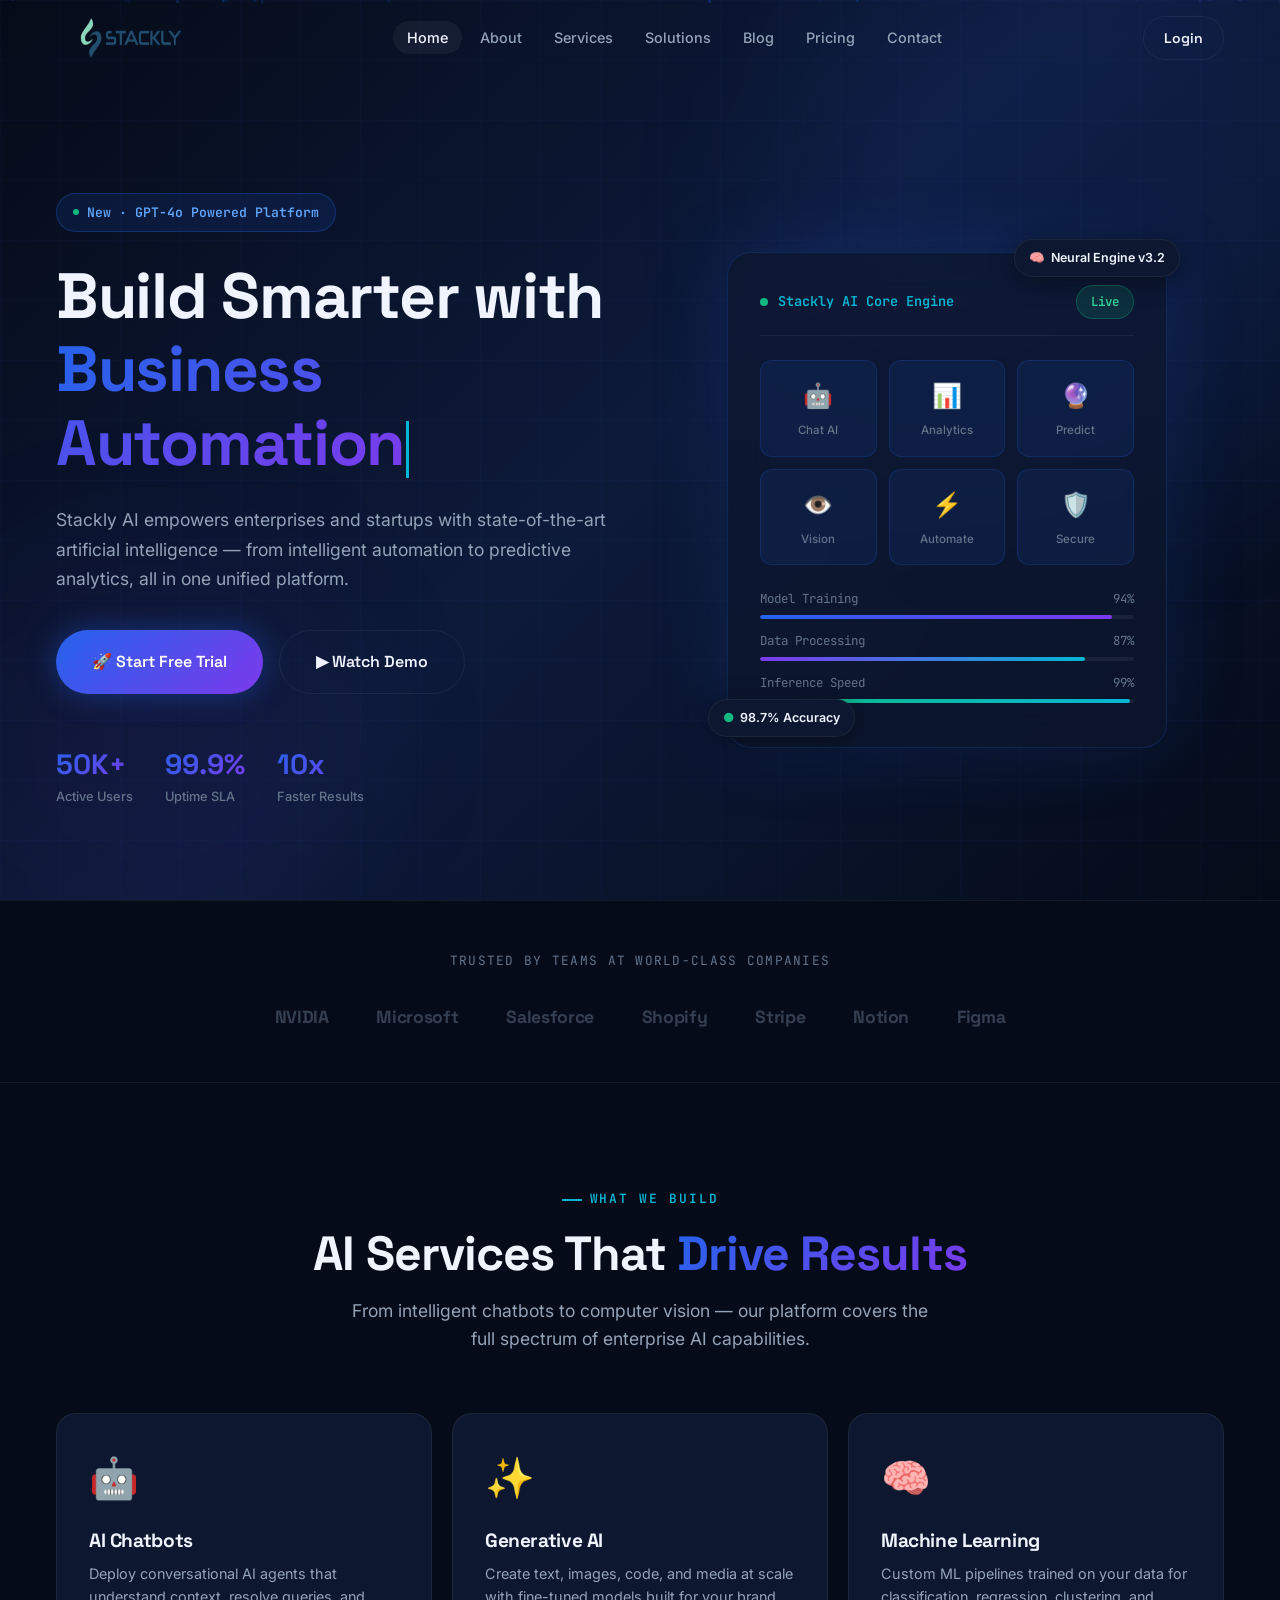
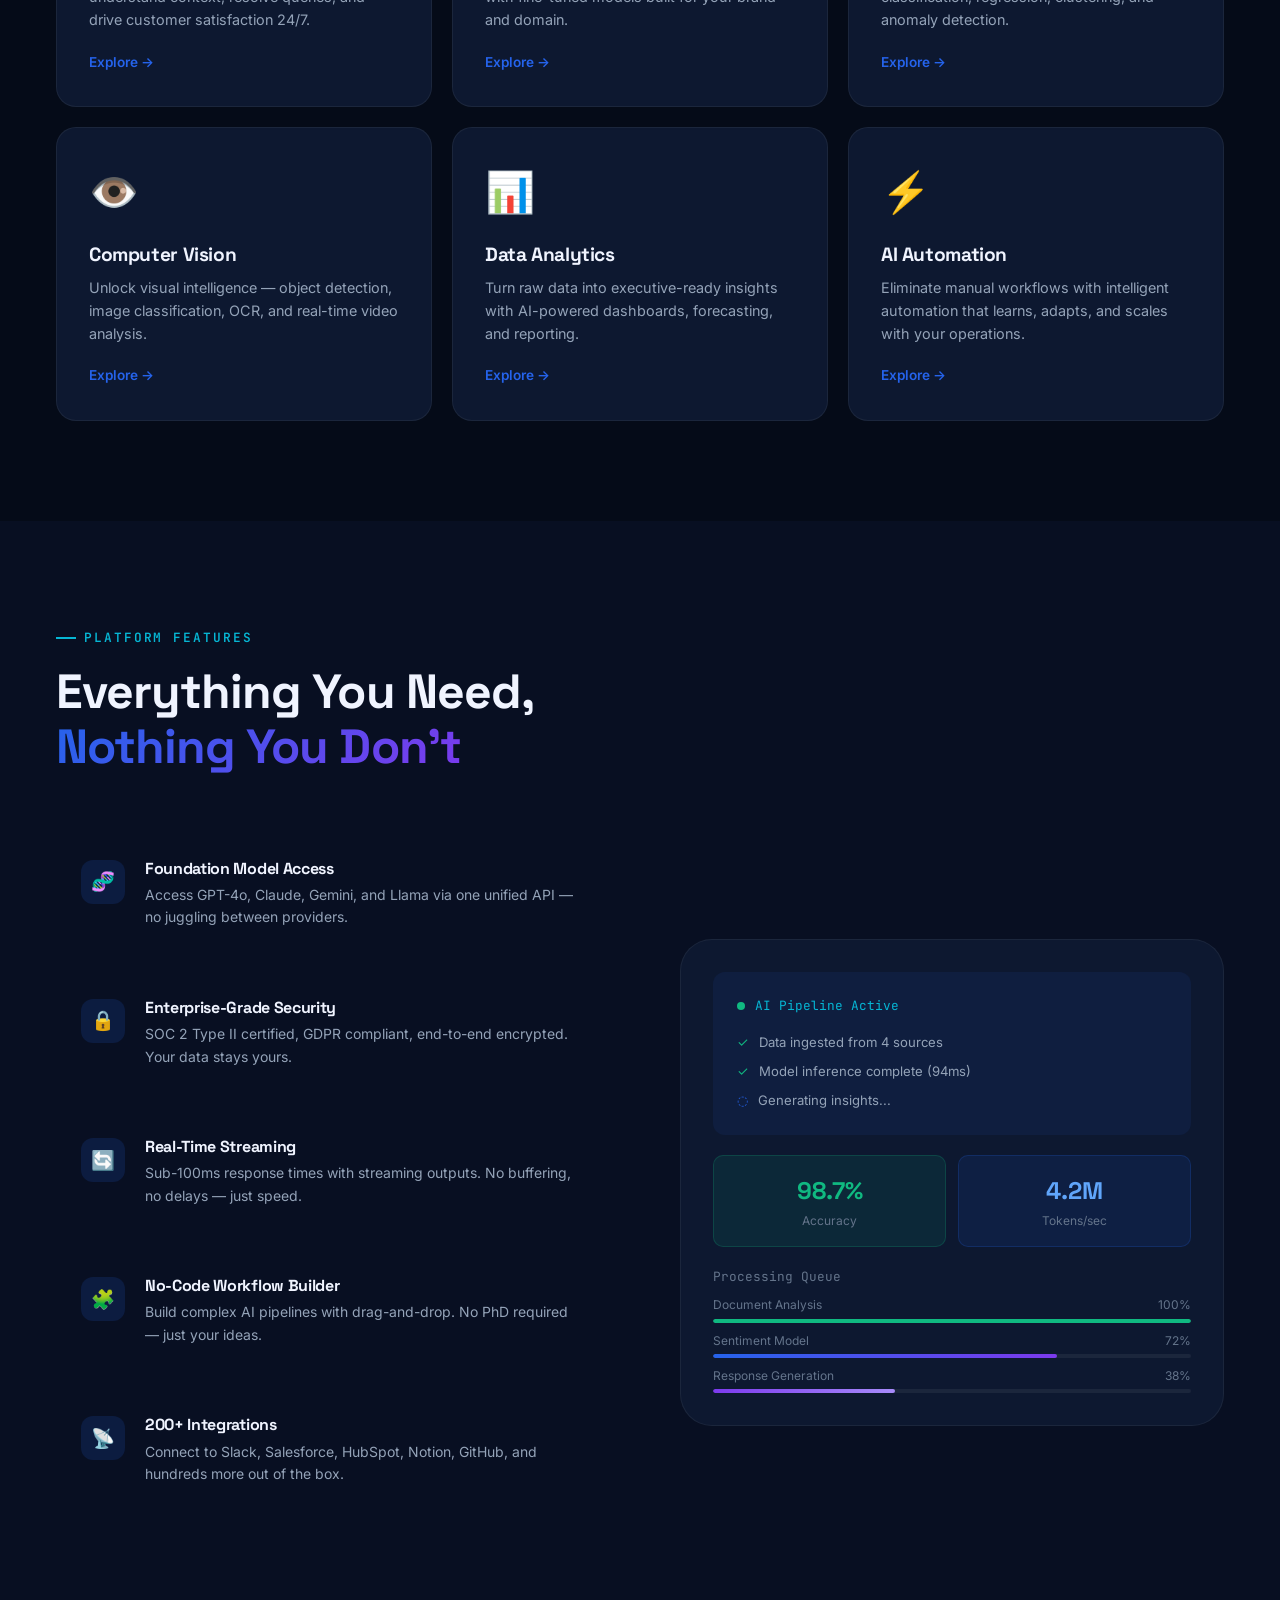
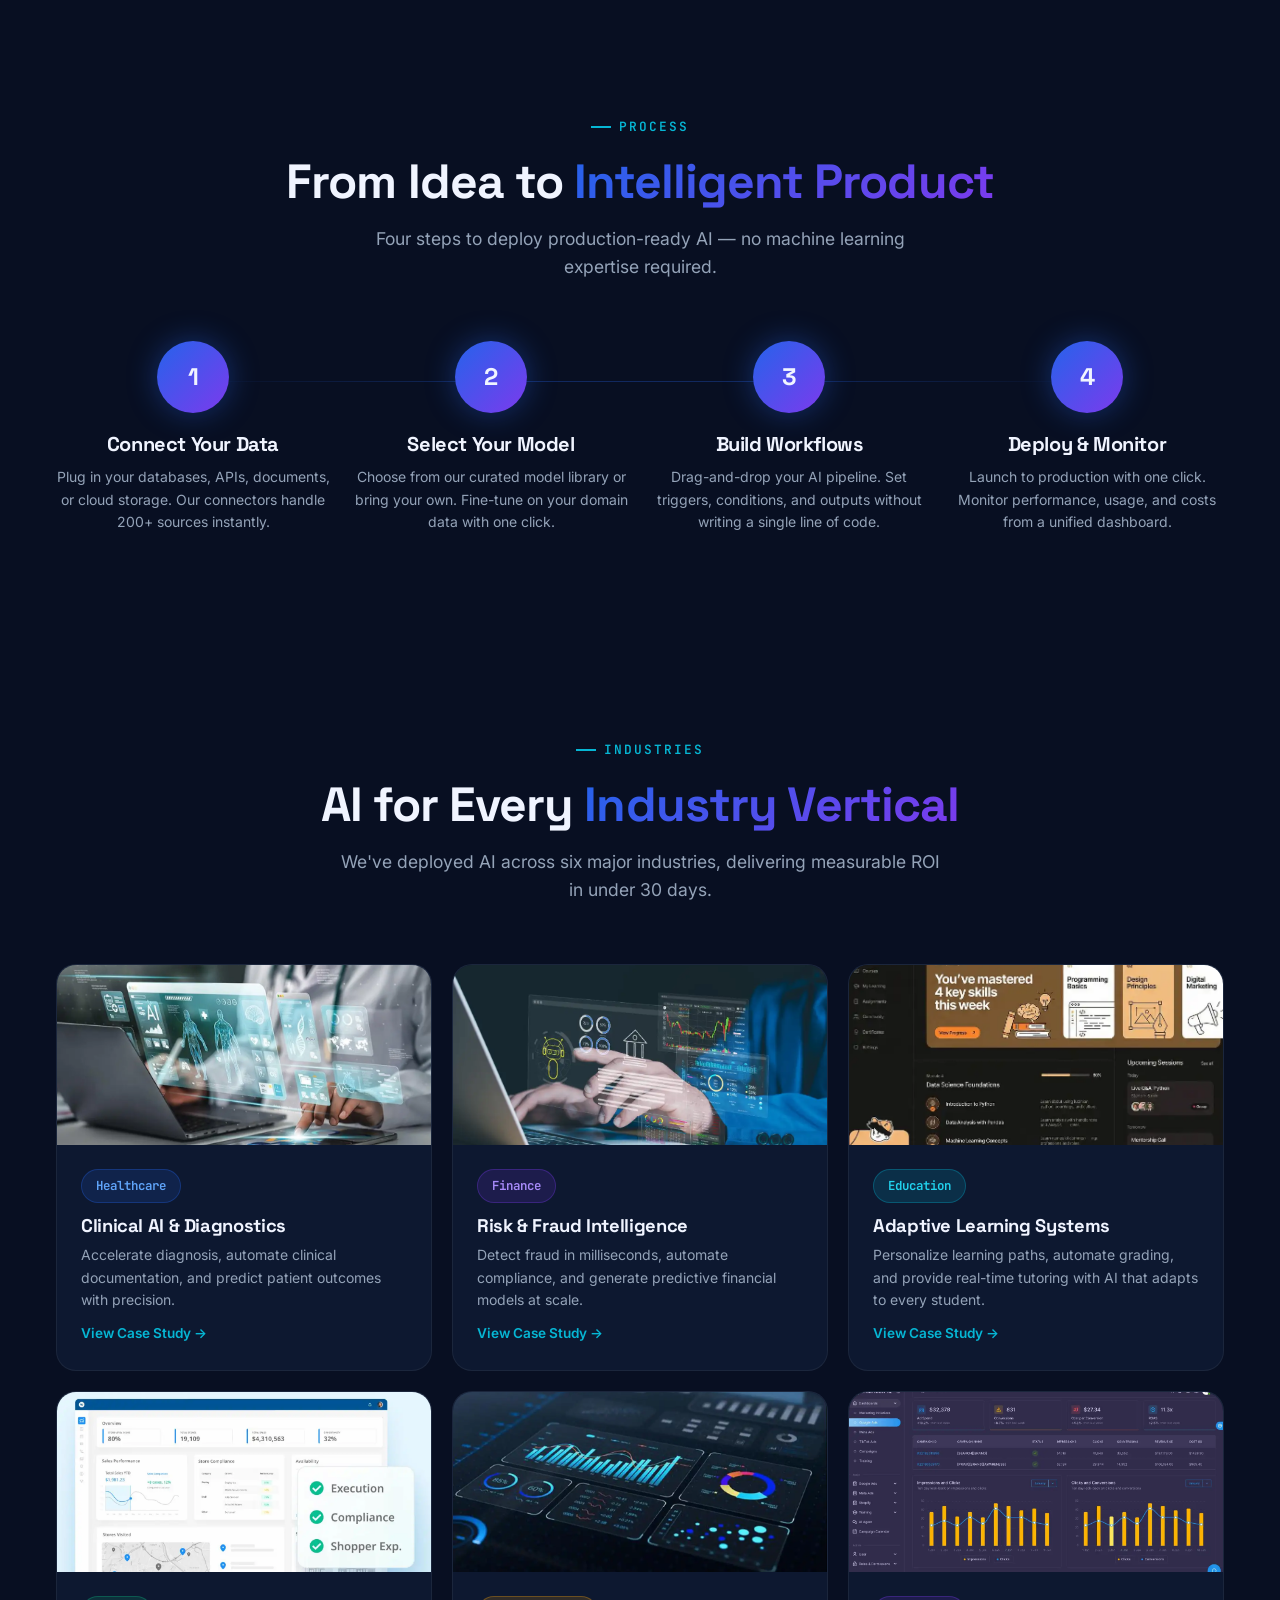
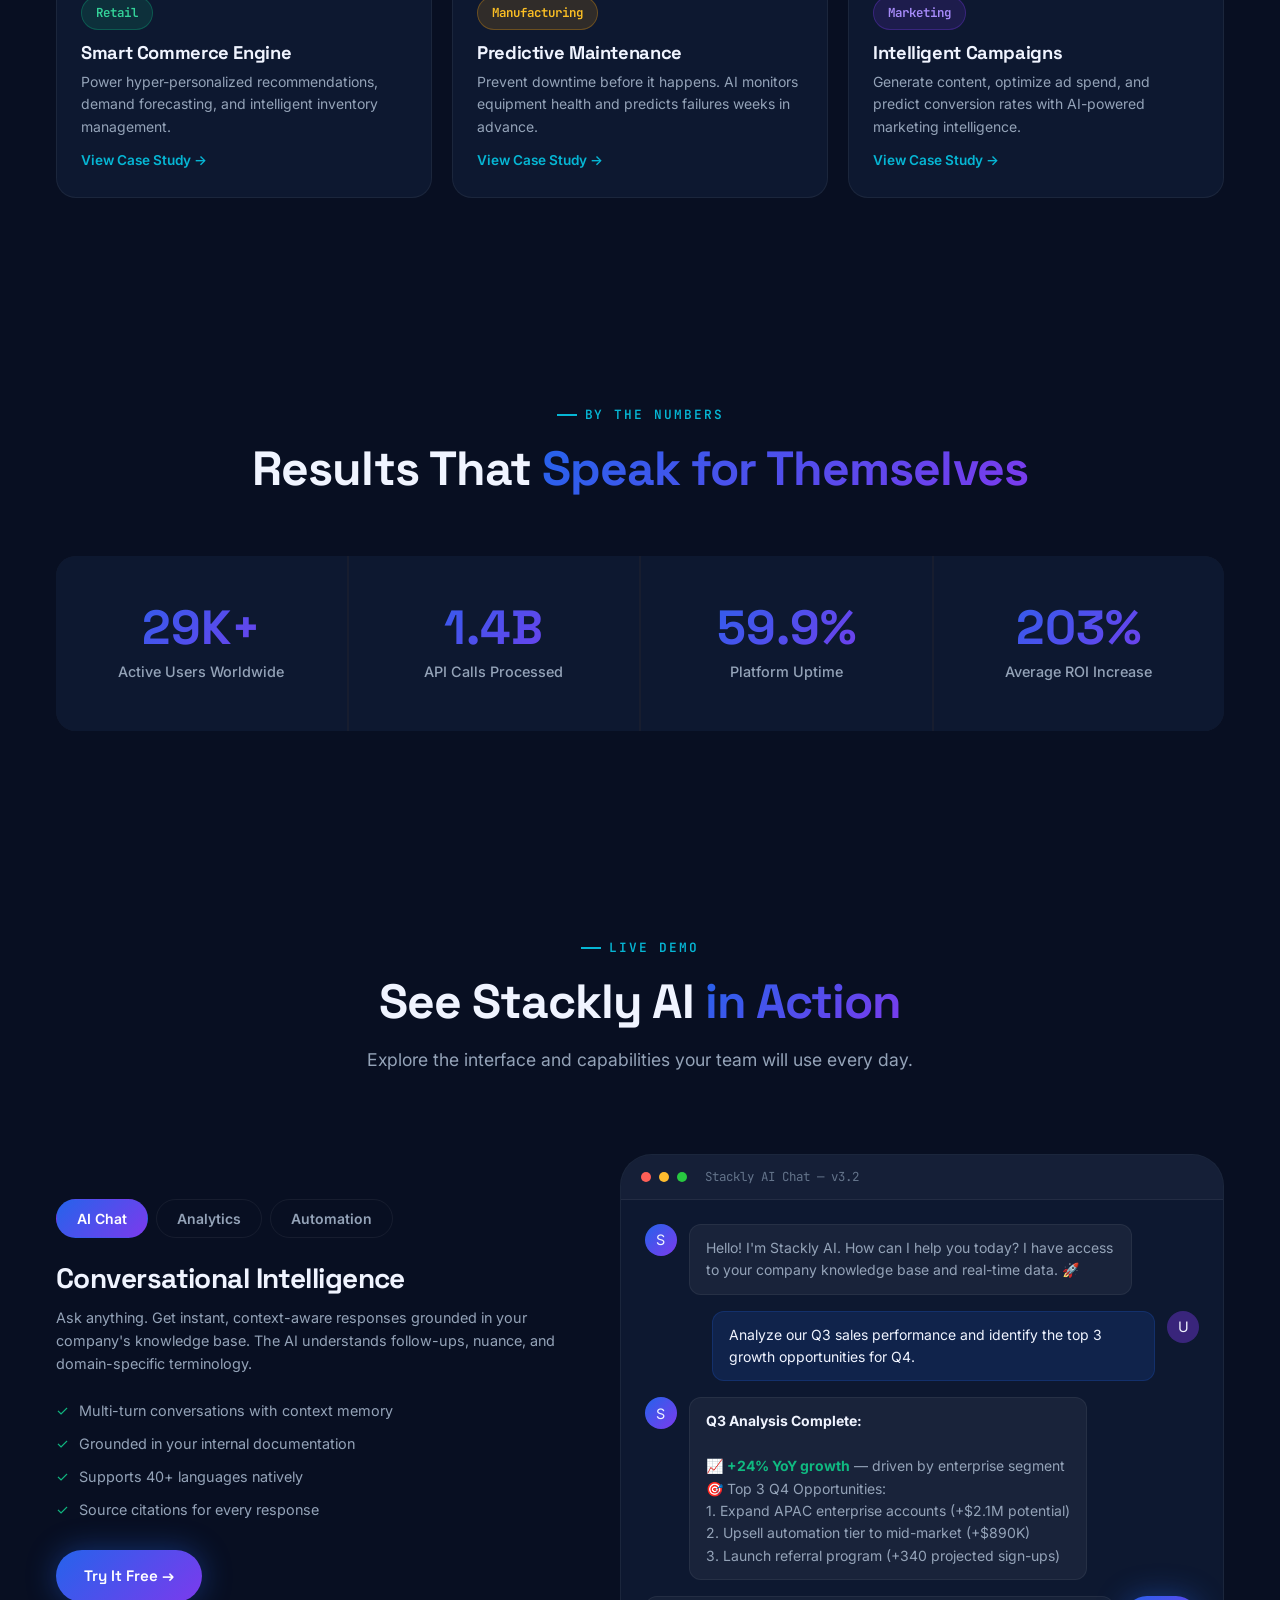
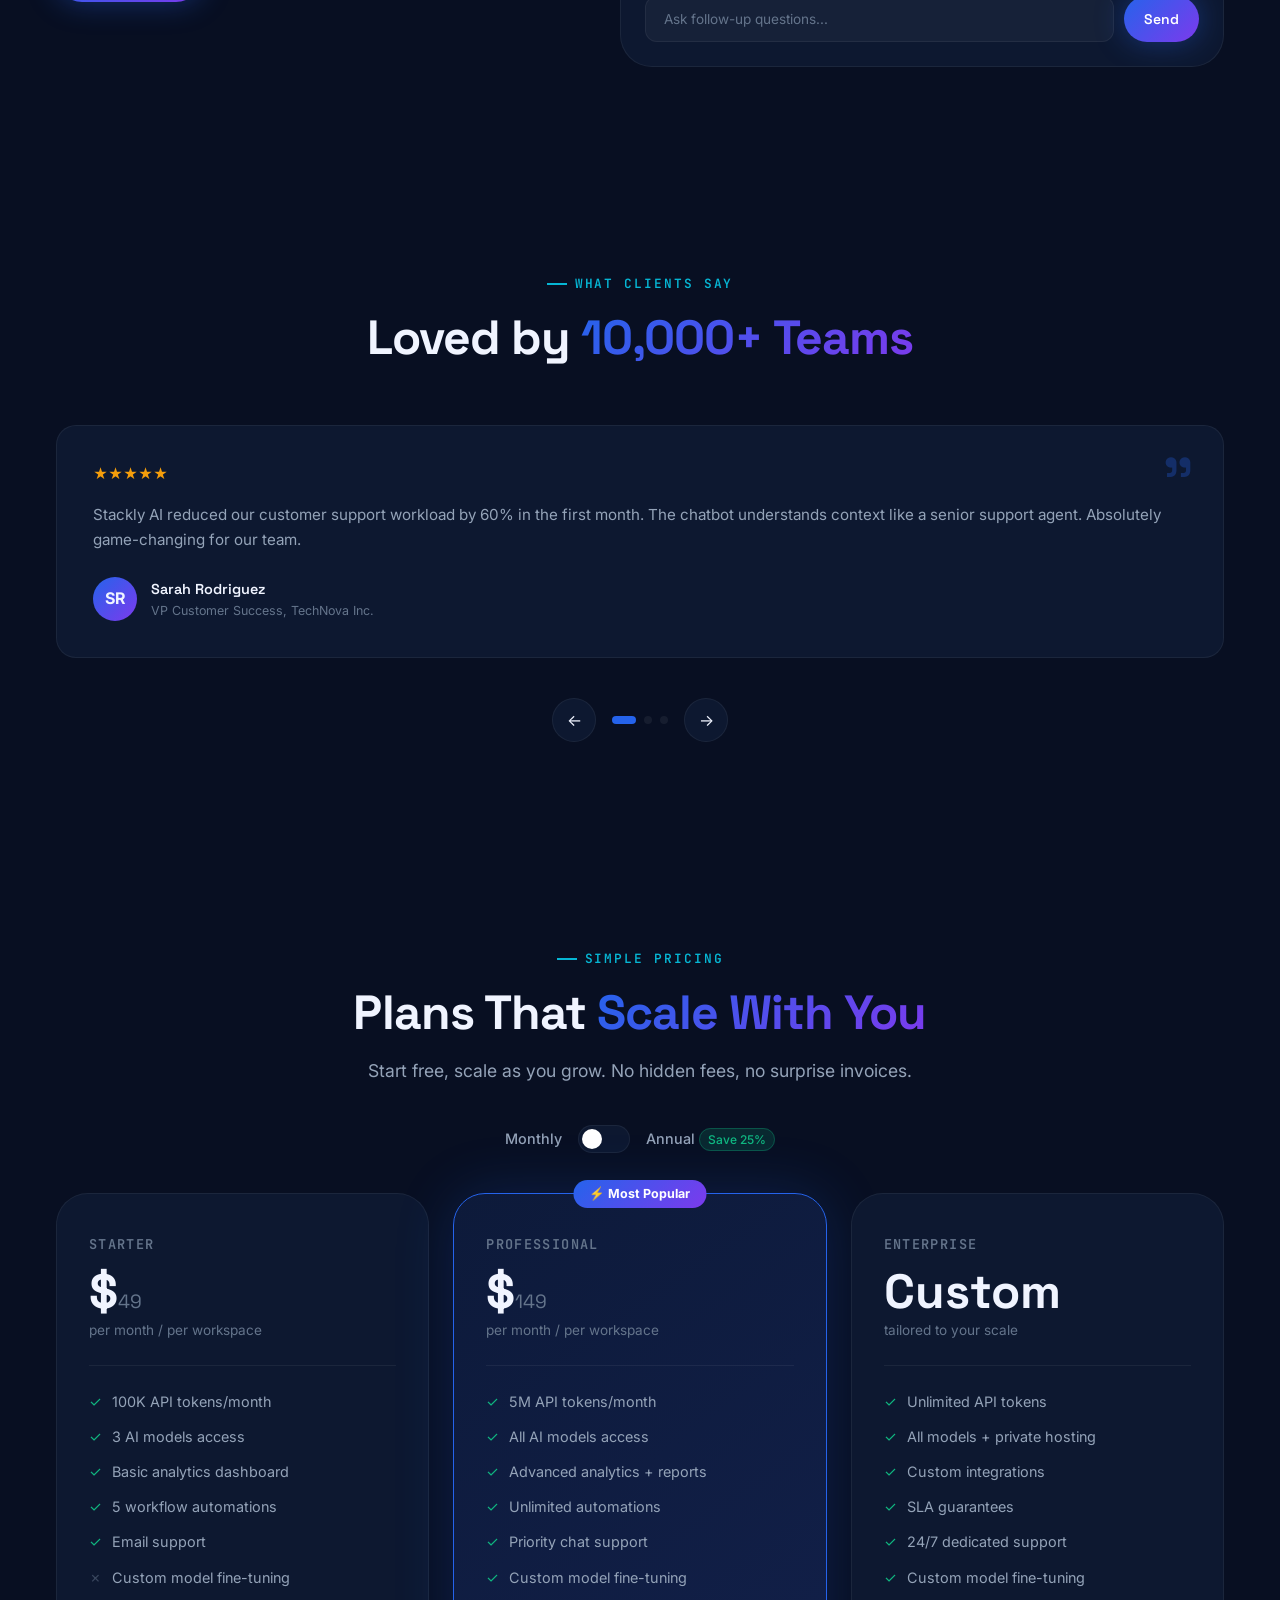
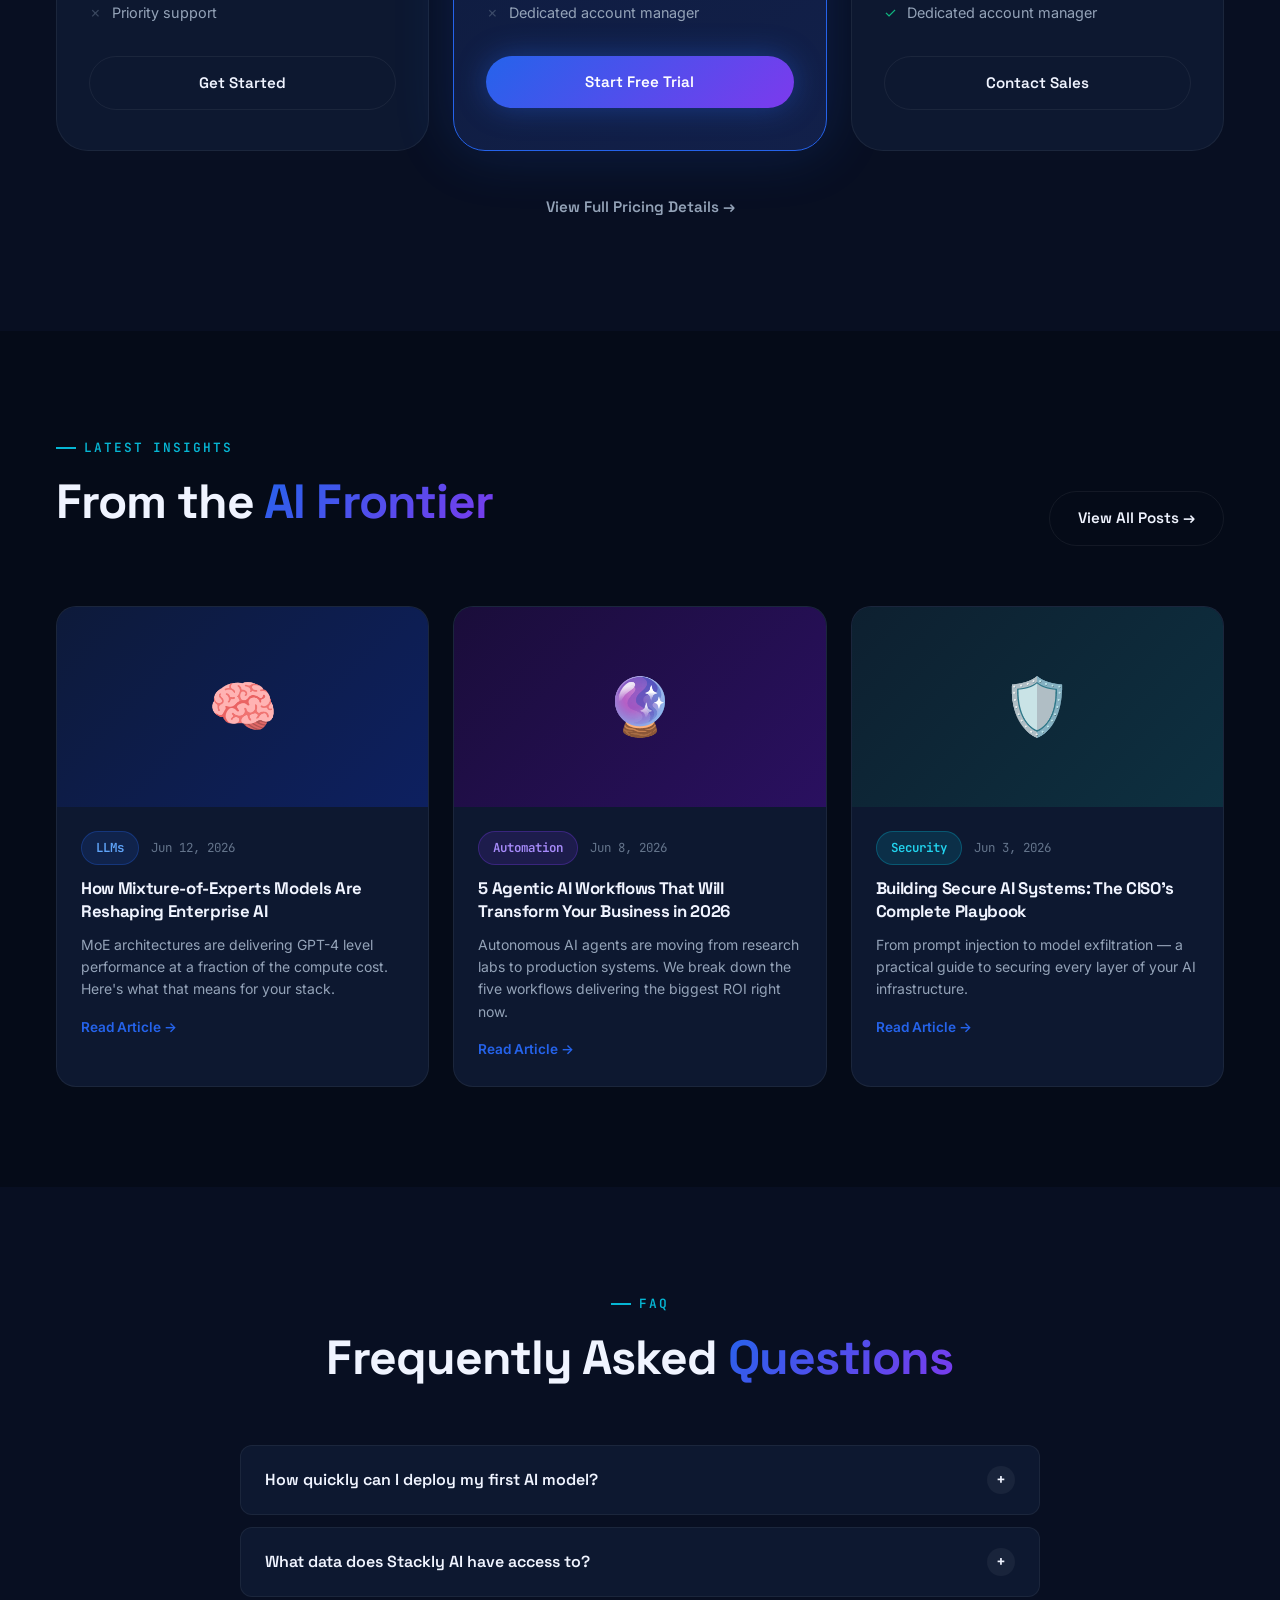
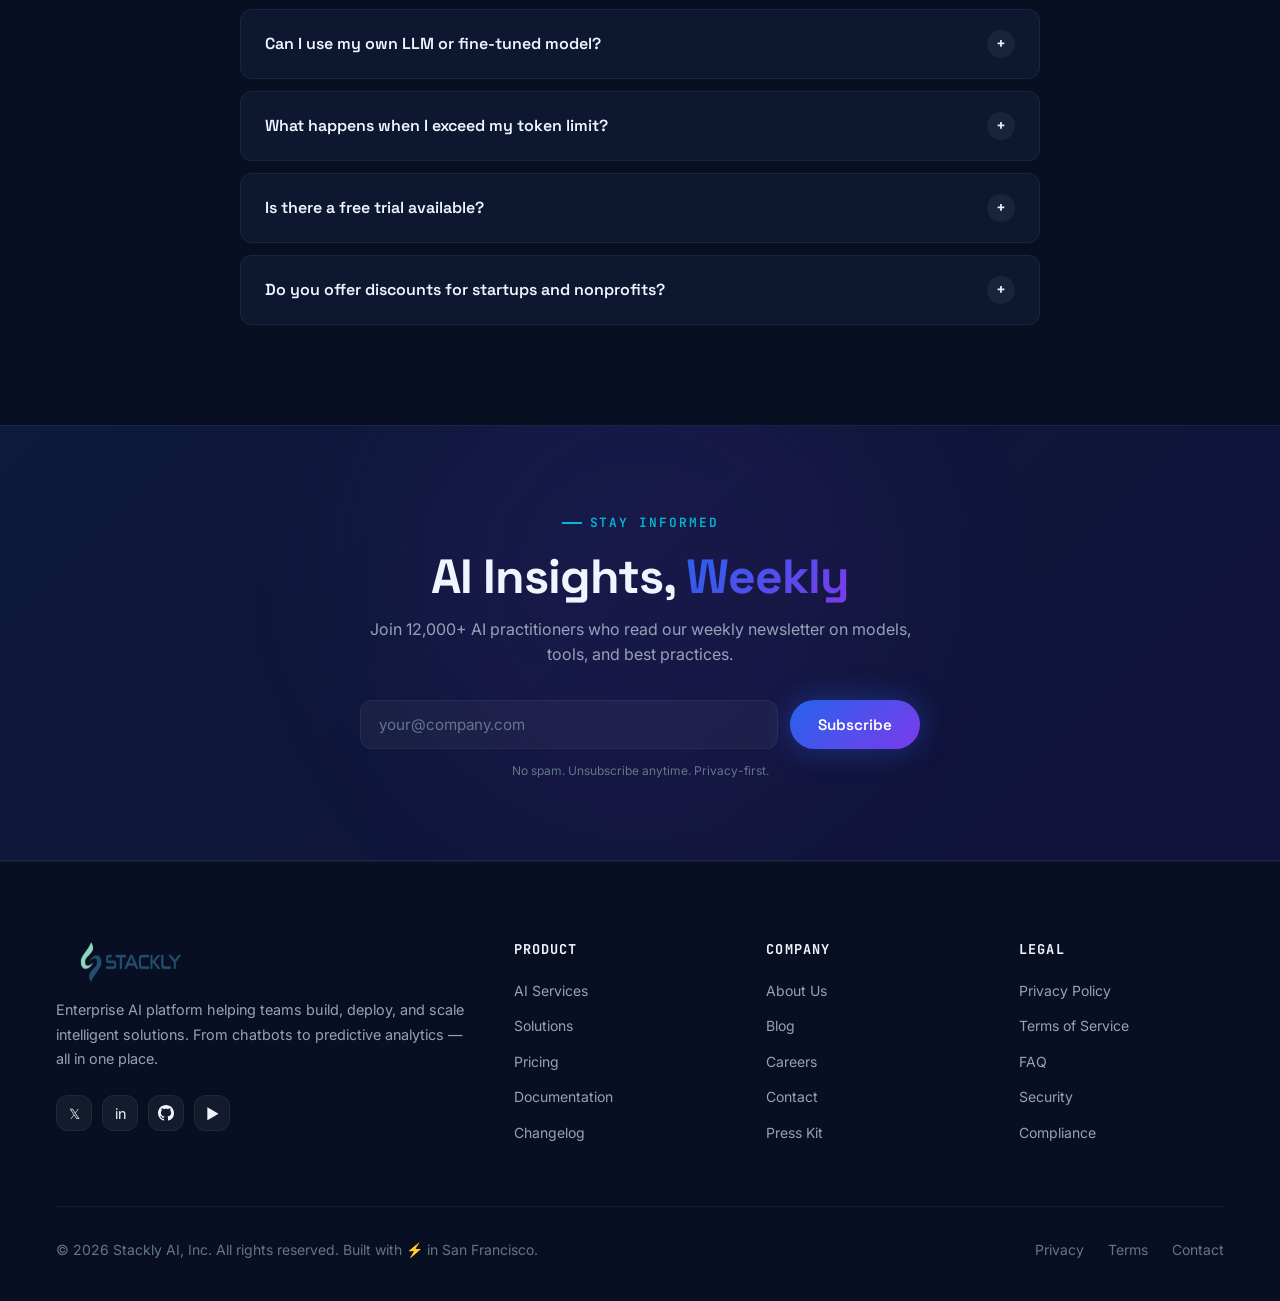
<file: index.html>
<!DOCTYPE html>
<html lang="en">
<head>
  <meta charset="UTF-8" />
  <meta name="viewport" content="width=device-width, initial-scale=1.0" />
  <meta name="description" content="Stackly AI - Transforming Ideas into Intelligent Solutions. Enterprise AI platform for automation, insights, and intelligent workflows." />
  <title>Stackly AI — Transforming Ideas into Intelligent Solutions</title>
  <link rel="stylesheet" href="style.css" />
</head>
<body>

<!-- Loading Screen -->
<div class="loading-screen" id="loading-screen">
  <div class="loading-logo">
    <a href="index.html" class="nav-logo"><img src="./images//logo-dark.webp" alt="STACKLY Logo" class="nav-logo-img" /></a>
  </div>
  <div class="loading-bar-track"><div class="loading-bar-fill"></div></div>
  <p style="font-size:0.8rem;color:var(--text-muted);font-family:var(--font-mono)">Initializing systems...</p>
</div>

<!-- Scroll Progress -->
<div id="scroll-progress"></div>

<!-- Back to Top -->
<button id="back-to-top" style="position:fixed;bottom:24px;right:24px;z-index:500;width:44px;height:44px;border-radius:50%;background:var(--gradient-primary);color:#fff;display:flex;align-items:center;justify-content:center;font-size:1rem;opacity:0;pointer-events:none;transition:all 0.3s;box-shadow:0 0 20px rgba(37,99,235,0.4);" title="Back to top">↑</button>

<!-- ========= NAVBAR ========= -->
<nav class="navbar" id="navbar">
  <div class="container">
    <div class="nav-inner">
      <a href="index.html" class="nav-logo"><img src="./images/logo-dark.webp" alt="STACKLY Logo" class="nav-logo-img" /></a>
        <!-- <div class="logo-icon">⚡</div>
        <span class="logo-text">Stackly <span>AI</span></span>
      </a> -->

      <ul class="nav-menu">
        <li><a href="index.html" class="nav-link">Home</a></li>
        <li><a href="about.html" class="nav-link">About</a></li>
        <li><a href="services.html" class="nav-link">Services</a></li>
        <li><a href="solutions.html" class="nav-link">Solutions</a></li>
        <li><a href="blog.html" class="nav-link">Blog</a></li>
        <li><a href="pricing.html" class="nav-link">Pricing</a></li>
        <li><a href="contact.html" class="nav-link">Contact</a></li>
      </ul>

      <div class="nav-actions">
        <a href="login.html" class="btn btn-outline btn-sm">Login</a>
        <!-- <a href="register.html" class="btn btn-primary btn-sm">Get Started</a> -->
        <button class="hamburger" aria-label="Open menu">
          <span></span><span></span><span></span>
        </button>
      </div>
    </div>
    <div class="mobile-nav" id="mobile-nav">
     <button class="mobile-nav-close">✕</button>

  <a href="index.html" class="nav-link">🏠 Home</a>
  <a href="about.html" class="nav-link">🏢 About</a>
  <a href="services.html" class="nav-link">⚙️ Services</a>
  <a href="solutions.html" class="nav-link">💡 Solutions</a>
  <a href="blog.html" class="nav-link">📝 Blog</a>
  <a href="pricing.html" class="nav-link">💰 Pricing</a>
  <a href="contact.html" class="nav-link">📬 Contact</a>
  <div style="margin-top:auto;display:flex;flex-direction:column;gap:12px;padding-top:24px;border-top:1px solid var(--border-subtle);">
    <a href="login.html" class="btn btn-outline" style="justify-content:center;">Login</a>
    <!-- <a href="register.html" class="btn btn-primary" style="justify-content:center;">Get Started Free</a> -->
  </div>
</div>
  </div>
</nav>

<!-- Mobile Nav -->


<!-- ========= HERO ========= -->
<section class="hero" id="home">
  <div class="hero-bg"></div>
  <div class="hero-grid"></div>
  <div class="particles" id="particles"></div>
  <div class="glow-orb" style="width:600px;height:600px;background:rgba(37,99,235,0.08);top:-100px;right:-100px;"></div>
  <div class="glow-orb" style="width:400px;height:400px;background:rgba(124,58,237,0.06);bottom:-50px;left:-50px;"></div>

  <div class="container">
    <div class="hero-content">
      <div class="hero-text">
        <div class="hero-badge" data-aos="fade-up">
          <span class="hero-badge-dot"></span>
          New · GPT-4o Powered Platform
        </div>

        <h1 data-aos="fade-up" data-aos-delay="100">
          Build Smarter with<br>
          <span class="gradient-text"><span class="typing-container"></span><span class="typing-cursor"></span></span>
        </h1>

        <p class="hero-desc" data-aos="fade-up" data-aos-delay="200">
          Stackly AI empowers enterprises and startups with state-of-the-art artificial intelligence — from intelligent automation to predictive analytics, all in one unified platform.
        </p>

        <div class="hero-cta" data-aos="fade-up" data-aos-delay="300">
          <a href="register.html" class="btn btn-primary btn-lg">
            🚀 Start Free Trial
          </a>
          <a href="404.html" class="btn btn-outline btn-lg">
            ▶ Watch Demo
          </a>
        </div>

        <div class="hero-stats" data-aos="fade-up" data-aos-delay="400">
          <div>
            <div class="hero-stat-num" data-count="50" data-suffix="K+">0</div>
            <div class="hero-stat-label">Active Users</div>
          </div>
          <div>
            <div class="hero-stat-num" data-count="99.9" data-suffix="%" >0</div>
            <div class="hero-stat-label">Uptime SLA</div>
          </div>
          <div>
            <div class="hero-stat-num" data-count="10" data-suffix="x">0</div>
            <div class="hero-stat-label">Faster Results</div>
          </div>
        </div>
      </div>

      <!-- Hero Visual -->
      <div class="hero-visual" data-aos="zoom-in" data-aos-delay="200">
        <div class="ai-brain-card">
          <div class="hero-chip" style="top:-14px;right:-14px;">
            <span>🧠</span> Neural Engine v3.2
          </div>
          <div class="hero-chip" style="bottom:10px;left:-20px;">
            <span style="color:var(--accent-green)">●</span> 98.7% Accuracy
          </div>

          <div class="ai-brain-header">
            <div class="ai-status-dot"></div>
            <span class="ai-brain-title">Stackly AI Core Engine</span>
            <div class="badge badge-green" style="margin-left:auto;">Live</div>
          </div>

          <div class="ai-nodes">
            <div class="ai-node">
              <div class="ai-node-icon">🤖</div>
              <div class="ai-node-label">Chat AI</div>
            </div>
            <div class="ai-node">
              <div class="ai-node-icon">📊</div>
              <div class="ai-node-label">Analytics</div>
            </div>
            <div class="ai-node">
              <div class="ai-node-icon">🔮</div>
              <div class="ai-node-label">Predict</div>
            </div>
            <div class="ai-node">
              <div class="ai-node-icon">👁️</div>
              <div class="ai-node-label">Vision</div>
            </div>
            <div class="ai-node">
              <div class="ai-node-icon">⚡</div>
              <div class="ai-node-label">Automate</div>
            </div>
            <div class="ai-node">
              <div class="ai-node-icon">🛡️</div>
              <div class="ai-node-label">Secure</div>
            </div>
          </div>

          <div class="ai-progress-bar">
            <div class="ai-progress-label"><span>Model Training</span><span>94%</span></div>
            <div class="ai-progress-track"><div class="ai-progress-fill" style="width:94%"></div></div>
          </div>
          <div class="ai-progress-bar">
            <div class="ai-progress-label"><span>Data Processing</span><span>87%</span></div>
            <div class="ai-progress-track"><div class="ai-progress-fill" style="width:87%;background:linear-gradient(90deg,#7c3aed,#06b6d4)"></div></div>
          </div>
          <div class="ai-progress-bar">
            <div class="ai-progress-label"><span>Inference Speed</span><span>99%</span></div>
            <div class="ai-progress-track"><div class="ai-progress-fill" style="width:99%;background:linear-gradient(90deg,#10b981,#06b6d4)"></div></div>
          </div>
        </div>
      </div>
    </div>
  </div>
</section>

<!-- ========= TRUSTED BY ========= -->
<section class="trusted">
  <div class="container">
    <p class="trusted-label">Trusted by teams at world-class companies</p>
    <div class="trusted-logos">
      <span class="trusted-logo">NVIDIA</span>
      <span class="trusted-logo">Microsoft</span>
      <span class="trusted-logo">Salesforce</span>
      <span class="trusted-logo">Shopify</span>
      <span class="trusted-logo">Stripe</span>
      <span class="trusted-logo">Notion</span>
      <span class="trusted-logo">Figma</span>
    </div>
  </div>
</section>

<!-- ========= SERVICES ========= -->
<section class="section" id="services">
  <div class="container">
    <div class="text-center" data-aos="fade-up">
      <span class="section-label">What We Build</span>
      <h2 class="section-title">AI Services That <span class="gradient-text">Drive Results</span></h2>
      <p class="section-sub">From intelligent chatbots to computer vision — our platform covers the full spectrum of enterprise AI capabilities.</p>
    </div>

    <div class="services-grid">
      <div class="service-card" data-aos="fade-up" data-aos-delay="100">
        <div class="service-icon">🤖</div>
        <h3>AI Chatbots</h3>
        <p>Deploy conversational AI agents that understand context, resolve queries, and drive customer satisfaction 24/7.</p>
        <a href="services.html" class="service-arrow">Explore → </a>
      </div>
      <div class="service-card" data-aos="fade-up" data-aos-delay="200">
        <div class="service-icon">✨</div>
        <h3>Generative AI</h3>
        <p>Create text, images, code, and media at scale with fine-tuned models built for your brand and domain.</p>
        <a href="services.html" class="service-arrow">Explore → </a>
      </div>
      <div class="service-card" data-aos="fade-up" data-aos-delay="300">
        <div class="service-icon">🧠</div>
        <h3>Machine Learning</h3>
        <p>Custom ML pipelines trained on your data for classification, regression, clustering, and anomaly detection.</p>
        <a href="services.html" class="service-arrow">Explore → </a>
      </div>
      <div class="service-card" data-aos="fade-up" data-aos-delay="100">
        <div class="service-icon">👁️</div>
        <h3>Computer Vision</h3>
        <p>Unlock visual intelligence — object detection, image classification, OCR, and real-time video analysis.</p>
        <a href="services.html" class="service-arrow">Explore → </a>
      </div>
      <div class="service-card" data-aos="fade-up" data-aos-delay="200">
        <div class="service-icon">📊</div>
        <h3>Data Analytics</h3>
        <p>Turn raw data into executive-ready insights with AI-powered dashboards, forecasting, and reporting.</p>
        <a href="services.html" class="service-arrow">Explore → </a>
      </div>
      <div class="service-card" data-aos="fade-up" data-aos-delay="300">
        <div class="service-icon">⚡</div>
        <h3>AI Automation</h3>
        <p>Eliminate manual workflows with intelligent automation that learns, adapts, and scales with your operations.</p>
        <a href="services.html" class="service-arrow">Explore → </a>
      </div>
    </div>
  </div>
</section>

<!-- ========= FEATURES ========= -->
<section class="section" style="background:var(--bg-secondary)" id="features">
  <div class="container">
    <div data-aos="fade-up">
      <span class="section-label">Platform Features</span>
      <h2 class="section-title">Everything You Need,<br><span class="gradient-text">Nothing You Don't</span></h2>
    </div>

    <div class="features-layout">
      <div class="feature-list">
        <div class="feature-item" data-aos="fade-right" data-aos-delay="100">
          <div class="feature-icon-sm">🧬</div>
          <div class="feature-content">
            <h4>Foundation Model Access</h4>
            <p>Access GPT-4o, Claude, Gemini, and Llama via one unified API — no juggling between providers.</p>
          </div>
        </div>
        <div class="feature-item" data-aos="fade-right" data-aos-delay="200">
          <div class="feature-icon-sm">🔒</div>
          <div class="feature-content">
            <h4>Enterprise-Grade Security</h4>
            <p>SOC 2 Type II certified, GDPR compliant, end-to-end encrypted. Your data stays yours.</p>
          </div>
        </div>
        <div class="feature-item" data-aos="fade-right" data-aos-delay="300">
          <div class="feature-icon-sm">🔄</div>
          <div class="feature-content">
            <h4>Real-Time Streaming</h4>
            <p>Sub-100ms response times with streaming outputs. No buffering, no delays — just speed.</p>
          </div>
        </div>
        <div class="feature-item" data-aos="fade-right" data-aos-delay="400">
          <div class="feature-icon-sm">🧩</div>
          <div class="feature-content">
            <h4>No-Code Workflow Builder</h4>
            <p>Build complex AI pipelines with drag-and-drop. No PhD required — just your ideas.</p>
          </div>
        </div>
        <div class="feature-item" data-aos="fade-right" data-aos-delay="500">
          <div class="feature-icon-sm">📡</div>
          <div class="feature-content">
            <h4>200+ Integrations</h4>
            <p>Connect to Slack, Salesforce, HubSpot, Notion, GitHub, and hundreds more out of the box.</p>
          </div>
        </div>
      </div>

      <div class="feature-visual" data-aos="fade-left" style="margin-top: 20px;" data-aos-delay="200">
        <div class="feature-demo-card">
          <div style="background:rgba(37,99,235,0.08);border-radius:12px;padding:24px;margin-bottom:20px;">
            <div style="display:flex;align-items:center;gap:10px;margin-bottom:16px;">
              <div style="width:8px;height:8px;border-radius:50%;background:var(--accent-green);animation:pulse 2s infinite;"></div>
              <span style="font-size:0.8rem;font-family:var(--font-mono);color:var(--accent-cyan);">AI Pipeline Active</span>
            </div>
            <div style="display:flex;flex-direction:column;gap:8px;">
              <div style="display:flex;align-items:center;gap:10px;font-size:0.82rem;color:var(--text-secondary);">
                <span style="color:var(--accent-green);">✓</span> Data ingested from 4 sources
              </div>
              <div style="display:flex;align-items:center;gap:10px;font-size:0.82rem;color:var(--text-secondary);">
                <span style="color:var(--accent-green);">✓</span> Model inference complete (94ms)
              </div>
              <div style="display:flex;align-items:center;gap:10px;font-size:0.82rem;color:var(--text-secondary);">
                <span style="color:var(--accent-blue);">◌</span> Generating insights...
              </div>
            </div>
          </div>

          <div style="display:grid;grid-template-columns:1fr 1fr;gap:12px;margin-bottom:20px;">
            <div style="background:rgba(16,185,129,0.1);border:1px solid rgba(16,185,129,0.2);border-radius:10px;padding:16px;text-align:center;">
              <div style="font-size:1.5rem;font-weight:700;font-family:var(--font-display);color:var(--accent-green);">98.7%</div>
              <div style="font-size:0.75rem;color:var(--text-muted);">Accuracy</div>
            </div>
            <div style="background:rgba(37,99,235,0.1);border:1px solid rgba(37,99,235,0.2);border-radius:10px;padding:16px;text-align:center;">
              <div style="font-size:1.5rem;font-weight:700;font-family:var(--font-display);color:#60a5fa;">4.2M</div>
              <div style="font-size:0.75rem;color:var(--text-muted);">Tokens/sec</div>
            </div>
          </div>

          <div style="font-size:0.8rem;color:var(--text-muted);font-family:var(--font-mono);margin-bottom:8px;">Processing Queue</div>
          <div style="display:flex;flex-direction:column;gap:8px;">
            <div>
              <div style="display:flex;justify-content:space-between;font-size:0.75rem;color:var(--text-muted);margin-bottom:4px;"><span>Document Analysis</span><span>100%</span></div>
              <div class="ai-progress-track"><div class="ai-progress-fill" style="width:100%;background:var(--accent-green)"></div></div>
            </div>
            <div>
              <div style="display:flex;justify-content:space-between;font-size:0.75rem;color:var(--text-muted);margin-bottom:4px;"><span>Sentiment Model</span><span>72%</span></div>
              <div class="ai-progress-track"><div class="ai-progress-fill" style="width:72%"></div></div>
            </div>
            <div>
              <div style="display:flex;justify-content:space-between;font-size:0.75rem;color:var(--text-muted);margin-bottom:4px;"><span>Response Generation</span><span>38%</span></div>
              <div class="ai-progress-track"><div class="ai-progress-fill" style="width:38%;background:linear-gradient(90deg,#7c3aed,#a78bfa)"></div></div>
            </div>
          </div>
        </div>
      </div>
    </div>
  </div>
</section>

<!-- ========= HOW IT WORKS ========= -->
<section class="section how-it-works" id="how-it-works">
  <div class="container">
    <div class="text-center" data-aos="fade-up">
      <span class="section-label">Process</span>
      <h2 class="section-title">From Idea to <span class="gradient-text">Intelligent Product</span></h2>
      <p class="section-sub">Four steps to deploy production-ready AI — no machine learning expertise required.</p>
    </div>

    <div class="steps-grid">
      <div class="step-card" data-aos="fade-up" data-aos-delay="100">
        <div class="step-number">1</div>
        <h4>Connect Your Data</h4>
        <p>Plug in your databases, APIs, documents, or cloud storage. Our connectors handle 200+ sources instantly.</p>
      </div>
      <div class="step-card" data-aos="fade-up" data-aos-delay="200">
        <div class="step-number">2</div>
        <h4>Select Your Model</h4>
        <p>Choose from our curated model library or bring your own. Fine-tune on your domain data with one click.</p>
      </div>
      <div class="step-card" data-aos="fade-up" data-aos-delay="300">
        <div class="step-number">3</div>
        <h4>Build Workflows</h4>
        <p>Drag-and-drop your AI pipeline. Set triggers, conditions, and outputs without writing a single line of code.</p>
      </div>
      <div class="step-card" data-aos="fade-up" data-aos-delay="400">
        <div class="step-number">4</div>
        <h4>Deploy & Monitor</h4>
        <p>Launch to production with one click. Monitor performance, usage, and costs from a unified dashboard.</p>
      </div>
    </div>
  </div>
</section>

<!-- ========= SOLUTIONS SHOWCASE ========= -->
<section class="section" style="background:var(--bg-secondary)" id="solutions">
  <div class="container">
    <div class="text-center" data-aos="fade-up">
      <span class="section-label">Industries</span>
      <h2 class="section-title">AI for Every <span class="gradient-text">Industry Vertical</span></h2>
      <p class="section-sub">We've deployed AI across six major industries, delivering measurable ROI in under 30 days.</p>
    </div>

    <div class="solutions-grid">
      <div class="solution-card" data-aos="fade-up" data-aos-delay="100">
        <div class="solution-img">
   <img src="images/healthcare.webp"
        alt="Healthcare AI"
        loading="lazy">
</div>
        <div class="solution-body">
          <div class="badge badge-blue" style="margin-bottom:12px;">Healthcare</div>
          <h3>Clinical AI & Diagnostics</h3>
          <p>Accelerate diagnosis, automate clinical documentation, and predict patient outcomes with precision.</p>
          <a href="solutions.html" class="service-arrow" style="color:var(--accent-cyan);margin-top:12px;display:inline-flex;align-items:center;gap:6px;font-size:0.85rem;font-weight:600;">View Case Study →</a>
        </div>
      </div>
      <div class="solution-card" data-aos="fade-up" data-aos-delay="200">
        <div class="solution-img">
   <img src="images/finance.webp"
        alt="Finance AI"
        loading="lazy">
</div>
        <div class="solution-body">
          <div class="badge badge-violet" style="margin-bottom:12px;">Finance</div>
          <h3>Risk & Fraud Intelligence</h3>
          <p>Detect fraud in milliseconds, automate compliance, and generate predictive financial models at scale.</p>
          <a href="solutions.html" class="service-arrow" style="color:var(--accent-cyan);margin-top:12px;display:inline-flex;align-items:center;gap:6px;font-size:0.85rem;font-weight:600;">View Case Study →</a>
        </div>
      </div>
      <div class="solution-card" data-aos="fade-up" data-aos-delay="300">
        <div class="solution-img">
   <img src="images/education.webp.webp"
        alt="Education AI"
        loading="lazy">
</div>
        <div class="solution-body">
          <div class="badge badge-cyan" style="margin-bottom:12px;">Education</div>
          <h3>Adaptive Learning Systems</h3>
          <p>Personalize learning paths, automate grading, and provide real-time tutoring with AI that adapts to every student.</p>
          <a href="solutions.html" class="service-arrow" style="color:var(--accent-cyan);margin-top:12px;display:inline-flex;align-items:center;gap:6px;font-size:0.85rem;font-weight:600;">View Case Study →</a>
        </div>
      </div>
      <div class="solution-card" data-aos="fade-up" data-aos-delay="100">
        <div class="solution-img">
   <img src="images/retail.webp"
        alt="Retail AI"
        loading="lazy">
</div>
        <div class="solution-body">
          <div class="badge badge-green" style="margin-bottom:12px;">Retail</div>
          <h3>Smart Commerce Engine</h3>
          <p>Power hyper-personalized recommendations, demand forecasting, and intelligent inventory management.</p>
          <a href="solutions.html" class="service-arrow" style="color:var(--accent-cyan);margin-top:12px;display:inline-flex;align-items:center;gap:6px;font-size:0.85rem;font-weight:600;">View Case Study →</a>
        </div>
      </div>
      <div class="solution-card" data-aos="fade-up" data-aos-delay="200">
        <div class="solution-img">
   <img src="images/manufacturing.webp"
        alt="Manufacturing AI"
        loading="lazy">
</div>
        <div class="solution-body">
          <div class="badge badge-gold" style="margin-bottom:12px;">Manufacturing</div>
          <h3>Predictive Maintenance</h3>
          <p>Prevent downtime before it happens. AI monitors equipment health and predicts failures weeks in advance.</p>
          <a href="solutions.html" class="service-arrow" style="color:var(--accent-cyan);margin-top:12px;display:inline-flex;align-items:center;gap:6px;font-size:0.85rem;font-weight:600;">View Case Study →</a>
        </div>
      </div>
      <div class="solution-card" data-aos="fade-up" data-aos-delay="300">
        <div class="solution-img">
   <img src="images/marketing.webp"
        alt="Marketing AI"
        loading="lazy">
</div>
        <div class="solution-body">
          <div class="badge badge-violet" style="margin-bottom:12px;">Marketing</div>
          <h3>Intelligent Campaigns</h3>
          <p>Generate content, optimize ad spend, and predict conversion rates with AI-powered marketing intelligence.</p>
          <a href="solutions.html" class="service-arrow" style="color:var(--accent-cyan);margin-top:12px;display:inline-flex;align-items:center;gap:6px;font-size:0.85rem;font-weight:600;">View Case Study →</a>
        </div>
      </div>
    </div>
  </div>
</section>

<!-- ========= STATISTICS ========= -->
<section class="section stats-section">
  <div class="container">
    <div class="text-center" data-aos="fade-up">
      <span class="section-label">By the Numbers</span>
      <h2 class="section-title">Results That <span class="gradient-text">Speak for Themselves</span></h2>
    </div>

    <div class="stats-grid" data-aos="zoom-in" data-aos-delay="100">
      <div class="stat-item">
        <div class="stat-number" data-count="50" data-suffix="K+">0</div>
        <div class="stat-label">Active Users Worldwide</div>
      </div>
      <div class="stat-item">
        <div class="stat-number" data-count="2.4" data-suffix="B">0</div>
        <div class="stat-label">API Calls Processed</div>
      </div>
      <div class="stat-item">
        <div class="stat-number" data-count="99.9" data-suffix="%">0</div>
        <div class="stat-label">Platform Uptime</div>
      </div>
      <div class="stat-item">
        <div class="stat-number" data-count="340" data-suffix="%">0</div>
        <div class="stat-label">Average ROI Increase</div>
      </div>
    </div>
  </div>
</section>

<!-- ========= PRODUCT DEMO ========= -->
<section class="section" id="demo" style="background:var(--bg-secondary)">
  <div class="container">
    <div class="text-center" data-aos="fade-up">
      <span class="section-label">Live Demo</span>
      <h2 class="section-title">See Stackly AI <span class="gradient-text">in Action</span></h2>
      <p class="section-sub">Explore the interface and capabilities your team will use every day.</p>
    </div>

    <div class="demo-layout">
      <div data-aos="fade-right">
        <div class="demo-tabs">
          <button class="demo-tab active" data-tab="chat">AI Chat</button>
          <button class="demo-tab" data-tab="analytics">Analytics</button>
          <button class="demo-tab" data-tab="automation">Automation</button>
        </div>

        <h3 style="margin-bottom:12px;">Conversational Intelligence</h3>
        <p style="margin-bottom:24px;font-size:0.9rem;color:var(--text-secondary);">Ask anything. Get instant, context-aware responses grounded in your company's knowledge base. The AI understands follow-ups, nuance, and domain-specific terminology.</p>

        <ul style="display:flex;flex-direction:column;gap:10px;margin-bottom:28px;">
          <li style="display:flex;align-items:center;gap:10px;font-size:0.9rem;color:var(--text-secondary);">
            <span style="color:var(--accent-green)">✓</span> Multi-turn conversations with context memory
          </li>
          <li style="display:flex;align-items:center;gap:10px;font-size:0.9rem;color:var(--text-secondary);">
            <span style="color:var(--accent-green)">✓</span> Grounded in your internal documentation
          </li>
          <li style="display:flex;align-items:center;gap:10px;font-size:0.9rem;color:var(--text-secondary);">
            <span style="color:var(--accent-green)">✓</span> Supports 40+ languages natively
          </li>
          <li style="display:flex;align-items:center;gap:10px;font-size:0.9rem;color:var(--text-secondary);">
            <span style="color:var(--accent-green)">✓</span> Source citations for every response
          </li>
        </ul>

        <a href="404.html" class="btn btn-primary">Try It Free →</a>
      </div>

      <div style="margin-top: 20px;" data-aos="fade-left" data-aos-delay="100">
        <div class="demo-screen">
          <div class="demo-topbar">
            <div class="demo-dot" style="background:#ff5f57;"></div>
            <div class="demo-dot" style="background:#febc2e;"></div>
            <div class="demo-dot" style="background:#28c840;"></div>
            <span style="font-size:0.78rem;color:var(--text-muted);font-family:var(--font-mono);margin-left:10px;">Stackly AI Chat — v3.2</span>
          </div>
          <div class="demo-body demo-pane" data-pane="chat">
            <div class="chat-msg">
              <div class="chat-avatar">S</div>
              <div class="chat-bubble">Hello! I'm Stackly AI. How can I help you today? I have access to your company knowledge base and real-time data. 🚀</div>
            </div>
            <div class="chat-msg" style="flex-direction:row-reverse;">
              <div class="chat-avatar" style="background:rgba(124,58,237,0.4);">U</div>
              <div class="chat-bubble user">Analyze our Q3 sales performance and identify the top 3 growth opportunities for Q4.</div>
            </div>
            <div class="chat-msg">
              <div class="chat-avatar">S</div>
              <div class="chat-bubble">
                <strong style="color:var(--text-primary);">Q3 Analysis Complete:</strong><br><br>
                📈 <strong style="color:var(--accent-green);">+24% YoY growth</strong> — driven by enterprise segment<br>
                🎯 Top 3 Q4 Opportunities:<br>
                1. Expand APAC enterprise accounts (+$2.1M potential)<br>
                2. Upsell automation tier to mid-market (+$890K)<br>
                3. Launch referral program (+340 projected sign-ups)
              </div>
            </div>
            <div style="display:flex;gap:10px;margin-top:16px;">
              <input class="form-input" placeholder="Ask follow-up questions..." style="flex:1;font-size:0.85rem;" />
              <button class="btn btn-primary btn-sm">Send</button>
            </div>
          </div>
        </div>
      </div>
    </div>
  </div>
</section>

<!-- ========= TESTIMONIALS ========= -->
<section class="section testimonials" id="testimonials">
  <div class="container">
    <div class="text-center" data-aos="fade-up">
      <span class="section-label">What Clients Say</span>
      <h2 class="section-title">Loved by <span class="gradient-text">10,000+ Teams</span></h2>
    </div>

    <div class="testimonial-slider" data-aos="fade-up" data-aos-delay="100">
      <div class="testimonial-track">
        <div class="testimonial-card">
          <div class="stars">★★★★★</div>
          <p class="testimonial-text">Stackly AI reduced our customer support workload by 60% in the first month. The chatbot understands context like a senior support agent. Absolutely game-changing for our team.</p>
          <div class="testimonial-author">
            <div class="author-avatar">SR</div>
            <div>
              <div class="author-name">Sarah Rodriguez</div>
              <div class="author-role">VP Customer Success, TechNova Inc.</div>
            </div>
          </div>
        </div>
        <div class="testimonial-card">
          <div class="stars">★★★★★</div>
          <p class="testimonial-text">We deployed a fraud detection model in 3 weeks — something that used to take 6 months. The ROI was immediate. Stackly AI is now central to our entire fintech operation.</p>
          <div class="testimonial-author">
            <div class="author-avatar">MC</div>
            <div>
              <div class="author-name">Marcus Chen</div>
              <div class="author-role">CTO, PayShield Financial</div>
            </div>
          </div>
        </div>
        <div class="testimonial-card">
          <div class="stars">★★★★★</div>
          <p class="testimonial-text">The no-code workflow builder is remarkable. Our operations team built a complete AI pipeline with zero engineering support. Stackly AI democratized AI for our whole company.</p>
          <div class="testimonial-author">
            <div class="author-avatar">AL</div>
            <div>
              <div class="author-name">Aisha Lawson</div>
              <div class="author-role">Head of Operations, ScaleRetail</div>
            </div>
          </div>
        </div>
        <div class="testimonial-card">
          <div class="stars">★★★★★</div>
          <p class="testimonial-text">Our AI-powered learning platform serves 200K students. Stackly AI handles personalization, grading automation, and content generation. The accuracy is extraordinary.</p>
          <div class="testimonial-author">
            <div class="author-avatar">JP</div>
            <div>
              <div class="author-name">James Park</div>
              <div class="author-role">Co-Founder, EduFuture</div>
            </div>
          </div>
        </div>
        <div class="testimonial-card">
          <div class="stars">★★★★★</div>
          <p class="testimonial-text">Predictive maintenance on our factory floor went live in 2 weeks. We've prevented 11 major equipment failures since deployment, saving over $2M in unplanned downtime.</p>
          <div class="testimonial-author">
            <div class="author-avatar">NG</div>
            <div>
              <div class="author-name">Nina Gupta</div>
              <div class="author-role">Plant Director, PrecisionMfg</div>
            </div>
          </div>
        </div>
      </div>
    </div>

    <div class="slider-controls">
      <button class="slider-btn slider-prev">←</button>
      <div class="slider-dots">
        <div class="slider-dot active"></div>
        <div class="slider-dot"></div>
        <div class="slider-dot"></div>
      </div>
      <button class="slider-btn slider-next">→</button>
    </div>
  </div>
</section>

<!-- ========= PRICING PREVIEW ========= -->
<section class="section" id="pricing" style="background:var(--bg-secondary)">
  <div class="container">
    <div class="text-center" data-aos="fade-up">
      <span class="section-label">Simple Pricing</span>
      <h2 class="section-title">Plans That <span class="gradient-text">Scale With You</span></h2>
      <p class="section-sub">Start free, scale as you grow. No hidden fees, no surprise invoices.</p>
    </div>

    <div class="pricing-toggle" data-aos="fade-up" data-aos-delay="100">
      <span class="pricing-toggle-label">Monthly</span>
      <div class="toggle-switch" id="billing-toggle">
        <div class="toggle-knob"></div>
      </div>
      <span class="pricing-toggle-label">Annual <span class="save-badge">Save 25%</span></span>
    </div>

    <div class="pricing-grid">
      <div class="pricing-card" data-aos="fade-up" data-aos-delay="100">
        <div class="pricing-plan">Starter</div>
        <div class="pricing-price">$<span data-monthly="49" data-annual="37">49</span></div>
        <div class="pricing-period">per month / per workspace</div>
        <div class="pricing-divider"></div>
        <ul class="pricing-features">
          <li><span class="pricing-check">✓</span> 100K API tokens/month</li>
          <li><span class="pricing-check">✓</span> 3 AI models access</li>
          <li><span class="pricing-check">✓</span> Basic analytics dashboard</li>
          <li><span class="pricing-check">✓</span> 5 workflow automations</li>
          <li><span class="pricing-check">✓</span> Email support</li>
          <li><span class="pricing-cross">✗</span> Custom model fine-tuning</li>
          <li><span class="pricing-cross">✗</span> Priority support</li>
        </ul>
        <a href="404.html" class="btn btn-outline" style="width:100%;justify-content:center;">Get Started</a>
      </div>

      <div class="pricing-card featured" data-aos="fade-up" data-aos-delay="200">
        <div class="pricing-popular">⚡ Most Popular</div>
        <div class="pricing-plan">Professional</div>
        <div class="pricing-price">$<span data-monthly="149" data-annual="112">149</span></div>
        <div class="pricing-period">per month / per workspace</div>
        <div class="pricing-divider"></div>
        <ul class="pricing-features">
          <li><span class="pricing-check">✓</span> 5M API tokens/month</li>
          <li><span class="pricing-check">✓</span> All AI models access</li>
          <li><span class="pricing-check">✓</span> Advanced analytics + reports</li>
          <li><span class="pricing-check">✓</span> Unlimited automations</li>
          <li><span class="pricing-check">✓</span> Priority chat support</li>
          <li><span class="pricing-check">✓</span> Custom model fine-tuning</li>
          <li><span class="pricing-cross">✗</span> Dedicated account manager</li>
        </ul>
        <a href="404.html" class="btn btn-primary" style="width:100%;justify-content:center;">Start Free Trial</a>
      </div>

      <div class="pricing-card" data-aos="fade-up" data-aos-delay="300">
        <div class="pricing-plan">Enterprise</div>
        <div class="pricing-price">Custom</div>
        <div class="pricing-period">tailored to your scale</div>
        <div class="pricing-divider"></div>
        <ul class="pricing-features">
          <li><span class="pricing-check">✓</span> Unlimited API tokens</li>
          <li><span class="pricing-check">✓</span> All models + private hosting</li>
          <li><span class="pricing-check">✓</span> Custom integrations</li>
          <li><span class="pricing-check">✓</span> SLA guarantees</li>
          <li><span class="pricing-check">✓</span> 24/7 dedicated support</li>
          <li><span class="pricing-check">✓</span> Custom model fine-tuning</li>
          <li><span class="pricing-check">✓</span> Dedicated account manager</li>
        </ul>
        <a href="404.html" class="btn btn-outline" style="width:100%;justify-content:center;">Contact Sales</a>
      </div>
    </div>

    <div style="text-align:center;margin-top:32px;" data-aos="fade-up">
      <a href="pricing.html" class="btn btn-ghost">View Full Pricing Details →</a>
    </div>
  </div>
</section>

<!-- ========= BLOG ========= -->
<section class="section" id="blog">
  <div class="container">
    <div style="display:flex;align-items:flex-end;justify-content:space-between;margin-bottom:60px;flex-wrap:wrap;gap:20px;" data-aos="fade-up">
      <div>
        <span class="section-label">Latest Insights</span>
        <h2 class="section-title">From the <span class="gradient-text">AI Frontier</span></h2>
      </div>
      <a href="blog.html" class="btn btn-outline">View All Posts →</a>
    </div>

    <div class="blog-grid">
      <div class="blog-card" data-aos="fade-up" data-aos-delay="100">
        <div class="blog-img grad-blue"><span>🧠</span></div>
        <div class="blog-body">
          <div class="blog-meta">
            <span class="badge badge-blue">LLMs</span>
            <span class="blog-date">Jun 12, 2026</span>
          </div>
          <h3>How Mixture-of-Experts Models Are Reshaping Enterprise AI</h3>
          <p>MoE architectures are delivering GPT-4 level performance at a fraction of the compute cost. Here's what that means for your stack.</p>
          <a href="blog.html" class="blog-read-more">Read Article →</a>
        </div>
      </div>
      <div class="blog-card" data-aos="fade-up" data-aos-delay="200">
        <div class="blog-img grad-violet"><span>🔮</span></div>
        <div class="blog-body">
          <div class="blog-meta">
            <span class="badge badge-violet">Automation</span>
            <span class="blog-date">Jun 8, 2026</span>
          </div>
          <h3>5 Agentic AI Workflows That Will Transform Your Business in 2026</h3>
          <p>Autonomous AI agents are moving from research labs to production systems. We break down the five workflows delivering the biggest ROI right now.</p>
          <a href="blog.html" class="blog-read-more">Read Article →</a>
        </div>
      </div>
      <div class="blog-card" data-aos="fade-up" data-aos-delay="300">
        <div class="blog-img grad-teal"><span>🛡️</span></div>
        <div class="blog-body">
          <div class="blog-meta">
            <span class="badge badge-cyan">Security</span>
            <span class="blog-date">Jun 3, 2026</span>
          </div>
          <h3>Building Secure AI Systems: The CISO's Complete Playbook</h3>
          <p>From prompt injection to model exfiltration — a practical guide to securing every layer of your AI infrastructure.</p>
          <a href="blog.html" class="blog-read-more">Read Article →</a>
        </div>
      </div>
    </div>
  </div>
</section>

<!-- ========= FAQ ========= -->
<section class="section" style="background:var(--bg-secondary)" id="faq">
  <div class="container">
    <div class="text-center" data-aos="fade-up">
      <span class="section-label">FAQ</span>
      <h2 class="section-title">Frequently Asked <span class="gradient-text">Questions</span></h2>
    </div>

    <div class="faq-grid" data-aos="fade-up" data-aos-delay="100">
      <div class="faq-item">
        <div class="faq-question">How quickly can I deploy my first AI model? <div class="faq-icon">+</div></div>
        <div class="faq-answer"><div class="faq-answer-inner">Most users deploy their first production model within 48 hours of signing up. Our guided setup wizard walks you through data connection, model selection, and workflow configuration step by step. No machine learning experience required.</div></div>
      </div>
      <div class="faq-item">
        <div class="faq-question">What data does Stackly AI have access to? <div class="faq-icon">+</div></div>
        <div class="faq-answer"><div class="faq-answer-inner">Stackly AI only accesses data you explicitly connect. Your data is encrypted at rest and in transit, never used to train shared models, and fully owned by you. We're SOC 2 Type II certified and GDPR compliant.</div></div>
      </div>
      <div class="faq-item">
        <div class="faq-question">Can I use my own LLM or fine-tuned model? <div class="faq-icon">+</div></div>
        <div class="faq-answer"><div class="faq-answer-inner">Yes. You can bring your own models from Hugging Face, Azure OpenAI, AWS Bedrock, or any custom API endpoint. Stackly AI also supports fine-tuning on Professional and Enterprise plans.</div></div>
      </div>
      <div class="faq-item">
        <div class="faq-question">What happens when I exceed my token limit? <div class="faq-icon">+</div></div>
        <div class="faq-answer"><div class="faq-answer-inner">You'll receive an email notification at 80% and 95% usage. After hitting your limit, you can either upgrade your plan, purchase a token top-up, or wait for the monthly reset. We never cut off service mid-conversation.</div></div>
      </div>
      <div class="faq-item">
        <div class="faq-question">Is there a free trial available? <div class="faq-icon">+</div></div>
        <div class="faq-answer"><div class="faq-answer-inner">Yes — all plans come with a 14-day free trial, no credit card required. You get full access to Professional plan features so you can evaluate the platform with real workloads before committing.</div></div>
      </div>
      <div class="faq-item">
        <div class="faq-question">Do you offer discounts for startups and nonprofits? <div class="faq-icon">+</div></div>
        <div class="faq-answer"><div class="faq-answer-inner">Yes. We offer 50% off on all plans for qualifying startups (under 3 years old, under $2M raised) and nonprofits. Contact our sales team with documentation and we'll apply the discount within 24 hours.</div></div>
      </div>
    </div>
  </div>
</section>

<!-- ========= NEWSLETTER ========= -->
<section class="newsletter">
  <div class="glow-orb" style="width:500px;height:500px;background:rgba(124,58,237,0.08);top:-100px;left:50%;transform:translateX(-50%);"></div>
  <div class="container">
    <div class="newsletter-inner" data-aos="fade-up">
      <span class="section-label" style="justify-content:center;">Stay Informed</span>
      <h2 style="margin-bottom:12px;">AI Insights, <span class="gradient-text">Weekly</span></h2>
      <p style="color:var(--text-secondary);">Join 12,000+ AI practitioners who read our weekly newsletter on models, tools, and best practices.</p>
      <form class="newsletter-form">
        <input type="email" class="form-input" placeholder="your@company.com" required />
        <button type="submit" class="btn btn-primary">Subscribe</button>
      </form>
      <p style="font-size:0.75rem;color:var(--text-muted);margin-top:12px;">No spam. Unsubscribe anytime. Privacy-first.</p>
    </div>
  </div>
</section>

<!-- ========= FOOTER ========= -->
<footer class="footer">
  <div class="container">
    <div class="footer-grid">
      <div class="footer-about">
        <div class="nav-logo"><a href="index.html"><img src="./images/logo-dark.webp" alt="STACKLY Logo" class="nav-logo-img" /></a></div>
          <!-- <div class="logo-icon">⚡</div>
          <span class="logo-text">Stackly <span>AI</span></span>
        </div> -->
        <p>Enterprise AI platform helping teams build, deploy, and scale intelligent solutions. From chatbots to predictive analytics — all in one place.</p>
        <div class="footer-socials">
          <a class="social-btn" href="404.html" title="Twitter">𝕏</a>
          <a class="social-btn" href="404.html" title="LinkedIn">in</a>
          <a class="social-btn" href="404.html" title="GitHub"><svg xmlns="http://www.w3.org/2000/svg" width="16" height="16" fill="currentColor" class="bi bi-github" viewBox="0 0 16 16">
  <path d="M8 0C3.58 0 0 3.58 0 8c0 3.54 2.29 6.53 5.47 7.59.4.07.55-.17.55-.38 0-.19-.01-.82-.01-1.49-2.01.37-2.53-.49-2.69-.94-.09-.23-.48-.94-.82-1.13-.28-.15-.68-.52-.01-.53.63-.01 1.08.58 1.23.82.72 1.21 1.87.87 2.33.66.07-.52.28-.87.51-1.07-1.78-.2-3.64-.89-3.64-3.95 0-.87.31-1.59.82-2.15-.08-.2-.36-1.02.08-2.12 0 0 .67-.21 2.2.82.64-.18 1.32-.27 2-.27s1.36.09 2 .27c1.53-1.04 2.2-.82 2.2-.82.44 1.1.16 1.92.08 2.12.51.56.82 1.27.82 2.15 0 3.07-1.87 3.75-3.65 3.95.29.25.54.73.54 1.48 0 1.07-.01 1.93-.01 2.2 0 .21.15.46.55.38A8.01 8.01 0 0 0 16 8c0-4.42-3.58-8-8-8"/>
</svg></a>
          <a class="social-btn" href="404.html" title="YouTube">▶</a>
        </div>
      </div>

      <div class="footer-col">
        <h5>Product</h5>
        <ul class="footer-links">
          <li><a href="services.html" class="footer-link">AI Services</a></li>
          <li><a href="solutions.html" class="footer-link">Solutions</a></li>
          <li><a href="pricing.html" class="footer-link">Pricing</a></li>
          <li><a href="#" class="footer-link">Documentation</a></li>
          <li><a href="#" class="footer-link">Changelog</a></li>
        </ul>
      </div>

      <div class="footer-col">
        <h5>Company</h5>
        <ul class="footer-links">
          <li><a href="about.html" class="footer-link">About Us</a></li>
          <li><a href="blog.html" class="footer-link">Blog</a></li>
          <li><a href="#" class="footer-link">Careers</a></li>
          <li><a href="contact.html" class="footer-link">Contact</a></li>
          <li><a href="#" class="footer-link">Press Kit</a></li>
        </ul>
      </div>

      <div class="footer-col">
        <h5>Legal</h5>
        <ul class="footer-links">
          <li><a href="privacy.html" class="footer-link">Privacy Policy</a></li>
          <li><a href="terms.html" class="footer-link">Terms of Service</a></li>
          <li><a href="faq.html" class="footer-link">FAQ</a></li>
          <li><a href="#" class="footer-link">Security</a></li>
          <li><a href="#" class="footer-link">Compliance</a></li>
        </ul>
      </div>
    </div>

    <div class="footer-bottom">
      <p>© 2026 Stackly AI, Inc. All rights reserved. Built with ⚡ in San Francisco.</p>
      <div class="footer-bottom-links">
        <a href="privacy.html">Privacy</a>
        <a href="terms.html">Terms</a>
        <a href="contact.html">Contact</a>
      </div>
    </div>
  </div>
</footer>

<script src="main.js">
const mobileNav = document.getElementById("mobile-nav");
const overlay = document.getElementById("sidebar-overlay-home");

function openMobileMenu() {
  mobileNav.classList.add("active");
  overlay.classList.add("active");
}

function closeMobileMenu() {
  mobileNav.classList.remove("active");
  overlay.classList.remove("active");
}

overlay.addEventListener("click", closeMobileMenu);

</script>
</body>
</html>
</file>
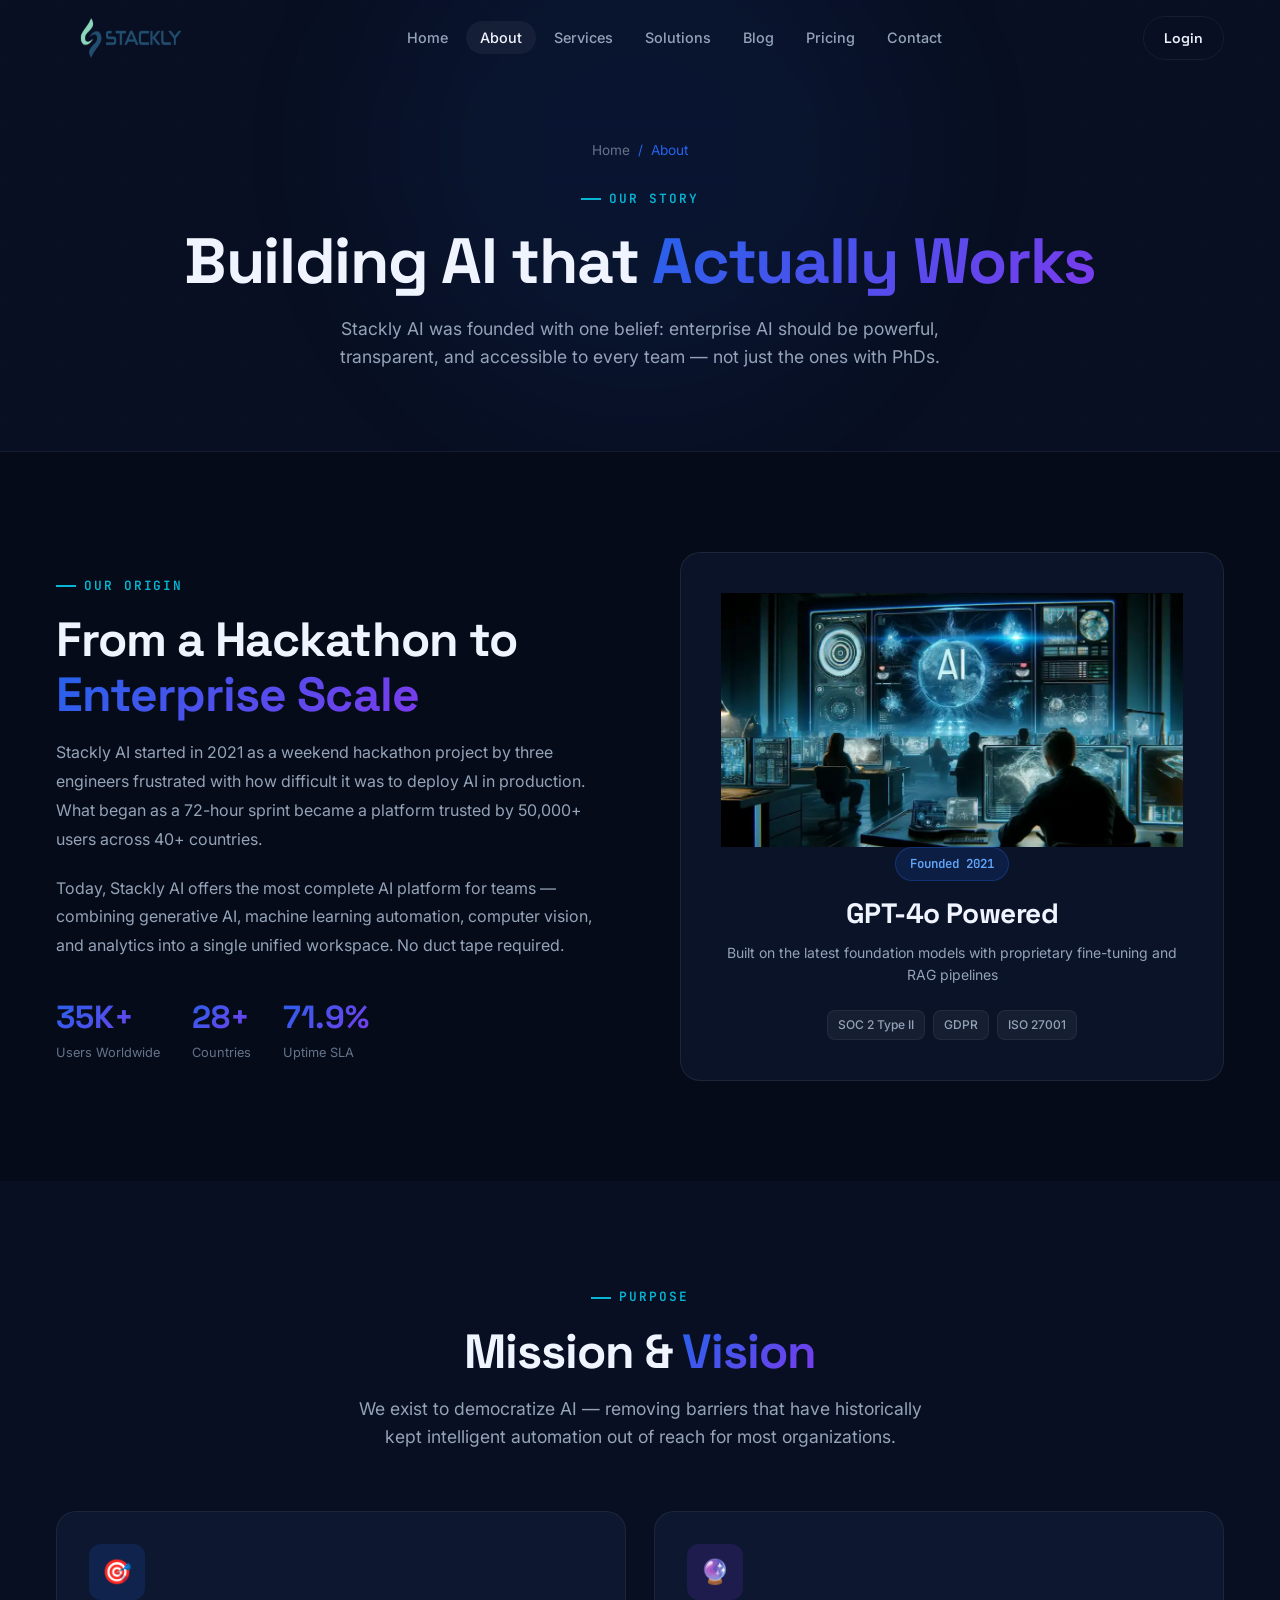
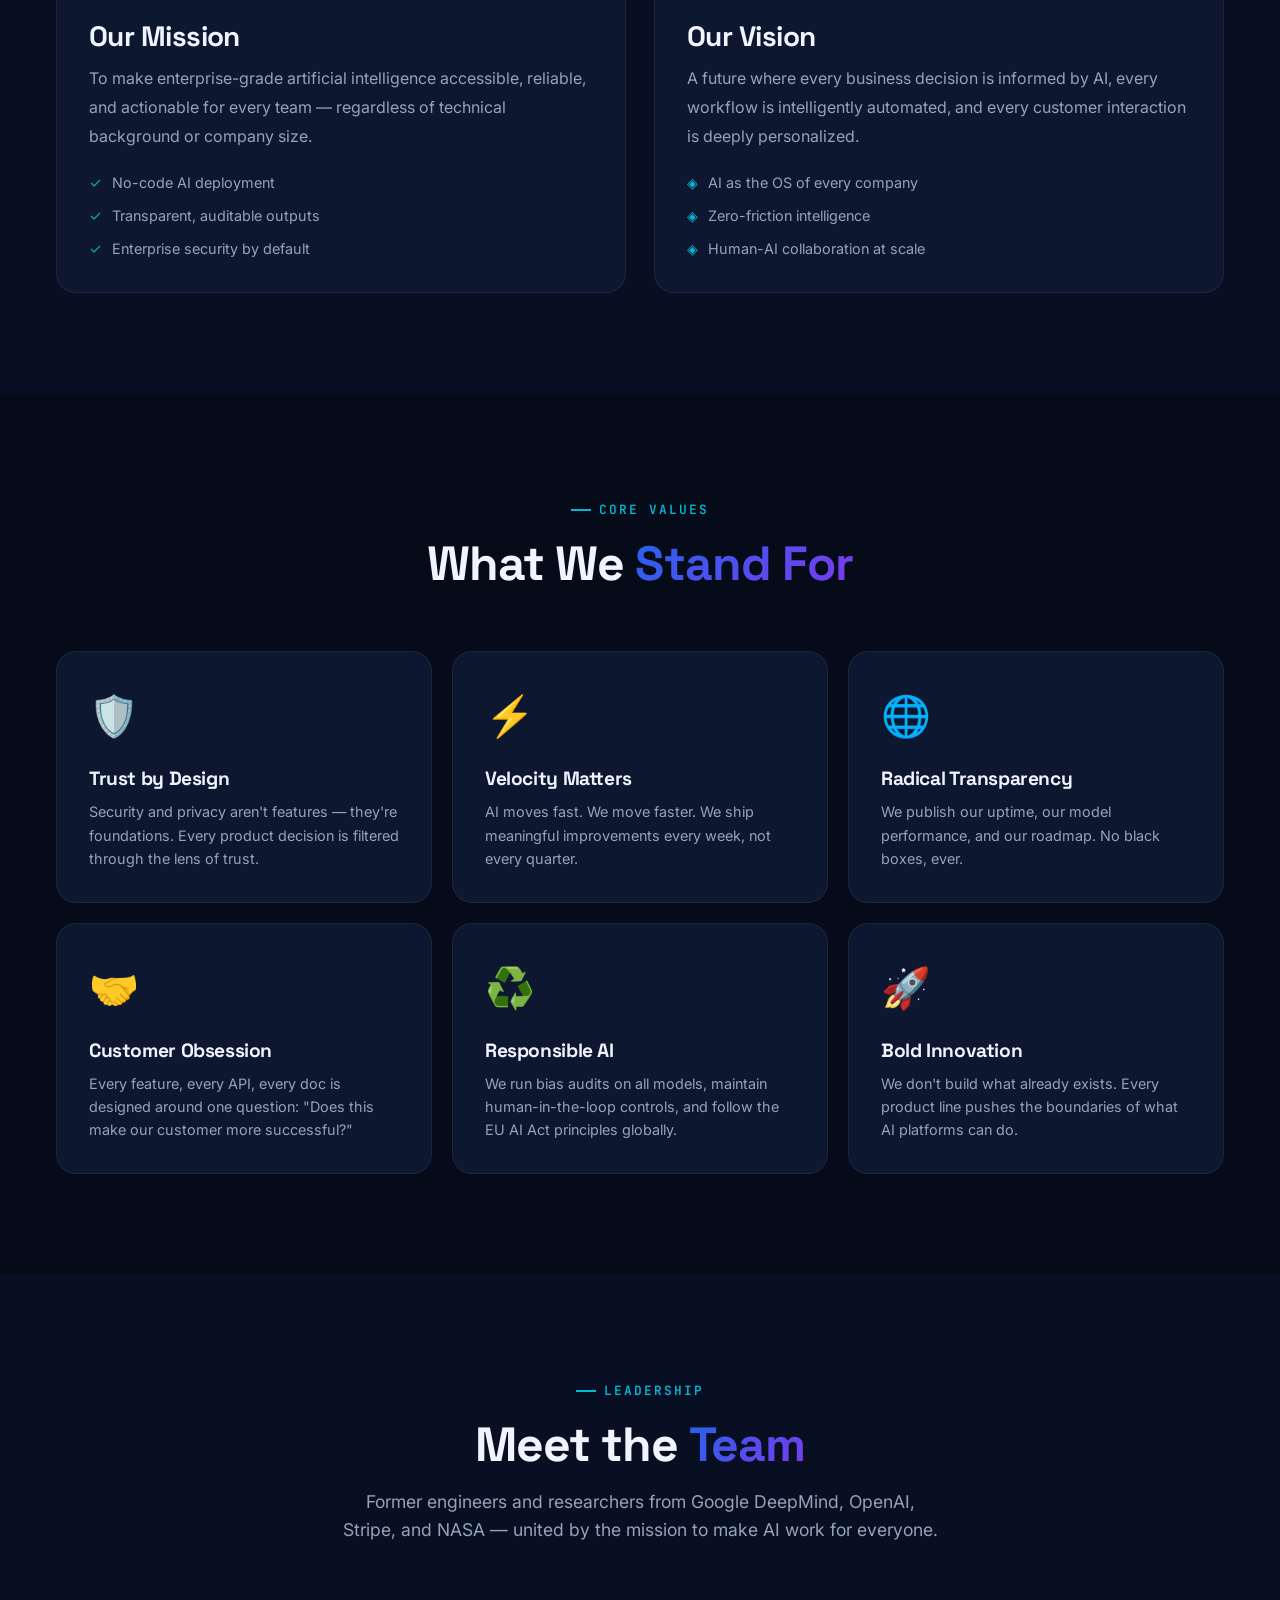
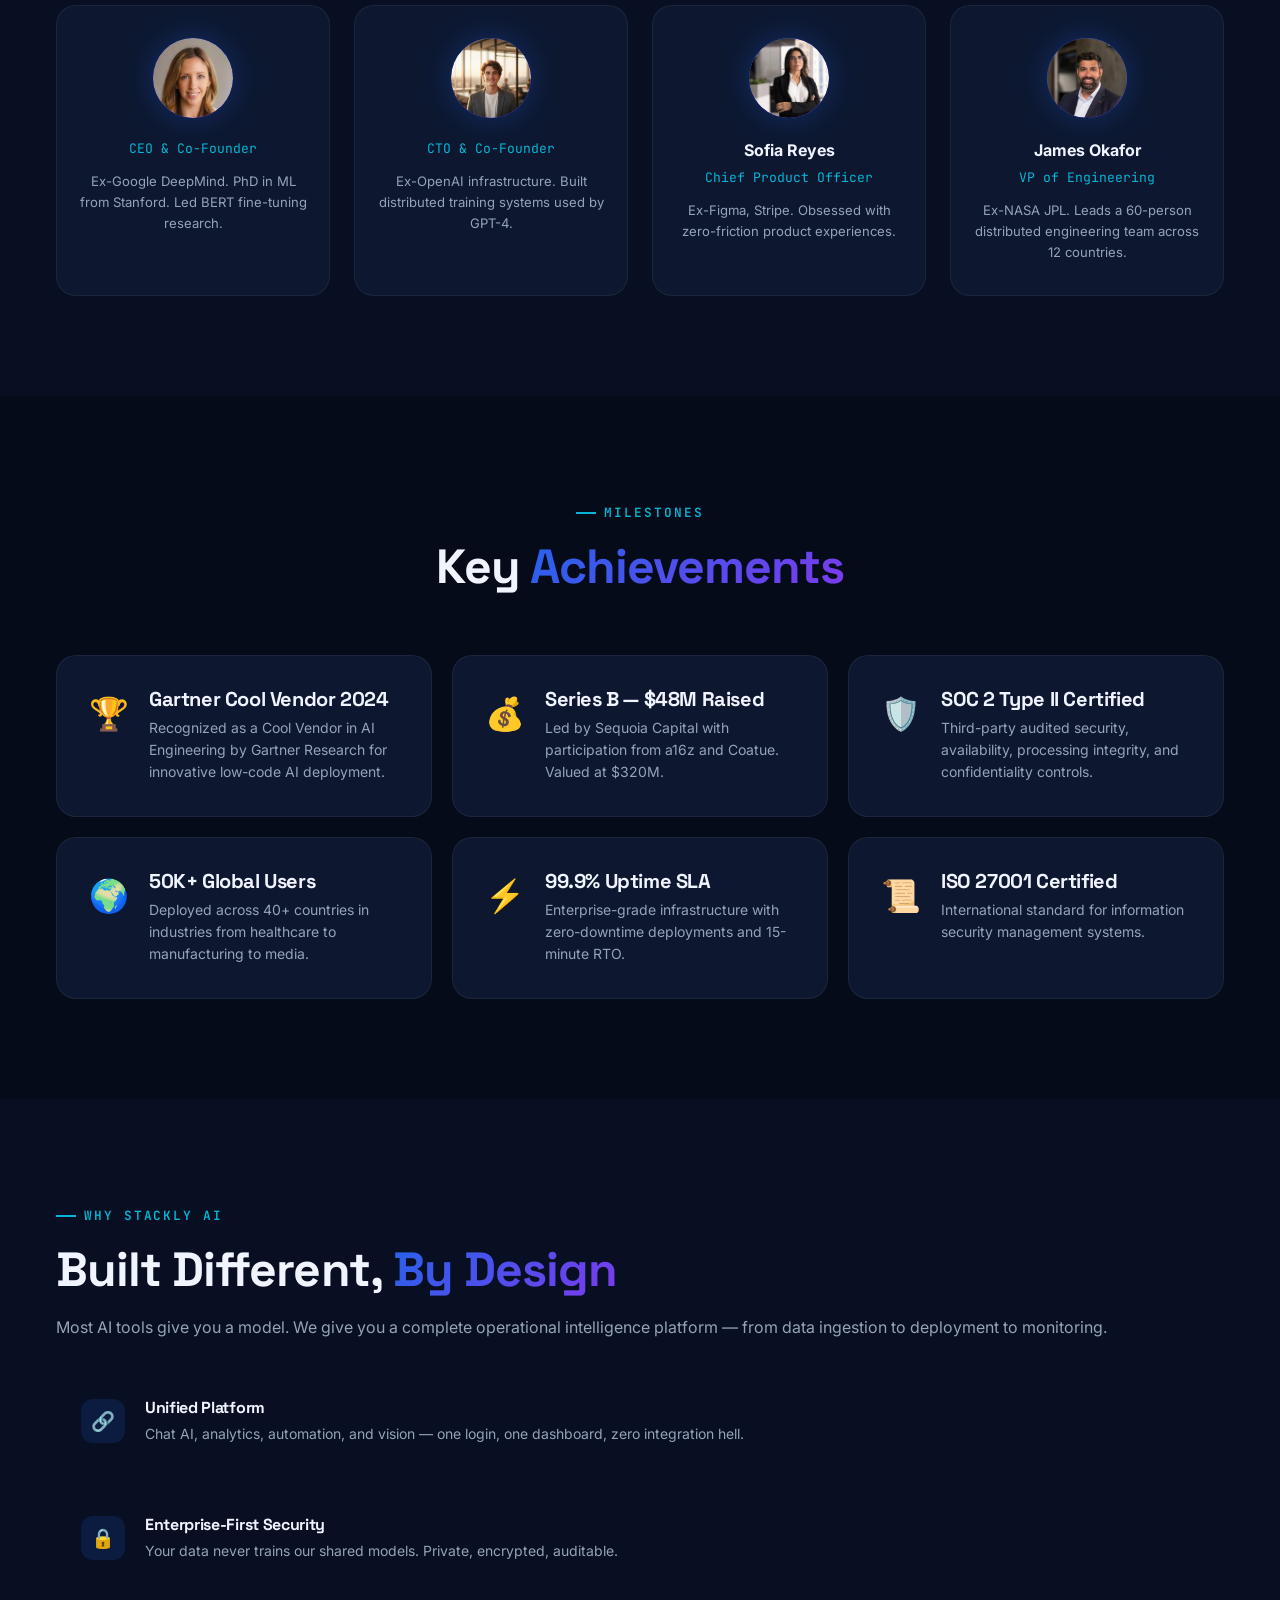
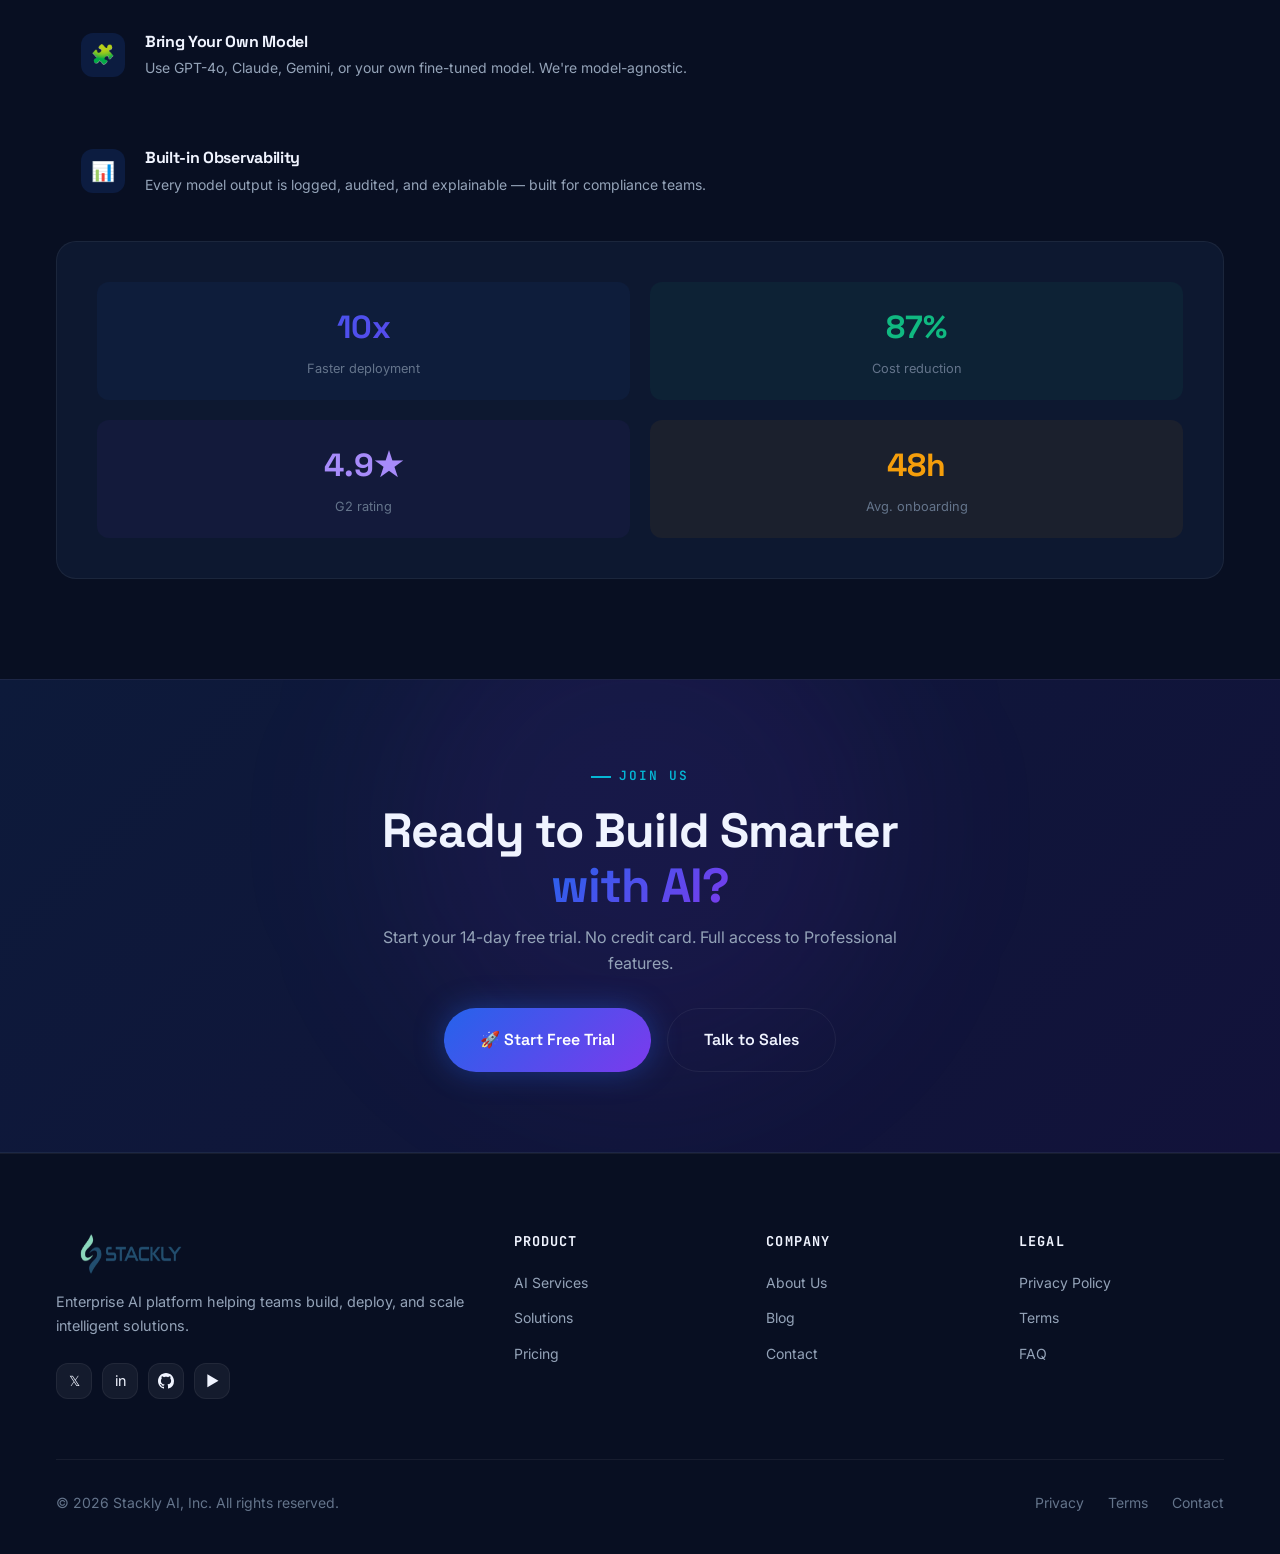
<file: about.html>
<!DOCTYPE html>
<html lang="en">
<head>
  <meta charset="UTF-8" />
  <meta name="viewport" content="width=device-width, initial-scale=1.0" />
  <title>About Us — Stackly AI</title>
  <meta name="description" content="Learn the story behind Stackly AI — our mission, vision, team, and the values that drive us to build world-class AI solutions." />
  <link rel="stylesheet" href="style.css" />
</head>
<body>

<div class="loading-screen" id="loading-screen">
  <div class="loading-logo">
    <a href="index.html" class="nav-logo"><img src="./images//logo-dark.webp" alt="STACKLY Logo" class="nav-logo-img" /></a>
  </div>
  <div class="loading-bar-track"><div class="loading-bar-fill"></div></div>
</div>
<div id="scroll-progress"></div>
<button id="back-to-top" style="position:fixed;bottom:24px;right:24px;z-index:500;width:44px;height:44px;border-radius:50%;background:var(--gradient-primary);color:#fff;display:flex;align-items:center;justify-content:center;font-size:1rem;opacity:0;pointer-events:none;transition:all 0.3s;box-shadow:0 0 20px rgba(37,99,235,0.4);">↑</button>

<nav class="navbar" id="navbar">
  <div class="container"><div class="nav-inner">
          <a href="index.html" class="nav-logo"><img src="./images/logo-dark.webp" alt="STACKLY Logo" class="nav-logo-img" /></a>

    <ul class="nav-menu">
      <li><a href="index.html" class="nav-link">Home</a></li>
      <li><a href="about.html" class="nav-link active">About</a></li>
      <li><a href="services.html" class="nav-link">Services</a></li>
      <li><a href="solutions.html" class="nav-link">Solutions</a></li>
      <li><a href="blog.html" class="nav-link">Blog</a></li>
      <li><a href="pricing.html" class="nav-link">Pricing</a></li>
      <li><a href="contact.html" class="nav-link">Contact</a></li>
    </ul>
    <div class="nav-actions">
      <a href="login.html" class="btn btn-outline btn-sm">Login</a>
      <!-- <a href="404.html" class="btn btn-primary btn-sm">Get Started</a> -->
      <button class="hamburger" aria-label="Open menu"><span></span><span></span><span></span></button>
    </div>
  </div>
  <div class="mobile-nav" id="mobile-nav">
  <button class="mobile-nav-close">✕</button>
  <div class="mobile-nav-logo"></div>
  <a href="index.html" class="nav-link">🏠 Home</a>
  <a href="about.html" class="nav-link">🏢 About</a>
  <a href="services.html" class="nav-link">⚙️ Services</a>
  <a href="solutions.html" class="nav-link">💡 Solutions</a>
  <a href="blog.html" class="nav-link">📝 Blog</a>
  <a href="pricing.html" class="nav-link">💰 Pricing</a>
  <a href="contact.html" class="nav-link">📬 Contact</a>
  <div style="margin-top:auto;display:flex;flex-direction:column;gap:12px;padding-top:24px;border-top:1px solid var(--border-subtle);">
    <a href="login.html" class="btn btn-outline" style="justify-content:center;">Login</a>
    <!-- <a href="register.html" class="btn btn-primary" style="justify-content:center;">Get Started Free</a> -->
  </div>
</div>
</div>
</nav>


<!-- PAGE HERO -->
<section class="page-hero">
  <div class="glow-orb" style="width:500px;height:500px;background:rgba(37,99,235,0.07);top:-100px;left:50%;transform:translateX(-50%);"></div>
  <div class="hero-grid" style="position:absolute;inset:0;opacity:0.4;"></div>
  <div class="container" style="position:relative;z-index:2;">
    <div class="breadcrumb"><a href="index.html">Home</a> <span>/</span> <span>About</span></div>
    <span class="section-label" style="justify-content:center;">Our Story</span>
    <h1>Building AI that <span class="gradient-text">Actually Works</span></h1>
    <p>Stackly AI was founded with one belief: enterprise AI should be powerful, transparent, and accessible to every team — not just the ones with PhDs.</p>
  </div>
</section>

<!-- COMPANY STORY -->
<section class="section">
  <div class="container">
       <div class="about-story" style="display:grid;grid-template-columns:1fr 1fr;gap:80px;align-items:center;" data-aos="fade-up">
      <div>
        <span class="section-label">Our Origin</span>
        <h2 class="section-title">From a Hackathon to <span class="gradient-text">Enterprise Scale</span></h2>
        <p style="margin-bottom:20px;line-height:1.8;">Stackly AI started in 2021 as a weekend hackathon project by three engineers frustrated with how difficult it was to deploy AI in production. What began as a 72-hour sprint became a platform trusted by 50,000+ users across 40+ countries.</p>
        <p style="line-height:1.8;color:var(--text-secondary);">Today, Stackly AI offers the most complete AI platform for teams — combining generative AI, machine learning automation, computer vision, and analytics into a single unified workspace. No duct tape required.</p>
        <div style="display:flex;gap:32px;margin-top:32px;flex-wrap:wrap;">
          <div><div style="font-family:var(--font-display);font-size:2rem;font-weight:700;" class="gradient-text" data-count="50" data-suffix="K+">0</div><div style="font-size:0.8rem;color:var(--text-muted);">Users Worldwide</div></div>
          <div><div style="font-family:var(--font-display);font-size:2rem;font-weight:700;" class="gradient-text" data-count="40" data-suffix="+">0</div><div style="font-size:0.8rem;color:var(--text-muted);">Countries</div></div>
          <div><div style="font-family:var(--font-display);font-size:2rem;font-weight:700;" class="gradient-text" data-count="99.9" data-suffix="%">0</div><div style="font-size:0.8rem;color:var(--text-muted);">Uptime SLA</div></div>
        </div>
      </div>
      <div style="position:relative;">
        <div class="card-glass" style="padding:40px;text-align:center;">
          <img
    src="images/about.webp.webp"
    alt="Stackly AI Platform"
    class="about-ai-image"
    loading="lazy"
    width="500"
    height="350">
          <div class="badge badge-blue" style="margin-bottom:16px;">Founded 2021</div>
          <h3 style="margin-bottom:12px;">GPT-4o Powered</h3>
          <p style="font-size:0.875rem;">Built on the latest foundation models with proprietary fine-tuning and RAG pipelines</p>
          <div style="margin-top:24px;display:flex;gap:8px;justify-content:center;flex-wrap:wrap;">
            <span class="tag">SOC 2 Type II</span>
            <span class="tag">GDPR</span>
            <span class="tag">ISO 27001</span>
          </div>
        </div>
      </div>
    </div>
  </div>
</section>

<!-- MISSION & VISION -->
<section class="section" style="background:var(--bg-secondary);">
  <div class="container">
    <div class="text-center" data-aos="fade-up">
      <span class="section-label">Purpose</span>
      <h2 class="section-title">Mission & <span class="gradient-text">Vision</span></h2>
      <p class="section-sub">We exist to democratize AI — removing barriers that have historically kept intelligent automation out of reach for most organizations.</p>
    </div>
    <div class="grid-2" style="margin-top:60px;gap:28px;">
      <div class="card" data-aos="fade-right">
        <div class="icon-box" style="background:rgba(37,99,235,0.15);box-shadow:none;">🎯</div>
        <h3>Our Mission</h3>
        <p style="line-height:1.8;margin-top:12px;">To make enterprise-grade artificial intelligence accessible, reliable, and actionable for every team — regardless of technical background or company size.</p>
        <ul style="margin-top:20px;display:flex;flex-direction:column;gap:10px;">
          <li style="display:flex;gap:10px;align-items:flex-start;font-size:0.9rem;color:var(--text-secondary);"><span style="color:var(--accent-green);">✓</span> No-code AI deployment</li>
          <li style="display:flex;gap:10px;align-items:flex-start;font-size:0.9rem;color:var(--text-secondary);"><span style="color:var(--accent-green);">✓</span> Transparent, auditable outputs</li>
          <li style="display:flex;gap:10px;align-items:flex-start;font-size:0.9rem;color:var(--text-secondary);"><span style="color:var(--accent-green);">✓</span> Enterprise security by default</li>
        </ul>
      </div>
      <div class="card" data-aos="fade-left">
        <div class="icon-box" style="background:rgba(124,58,237,0.15);box-shadow:none;">🔮</div>
        <h3>Our Vision</h3>
        <p style="line-height:1.8;margin-top:12px;">A future where every business decision is informed by AI, every workflow is intelligently automated, and every customer interaction is deeply personalized.</p>
        <ul style="margin-top:20px;display:flex;flex-direction:column;gap:10px;">
          <li style="display:flex;gap:10px;align-items:flex-start;font-size:0.9rem;color:var(--text-secondary);"><span style="color:var(--accent-cyan);">◈</span> AI as the OS of every company</li>
          <li style="display:flex;gap:10px;align-items:flex-start;font-size:0.9rem;color:var(--text-secondary);"><span style="color:var(--accent-cyan);">◈</span> Zero-friction intelligence</li>
          <li style="display:flex;gap:10px;align-items:flex-start;font-size:0.9rem;color:var(--text-secondary);"><span style="color:var(--accent-cyan);">◈</span> Human-AI collaboration at scale</li>
        </ul>
      </div>
    </div>
  </div>
</section>

<!-- VALUES -->
<section class="section">
  <div class="container">
    <div class="text-center" data-aos="fade-up">
      <span class="section-label">Core Values</span>
      <h2 class="section-title">What We <span class="gradient-text">Stand For</span></h2>
    </div>
    <div class="grid-3" style="margin-top:60px;gap:20px;">
      <div class="service-card" data-aos="fade-up" data-aos-delay="0"><div class="service-icon">🛡️</div><h3>Trust by Design</h3><p>Security and privacy aren't features — they're foundations. Every product decision is filtered through the lens of trust.</p></div>
      <div class="service-card" data-aos="fade-up" data-aos-delay="100"><div class="service-icon">⚡</div><h3>Velocity Matters</h3><p>AI moves fast. We move faster. We ship meaningful improvements every week, not every quarter.</p></div>
      <div class="service-card" data-aos="fade-up" data-aos-delay="200"><div class="service-icon">🌐</div><h3>Radical Transparency</h3><p>We publish our uptime, our model performance, and our roadmap. No black boxes, ever.</p></div>
      <div class="service-card" data-aos="fade-up" data-aos-delay="300"><div class="service-icon">🤝</div><h3>Customer Obsession</h3><p>Every feature, every API, every doc is designed around one question: "Does this make our customer more successful?"</p></div>
      <div class="service-card" data-aos="fade-up" data-aos-delay="400"><div class="service-icon">♻️</div><h3>Responsible AI</h3><p>We run bias audits on all models, maintain human-in-the-loop controls, and follow the EU AI Act principles globally.</p></div>
      <div class="service-card" data-aos="fade-up" data-aos-delay="500"><div class="service-icon">🚀</div><h3>Bold Innovation</h3><p>We don't build what already exists. Every product line pushes the boundaries of what AI platforms can do.</p></div>
    </div>
  </div>
</section>

<!-- TEAM -->
<section class="section" style="background:var(--bg-secondary);">
  <div class="container">
    <div class="text-center" data-aos="fade-up">
      <span class="section-label">Leadership</span>
      <h2 class="section-title">Meet the <span class="gradient-text">Team</span></h2>
      <p class="section-sub">Former engineers and researchers from Google DeepMind, OpenAI, Stripe, and NASA — united by the mission to make AI work for everyone.</p>
    </div>
    <div class="team-grid" data-aos="fade-up" data-aos-delay="100">
      <div class="team-card"><div class="team-avatar">
    <img src="images/anikah.webp" alt="Dr. Anika Shah">
</div><div class="team-role">CEO & Co-Founder</div><div class="team-bio">Ex-Google DeepMind. PhD in ML from Stanford. Led BERT fine-tuning research.</div></div>
      <div class="team-card"><div class="team-avatar">
    <img src="images/marcus.webp" alt="Dr. Marcus Chen">
</div><div class="team-role">CTO & Co-Founder</div><div class="team-bio">Ex-OpenAI infrastructure. Built distributed training systems used by GPT-4.</div></div>
      <div class="team-card"><div class="team-avatar">
    <img src="images/sophia.webp" alt="Sofia Reyes">
</div><div class="team-name">Sofia Reyes</div><div class="team-role">Chief Product Officer</div><div class="team-bio">Ex-Figma, Stripe. Obsessed with zero-friction product experiences.</div></div>
      <div class="team-card"><div class="team-avatar">
    <img src="images/james.webp" alt="James Okafor">
</div><div class="team-name">James Okafor</div><div class="team-role">VP of Engineering</div><div class="team-bio">Ex-NASA JPL. Leads a 60-person distributed engineering team across 12 countries.</div></div>
    </div>
  </div>
</section>

<!-- ACHIEVEMENTS -->
<section class="section">
  <div class="container">
    <div class="text-center" data-aos="fade-up">
      <span class="section-label">Milestones</span>
      <h2 class="section-title">Key <span class="gradient-text">Achievements</span></h2>
    </div>
    <div class="achievements-grid" data-aos="fade-up" data-aos-delay="100">
      <div class="achievement-card"><div class="achievement-icon">🏆</div><div><h4>Gartner Cool Vendor 2024</h4><p>Recognized as a Cool Vendor in AI Engineering by Gartner Research for innovative low-code AI deployment.</p></div></div>
      <div class="achievement-card"><div class="achievement-icon">💰</div><div><h4>Series B — $48M Raised</h4><p>Led by Sequoia Capital with participation from a16z and Coatue. Valued at $320M.</p></div></div>
      <div class="achievement-card"><div class="achievement-icon">🛡️</div><div><h4>SOC 2 Type II Certified</h4><p>Third-party audited security, availability, processing integrity, and confidentiality controls.</p></div></div>
      <div class="achievement-card"><div class="achievement-icon">🌍</div><div><h4>50K+ Global Users</h4><p>Deployed across 40+ countries in industries from healthcare to manufacturing to media.</p></div></div>
      <div class="achievement-card"><div class="achievement-icon">⚡</div><div><h4>99.9% Uptime SLA</h4><p>Enterprise-grade infrastructure with zero-downtime deployments and 15-minute RTO.</p></div></div>
      <div class="achievement-card"><div class="achievement-icon">📜</div><div><h4>ISO 27001 Certified</h4><p>International standard for information security management systems.</p></div></div>
    </div>
  </div>
</section>

<!-- WHY CHOOSE US -->
<section class="section" style="background:var(--bg-secondary);">
  <div class="container">
    <div class="why-stackly" style="display:grid;grid-template-columns:1fr 1fr;gap:60px;align-items:center;"></div>
      <div data-aos="fade-right">
        <span class="section-label">Why Stackly AI</span>
        <h2 class="section-title">Built Different, <span class="gradient-text">By Design</span></h2>
        <p style="margin-bottom:32px;line-height:1.8;">Most AI tools give you a model. We give you a complete operational intelligence platform — from data ingestion to deployment to monitoring.</p>
        <div style="display:flex;flex-direction:column;gap:20px;">
          <div class="feature-item"><div class="feature-icon-sm">🔗</div><div class="feature-content"><h4>Unified Platform</h4><p>Chat AI, analytics, automation, and vision — one login, one dashboard, zero integration hell.</p></div></div>
          <div class="feature-item"><div class="feature-icon-sm">🔒</div><div class="feature-content"><h4>Enterprise-First Security</h4><p>Your data never trains our shared models. Private, encrypted, auditable.</p></div></div>
          <div class="feature-item"><div class="feature-icon-sm">🧩</div><div class="feature-content"><h4>Bring Your Own Model</h4><p>Use GPT-4o, Claude, Gemini, or your own fine-tuned model. We're model-agnostic.</p></div></div>
          <div class="feature-item"><div class="feature-icon-sm">📊</div><div class="feature-content"><h4>Built-in Observability</h4><p>Every model output is logged, audited, and explainable — built for compliance teams.</p></div></div>
        </div>
      </div>
      <div data-aos="fade-left" style="margin-top:20px;">
        <div class="card" style="padding:40px;">
          <div style="display:grid;grid-template-columns:1fr 1fr;gap:20px;">
            <div style="text-align:center;padding:20px;background:rgba(37,99,235,0.06);border-radius:12px;"><div style="font-size:2rem;font-weight:700;font-family:var(--font-display);" class="gradient-text">10x</div><div style="font-size:0.8rem;color:var(--text-muted);margin-top:6px;">Faster deployment</div></div>
            <div style="text-align:center;padding:20px;background:rgba(16,185,129,0.06);border-radius:12px;"><div style="font-size:2rem;font-weight:700;font-family:var(--font-display);color:var(--accent-green);">87%</div><div style="font-size:0.8rem;color:var(--text-muted);margin-top:6px;">Cost reduction</div></div>
            <div style="text-align:center;padding:20px;background:rgba(124,58,237,0.06);border-radius:12px;"><div style="font-size:2rem;font-weight:700;font-family:var(--font-display);color:#a78bfa;">4.9★</div><div style="font-size:0.8rem;color:var(--text-muted);margin-top:6px;">G2 rating</div></div>
            <div style="text-align:center;padding:20px;background:rgba(245,158,11,0.06);border-radius:12px;"><div style="font-size:2rem;font-weight:700;font-family:var(--font-display);color:var(--accent-gold);">48h</div><div style="font-size:0.8rem;color:var(--text-muted);margin-top:6px;">Avg. onboarding</div></div>
          </div>
        </div>
      </div>
    </div>
  </div>
</section>

<!-- CTA -->
<section class="newsletter">
  <div class="glow-orb" style="width:500px;height:500px;background:rgba(124,58,237,0.08);top:-100px;left:50%;transform:translateX(-50%);"></div>
  <div class="container">
    <div class="newsletter-inner" data-aos="fade-up">
      <span class="section-label" style="justify-content:center;">Join Us</span>
      <h2 style="margin-bottom:12px;">Ready to Build Smarter <span class="gradient-text">with AI?</span></h2>
      <p style="color:var(--text-secondary);margin-bottom:32px;">Start your 14-day free trial. No credit card. Full access to Professional features.</p>
      <div style="display:flex;gap:16px;justify-content:center;flex-wrap:wrap;">
        <a href="register.html" class="btn btn-primary btn-lg">🚀 Start Free Trial</a>
        <a href="404.html" class="btn btn-outline btn-lg">Talk to Sales</a>
      </div>
    </div>
  </div>
</section>

<footer class="footer">
  <div class="container">
    <div class="footer-grid">
      <div class="footer-about">
        <div class="nav-logo"><a href="about.html"><img src="./images/logo-dark.webp" alt="STACKLY Logo" class="nav-logo-img" /></a></div>
        <p>Enterprise AI platform helping teams build, deploy, and scale intelligent solutions.</p>
        <div class="footer-socials">
          <a class="social-btn" href="404.html">𝕏</a>
          <a class="social-btn" href="404.html">in</a>
          <a class="social-btn" href="404.html"><svg xmlns="http://www.w3.org/2000/svg" width="16" height="16" fill="currentColor" class="bi bi-github" viewBox="0 0 16 16">
  <path d="M8 0C3.58 0 0 3.58 0 8c0 3.54 2.29 6.53 5.47 7.59.4.07.55-.17.55-.38 0-.19-.01-.82-.01-1.49-2.01.37-2.53-.49-2.69-.94-.09-.23-.48-.94-.82-1.13-.28-.15-.68-.52-.01-.53.63-.01 1.08.58 1.23.82.72 1.21 1.87.87 2.33.66.07-.52.28-.87.51-1.07-1.78-.2-3.64-.89-3.64-3.95 0-.87.31-1.59.82-2.15-.08-.2-.36-1.02.08-2.12 0 0 .67-.21 2.2.82.64-.18 1.32-.27 2-.27s1.36.09 2 .27c1.53-1.04 2.2-.82 2.2-.82.44 1.1.16 1.92.08 2.12.51.56.82 1.27.82 2.15 0 3.07-1.87 3.75-3.65 3.95.29.25.54.73.54 1.48 0 1.07-.01 1.93-.01 2.2 0 .21.15.46.55.38A8.01 8.01 0 0 0 16 8c0-4.42-3.58-8-8-8"/>
</svg></a>
          <a class="social-btn" href="404.html">▶</a>
        </div>
      </div>
      <div class="footer-col"><h5>Product</h5><ul class="footer-links"><li><a href="services.html" class="footer-link">AI Services</a></li><li><a href="solutions.html" class="footer-link">Solutions</a></li><li><a href="pricing.html" class="footer-link">Pricing</a></li></ul></div>
      <div class="footer-col"><h5>Company</h5><ul class="footer-links"><li><a href="about.html" class="footer-link">About Us</a></li><li><a href="blog.html" class="footer-link">Blog</a></li><li><a href="contact.html" class="footer-link">Contact</a></li></ul></div>
      <div class="footer-col"><h5>Legal</h5><ul class="footer-links"><li><a href="privacy.html" class="footer-link">Privacy Policy</a></li><li><a href="terms.html" class="footer-link">Terms</a></li><li><a href="faq.html" class="footer-link">FAQ</a></li></ul></div>
    </div>
    <div class="footer-bottom"><p>© 2026 Stackly AI, Inc. All rights reserved.</p><div class="footer-bottom-links"><a href="privacy.html">Privacy</a><a href="terms.html">Terms</a><a href="contact.html">Contact</a></div></div>
  </div>
</footer>

<script src="main.js"></script>
</body>
</html>
</file>
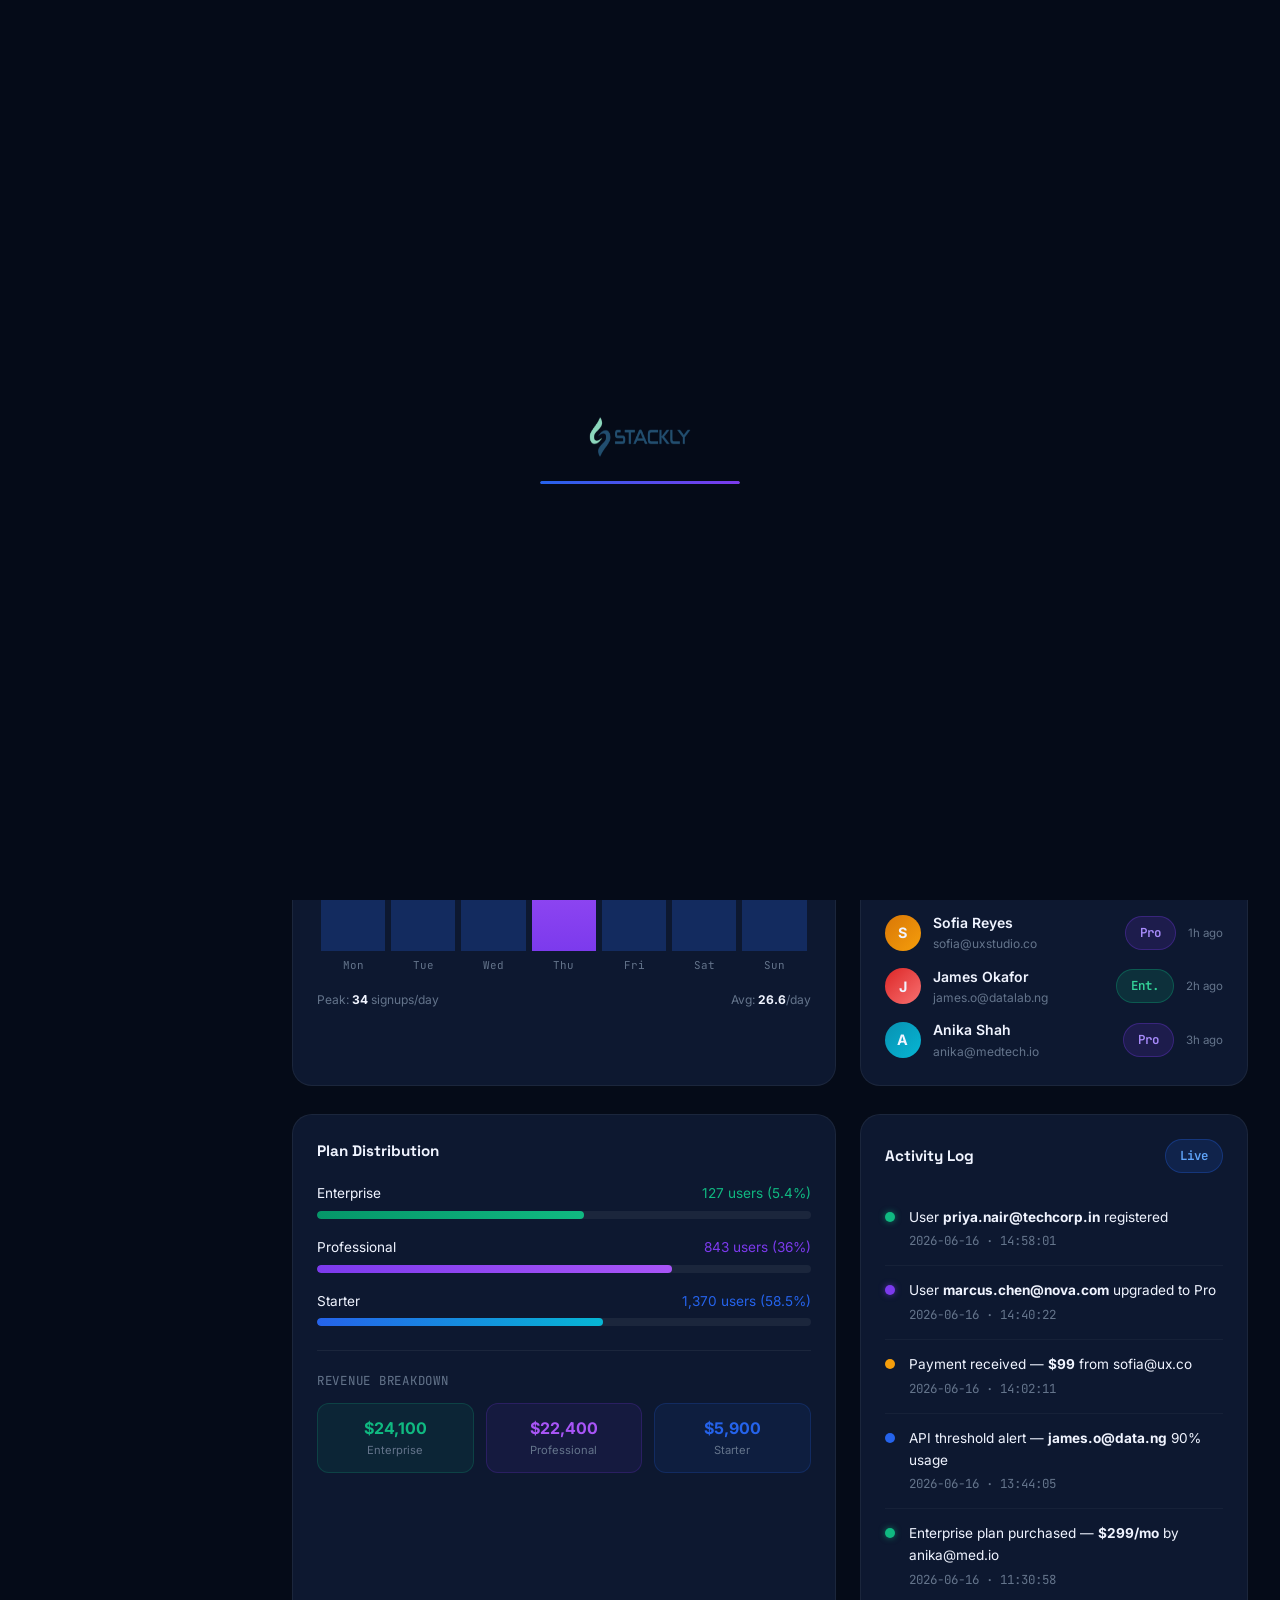
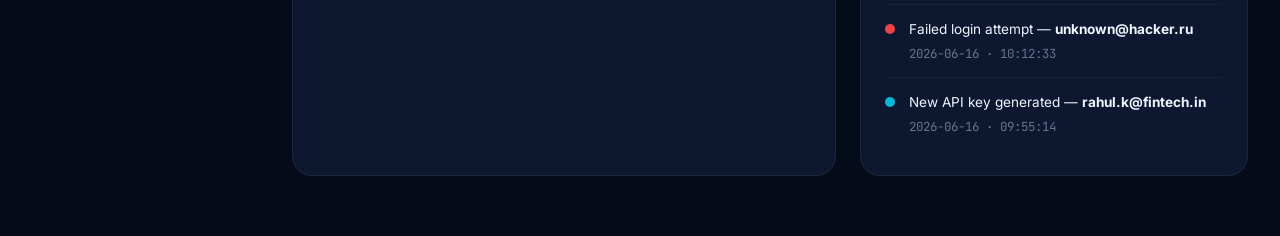
<file: admin-dashboard.html>
<!DOCTYPE html>
<html lang="en">
<head>
  <meta charset="UTF-8"/>
  <meta name="viewport" content="width=device-width, initial-scale=1.0"/>
  <meta name="description" content="Stackly AI Admin Dashboard — Platform Management"/>
  <title>Admin Dashboard — Stackly AI</title>
  <link rel="stylesheet" href="style.css"/>
  <style>
    /* ── Notification panel ── */
    .notif-panel{
  position:absolute;
  top:52px;
  right:0;
  width:380px;
  min-width:380px;
  max-width:380px;
  background:var(--bg-card);
  border:1px solid var(--border-subtle);
  border-radius:var(--radius-lg);
  box-shadow:0 20px 60px rgba(0,0,0,0.6);
  z-index:9999;
  display:none;
}
    .notif-panel.open{display:block;animation:dropIn .2s ease;}
    @keyframes dropIn{from{opacity:0;transform:translateY(-8px)}to{opacity:1;transform:translateY(0)}}
    .notif-header{padding:16px 20px;border-bottom:1px solid var(--border-subtle);display:flex;align-items:center;justify-content:space-between;}
   .notif-item{
  display:flex;
  align-items:flex-start;
  gap:12px;
  padding:14px 20px;
  border-bottom:1px solid var(--border-subtle);
  cursor:pointer;
  transition:var(--transition);
  width:100%;
}

.notif-item:hover{
  background:rgba(255,255,255,0.03);
}

.notif-item:last-child{
  border-bottom:none;
}

.notif-dot{
  width:8px;
  height:8px;
  border-radius:50%;
  background:var(--accent-blue);
  margin-top:6px;
  flex-shrink:0;
}

.notif-dot.read{
  background:var(--text-muted);
}

.notif-text{
  font-size:0.82rem;
  color:var(--text-secondary);
  line-height:1.5;
  white-space:normal;
  word-break:normal;
  overflow-wrap:break-word;
}

.notif-time{
  font-size:0.72rem;
  color:var(--text-muted);
  font-family:var(--font-mono);
  margin-top:3px;
}

    /* ── Section tabs ── */
    .dash-section{display:none;}
    .dash-section.active{display:block;}

    /* ── Usage bar ── */
    .usage-bar-track{height:8px;background:rgba(255,255,255,0.06);border-radius:4px;overflow:hidden;margin-top:6px;}
    .usage-bar-fill{height:100%;border-radius:4px;transition:width 1s ease;}

    /* ── Chart canvas ── */
    .chart-area{height:160px;display:flex;align-items:flex-end;gap:6px;padding:0 4px;}
    .chart-col{flex:1;display:flex;flex-direction:column;align-items:center;gap:6px;}
    .chart-col-bar{width:100%;border-radius:4px 4px 0 0;background:rgba(37,99,235,0.25);transition:background .3s;cursor:pointer;}
    .chart-col-bar:hover{background:rgba(37,99,235,0.6);}
    .chart-col-bar.highlight{background:var(--gradient-primary);}
    .chart-col-label{font-size:0.68rem;color:var(--text-muted);font-family:var(--font-mono);}

    /* ── Profile avatar large ── */
    .avatar-lg{width:80px;height:80px;border-radius:50%;background:linear-gradient(135deg,#7c3aed,#2563eb);display:flex;align-items:center;justify-content:center;font-size:2rem;font-weight:700;box-shadow:0 0 30px rgba(124,58,237,0.4);}

    /* ── Settings toggle ── */
    .toggle-row{display:flex;align-items:center;justify-content:space-between;padding:14px 0;border-bottom:1px solid var(--border-subtle);}
    .toggle-row:last-child{border-bottom:none;}
    .toggle-switch-sm{width:44px;height:24px;background:rgba(255,255,255,0.1);border-radius:12px;position:relative;cursor:pointer;transition:.3s;flex-shrink:0;}
    .toggle-switch-sm.on{background:var(--accent-blue);}
    .toggle-switch-sm::after{content:'';position:absolute;top:3px;left:3px;width:18px;height:18px;border-radius:50%;background:#fff;transition:.3s;}
    .toggle-switch-sm.on::after{left:23px;}

    /* ── Password strength ── */
    #pw-strength-bars{display:flex;gap:4px;margin-top:8px;}
    #pw-strength-bars div{flex:1;height:3px;border-radius:2px;background:rgba(255,255,255,0.08);transition:background .3s;}

    /* ── User Table ── */
    .user-table-wrap{overflow-x:auto;}
    .user-table{width:100%;border-collapse:collapse;min-width:700px;}
    .user-table th{padding:12px 16px;text-align:left;font-size:0.72rem;font-weight:700;color:var(--text-muted);text-transform:uppercase;letter-spacing:.08em;border-bottom:1px solid var(--border-subtle);font-family:var(--font-mono);}
    .user-table td{padding:13px 16px;border-bottom:1px solid rgba(255,255,255,0.04);font-size:0.875rem;vertical-align:middle;}
    .user-table tr:last-child td{border-bottom:none;}
    .user-table tr:hover td{background:rgba(255,255,255,0.02);}

    /* ── Admin sidebar accent (violet) ── */
    .sidebar-link.active{background:linear-gradient(90deg,rgba(124,58,237,0.15),rgba(37,99,235,0.08));border-left:3px solid #7c3aed;padding-left:calc(var(--sidebar-link-px, 16px) - 3px);}
    .sidebar-link:hover:not(.active){background:rgba(255,255,255,0.04);}

    /* ── Revenue card accent ── */
    .rev-card{background:linear-gradient(135deg,#0d1a3a 0%,#1a0f3a 100%);border:1px solid var(--border-glow);border-radius:var(--radius-xl);padding:28px;position:relative;overflow:hidden;}
    .rev-card::before{content:'';position:absolute;top:-40px;right:-40px;width:200px;height:200px;background:radial-gradient(circle,rgba(124,58,237,0.2) 0%,transparent 70%);}

    
    /* ── Responsive ── */
    @media(max-width:1024px){.stat-cards{grid-template-columns:repeat(2,1fr)!important;}}
    @media(max-width:768px){
      .dash-hamburger{display:flex!important;}
      .stat-cards{grid-template-columns:1fr 1fr!important;}
      .dash-row,.dash-row-3{grid-template-columns:1fr!important;}
      .dashboard-content{padding:20px!important;}
      .admin-filters{flex-direction:column!important;gap:10px!important;}
      .admin-filters input,.admin-filters select{width:100%!important;}
    }
    @media(max-width:480px){.stat-cards{grid-template-columns:1fr!important;} .button-size-mobiles {font-size:12px;}}

    /* ── Sidebar admin badge ── */
    .admin-badge{display:inline-block;font-size:0.62rem;font-weight:700;background:linear-gradient(90deg,#7c3aed,#2563eb);color:#fff;padding:2px 8px;border-radius:20px;letter-spacing:.06em;text-transform:uppercase;vertical-align:middle;margin-left:6px;}

    /* ── Search filter bar ── */
    .admin-filters{display:flex;gap:12px;flex-wrap:wrap;margin-bottom:20px;}
    .admin-filters input,.admin-filters select{background:var(--bg-card);border:1px solid var(--border-subtle);border-radius:var(--radius-sm);padding:9px 14px;color:var(--text-primary);font-size:0.82rem;font-family:var(--font-body);outline:none;transition:var(--transition);}
    .admin-filters input:focus,.admin-filters select:focus{border-color:rgba(124,58,237,0.5);box-shadow:0 0 0 3px rgba(124,58,237,0.1);}
    .admin-filters input::placeholder{color:var(--text-muted);}
    .admin-filters select option{background:var(--bg-secondary);}

    /* ── Action buttons in table ── */
    .tbl-btn{display:inline-flex;align-items:center;gap:4px;padding:5px 10px;border-radius:var(--radius-sm);font-size:0.72rem;font-weight:600;border:1px solid;cursor:pointer;transition:var(--transition);font-family:var(--font-body);}
    .tbl-btn-view{background:rgba(37,99,235,0.1);border-color:rgba(37,99,235,0.3);color:var(--accent-blue);}
    .tbl-btn-view:hover{background:rgba(37,99,235,0.2);}
    .tbl-btn-edit{background:rgba(6,182,212,0.1);border-color:rgba(6,182,212,0.3);color:var(--accent-cyan);}
    .tbl-btn-edit:hover{background:rgba(6,182,212,0.2);}
    .tbl-btn-del{background:rgba(239,68,68,0.1);border-color:rgba(239,68,68,0.25);color:#f87171;}
    .tbl-btn-del:hover{background:rgba(239,68,68,0.2);}

    /* ── Notification card ── */
    .notif-card{display:flex;gap:14px;align-items:flex-start;padding:18px 20px;border-bottom:1px solid var(--border-subtle);transition:var(--transition);cursor:pointer;}
    .notif-card:last-child{border-bottom:none;}
    .notif-card:hover{background:rgba(255,255,255,0.02);}
    .notif-card.unread{background:rgba(37,99,235,0.04);}
    .notif-card-icon{width:40px;height:40px;border-radius:var(--radius-md);display:flex;align-items:center;justify-content:center;font-size:1.1rem;flex-shrink:0;}
    .notif-card-title{font-size:0.875rem;font-weight:600;color:var(--text-primary);margin-bottom:3px;}
    .notif-card-desc{font-size:0.8rem;color:var(--text-secondary);line-height:1.5;}
    .notif-card-time{font-size:0.72rem;color:var(--text-muted);font-family:var(--font-mono);white-space:nowrap;margin-top:4px;}

    /* ── Activity log ── */
    .act-log-item{display:flex;gap:14px;align-items:flex-start;padding:14px 0;border-bottom:1px solid rgba(255,255,255,0.04);}
    .act-log-item:last-child{border-bottom:none;}
    .act-log-dot{width:10px;height:10px;border-radius:50%;margin-top:5px;flex-shrink:0;}
    .act-log-meta{font-size:0.78rem;color:var(--text-muted);margin-top:3px;font-family:var(--font-mono);}
  
    @media(max-width:768px){

  .user-table{
    min-width:900px !important;
  }

  .user-table-wrap{
    overflow-x:auto !important;
  }

  .admin-filters{
    flex-direction:column !important;
  }

  .admin-filters input,
  .admin-filters select{
    width:100% !important;
  }

  .notif-panel{
    width:95vw !important;
    min-width:auto !important;
    right:10px !important;
  }
}
  
  
  
  
  
  
  
  </style>
</head>
<body>

<!-- ── LOADING ── -->
<div class="loading-screen" id="loading-screen">
  <div class="loading-logo">
    
    <a href="index.html" class="nav-logo"><img src="./images//logo-dark.webp" alt="STACKLY Logo" class="nav-logo-img" /></a>
  </div>
  <div class="loading-bar-track"><div class="loading-bar-fill"></div></div>
</div>

<div class="dashboard">

  <!-- ════════════════════════════════════════
       SIDEBAR
  ════════════════════════════════════════ -->
  <aside class="sidebar" id="sidebar">

    <!-- Logo -->
    <div class="sidebar-logo"
     onclick="switchSection('overview', document.querySelector('[data-section=overview]'))"
     style="cursor:pointer;">
   <a class="nav-logo"><img src="./images//logo-dark.webp" alt="STACKLY Logo" class="nav-logo-img" /></a>
</div>

    <!-- Nav -->
    <nav class="sidebar-nav">
      <div class="sidebar-section-label">Administration</div>

      <a class="sidebar-link active" data-section="overview" onclick="switchSection('overview',this)">
        <span class="sidebar-link-icon">📊</span> Overview
      </a>
      <a class="sidebar-link" data-section="users" onclick="switchSection('users',this)">
        <span class="sidebar-link-icon">👥</span> Users
        <span class="sidebar-badge" id="usersBadge">2,340</span>
      </a>
      <a class="sidebar-link" data-section="revenue" onclick="switchSection('revenue',this)">
        <span class="sidebar-link-icon">💰</span> Revenue
      </a>
      <a class="sidebar-link" data-section="analytics" onclick="switchSection('analytics',this)">
        <span class="sidebar-link-icon">📈</span> Analytics
      </a>
      <a class="sidebar-link" data-section="notifications" onclick="switchSection('notifications',this)">
        <span class="sidebar-link-icon">🔔</span> Notifications
        <span class="sidebar-badge" id="notifSidebarBadge">8</span>
      </a>

      <div class="sidebar-section-label">Account</div>

      <a class="sidebar-link" data-section="settings" onclick="switchSection('settings',this)">
        <span class="sidebar-link-icon">⚙️</span> Settings
      </a>
    </nav>

    <!-- Sidebar user info -->
    <div class="sidebar-user" id="sidebarUser">
      <div class="user-avatar-sm" id="sidebarAvatar" style="background:linear-gradient(135deg,#7c3aed,#2563eb);">A</div>
      <div style="min-width:0;">
        <div class="user-name" id="sidebarName">Admin</div>
        <div class="user-role" style="display:flex;align-items:center;gap:4px;">
          <span style="color:#7c3aed;font-size:0.65rem;">⬡</span> Super Admin
        </div>
      </div>
    </div>
  </aside>

  <!-- Mobile overlay -->
  <div class="sidebar-overlay" id="sidebar-overlay"></div>

  <!-- ════════════════════════════════════════
       MAIN CONTENT
  ════════════════════════════════════════ -->
  <div class="dashboard-main">

    <!-- ─── TOP HEADER ─── -->
    <header class="dashboard-header">
      <div class="dashboard-header-left">
        <button class="dash-hamburger" id="dashHam" style="display:none;">☰</button>
        <h1 class="dashboard-title" id="dashTitle">Overview</h1>
      </div>
      <div style="display:flex;align-items:center;gap:16px;">

        <!-- Search -->
        <div class="dashboard-search" style="position:relative;display:flex;align-items:center;">
          <input type="text" class="form-input" placeholder="Search users, logs..." style="padding:9px 16px 9px 38px;font-size:0.82rem;border-radius:var(--radius-pill);width:220px;"/>
          <span style="position:absolute;left:14px;color:var(--text-muted);font-size:0.85rem;">🔍</span>
        </div>

        <!-- Notifications bell -->
        <div style="position:relative;">
          <button class="notif-btn" id="notifBtn" onclick="toggleNotifPanel()" style="position:relative;width:40px;height:40px;background:rgba(255,255,255,0.04);border:1px solid var(--border-subtle);border-radius:var(--radius-md);display:flex;align-items:center;justify-content:center;font-size:1rem;cursor:pointer;transition:var(--transition);">
            🔔
            <span id="notifCount" style="position:absolute;top:-4px;right:-4px;width:18px;height:18px;background:#7c3aed;border-radius:50%;font-size:0.65rem;font-weight:700;display:flex;align-items:center;justify-content:center;border:2px solid var(--bg-secondary);">8</span>
          </button>
          <div class="notif-panel" id="notifPanel">
            <div class="notif-header">
              <span style="font-size:0.9rem;font-weight:700;">Admin Notifications</span>
              <button onclick="markAllRead()" style="font-size:0.75rem;color:var(--accent-cyan);cursor:pointer;background:none;border:none;">Mark all read</button>
            </div>
            <div class="notif-item"><div class="notif-dot"></div><div><div class="notif-text">New user <strong>Priya Nair</strong> registered — Professional plan</div><div class="notif-time">2 min ago</div></div></div>
            <div class="notif-item"><div class="notif-dot"></div><div><div class="notif-text">Revenue milestone: <strong>$50,000</strong> MRR reached 🎉</div><div class="notif-time">1 hour ago</div></div></div>
            <div class="notif-item"><div class="notif-dot"></div><div><div class="notif-text"><strong>12 users</strong> upgraded from Starter → Professional today</div><div class="notif-time">3 hours ago</div></div></div>
            <div class="notif-item"><div class="notif-dot"></div><div><div class="notif-text">API error rate spike: <strong>0.8%</strong> on /v1/chat endpoint</div><div class="notif-time">5 hours ago</div></div></div>
            <div class="notif-item"><div class="notif-dot read"></div><div><div class="notif-text">Monthly platform report generated for May 2026</div><div class="notif-time">Yesterday</div></div></div>
            <div class="notif-item"><div class="notif-dot read"></div><div><div class="notif-text">Security audit completed — 0 critical findings</div><div class="notif-time">2 days ago</div></div></div>
            <div style="padding:12px 20px;border-top:1px solid var(--border-subtle);text-align:center;">
              <button onclick="switchSection('notifications',document.querySelector('[data-section=notifications]'));toggleNotifPanel();" style="font-size:0.8rem;color:var(--accent-cyan);cursor:pointer;background:none;border:none;">View all notifications →</button>
            </div>
          </div>
        </div>

        <!-- Admin avatar -->
        <div style="display:flex;align-items:center;gap:10px;cursor:pointer;" onclick="switchSection('overview',null)">

          <div class="user-avatar-sm" id="headerAvatar" style="background:linear-gradient(135deg,#7c3aed,#2563eb);">A</div>
          <span class="admin-avatar" style="font-size:0.875rem;font-weight:600;" id="headerName" style="overflow-x:auto;">Admin</span>
        </div>

        <!-- Logout -->
        <a href="login.html" class="btn btn-outline btn-sm" onclick="doLogout()" style="font-size:0.8rem;">↩ Logout</a>
      </div>
    </header>

    <!-- ════════════════════════════════════════
         DASHBOARD CONTENT
    ════════════════════════════════════════ -->
    <div class="dashboard-content">

      <!-- ═══════════════════════════════
           SECTION: OVERVIEW
      ═══════════════════════════════ -->
      <div class="dash-section active" id="section-overview">

        <!-- Welcome Banner -->
        <div class="dash-welcome" data-aos="fade-up">
          <div class="glow-orb" style="width:300px;height:300px;background:rgba(124,58,237,0.1);top:-100px;right:-50px;"></div>
          <div style="position:relative;z-index:1;">
            <h2>Welcome back, <span class="gradient-text" id="welcomeName">Admin</span> 🛡️</h2>
            <p>Platform is running normally. <strong style="color:var(--accent-green);">99.97% uptime</strong> this month. <strong style="color:var(--text-primary);">2,340</strong> total registered users.</p>
            <div class="dash-welcome-actions">
              <button class="btn btn-primary btn-sm button-size-mobiles" onclick="switchSection('users',document.querySelector('[data-section=users]'))">👥 Manage Users</button>
              <button class="btn btn-outline btn-sm button-size-mobiles" onclick="switchSection('analytics',document.querySelector('[data-section=analytics]'))">📈 View Analytics</button>
              <button class="btn btn-outline btn-sm button-size-mobiles" onclick="switchSection('revenue',document.querySelector('[data-section=revenue]'))">💰 Revenue Report</button>
            </div>
          </div>
        </div>

        <!-- Stat Cards -->
        <div class="stat-cards" data-aos="fade-up" data-aos-delay="50">
          <div class="stat-card">
            <div class="stat-card-header">
              <span class="stat-card-label">Total Users</span>
              <span class="stat-card-icon">👥</span>
            </div>
            <div class="stat-card-value gradient-text" id="sc-total-users">2,340</div>
            <div class="stat-card-change up">↑ 186 new this month</div>
            <div class="usage-bar-track" style="margin-top:10px;"><div class="usage-bar-fill" style="width:74%;background:var(--gradient-primary);"></div></div>
            <div style="font-size:0.72rem;color:var(--text-muted);margin-top:4px;">Target: 3,200 by EOY</div>
          </div>
          <div class="stat-card">
            <div class="stat-card-header">
              <span class="stat-card-label">Active Users (30d)</span>
              <span class="stat-card-icon">🟢</span>
            </div>
            <div class="stat-card-value" style="color:var(--accent-green);">1,892</div>
            <div class="stat-card-change up">↑ 81% DAU rate</div>
          </div>
          <div class="stat-card">
            <div class="stat-card-header">
              <span class="stat-card-label">MRR</span>
              <span class="stat-card-icon">💰</span>
            </div>
            <div class="stat-card-value" style="color:var(--accent-gold);">$52,400</div>
            <div class="stat-card-change up">↑ 14.3% vs last month</div>
          </div>
          <div class="stat-card">
            <div class="stat-card-header">
              <span class="stat-card-label">API Requests / Day</span>
              <span class="stat-card-icon">⚡</span>
            </div>
            <div class="stat-card-value" style="color:var(--accent-cyan);">4.2M</div>
            <div class="stat-card-change up">↑ 22% this month</div>
          </div>
          <div class="stat-card">
            <div class="stat-card-header">
              <span class="stat-card-label">New Signups (30d)</span>
              <span class="stat-card-icon">🆕</span>
            </div>
            <div class="stat-card-value" style="color:var(--accent-violet);">186</div>
            <div class="stat-card-change up">↑ 31% vs last month</div>
          </div>
          <div class="stat-card">
            <div class="stat-card-header">
              <span class="stat-card-label">Churn Rate</span>
              <span class="stat-card-icon">📉</span>
            </div>
            <div class="stat-card-value" style="color:var(--accent-green);">1.8%</div>
            <div class="stat-card-change up">↓ 0.4% improvement</div>
          </div>
        </div>

        <!-- Row: Signup Chart + Recent Signups -->
        <div class="dash-row" data-aos="fade-up" data-aos-delay="100">
          <div class="dash-panel">
            <div class="dash-panel-header">
              <span class="dash-panel-title">User Signups — Last 7 Days</span>
              <span class="badge badge-violet">This Week</span>
            </div>
            <div class="chart-area" id="signupChart"></div>
            <div style="display:flex;justify-content:space-between;margin-top:16px;font-size:0.75rem;color:var(--text-muted);">
              <span>Peak: <strong style="color:var(--text-primary);">34</strong> signups/day</span>
              <span>Avg: <strong style="color:var(--text-primary);">26.6</strong>/day</span>
            </div>
          </div>

          <!-- Recent Signups -->
          <div class="dash-panel">
            <div class="dash-panel-header">
              <span class="dash-panel-title">Recent Signups</span>
              <button onclick="switchSection('users',document.querySelector('[data-section=users]'))" style="font-size:0.78rem;color:var(--accent-cyan);background:none;border:none;cursor:pointer;">View all →</button>
            </div>
            <div style="display:flex;flex-direction:column;gap:12px;">
              <div style="display:flex;align-items:center;gap:12px;">
                <div class="user-avatar-sm" style="background:linear-gradient(135deg,#7c3aed,#2563eb);flex-shrink:0;">P</div>
                <div style="flex:1;min-width:0;"><div style="font-size:0.875rem;font-weight:600;white-space:nowrap;overflow:hidden;text-overflow:ellipsis;">Priya Nair</div><div style="font-size:0.75rem;color:var(--text-muted);">priya.nair@techcorp.in</div></div>
                <span class="badge badge-violet" style="flex-shrink:0;">Pro</span>
                <span style="font-size:0.72rem;color:var(--text-muted);white-space:nowrap;">2m ago</span>
              </div>
              <div style="display:flex;align-items:center;gap:12px;">
                <div class="user-avatar-sm" style="background:linear-gradient(135deg,#059669,#10b981);flex-shrink:0;">M</div>
                <div style="flex:1;min-width:0;"><div style="font-size:0.875rem;font-weight:600;">Marcus Chen</div><div style="font-size:0.75rem;color:var(--text-muted);">m.chen@novacorp.com</div></div>
                <span class="badge badge-blue">Starter</span>
                <span style="font-size:0.72rem;color:var(--text-muted);white-space:nowrap;">18m ago</span>
              </div>
              <div style="display:flex;align-items:center;gap:12px;">
                <div class="user-avatar-sm" style="background:linear-gradient(135deg,#d97706,#f59e0b);flex-shrink:0;">S</div>
                <div style="flex:1;min-width:0;"><div style="font-size:0.875rem;font-weight:600;">Sofia Reyes</div><div style="font-size:0.75rem;color:var(--text-muted);">sofia@uxstudio.co</div></div>
                <span class="badge badge-violet">Pro</span>
                <span style="font-size:0.72rem;color:var(--text-muted);white-space:nowrap;">1h ago</span>
              </div>
              <div style="display:flex;align-items:center;gap:12px;">
                <div class="user-avatar-sm" style="background:linear-gradient(135deg,#dc2626,#f87171);flex-shrink:0;">J</div>
                <div style="flex:1;min-width:0;"><div style="font-size:0.875rem;font-weight:600;">James Okafor</div><div style="font-size:0.75rem;color:var(--text-muted);">james.o@datalab.ng</div></div>
                <span class="badge badge-green">Ent.</span>
                <span style="font-size:0.72rem;color:var(--text-muted);white-space:nowrap;">2h ago</span>
              </div>
              <div style="display:flex;align-items:center;gap:12px;">
                <div class="user-avatar-sm" style="background:linear-gradient(135deg,#0891b2,#06b6d4);flex-shrink:0;">A</div>
                <div style="flex:1;min-width:0;"><div style="font-size:0.875rem;font-weight:600;">Anika Shah</div><div style="font-size:0.75rem;color:var(--text-muted);">anika@medtech.io</div></div>
                <span class="badge badge-violet">Pro</span>
                <span style="font-size:0.72rem;color:var(--text-muted);white-space:nowrap;">3h ago</span>
              </div>
            </div>
          </div>
        </div>

        <!-- Plan Distribution + Activity Log -->
        <div class="dash-row" data-aos="fade-up" data-aos-delay="140">
          <div class="dash-panel">
            <div class="dash-panel-header"><span class="dash-panel-title">Plan Distribution</span></div>
            <div style="display:flex;flex-direction:column;gap:18px;margin-top:8px;">
              <div>
                <div style="display:flex;justify-content:space-between;margin-bottom:6px;font-size:0.85rem;"><span>Enterprise</span><span style="color:var(--accent-green);">127 users (5.4%)</span></div>
                <div class="usage-bar-track"><div class="usage-bar-fill" style="width:54%;background:linear-gradient(90deg,#059669,var(--accent-green));"></div></div>
              </div>
              <div>
                <div style="display:flex;justify-content:space-between;margin-bottom:6px;font-size:0.85rem;"><span>Professional</span><span style="color:var(--accent-violet);">843 users (36%)</span></div>
                <div class="usage-bar-track"><div class="usage-bar-fill" style="width:72%;background:linear-gradient(90deg,#7c3aed,#a855f7);"></div></div>
              </div>
              <div>
                <div style="display:flex;justify-content:space-between;margin-bottom:6px;font-size:0.85rem;"><span>Starter</span><span style="color:var(--accent-blue);">1,370 users (58.5%)</span></div>
                <div class="usage-bar-track"><div class="usage-bar-fill" style="width:58%;background:linear-gradient(90deg,var(--accent-blue),var(--accent-cyan));"></div></div>
              </div>
            </div>
            <div style="margin-top:24px;padding-top:20px;border-top:1px solid var(--border-subtle); overflow-x:auto;">
              <div style="font-size:0.78rem;color:var(--text-muted);margin-bottom:12px;font-family:var(--font-mono);text-transform:uppercase;letter-spacing:.06em;">Revenue Breakdown</div>
              <div style="display:grid;grid-template-columns:1fr 1fr 1fr;gap:12px;text-align:center;">
                <div style="padding:12px;background:rgba(16,185,129,0.08);border:1px solid rgba(16,185,129,0.2);border-radius:var(--radius-md);"><div style="font-size:1rem;font-weight:700;color:var(--accent-green);">$24,100</div><div style="font-size:0.7rem;color:var(--text-muted);">Enterprise</div></div>
                <div style="padding:12px;background:rgba(124,58,237,0.08);border:1px solid rgba(124,58,237,0.2);border-radius:var(--radius-md);"><div style="font-size:1rem;font-weight:700;color:#a855f7;">$22,400</div><div style="font-size:0.7rem;color:var(--text-muted);">Professional</div></div>
                <div style="padding:12px;background:rgba(37,99,235,0.08);border:1px solid rgba(37,99,235,0.2);border-radius:var(--radius-md);"><div style="font-size:1rem;font-weight:700;color:var(--accent-blue);">$5,900</div><div style="font-size:0.7rem;color:var(--text-muted);">Starter</div></div>
              </div>
            </div>
          </div>

          <!-- Activity Log -->
          <div class="dash-panel">
            <div class="dash-panel-header"><span class="dash-panel-title">Activity Log</span><span class="badge badge-blue">Live</span></div>
            <div id="activityLog">
              <div class="act-log-item"><div class="act-log-dot" style="background:#10b981;box-shadow:0 0 6px rgba(16,185,129,0.6);"></div><div><div style="font-size:0.85rem;color:var(--text-primary);">User <strong>priya.nair@techcorp.in</strong> registered</div><div class="act-log-meta">2026-06-16 · 14:58:01</div></div></div>
              <div class="act-log-item"><div class="act-log-dot" style="background:#7c3aed;box-shadow:0 0 6px rgba(124,58,237,0.6);"></div><div><div style="font-size:0.85rem;color:var(--text-primary);">User <strong>marcus.chen@nova.com</strong> upgraded to Pro</div><div class="act-log-meta">2026-06-16 · 14:40:22</div></div></div>
              <div class="act-log-item"><div class="act-log-dot" style="background:#f59e0b;"></div><div><div style="font-size:0.85rem;color:var(--text-primary);">Payment received — <strong>$99</strong> from sofia@ux.co</div><div class="act-log-meta">2026-06-16 · 14:02:11</div></div></div>
              <div class="act-log-item"><div class="act-log-dot" style="background:#2563eb;"></div><div><div style="font-size:0.85rem;color:var(--text-primary);">API threshold alert — <strong>james.o@data.ng</strong> 90% usage</div><div class="act-log-meta">2026-06-16 · 13:44:05</div></div></div>
              <div class="act-log-item"><div class="act-log-dot" style="background:#10b981;box-shadow:0 0 6px rgba(16,185,129,0.6);"></div><div><div style="font-size:0.85rem;color:var(--text-primary);">Enterprise plan purchased — <strong>$299/mo</strong> by anika@med.io</div><div class="act-log-meta">2026-06-16 · 11:30:58</div></div></div>
              <div class="act-log-item"><div class="act-log-dot" style="background:#ef4444;"></div><div><div style="font-size:0.85rem;color:var(--text-primary);">Failed login attempt — <strong>unknown@hacker.ru</strong></div><div class="act-log-meta">2026-06-16 · 10:12:33</div></div></div>
              <div class="act-log-item"><div class="act-log-dot" style="background:#06b6d4;"></div><div><div style="font-size:0.85rem;color:var(--text-primary);">New API key generated — <strong>rahul.k@fintech.in</strong></div><div class="act-log-meta">2026-06-16 · 09:55:14</div></div></div>
            </div>
          </div>
        </div>
      </div>

      <!-- ═══════════════════════════════
           SECTION: USERS
      ═══════════════════════════════ -->
      <div class="dash-section" id="section-users">
        <div style="display:flex;align-items:center;justify-content:space-between;margin-bottom:24px;" data-aos="fade-up">
          <div><h2 style="font-size:1.4rem;margin-bottom:4px;">User Management</h2><p>Manage all registered users, plans, and account statuses.</p></div>
          <button class="btn btn-primary" onclick="showToast('User invite sent!','success');" style="gap:8px;">➕ Invite User</button>
        </div>

        <!-- Filters -->
        <div class="admin-filters" data-aos="fade-up">
          <input type="text" id="userSearch" placeholder="🔍  Search by name or email..." style="flex:1;min-width:180px;" oninput="filterUsers()"/>
          <select id="planFilter" onchange="filterUsers()">
            <option value="">All Plans</option>
            <option value="Starter">Starter</option>
            <option value="Professional">Professional</option>
            <option value="Enterprise">Enterprise</option>
          </select>
          <select id="statusFilter" onchange="filterUsers()">
            <option value="">All Statuses</option>
            <option value="Active">Active</option>
            <option value="Inactive">Inactive</option>
            <option value="Suspended">Suspended</option>
          </select>
        </div>

        <div class="dash-panel" data-aos="fade-up">
          <div class="user-table-wrap">
            <table class="user-table" id="userTable">
              <thead>
                <tr>
                  <th>User</th>
                  <th>Email</th>
                  <th>Plan</th>
                  <th>Status</th>
                  <th>Join Date</th>
                  <th>Actions</th>
                </tr>
              </thead>
              <tbody id="userTableBody">
                <!-- Rendered by JS -->
              </tbody>
            </table>
          </div>
          <!-- Pagination -->
          <div style="display:flex;align-items:center;justify-content:space-between;margin-top:20px;padding-top:16px;border-top:1px solid var(--border-subtle);flex-wrap:wrap;gap:12px;">
            <div style="font-size:0.8rem;color:var(--text-muted);" id="userPaginationInfo">Showing 1–10 of 2,340 users</div>
            <div style="display:flex;gap:6px;">
              <button class="btn btn-outline btn-sm" onclick="prevPage()">← Prev</button>
              <button class="btn btn-primary btn-sm" style="padding:6px 14px;font-size:0.8rem;" id="pageIndicator">1</button>
              <button class="btn btn-outline btn-sm" onclick="nextPage()">Next →</button>
            </div>
          </div>
        </div>
      </div>

      <!-- ═══════════════════════════════
           SECTION: REVENUE
      ═══════════════════════════════ -->
      <div class="dash-section" id="section-revenue">
        <div data-aos="fade-up" style="margin-bottom:28px;">
          <h2 style="font-size:1.4rem;margin-bottom:4px;">Revenue Dashboard</h2>
          <p>Monthly recurring revenue, subscription breakdown, and financial trends.</p>
        </div>

        <!-- Revenue Stat Cards -->
        <div class="stat-cards" data-aos="fade-up">
          <div class="stat-card">
            <div class="stat-card-header"><span class="stat-card-label">MRR</span><span class="stat-card-icon">💰</span></div>
            <div class="stat-card-value" style="color:var(--accent-gold);">$52,400</div>
            <div class="stat-card-change up">↑ 14.3% vs May</div>
          </div>
          <div class="stat-card">
            <div class="stat-card-header"><span class="stat-card-label">ARR (Projected)</span><span class="stat-card-icon">📅</span></div>
            <div class="stat-card-value gradient-text">$628,800</div>
            <div class="stat-card-change up">↑ On track</div>
          </div>
          <div class="stat-card">
            <div class="stat-card-header"><span class="stat-card-label">Avg. Revenue / User</span><span class="stat-card-icon">👤</span></div>
            <div class="stat-card-value" style="color:var(--accent-cyan);">$22.40</div>
            <div class="stat-card-change up">↑ $2.10 vs last month</div>
          </div>
          <div class="stat-card">
            <div class="stat-card-header"><span class="stat-card-label">New MRR (30d)</span><span class="stat-card-icon">🆕</span></div>
            <div class="stat-card-value" style="color:var(--accent-green);">$7,340</div>
            <div class="stat-card-change up">↑ New subscriptions</div>
          </div>
        </div>

        <!-- Revenue Chart -->
        <div class="dash-row" data-aos="fade-up" data-aos-delay="80">
          <div class="dash-panel">
            <div class="dash-panel-header"><span class="dash-panel-title">Monthly Revenue — 2026</span><span class="badge badge-gold">YTD</span></div>
            <div class="chart-area" id="revenueChart"></div>
            <div style="display:flex;gap:16px;margin-top:16px;font-size:0.78rem;color:var(--text-muted);">
              <span style="display:flex;align-items:center;gap:6px;"><span style="width:10px;height:10px;border-radius:2px;background:#f59e0b;display:inline-block;"></span>MRR ($K)</span>
              <span style="margin-left:auto;">Total YTD: <strong style="color:var(--text-primary);">$276,000</strong></span>
            </div>
          </div>
          <div class="dash-panel">
            <div class="dash-panel-header"><span class="dash-panel-title">Subscription Breakdown</span></div>
            <div style="display:flex;flex-direction:column;gap:16px;margin-top:8px;">
              <div class="rev-card" style="padding:20px;">
                <div style="position:relative;z-index:1;">
                  <div style="font-size:0.75rem;color:rgba(255,255,255,0.5);text-transform:uppercase;letter-spacing:.08em;margin-bottom:6px;">Enterprise</div>
                  <div style="font-size:1.6rem;font-weight:800;color:#fff;">$24,100 <span style="font-size:0.85rem;font-weight:400;color:rgba(255,255,255,0.5);">/ mo</span></div>
                  <div style="font-size:0.78rem;color:rgba(255,255,255,0.5);margin-top:4px;">127 accounts · avg $190/mo</div>
                </div>
              </div>
              <div style="padding:16px;background:rgba(124,58,237,0.08);border:1px solid rgba(124,58,237,0.2);border-radius:var(--radius-md);">
                <div style="font-size:0.75rem;color:var(--text-muted);text-transform:uppercase;letter-spacing:.08em;margin-bottom:4px;">Professional</div>
                <div style="font-size:1.3rem;font-weight:800;color:#a855f7;">$22,400 <span style="font-size:0.8rem;font-weight:400;color:var(--text-muted);">/ mo</span></div>
                <div style="font-size:0.78rem;color:var(--text-muted);margin-top:3px;">843 accounts · $99/mo avg</div>
              </div>
              <div style="padding:16px;background:rgba(37,99,235,0.08);border:1px solid rgba(37,99,235,0.2);border-radius:var(--radius-md);">
                <div style="font-size:0.75rem;color:var(--text-muted);text-transform:uppercase;letter-spacing:.08em;margin-bottom:4px;">Starter</div>
                <div style="font-size:1.3rem;font-weight:800;color:var(--accent-blue);">$5,900 <span style="font-size:0.8rem;font-weight:400;color:var(--text-muted);">/ mo</span></div>
                <div style="font-size:0.78rem;color:var(--text-muted);margin-top:3px;">1,370 accounts · $29/mo avg</div>
              </div>
            </div>
          </div>
        </div>

        <!-- Recent Transactions -->
        <div class="dash-panel" data-aos="fade-up">
          <div class="dash-panel-header"><span class="dash-panel-title">Recent Transactions</span><span class="badge badge-green">Last 7 Days</span></div>
          <div style="overflow-x:auto;">
            <table class="data-table">
              <thead><tr><th>Date</th><th>User</th><th>Plan</th><th>Amount</th><th>Type</th><th>Status</th></tr></thead>
              <tbody>
                <tr><td style="font-family:var(--font-mono);font-size:0.78rem;">2026-06-16</td><td>priya.nair@techcorp.in</td><td>Professional</td><td style="color:var(--accent-green);font-weight:600;">+$99</td><td>New subscription</td><td><span class="status-dot active">Paid</span></td></tr>
                <tr><td style="font-family:var(--font-mono);font-size:0.78rem;">2026-06-16</td><td>james.okafor@datalab.ng</td><td>Enterprise</td><td style="color:var(--accent-green);font-weight:600;">+$299</td><td>New subscription</td><td><span class="status-dot active">Paid</span></td></tr>
                <tr><td style="font-family:var(--font-mono);font-size:0.78rem;">2026-06-15</td><td>sofia.reyes@uxstudio.co</td><td>Starter → Pro</td><td style="color:var(--accent-green);font-weight:600;">+$70</td><td>Upgrade</td><td><span class="status-dot active">Paid</span></td></tr>
                <tr><td style="font-family:var(--font-mono);font-size:0.78rem;">2026-06-14</td><td>anika.shah@medtech.io</td><td>Enterprise</td><td style="color:var(--accent-green);font-weight:600;">+$299</td><td>Renewal</td><td><span class="status-dot active">Paid</span></td></tr>
                <tr><td style="font-family:var(--font-mono);font-size:0.78rem;">2026-06-13</td><td>marcus.chen@nova.com</td><td>Starter</td><td style="color:#f87171;font-weight:600;">-$29</td><td>Refund</td><td><span class="status-dot inactive" style="color:#f87171;">Refunded</span></td></tr>
              </tbody>
            </table>
          </div>
        </div>
      </div>

      <!-- ═══════════════════════════════
           SECTION: ANALYTICS
      ═══════════════════════════════ -->
      <div class="dash-section" id="section-analytics">
        <div data-aos="fade-up" style="margin-bottom:28px;">
          <h2 style="font-size:1.4rem;margin-bottom:4px;">Platform Analytics</h2>
          <p>User growth, API usage trends, and platform performance metrics.</p>
        </div>

        <div class="stat-cards" data-aos="fade-up">
          <div class="stat-card">
            <div class="stat-card-header"><span class="stat-card-label">Total API Calls</span><span class="stat-card-icon">⚡</span></div>
            <div class="stat-card-value gradient-text">124M</div>
            <div class="stat-card-change up">↑ 22% this month</div>
          </div>
          <div class="stat-card">
            <div class="stat-card-header"><span class="stat-card-label">Avg. Response Time</span><span class="stat-card-icon">⏱</span></div>
            <div class="stat-card-value" style="color:var(--accent-green);">218ms</div>
            <div class="stat-card-change up">↓ 32ms faster than last month</div>
          </div>
          <div class="stat-card">
            <div class="stat-card-header"><span class="stat-card-label">Error Rate</span><span class="stat-card-icon">🛡️</span></div>
            <div class="stat-card-value" style="color:var(--accent-green);">0.03%</div>
            <div class="stat-card-change up">↓ Improved</div>
          </div>
          <div class="stat-card">
            <div class="stat-card-header"><span class="stat-card-label">Uptime (30d)</span><span class="stat-card-icon">🟢</span></div>
            <div class="stat-card-value" style="color:var(--accent-green);">99.97%</div>
            <div class="stat-card-change up">Above SLA target</div>
          </div>
        </div>

        <div class="dash-row" data-aos="fade-up" data-aos-delay="80">
          <div class="dash-panel">
            <div class="dash-panel-header"><span class="dash-panel-title">User Growth — 2026</span><span class="badge badge-blue">Monthly</span></div>
            <div class="chart-area" id="growthChart"></div>
            <div style="display:flex;justify-content:space-between;margin-top:16px;font-size:0.75rem;color:var(--text-muted);">
              <span>Jan baseline: <strong style="color:var(--text-primary);">1,420</strong></span>
              <span>Jun total: <strong style="color:var(--text-primary);">2,340</strong></span>
            </div>
          </div>
          <div class="dash-panel">
            <div class="dash-panel-header"><span class="dash-panel-title">API Usage by Endpoint</span></div>
            <div style="display:flex;flex-direction:column;gap:14px;margin-top:8px;">
              <div>
                <div style="display:flex;justify-content:space-between;margin-bottom:5px;font-size:0.82rem;"><code style="font-size:0.78rem;">/v1/chat/completions</code><span style="color:var(--accent-blue);">64%</span></div>
                <div class="usage-bar-track"><div class="usage-bar-fill" style="width:64%;background:linear-gradient(90deg,var(--accent-blue),var(--accent-cyan));"></div></div>
              </div>
              <div>
                <div style="display:flex;justify-content:space-between;margin-bottom:5px;font-size:0.82rem;"><code style="font-size:0.78rem;">/v1/embeddings</code><span style="color:var(--accent-violet);">18%</span></div>
                <div class="usage-bar-track"><div class="usage-bar-fill" style="width:18%;background:linear-gradient(90deg,#7c3aed,#a855f7);"></div></div>
              </div>
              <div>
                <div style="display:flex;justify-content:space-between;margin-bottom:5px;font-size:0.82rem;"><code style="font-size:0.78rem;">/v1/fine-tunes</code><span style="color:var(--accent-green);">10%</span></div>
                <div class="usage-bar-track"><div class="usage-bar-fill" style="width:10%;background:linear-gradient(90deg,#059669,var(--accent-green));"></div></div>
              </div>
              <div>
                <div style="display:flex;justify-content:space-between;margin-bottom:5px;font-size:0.82rem;"><code style="font-size:0.78rem;">/v1/images/generate</code><span style="color:var(--accent-gold);">5%</span></div>
                <div class="usage-bar-track"><div class="usage-bar-fill" style="width:5%;background:linear-gradient(90deg,#d97706,#f59e0b);"></div></div>
              </div>
              <div>
                <div style="display:flex;justify-content:space-between;margin-bottom:5px;font-size:0.82rem;"><code style="font-size:0.78rem;">Other</code><span style="color:var(--text-muted);">3%</span></div>
                <div class="usage-bar-track"><div class="usage-bar-fill" style="width:3%;background:rgba(255,255,255,0.2);"></div></div>
              </div>
            </div>
          </div>
        </div>

        <!-- Platform Activity Chart -->
        <div class="dash-panel" data-aos="fade-up">
          <div class="dash-panel-header"><span class="dash-panel-title">Daily API Requests — Last 7 Days</span><span class="badge badge-cyan">Millions</span></div>
          <div class="chart-area" id="apiChart"></div>
          <div style="display:flex;justify-content:space-between;margin-top:16px;font-size:0.75rem;color:var(--text-muted);">
            <span>Peak: <strong style="color:var(--text-primary);">5.8M</strong> requests on Thursday</span>
            <span>Avg: <strong style="color:var(--text-primary);">4.2M</strong> / day</span>
          </div>
        </div>
      </div>

      <!-- ═══════════════════════════════
           SECTION: NOTIFICATIONS
      ═══════════════════════════════ -->
      <div class="dash-section" id="section-notifications">
        <div style="display:flex;align-items:center;justify-content:space-between;margin-bottom:24px;" data-aos="fade-up">
          <div><h2 style="font-size:1.4rem;margin-bottom:4px;">Admin Notification Center</h2><p>Platform events, user actions, and system alerts.</p></div>
          <button class="btn btn-outline btn-sm" onclick="markAllRead();document.querySelectorAll('.notif-card').forEach(c=>c.classList.remove('unread'));">Mark All Read</button>
        </div>

        <!-- Filter tabs -->
        <div style="display:flex;gap:8px;flex-wrap:wrap;margin-bottom:24px;" data-aos="fade-up">
          <button class="cat-btn active" onclick="filterNotifs('all',this)">All (8)</button>
          <button class="cat-btn" onclick="filterNotifs('signup',this)">Signups</button>
          <button class="cat-btn" onclick="filterNotifs('payment',this)">Payments</button>
          <button class="cat-btn" onclick="filterNotifs('alert',this)">Alerts</button>
          <button class="cat-btn" onclick="filterNotifs('system',this)">System</button>
        </div>

        <div class="dash-panel" data-aos="fade-up">
          <div id="notifList">
            <div class="notif-card unread" data-type="signup"><div class="notif-card-icon" style="background:rgba(16,185,129,0.15);">👤</div><div style="flex:1;min-width:0;"><div class="notif-card-title">New User Registered</div><div class="notif-card-desc">Priya Nair (priya.nair@techcorp.in) signed up for a Professional plan.</div><div class="notif-card-time">2026-06-16 · 14:58</div></div><button class="tbl-btn tbl-btn-view" onclick="showToast('Viewing user profile')">View</button></div>
            <div class="notif-card unread" data-type="payment"><div class="notif-card-icon" style="background:rgba(245,158,11,0.15);">💰</div><div style="flex:1;min-width:0;"><div class="notif-card-title">Revenue Milestone Reached</div><div class="notif-card-desc">Monthly recurring revenue crossed <strong>$50,000</strong> for the first time. 🎉</div><div class="notif-card-time">2026-06-16 · 13:00</div></div><button class="tbl-btn tbl-btn-view" onclick="switchSection('revenue',document.querySelector('[data-section=revenue]'))">View</button></div>
            <div class="notif-card unread" data-type="signup"><div class="notif-card-icon" style="background:rgba(124,58,237,0.15);">⬆️</div><div style="flex:1;min-width:0;"><div class="notif-card-title">12 Plan Upgrades Today</div><div class="notif-card-desc">12 users upgraded from Starter → Professional. New MRR added: $840.</div><div class="notif-card-time">2026-06-16 · 12:30</div></div><button class="tbl-btn tbl-btn-view" onclick="switchSection('revenue',document.querySelector('[data-section=revenue]'))">View</button></div>
            <div class="notif-card unread" data-type="alert"><div class="notif-card-icon" style="background:rgba(239,68,68,0.15);">⚠️</div><div style="flex:1;min-width:0;"><div class="notif-card-title">API Error Rate Spike</div><div class="notif-card-desc">Error rate on /v1/chat endpoint spiked to 0.8% for 12 minutes. Resolved automatically.</div><div class="notif-card-time">2026-06-16 · 11:00</div></div><button class="tbl-btn tbl-btn-view" onclick="switchSection('analytics',document.querySelector('[data-section=analytics]'))">View</button></div>
            <div class="notif-card" data-type="payment"><div class="notif-card-icon" style="background:rgba(16,185,129,0.15);">💳</div><div style="flex:1;min-width:0;"><div class="notif-card-title">Enterprise Payment Received</div><div class="notif-card-desc">anika.shah@medtech.io paid $299 — Enterprise plan renewal for July.</div><div class="notif-card-time">2026-06-15 · 16:40</div></div><button class="tbl-btn tbl-btn-view" onclick="showToast('Transaction details loaded')">View</button></div>
            <div class="notif-card" data-type="alert"><div class="notif-card-icon" style="background:rgba(239,68,68,0.15);">🚫</div><div style="flex:1;min-width:0;"><div class="notif-card-title">Failed Login Attempt Blocked</div><div class="notif-card-desc">5 consecutive failed login attempts from 185.220.101.x were blocked by rate limiter.</div><div class="notif-card-time">2026-06-15 · 10:12</div></div><button class="tbl-btn tbl-btn-del" onclick="showToast('IP banned successfully','success')">Ban IP</button></div>
            <div class="notif-card" data-type="system"><div class="notif-card-icon" style="background:rgba(37,99,235,0.15);">📊</div><div style="flex:1;min-width:0;"><div class="notif-card-title">Monthly Report Generated</div><div class="notif-card-desc">May 2026 platform analytics report is ready. 2,154 users, $45,900 MRR.</div><div class="notif-card-time">2026-06-01 · 09:00</div></div><button class="tbl-btn tbl-btn-view" onclick="showToast('Report downloaded')">Download</button></div>
            <div class="notif-card" data-type="system"><div class="notif-card-icon" style="background:rgba(16,185,129,0.15);">✅</div><div style="flex:1;min-width:0;"><div class="notif-card-title">Security Audit Completed</div><div class="notif-card-desc">Quarterly security audit passed with 0 critical findings. SOC 2 compliance maintained.</div><div class="notif-card-time">2026-05-30 · 14:00</div></div><button class="tbl-btn tbl-btn-view" onclick="showToast('Audit report opened')">View</button></div>
          </div>
        </div>
      </div>

      <!-- ═══════════════════════════════
           SECTION: PROFILE
      ═══════════════════════════════ -->


      <!-- ═══════════════════════════════
           SECTION: SETTINGS
      ═══════════════════════════════ -->
      <div class="dash-section" id="section-settings">
        <div data-aos="fade-up" style="margin-bottom:28px;">
          <h2 style="font-size:1.4rem;margin-bottom:4px;">Platform Settings</h2>
          <p>Configure global platform behaviour, notifications, and system options.</p>
        </div>

        <div class="dash-row" data-aos="fade-up">
          <!-- General Settings -->
          <div class="dash-panel" style="flex:1;">
            <div class="dash-panel-header" style="margin-bottom:24px;"><span class="dash-panel-title">General Configuration</span></div>
            <div class="form-group">
              <label class="form-label">Platform / Site Name</label>
              <input type="text" class="form-input" value="Stackly AI" id="siteName"/>
            </div>
            <div class="form-group">
              <label class="form-label">Platform Email (From Address)</label>
              <input type="email" class="form-input" value="noreply@stacklyai.com" id="siteEmail"/>
            </div>
            <div class="form-group">
              <label class="form-label">Support Email</label>
              <input type="email" class="form-input" value="support@stacklyai.com"/>
            </div>
            <div class="form-group">
              <label class="form-label">Default User Plan</label>
              <select class="form-input">
                <option>Starter (Free Trial)</option>
                <option>Professional</option>
                <option>Enterprise</option>
              </select>
            </div>
            <div class="form-group">
              <label class="form-label">Free Trial Duration (days)</label>
              <input type="number" class="form-input" value="14"/>
            </div>
            <button class="btn btn-primary" onclick="saveSettings()">Save Configuration</button>
          </div>

          <!-- Toggles -->
          <div class="dash-panel" style="flex:1;">
            <div class="dash-panel-header" style="margin-bottom:20px;"><span class="dash-panel-title">Feature Toggles</span></div>
            <div class="toggle-row">
              <div><div style="font-size:0.9rem;font-weight:600;">Maintenance Mode</div><div style="font-size:0.78rem;color:var(--text-muted);">Put the platform in maintenance — blocks all user logins</div></div>
              <div class="toggle-switch-sm" id="tog-maintenance" onclick="toggleSetting(this,'maintenance')"></div>
            </div>
            <div class="toggle-row">
              <div><div style="font-size:0.9rem;font-weight:600;">Email Notifications</div><div style="font-size:0.78rem;color:var(--text-muted);">Send system emails (signup confirmations, receipts)</div></div>
              <div class="toggle-switch-sm on" id="tog-email" onclick="toggleSetting(this,'email')"></div>
            </div>
            <div class="toggle-row">
              <div><div style="font-size:0.9rem;font-weight:600;">New User Registrations</div><div style="font-size:0.78rem;color:var(--text-muted);">Allow new accounts to be created on the platform</div></div>
              <div class="toggle-switch-sm on" id="tog-signups" onclick="toggleSetting(this,'signups')"></div>
            </div>
            <div class="toggle-row">
              <div><div style="font-size:0.9rem;font-weight:600;">AI Usage Analytics</div><div style="font-size:0.78rem;color:var(--text-muted);">Collect anonymized usage telemetry for platform improvement</div></div>
              <div class="toggle-switch-sm on" id="tog-analytics" onclick="toggleSetting(this,'analytics')"></div>
            </div>
            <div class="toggle-row">
              <div><div style="font-size:0.9rem;font-weight:600;">API Rate Limiting</div><div style="font-size:0.78rem;color:var(--text-muted);">Enforce per-user API rate limits (recommended)</div></div>
              <div class="toggle-switch-sm on" id="tog-ratelimit" onclick="toggleSetting(this,'ratelimit')"></div>
            </div>
            <div class="toggle-row">
              <div><div style="font-size:0.9rem;font-weight:600;">Beta Features</div><div style="font-size:0.78rem;color:var(--text-muted);">Enable beta feature flags for all users</div></div>
              <div class="toggle-switch-sm" id="tog-beta" onclick="toggleSetting(this,'beta')"></div>
            </div>

            <div style="margin-top:24px;padding-top:20px;border-top:1px solid var(--border-subtle);">
              <div class="dash-panel-header" style="margin-bottom:16px;"><span class="dash-panel-title">Danger Zone</span></div>
              <div style="display:flex;flex-direction:column;gap:10px;">
                <button class="btn btn-outline btn-sm" onclick="showToast('Cache cleared successfully','success')" style="justify-content:flex-start;gap:8px;color:var(--text-secondary);">🗑️ Clear Platform Cache</button>
                <button class="btn btn-outline btn-sm" onclick="showToast('Database backup initiated','success')" style="justify-content:flex-start;gap:8px;color:var(--text-secondary);">💾 Backup Database</button>
                <button class="btn btn-outline btn-sm" onclick="if(confirm('Force-logout ALL users? This will invalidate all sessions.'))showToast('All sessions invalidated','success')" style="justify-content:flex-start;gap:8px;color:#f87171;border-color:rgba(239,68,68,0.3);">⚠️ Force Logout All Users</button>
              </div>
            </div>
          </div>
        </div>
      </div>

    </div><!-- /dashboard-content -->
  </div><!-- /dashboard-main -->
</div><!-- /dashboard -->

<!-- ════════════════════════════════════════
     JAVASCRIPT
════════════════════════════════════════ -->
<script src="main.js"></script>
<script>
'use strict';

/* ══════════════════════════════════════
   USER INFO — Dynamic from localStorage
══════════════════════════════════════ */
let user = {};
try {
  user = JSON.parse(localStorage.getItem('stackly_user') || '{}');
} catch(e) { user = {}; }

/* Generate display name from email */
function displayNameFromEmail(email) {
  if (!email) return 'Admin';
  const local = email.split('@')[0];
  return local
    .replace(/[_.\-]/g, ' ')
    .replace(/\d+/g, '')
    .split(' ')
    .map(w => w.charAt(0).toUpperCase() + w.slice(1).toLowerCase())
    .filter(Boolean)
    .join(' ') || 'Admin';
}

function getFirstName(displayName) {
  return displayName.split(' ')[0] || 'Admin';
}

function getInitial(displayName) {
  return (displayName.charAt(0) || 'A').toUpperCase();
}

function setUserInfo() {
  const displayName = user.name || displayNameFromEmail(user.email);
  const firstName   = getFirstName(displayName);
  const initial     = getInitial(displayName);

  /* Sidebar */
  const sn = document.getElementById('sidebarName');
  const sa = document.getElementById('sidebarAvatar');
  if (sn) sn.textContent = displayName;
  if (sa) sa.textContent = initial;

  /* Header */
  const hn = document.getElementById('headerName');
  const ha = document.getElementById('headerAvatar');
  if (hn) hn.textContent = firstName;
  if (ha) ha.textContent = initial;

  /* Welcome */
  const wn = document.getElementById('welcomeName');
  if (wn) wn.textContent = firstName;


}
setUserInfo();

/* ══════════════════════════════════════
   SECTION NAVIGATION (Single-page)
══════════════════════════════════════ */
function switchSection(name, el) {
  document.querySelectorAll('.dash-section').forEach(s => s.classList.remove('active'));
  document.querySelectorAll('.sidebar-link').forEach(l => l.classList.remove('active'));

  const sec = document.getElementById('section-' + name);
  if (sec) sec.classList.add('active');

  const link = el || document.querySelector(`[data-section="${name}"]`);
  if (link) link.classList.add('active');

  const titles = {
    overview:      'Overview',
    users:         'User Management',
    revenue:       'Revenue Dashboard',
    analytics:     'Platform Analytics',
    notifications: 'Notifications',
    settings:      'Platform Settings'

  };
  const t = document.getElementById('dashTitle');
  if (t) t.textContent = titles[name] || name;

  /* Mobile: close sidebar */
  if (window.innerWidth < 768) {
    document.getElementById('sidebar')?.classList.remove('open');
    document.getElementById('sidebar-overlay')?.classList.remove('open');
  }
}

/* ══════════════════════════════════════
   HAMBURGER
══════════════════════════════════════ */
const dh = document.getElementById('dashHam');
const sb = document.getElementById('sidebar');
const so = document.getElementById('sidebar-overlay');
if (dh) dh.addEventListener('click', () => { sb?.classList.toggle('open'); so?.classList.toggle('open'); });
if (so) so.addEventListener('click', () => { sb?.classList.remove('open'); so?.classList.remove('open'); });
/* Show hamburger on mobile */
if (window.innerWidth <= 768 && dh) dh.style.display = 'flex';
window.addEventListener('resize', () => {
  if (!dh) return;
  dh.style.display = window.innerWidth <= 768 ? 'flex' : 'none';
});

/* ══════════════════════════════════════
   NOTIFICATION PANEL
══════════════════════════════════════ */
function toggleNotifPanel() {
  document.getElementById('notifPanel')?.classList.toggle('open');
}
document.addEventListener('click', e => {
  const btn   = document.getElementById('notifBtn');
  const panel = document.getElementById('notifPanel');
  if (panel && !panel.contains(e.target) && !btn?.contains(e.target)) panel.classList.remove('open');
});
function markAllRead() {
  document.querySelectorAll('.notif-dot').forEach(d => d.classList.add('read'));
  const c = document.getElementById('notifCount');
  const s = document.getElementById('notifSidebarBadge');
  if (c) c.style.display = 'none';
  if (s) s.style.display = 'none';
  showToast('All notifications marked as read', 'success');
}

/* ══════════════════════════════════════
   NOTIFICATION FILTER
══════════════════════════════════════ */
function filterNotifs(type, btn) {
  document.querySelectorAll('.cat-btn').forEach(b => b.classList.remove('active'));
  if (btn) btn.classList.add('active');
  document.querySelectorAll('.notif-card').forEach(card => {
    card.style.display = (type === 'all' || card.dataset.type === type) ? '' : 'none';
  });
}

/* ══════════════════════════════════════
   USER TABLE DATA + RENDER
══════════════════════════════════════ */
const ALL_USERS = [
  { name:'Priya Nair',      email:'priya.nair@techcorp.in',    plan:'Professional', status:'Active',    joined:'Jun 16, 2026', avatar:'P', grad:'135deg,#7c3aed,#2563eb' },
  { name:'Marcus Chen',     email:'marcus.chen@nova.com',      plan:'Starter',      status:'Active',    joined:'Jun 16, 2026', avatar:'M', grad:'135deg,#059669,#10b981' },
  { name:'Sofia Reyes',     email:'sofia.reyes@uxstudio.co',   plan:'Professional', status:'Active',    joined:'Jun 16, 2026', avatar:'S', grad:'135deg,#d97706,#f59e0b' },
  { name:'James Okafor',    email:'james.okafor@datalab.ng',   plan:'Enterprise',   status:'Active',    joined:'Jun 16, 2026', avatar:'J', grad:'135deg,#dc2626,#f87171' },
  { name:'Anika Shah',      email:'anika.shah@medtech.io',     plan:'Enterprise',   status:'Active',    joined:'Jun 15, 2026', avatar:'A', grad:'135deg,#0891b2,#06b6d4' },
  { name:'Rahul Kumar',     email:'rahul.k@fintech.in',        plan:'Professional', status:'Active',    joined:'Jun 14, 2026', avatar:'R', grad:'135deg,#7c3aed,#a855f7' },
  { name:'Lisa Turner',     email:'lisa.t@designco.com',       plan:'Starter',      status:'Active',    joined:'Jun 13, 2026', avatar:'L', grad:'135deg,#be185d,#f472b6' },
  { name:'Derek Walsh',     email:'derek.w@saasbiz.io',        plan:'Professional', status:'Inactive',  joined:'Jun 10, 2026', avatar:'D', grad:'135deg,#374151,#6b7280' },
  { name:'Yuki Tanaka',     email:'yuki.t@techlab.jp',         plan:'Enterprise',   status:'Active',    joined:'Jun 8, 2026',  avatar:'Y', grad:'135deg,#0369a1,#38bdf8' },
  { name:'Nina Petrov',     email:'nina.p@analytics.ru',       plan:'Starter',      status:'Suspended', joined:'Jun 5, 2026',  avatar:'N', grad:'135deg,#374151,#6b7280' },
  { name:'Omar Hassan',     email:'o.hassan@cloudsys.ae',      plan:'Professional', status:'Active',    joined:'Jun 4, 2026',  avatar:'O', grad:'135deg,#065f46,#10b981' },
  { name:'Clara Lee',       email:'clara.l@startup.sg',        plan:'Starter',      status:'Active',    joined:'Jun 2, 2026',  avatar:'C', grad:'135deg,#7c3aed,#c4b5fd' },
  { name:'Vikram Das',      email:'vikram.d@razorpay.com',     plan:'Enterprise',   status:'Active',    joined:'May 28, 2026', avatar:'V', grad:'135deg,#b45309,#fbbf24' },
  { name:'Emma Johnson',    email:'emma.j@retail.uk',          plan:'Professional', status:'Active',    joined:'May 24, 2026', avatar:'E', grad:'135deg,#be185d,#fb7185' },
  { name:'Carlos Mendez',   email:'carlos.m@ecom.mx',          plan:'Starter',      status:'Inactive',  joined:'May 20, 2026', avatar:'C', grad:'135deg,#d97706,#fde68a' },
];

let currentPage = 1;
const PAGE_SIZE = 10;
let filteredUsers = [...ALL_USERS];

function planBadge(plan) {
  if (plan === 'Enterprise') return `<span class="badge badge-green">${plan}</span>`;
  if (plan === 'Professional') return `<span class="badge badge-violet">${plan}</span>`;
  return `<span class="badge badge-blue">${plan}</span>`;
}
function statusBadge(status) {
  if (status === 'Active')    return `<span class="status-dot active">${status}</span>`;
  if (status === 'Suspended') return `<span class="status-dot inactive" style="color:#f87171;">${status}</span>`;
  return `<span class="status-dot pending">${status}</span>`;
}

function renderUsers() {
  const tbody = document.getElementById('userTableBody');
  const info  = document.getElementById('userPaginationInfo');
  const pg    = document.getElementById('pageIndicator');
  if (!tbody) return;

  const start = (currentPage - 1) * PAGE_SIZE;
  const slice = filteredUsers.slice(start, start + PAGE_SIZE);
  const total = filteredUsers.length;

  tbody.innerHTML = slice.map((u, i) => `
    <tr>
      <td>
        <div style="display:flex;align-items:center;gap:10px;">
          <div class="user-avatar-sm" style="background:linear-gradient(${u.grad});flex-shrink:0;">${u.avatar}</div>
          <span style="font-weight:600;">${u.name}</span>
        </div>
      </td>
      <td style="color:var(--text-muted);font-size:0.82rem;">${u.email}</td>
      <td>${planBadge(u.plan)}</td>
      <td>${statusBadge(u.status)}</td>
      <td style="color:var(--text-muted);font-size:0.82rem;font-family:var(--font-mono);">${u.joined}</td>
      <td>
        <div style="display:flex;gap:6px;">
          <button class="tbl-btn tbl-btn-view" onclick="showToast('Viewing ${u.name}')">👁 View</button>
          <button class="tbl-btn tbl-btn-edit" onclick="showToast('Editing ${u.name}')">✏️ Edit</button>
          <button class="tbl-btn tbl-btn-del" onclick="deleteUser(this,'${u.email}')">🗑️ Del</button>
        </div>
      </td>
    </tr>
  `).join('');

  if (info) info.textContent = `Showing ${start + 1}–${Math.min(start + PAGE_SIZE, total)} of ${total} users`;
  if (pg) pg.textContent = currentPage;
}

function filterUsers() {
  const q      = document.getElementById('userSearch')?.value.toLowerCase() || '';
  const plan   = document.getElementById('planFilter')?.value || '';
  const status = document.getElementById('statusFilter')?.value || '';
  filteredUsers = ALL_USERS.filter(u =>
    (u.name.toLowerCase().includes(q) || u.email.toLowerCase().includes(q)) &&
    (!plan   || u.plan === plan) &&
    (!status || u.status === status)
  );
  currentPage = 1;
  renderUsers();
}

function nextPage() {
  const maxPage = Math.ceil(filteredUsers.length / PAGE_SIZE);
  if (currentPage < maxPage) { currentPage++; renderUsers(); }
}
function prevPage() {
  if (currentPage > 1) { currentPage--; renderUsers(); }
}
function deleteUser(btn, email) {
  if (!confirm(`Delete user ${email}? This cannot be undone.`)) return;
  btn.closest('tr')?.remove();
  showToast(`User ${email} deleted`, 'success');
  filteredUsers = filteredUsers.filter(u => u.email !== email);
  document.getElementById('userPaginationInfo').textContent =
    `Showing results — ${filteredUsers.length} users remaining`;
}

/* Initial render */
renderUsers();

/* ══════════════════════════════════════
   CHARTS
══════════════════════════════════════ */
function buildChart(id, data, highlightIdx, barColorFn) {
  const container = document.getElementById(id);
  if (!container) return;
  const max = Math.max(...data.map(d => d.val));
  container.innerHTML = data.map((d, i) => `
    <div class="chart-col">
      <div class="chart-col-bar${i === highlightIdx ? ' highlight' : ''}"
           style="height:${Math.round((d.val / max) * 140)}px;${barColorFn ? barColorFn(i, d) : ''}"
           title="${d.label}: ${d.display || d.val}">
      </div>
      <div class="chart-col-label">${d.label}</div>
    </div>
  `).join('');
}

/* Signup chart */
buildChart('signupChart', [
  {label:'Mon',val:18,display:'18 signups'},
  {label:'Tue',val:24,display:'24 signups'},
  {label:'Wed',val:29,display:'29 signups'},
  {label:'Thu',val:34,display:'34 signups'},
  {label:'Fri',val:22,display:'22 signups'},
  {label:'Sat',val:31,display:'31 signups'},
  {label:'Sun',val:28,display:'28 signups'},
], 3, (i, d) => i === 3 ? 'background:linear-gradient(0deg,#7c3aed,#a855f7);' : '');

/* Revenue chart */
buildChart('revenueChart', [
  {label:'Jan',val:38.2,display:'$38.2K'},
  {label:'Feb',val:41.0,display:'$41.0K'},
  {label:'Mar',val:44.5,display:'$44.5K'},
  {label:'Apr',val:46.1,display:'$46.1K'},
  {label:'May',val:45.9,display:'$45.9K'},
  {label:'Jun',val:52.4,display:'$52.4K'},
], 5, (i) => i === 5 ? 'background:linear-gradient(0deg,#b45309,#f59e0b);' :
                        'background:rgba(245,158,11,0.25);');

/* User growth chart */
buildChart('growthChart', [
  {label:'Jan',val:1420,display:'1,420 users'},
  {label:'Feb',val:1580,display:'1,580 users'},
  {label:'Mar',val:1740,display:'1,740 users'},
  {label:'Apr',val:1920,display:'1,920 users'},
  {label:'May',val:2154,display:'2,154 users'},
  {label:'Jun',val:2340,display:'2,340 users'},
], 5, (i) => i === 5 ? 'background:var(--gradient-primary);' : '');

/* API requests chart */
buildChart('apiChart', [
  {label:'Mon',val:3.8,display:'3.8M requests'},
  {label:'Tue',val:4.1,display:'4.1M requests'},
  {label:'Wed',val:3.9,display:'3.9M requests'},
  {label:'Thu',val:5.8,display:'5.8M requests'},
  {label:'Fri',val:4.4,display:'4.4M requests'},
  {label:'Sat',val:2.9,display:'2.9M requests'},
  {label:'Sun',val:3.5,display:'3.5M requests'},
], 3, (i) => i === 3 ? 'background:linear-gradient(0deg,#0891b2,#06b6d4);' :
                        'background:rgba(6,182,212,0.2);');

/* ══════════════════════════════════════
   PASSWORD CHANGE
══════════════════════════════════════ */

function changePassword(e) {
  e.preventDefault();
  const curr = document.getElementById('cpCurrent')?.value;
  const nw   = document.getElementById('cpNew')?.value;
  const conf = document.getElementById('cpConfirm')?.value;
  if (!curr)            { showToast('Enter your current password'); return; }
  if (!nw || nw.length < 8) { showToast('New password must be at least 8 characters'); return; }
  if (nw !== conf)      { showToast('Passwords do not match'); return; }
  showToast('✓ Password updated successfully', 'success');
  ['cpCurrent','cpNew','cpConfirm'].forEach(id => {
    const el = document.getElementById(id);
    if (el) el.value = '';
  });
  document.querySelectorAll('#pw-strength-bars div').forEach(b => b.style.background = 'rgba(255,255,255,0.08)');
}

function updatePwStrength(v) {
  const score = [v.length >= 8, /[A-Z]/.test(v), /[0-9]/.test(v), /[^A-Za-z0-9]/.test(v)].filter(Boolean).length;
  const colors = ['', '#ef4444', '#f59e0b', '#06b6d4', '#10b981'];
  document.querySelectorAll('#pw-strength-bars div').forEach((b, i) => {
    b.style.background = i < score ? colors[score] : 'rgba(255,255,255,0.08)';
  });
}

/* ══════════════════════════════════════
   SETTINGS
══════════════════════════════════════ */
function toggleSetting(el, name) {
  el.classList.toggle('on');
  const isOn = el.classList.contains('on');
  showToast(`${name.charAt(0).toUpperCase() + name.slice(1).replace(/([A-Z])/g,' $1')} ${isOn ? 'enabled' : 'disabled'}`, 'success');
}

function saveSettings() {
  showToast('✓ Platform settings saved', 'success');
}

/* ══════════════════════════════════════
   LOGOUT
══════════════════════════════════════ */
function doLogout() {
  localStorage.removeItem('stackly_user');
  localStorage.removeItem('token');
  window.location.href = 'login.html';
}

/* ══════════════════════════════════════
   TOAST (standalone, no main.js conflict)
══════════════════════════════════════ */
function showToast(msg, type = 'info') {
  const existing = document.querySelector('.admin-toast');
  if (existing) existing.remove();
  const t = document.createElement('div');
  t.className = 'admin-toast';
  t.style.cssText = `
    position:fixed;bottom:24px;right:24px;z-index:9999;
    background:${type === 'success' ? '#065f46' : '#1e3a5f'};
    border:1px solid ${type === 'success' ? '#10b981' : '#2563eb'};
    color:#fff;padding:14px 20px;border-radius:12px;
    font-size:0.875rem;font-family:var(--font-body);
    box-shadow:0 8px 30px rgba(0,0,0,0.4);
    transform:translateY(20px);opacity:0;
    transition:all 0.3s ease;max-width:320px;
    pointer-events:none;
  `;
  t.textContent = msg;
  document.body.appendChild(t);
  requestAnimationFrame(() => { t.style.transform = 'translateY(0)'; t.style.opacity = '1'; });
  setTimeout(() => { t.style.transform = 'translateY(20px)'; t.style.opacity = '0'; setTimeout(() => t.remove(), 300); }, 3200);
}
window.showToast = showToast;

/* ══════════════════════════════════════
   AOS (reinit for dynamic content)
══════════════════════════════════════ */
window.addEventListener('load', () => {
  const els = document.querySelectorAll('[data-aos]');
  const obs = new IntersectionObserver(entries => {
    entries.forEach(e => {
      if (e.isIntersecting) {
        const delay = parseInt(e.target.dataset.aosDelay || 0);
        setTimeout(() => e.target.classList.add('aos-animate'), delay);
      }
    });
  }, { threshold: 0.1 });
  els.forEach(el => obs.observe(el));
});
</script>

<!-- Responsive profile grid fix -->
<style>
@media(max-width:640px){
  .profile-grid{grid-template-columns:1fr!important;}
  .dash-row{flex-direction:column!important;}
  .dash-panel{width:100%;}
}
</style>

</body>
</html>
</file>
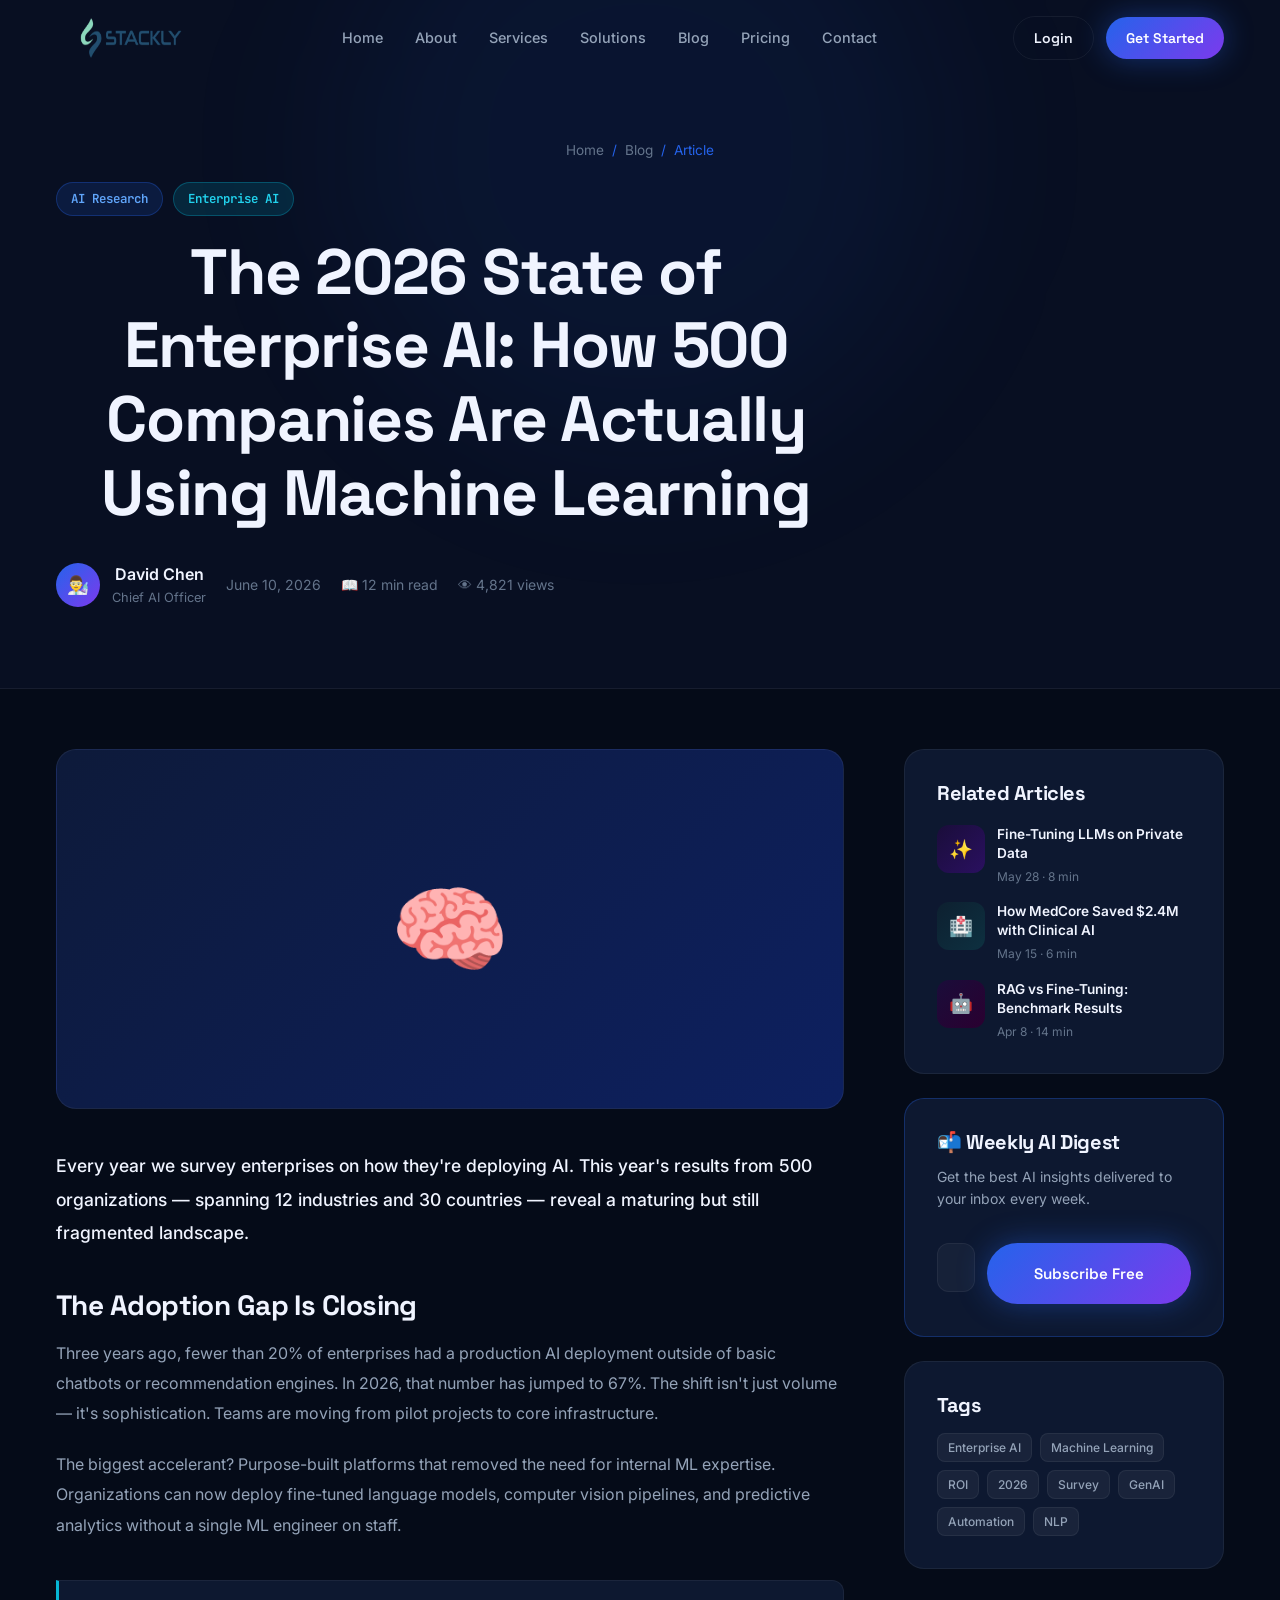
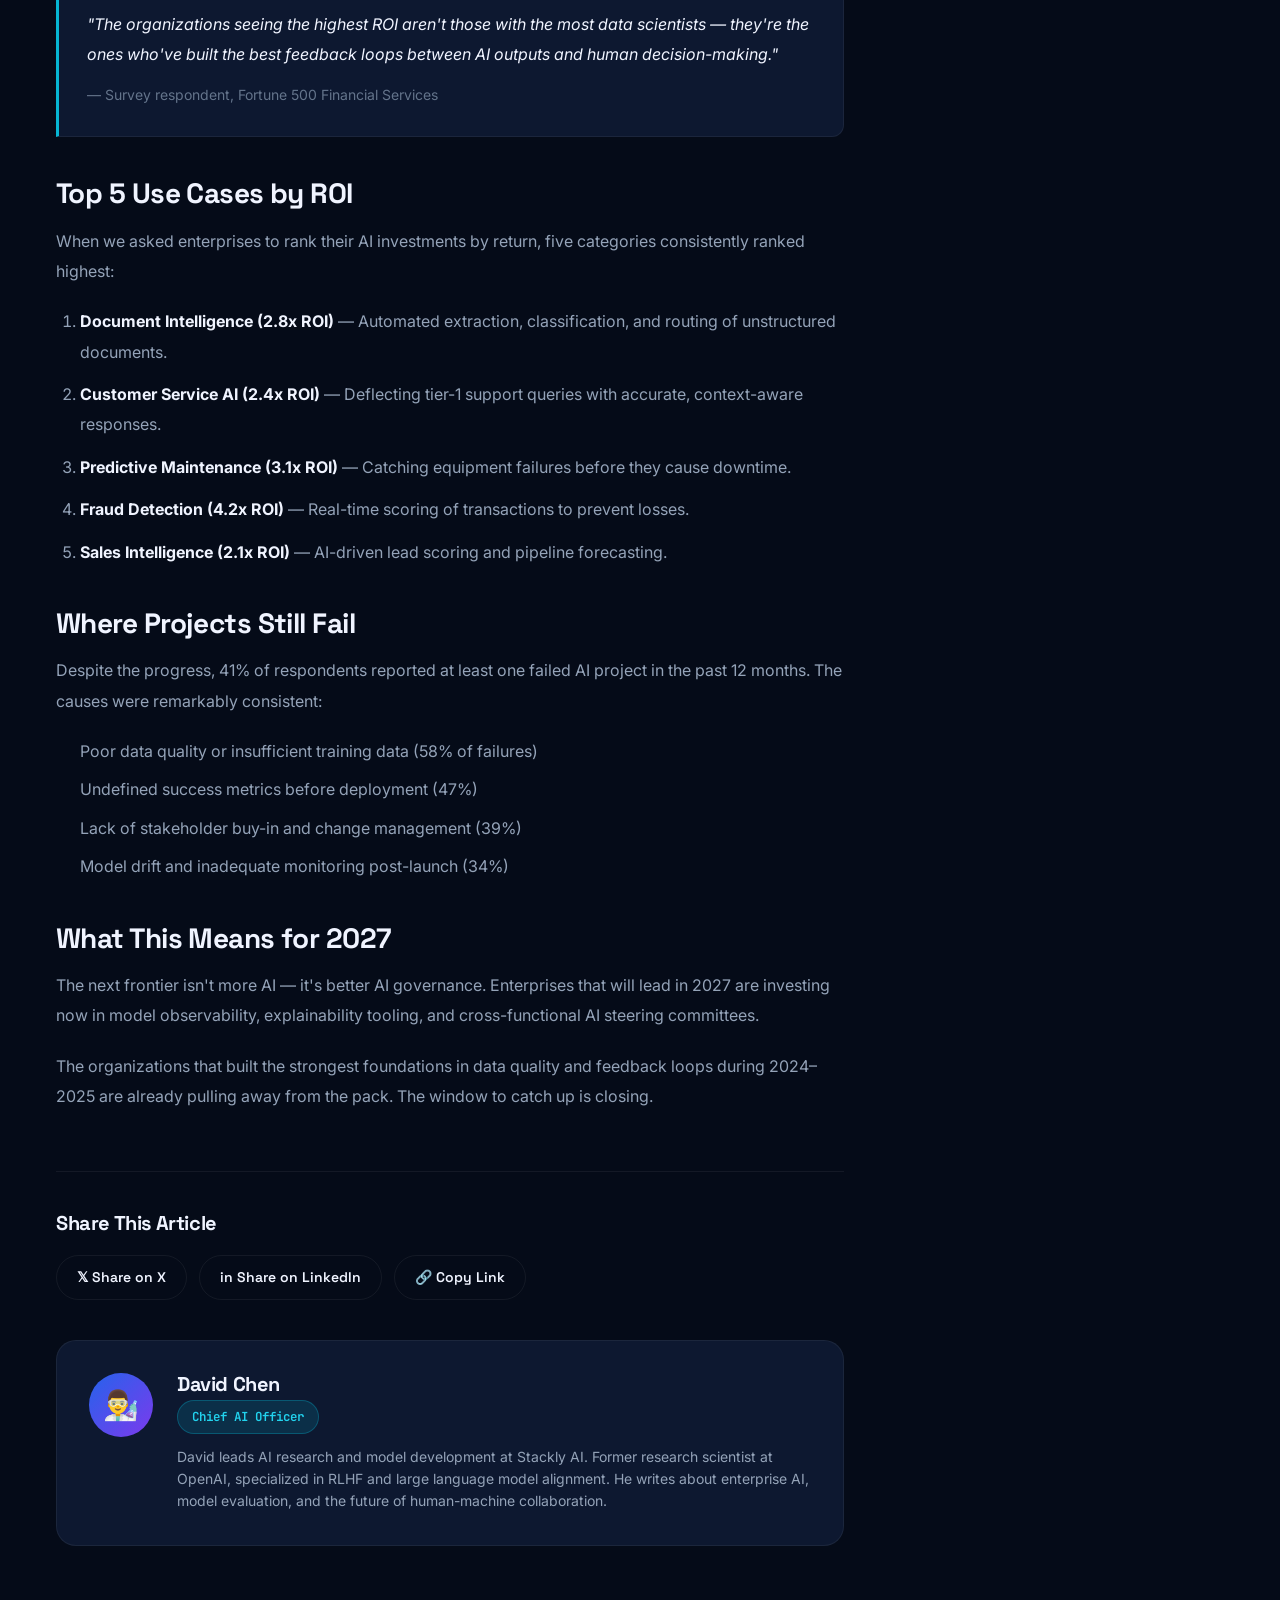
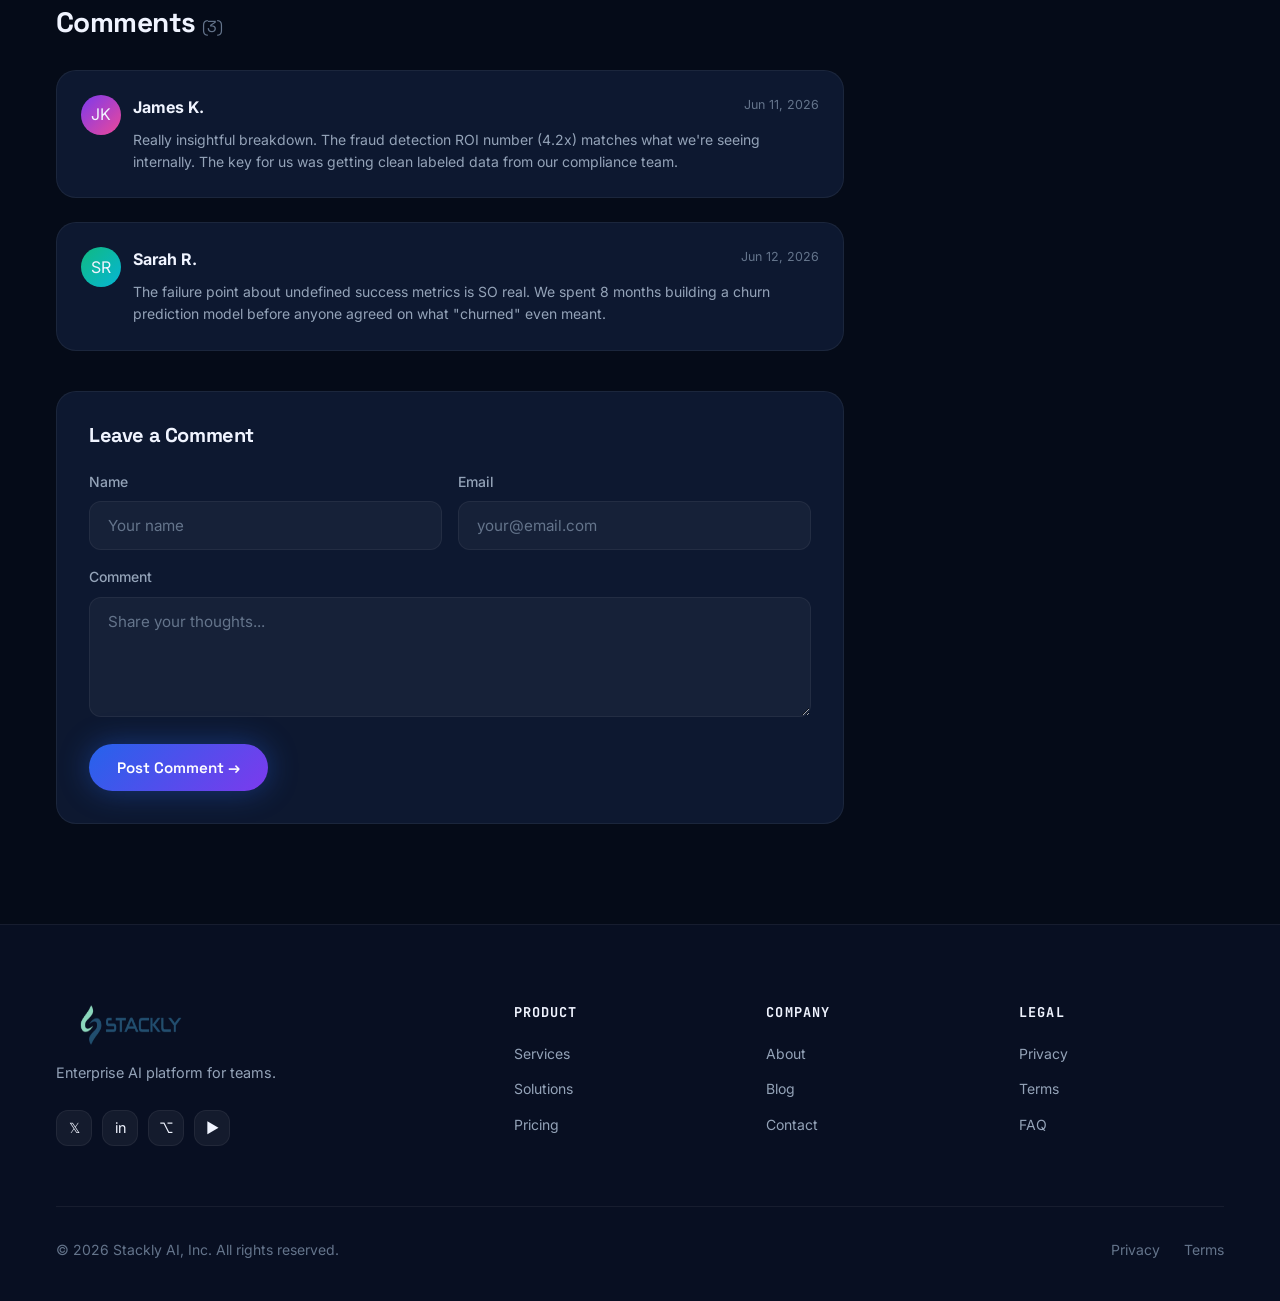
<file: blog-details.html>
<!DOCTYPE html>
<html lang="en">
<head>
  <meta charset="UTF-8"/><meta name="viewport" content="width=device-width, initial-scale=1.0"/>
  <title>Blog Article — Stackly AI</title>
  <link rel="stylesheet" href="style.css"/>
</head>
<body>
<div class="loading-screen" id="loading-screen">
  <div class="loading-logo">
   <a class="nav-logo"><img src="./images//logo-dark.webp" alt="STACKLY Logo" class="nav-logo-img" /></a>
  </div><div class="loading-bar-track"><div class="loading-bar-fill"></div></div></div>
<div id="scroll-progress"></div>
<button id="back-to-top" style="position:fixed;bottom:24px;right:24px;z-index:500;width:44px;height:44px;border-radius:50%;background:var(--gradient-primary);color:#fff;display:flex;align-items:center;justify-content:center;font-size:1rem;opacity:0;pointer-events:none;transition:all 0.3s;box-shadow:0 0 20px rgba(37,99,235,0.4);">↑</button>

<nav class="navbar" id="navbar"><div class="container"><div class="nav-inner">
  <a href="index.html" class="nav-logo"><img src="./images/logo-dark.webp" alt="STACKLY Logo" class="nav-logo-img" /></a>
  <ul class="nav-menu"><li><a href="index.html" class="nav-link">Home</a></li><li><a href="about.html" class="nav-link">About</a></li><li><a href="services.html" class="nav-link">Services</a></li><li><a href="solutions.html" class="nav-link">Solutions</a></li><li><a href="blog.html" class="nav-link active">Blog</a></li><li><a href="pricing.html" class="nav-link">Pricing</a></li><li><a href="contact.html" class="nav-link">Contact</a></li></ul>
  <div class="nav-actions"><a href="login.html" class="btn btn-outline btn-sm">Login</a><a href="register.html" class="btn btn-primary btn-sm">Get Started</a><button class="hamburger"><span></span><span></span><span></span></button></div>
</div></div></nav>
<div class="mobile-nav" id="mobile-nav"><button class="mobile-nav-close">✕</button><div class="mobile-nav-logo"><a href="index.html" class="nav-logo"><div class="logo-icon">⚡</div><span class="logo-text">Stackly <span>AI</span></span></a></div><a href="index.html" class="nav-link">🏠 Home</a><a href="about.html" class="nav-link">🏢 About</a><a href="services.html" class="nav-link">⚙️ Services</a><a href="solutions.html" class="nav-link">💡 Solutions</a><a href="blog.html" class="nav-link">📝 Blog</a><a href="pricing.html" class="nav-link">💰 Pricing</a><a href="contact.html" class="nav-link">📬 Contact</a><div style="margin-top:auto;display:flex;flex-direction:column;gap:12px;padding-top:24px;border-top:1px solid var(--border-subtle);"><a href="login.html" class="btn btn-outline" style="justify-content:center;">Login</a><a href="register.html" class="btn btn-primary" style="justify-content:center;">Get Started Free</a></div></div>

<!-- HERO BANNER -->
<section class="page-hero" style="min-height:360px;">
  <div class="glow-orb" style="width:600px;height:600px;background:rgba(37,99,235,0.07);top:-150px;left:50%;transform:translateX(-50%);"></div>
  <div class="container" style="position:relative;z-index:2;">
    <div class="breadcrumb"><a href="index.html">Home</a><span>/</span><a href="blog.html">Blog</a><span>/</span><span>Article</span></div>
    <div style="display:flex;gap:10px;margin-bottom:20px;flex-wrap:wrap;"><span class="badge badge-blue">AI Research</span><span class="badge badge-cyan">Enterprise AI</span></div>
    <h1 style="max-width:800px;">The 2026 State of Enterprise AI: How 500 Companies Are Actually Using Machine Learning</h1>
    <div style="display:flex;align-items:center;gap:20px;margin-top:32px;flex-wrap:wrap;">
      <div style="display:flex;align-items:center;gap:12px;"><div style="width:44px;height:44px;border-radius:50%;background:var(--gradient-primary);display:flex;align-items:center;justify-content:center;font-size:1.1rem;">👨‍🔬</div><div><div style="font-weight:600;color:var(--text-primary);">David Chen</div><div style="font-size:0.8rem;color:var(--text-muted);">Chief AI Officer</div></div></div>
      <div style="color:var(--text-muted);font-size:0.875rem;">June 10, 2026</div>
      <div style="color:var(--text-muted);font-size:0.875rem;">📖 12 min read</div>
      <div style="color:var(--text-muted);font-size:0.875rem;">👁 4,821 views</div>
    </div>
  </div>
</section>







<!-- ARTICLE + SIDEBAR -->
<section class="section" style="padding-top:60px;">
  <div class="container">
    <div style="display:grid;grid-template-columns:1fr 320px;gap:60px;" class="blog-detail-layout">
      <!-- ARTICLE BODY -->
      <article>
        <!-- Featured Image Placeholder -->
        <div style="background:linear-gradient(135deg,#0d1a3a,#0d2060);border-radius:var(--radius-lg);height:360px;display:flex;align-items:center;justify-content:center;font-size:6rem;margin-bottom:40px;border:1px solid var(--border-subtle);">🧠</div>

        <div class="blog-content" style="line-height:1.9;color:var(--text-secondary);">
          <p style="font-size:1.1rem;color:var(--text-primary);margin-bottom:32px;font-weight:500;">Every year we survey enterprises on how they're deploying AI. This year's results from 500 organizations — spanning 12 industries and 30 countries — reveal a maturing but still fragmented landscape.</p>

          <h3 style="color:var(--text-primary);margin:40px 0 16px;">The Adoption Gap Is Closing</h3>
          <p style="margin-bottom:20px;">Three years ago, fewer than 20% of enterprises had a production AI deployment outside of basic chatbots or recommendation engines. In 2026, that number has jumped to 67%. The shift isn't just volume — it's sophistication. Teams are moving from pilot projects to core infrastructure.</p>
          <p style="margin-bottom:32px;">The biggest accelerant? Purpose-built platforms that removed the need for internal ML expertise. Organizations can now deploy fine-tuned language models, computer vision pipelines, and predictive analytics without a single ML engineer on staff.</p>

          <div class="card" style="padding:28px;margin:40px 0;border-left:3px solid var(--accent-cyan);border-radius:0 var(--radius-md) var(--radius-md) 0;">
            <p style="font-size:1rem;font-style:italic;color:var(--text-primary);margin:0;">"The organizations seeing the highest ROI aren't those with the most data scientists — they're the ones who've built the best feedback loops between AI outputs and human decision-making."</p>
            <p style="font-size:0.875rem;color:var(--text-muted);margin:12px 0 0;">— Survey respondent, Fortune 500 Financial Services</p>
          </div>

          <h3 style="color:var(--text-primary);margin:40px 0 16px;">Top 5 Use Cases by ROI</h3>
          <p style="margin-bottom:20px;">When we asked enterprises to rank their AI investments by return, five categories consistently ranked highest:</p>
          <ol style="padding-left:24px;display:flex;flex-direction:column;gap:12px;margin-bottom:32px;">
            <li><strong style="color:var(--text-primary);">Document Intelligence (2.8x ROI)</strong> — Automated extraction, classification, and routing of unstructured documents.</li>
            <li><strong style="color:var(--text-primary);">Customer Service AI (2.4x ROI)</strong> — Deflecting tier-1 support queries with accurate, context-aware responses.</li>
            <li><strong style="color:var(--text-primary);">Predictive Maintenance (3.1x ROI)</strong> — Catching equipment failures before they cause downtime.</li>
            <li><strong style="color:var(--text-primary);">Fraud Detection (4.2x ROI)</strong> — Real-time scoring of transactions to prevent losses.</li>
            <li><strong style="color:var(--text-primary);">Sales Intelligence (2.1x ROI)</strong> — AI-driven lead scoring and pipeline forecasting.</li>
          </ol>

          <h3 style="color:var(--text-primary);margin:40px 0 16px;">Where Projects Still Fail</h3>
          <p style="margin-bottom:20px;">Despite the progress, 41% of respondents reported at least one failed AI project in the past 12 months. The causes were remarkably consistent:</p>
          <ul style="padding-left:24px;display:flex;flex-direction:column;gap:8px;margin-bottom:32px;">
            <li>Poor data quality or insufficient training data (58% of failures)</li>
            <li>Undefined success metrics before deployment (47%)</li>
            <li>Lack of stakeholder buy-in and change management (39%)</li>
            <li>Model drift and inadequate monitoring post-launch (34%)</li>
          </ul>

          <h3 style="color:var(--text-primary);margin:40px 0 16px;">What This Means for 2027</h3>
          <p style="margin-bottom:20px;">The next frontier isn't more AI — it's better AI governance. Enterprises that will lead in 2027 are investing now in model observability, explainability tooling, and cross-functional AI steering committees.</p>
          <p>The organizations that built the strongest foundations in data quality and feedback loops during 2024–2025 are already pulling away from the pack. The window to catch up is closing.</p>
        </div>

















        <!-- SHARE -->
        <div style="border-top:1px solid var(--border-subtle);margin-top:60px;padding-top:40px;">
          <h4 style="margin-bottom:20px;">Share This Article</h4>
          <div style="display:flex;gap:12px;flex-wrap:wrap;">
            <a href="#" class="btn btn-outline btn-sm">𝕏 Share on X</a>
            <a href="#" class="btn btn-outline btn-sm">in Share on LinkedIn</a>
            <a href="#" class="btn btn-outline btn-sm">🔗 Copy Link</a>
          </div>
        </div>

        <!-- AUTHOR BIO -->
        <div class="card" style="margin-top:40px;display:flex;gap:24px;align-items:flex-start;">
          <div style="width:64px;height:64px;border-radius:50%;background:var(--gradient-primary);display:flex;align-items:center;justify-content:center;font-size:1.8rem;flex-shrink:0;">👨‍🔬</div>
          <div>
            <h4 style="margin-bottom:4px;">David Chen</h4>
            <div class="badge badge-cyan" style="margin-bottom:12px;">Chief AI Officer</div>
            <p style="font-size:0.875rem;">David leads AI research and model development at Stackly AI. Former research scientist at OpenAI, specialized in RLHF and large language model alignment. He writes about enterprise AI, model evaluation, and the future of human-machine collaboration.</p>
          </div>
        </div>

        <!-- COMMENTS -->
        <div style="margin-top:60px;">
          <h3 style="margin-bottom:32px;">Comments <span style="color:var(--text-muted);font-size:1rem;font-weight:400;">(3)</span></h3>
          <div style="display:flex;flex-direction:column;gap:24px;margin-bottom:40px;">
            <div class="card" style="padding:24px;">
              <div style="display:flex;gap:12px;align-items:flex-start;">
                <div style="width:40px;height:40px;border-radius:50%;background:linear-gradient(135deg,#7c3aed,#ec4899);display:flex;align-items:center;justify-content:center;flex-shrink:0;">JK</div>
                <div style="flex:1;"><div style="display:flex;justify-content:space-between;margin-bottom:8px;flex-wrap:wrap;gap:8px;"><strong style="color:var(--text-primary);">James K.</strong><span style="font-size:0.78rem;color:var(--text-muted);">Jun 11, 2026</span></div><p style="font-size:0.875rem;">Really insightful breakdown. The fraud detection ROI number (4.2x) matches what we're seeing internally. The key for us was getting clean labeled data from our compliance team.</p></div>
              </div>
            </div>
            <div class="card" style="padding:24px;">
              <div style="display:flex;gap:12px;align-items:flex-start;">
                <div style="width:40px;height:40px;border-radius:50%;background:linear-gradient(135deg,#10b981,#06b6d4);display:flex;align-items:center;justify-content:center;flex-shrink:0;">SR</div>
                <div style="flex:1;"><div style="display:flex;justify-content:space-between;margin-bottom:8px;flex-wrap:wrap;gap:8px;"><strong style="color:var(--text-primary);">Sarah R.</strong><span style="font-size:0.78rem;color:var(--text-muted);">Jun 12, 2026</span></div><p style="font-size:0.875rem;">The failure point about undefined success metrics is SO real. We spent 8 months building a churn prediction model before anyone agreed on what "churned" even meant.</p></div>
              </div>
            </div>
          </div>

          <!-- Comment Form -->
          <div class="card" style="padding:32px;">
            <h4 style="margin-bottom:24px;">Leave a Comment</h4>
            <form>
              <div class="grid-2" style="gap:16px;margin-bottom:16px;">
                <div class="form-group" style="margin:0;"><label class="form-label">Name</label><input type="text" class="form-input" placeholder="Your name"/></div>
                <div class="form-group" style="margin:0;"><label class="form-label">Email</label><input type="email" class="form-input" placeholder="your@email.com"/></div>
              </div>
              <div class="form-group"><label class="form-label">Comment</label><textarea class="form-input" rows="4" placeholder="Share your thoughts..."></textarea></div>
              <button type="submit" class="btn btn-primary">Post Comment →</button>
            </form>
          </div>
        </div>
      </article>

      <!-- SIDEBAR -->
      <aside>
        <!-- Related -->
        <div class="card" style="margin-bottom:24px;">
          <h4 style="margin-bottom:20px;">Related Articles</h4>
          <div style="display:flex;flex-direction:column;gap:16px;">
            <a href="blog-details.html" style="display:flex;gap:12px;align-items:flex-start;"><div style="width:48px;height:48px;border-radius:var(--radius-md);background:linear-gradient(135deg,#1a0d3a,#2a1060);display:flex;align-items:center;justify-content:center;font-size:1.2rem;flex-shrink:0;">✨</div><div><div style="font-size:0.85rem;font-weight:600;color:var(--text-primary);line-height:1.4;margin-bottom:4px;">Fine-Tuning LLMs on Private Data</div><div style="font-size:0.75rem;color:var(--text-muted);">May 28 · 8 min</div></div></a>
            <a href="blog-details.html" style="display:flex;gap:12px;align-items:flex-start;"><div style="width:48px;height:48px;border-radius:var(--radius-md);background:linear-gradient(135deg,#0d2030,#0d3040);display:flex;align-items:center;justify-content:center;font-size:1.2rem;flex-shrink:0;">🏥</div><div><div style="font-size:0.85rem;font-weight:600;color:var(--text-primary);line-height:1.4;margin-bottom:4px;">How MedCore Saved $2.4M with Clinical AI</div><div style="font-size:0.75rem;color:var(--text-muted);">May 15 · 6 min</div></div></a>
            <a href="blog-details.html" style="display:flex;gap:12px;align-items:flex-start;"><div style="width:48px;height:48px;border-radius:var(--radius-md);background:linear-gradient(135deg,#1a0d3a,#2a0030);display:flex;align-items:center;justify-content:center;font-size:1.2rem;flex-shrink:0;">🤖</div><div><div style="font-size:0.85rem;font-weight:600;color:var(--text-primary);line-height:1.4;margin-bottom:4px;">RAG vs Fine-Tuning: Benchmark Results</div><div style="font-size:0.75rem;color:var(--text-muted);">Apr 8 · 14 min</div></div></a>
          </div>
        </div>

        <!-- Newsletter -->
        <div class="card" style="margin-bottom:24px;border-color:var(--border-glow);">
          <h4 style="margin-bottom:12px;">📬 Weekly AI Digest</h4>
          <p style="font-size:0.875rem;margin-bottom:16px;">Get the best AI insights delivered to your inbox every week.</p>
          <form class="newsletter-form">
            <input type="email" class="form-input" placeholder="your@email.com" style="margin-bottom:12px;"/>
            <button type="submit" class="btn btn-primary" style="width:100%;justify-content:center;">Subscribe Free</button>
          </form>
        </div>

        <!-- Tags -->
        <div class="card">
          <h4 style="margin-bottom:16px;">Tags</h4>
          <div style="display:flex;flex-wrap:wrap;gap:8px;">
            <span class="tag">Enterprise AI</span><span class="tag">Machine Learning</span><span class="tag">ROI</span><span class="tag">2026</span><span class="tag">Survey</span><span class="tag">GenAI</span><span class="tag">Automation</span><span class="tag">NLP</span>
          </div>
        </div>
      </aside>
    </div>
  </div>
</section>

<footer class="footer"><div class="container"><div class="footer-grid"><div class="footer-about"><div class="nav-logo"><img src="./images/logo-dark.webp" alt="STACKLY Logo" class="nav-logo-img" /></div><p>Enterprise AI platform for teams.</p><div class="footer-socials"><a class="social-btn" href="404.html">𝕏</a><a class="social-btn" href="404.html">in</a><a class="social-btn" href="404.html">⌥</a><a class="social-btn" href="404.html">▶</a></div></div><div class="footer-col"><h5>Product</h5><ul class="footer-links"><li><a href="services.html" class="footer-link">Services</a></li><li><a href="solutions.html" class="footer-link">Solutions</a></li><li><a href="pricing.html" class="footer-link">Pricing</a></li></ul></div><div class="footer-col"><h5>Company</h5><ul class="footer-links"><li><a href="about.html" class="footer-link">About</a></li><li><a href="blog.html" class="footer-link">Blog</a></li><li><a href="contact.html" class="footer-link">Contact</a></li></ul></div><div class="footer-col"><h5>Legal</h5><ul class="footer-links"><li><a href="privacy.html" class="footer-link">Privacy</a></li><li><a href="terms.html" class="footer-link">Terms</a></li><li><a href="faq.html" class="footer-link">FAQ</a></li></ul></div></div><div class="footer-bottom"><p>© 2026 Stackly AI, Inc. All rights reserved.</p><div class="footer-bottom-links"><a href="privacy.html">Privacy</a><a href="terms.html">Terms</a></div></div></div></footer>
<script src="main.js"></script>
<style>
  @media(max-width:1024px){.blog-detail-layout{grid-template-columns:1fr!important;}aside{display:none;}}
</style>
</body>
</html>
</file>
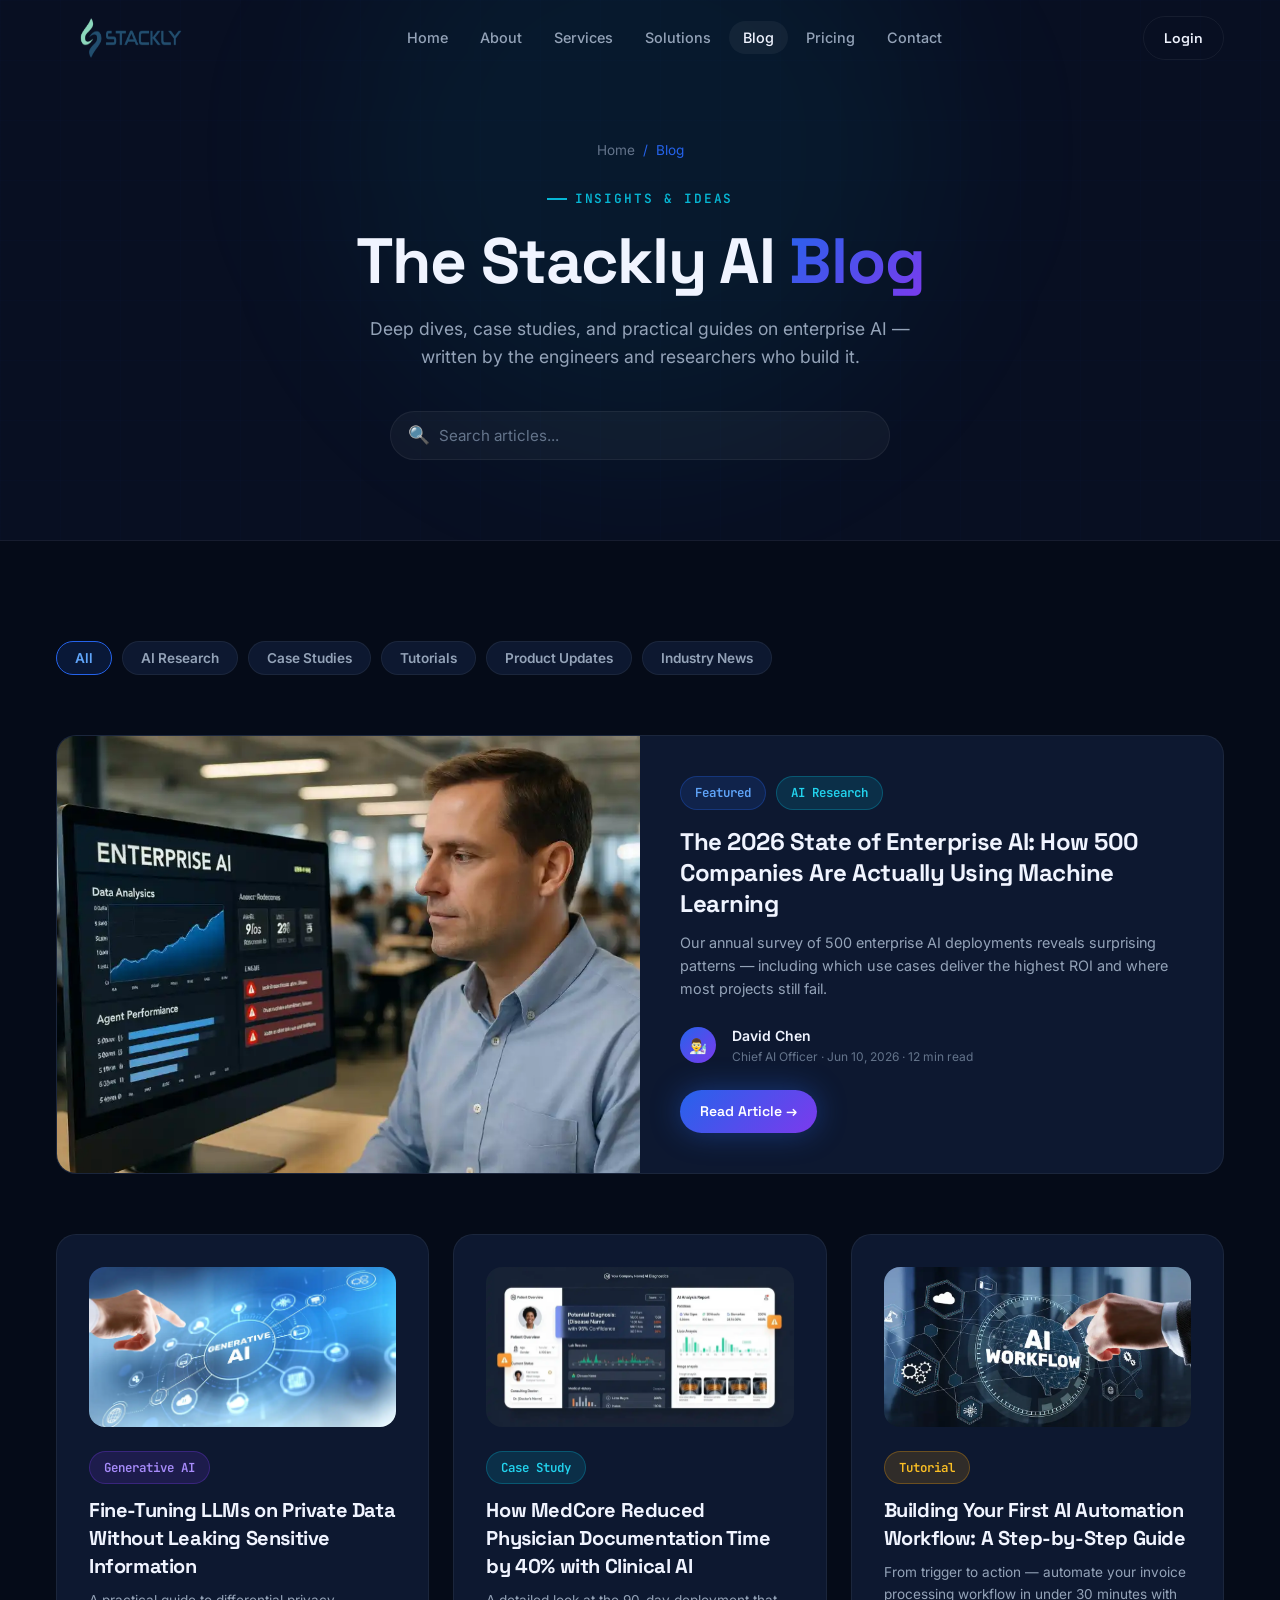
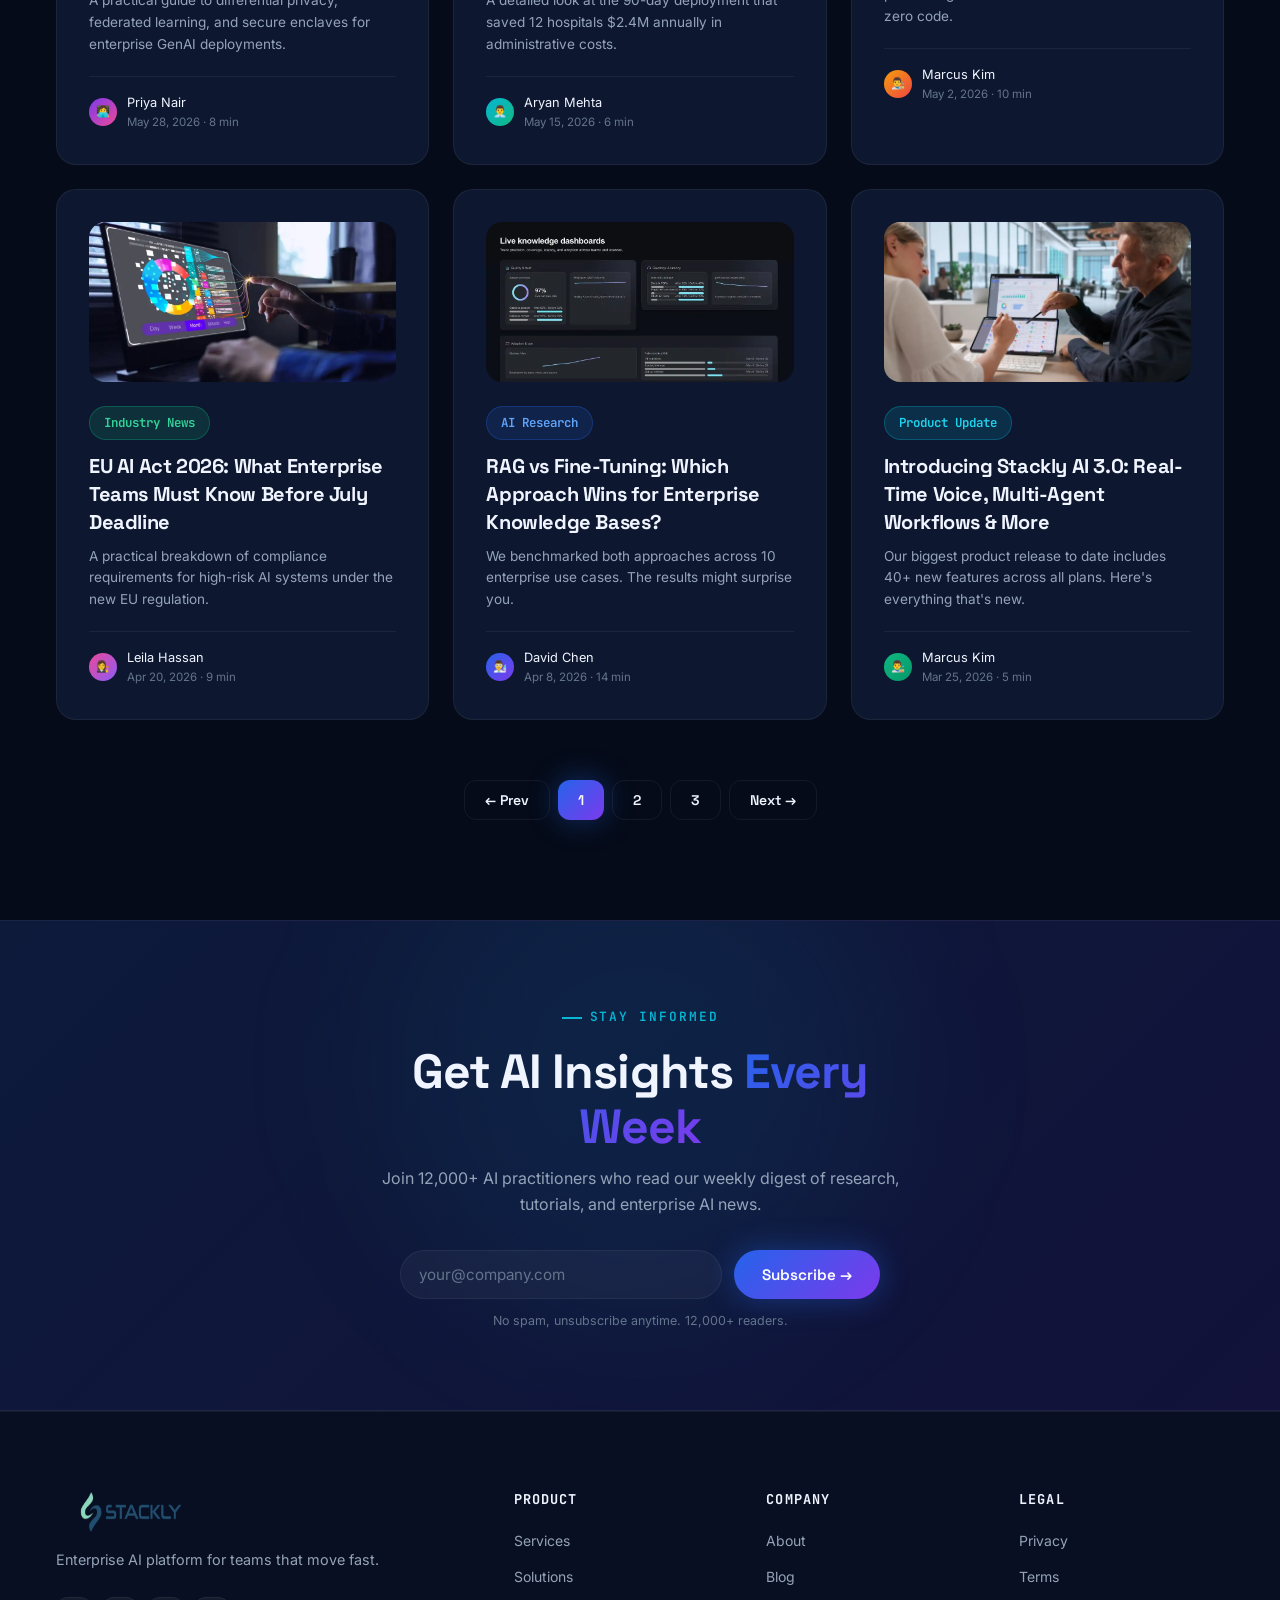
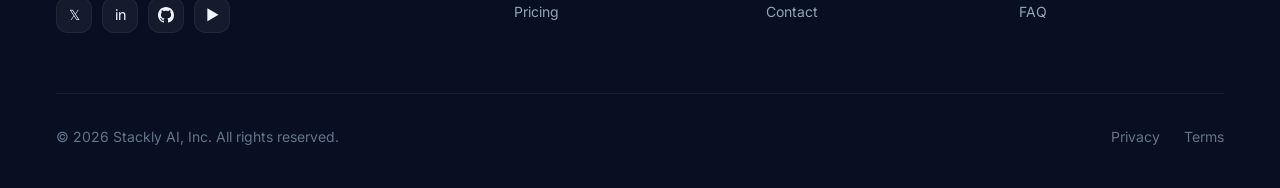
<file: blog.html>
<!DOCTYPE html>
<html lang="en">
<head>
  <meta charset="UTF-8"/><meta name="viewport" content="width=device-width, initial-scale=1.0"/>
  <meta name="description" content="Stackly AI Blog — Insights on AI, automation, machine learning and enterprise technology."/>
  <title>Blog — Stackly AI</title>
  <link rel="stylesheet" href="style.css"/>
</head>
<body>
<div class="loading-screen" id="loading-screen"><div class="loading-logo">
  <a class="nav-logo"><img src="./images//logo-dark.webp" alt="STACKLY Logo" class="nav-logo-img" /></a>
</div><div class="loading-bar-track"><div class="loading-bar-fill"></div></div></div>
<div id="scroll-progress"></div>
<button id="back-to-top" style="position:fixed;bottom:24px;right:24px;z-index:500;width:44px;height:44px;border-radius:50%;background:var(--gradient-primary);color:#fff;display:flex;align-items:center;justify-content:center;font-size:1rem;opacity:0;pointer-events:none;transition:all 0.3s;box-shadow:0 0 20px rgba(37,99,235,0.4);">↑</button>

<nav class="navbar" id="navbar"><div class="container"><div class="nav-inner">
  <a href="index.html" class="nav-logo"><img src="./images/logo-dark.webp" alt="STACKLY Logo" class="nav-logo-img" /></a>
  <ul class="nav-menu"><li><a href="index.html" class="nav-link">Home</a></li><li><a href="about.html" class="nav-link">About</a></li><li><a href="services.html" class="nav-link">Services</a></li><li><a href="solutions.html" class="nav-link">Solutions</a></li><li><a href="blog.html" class="nav-link active">Blog</a></li><li><a href="pricing.html" class="nav-link">Pricing</a></li><li><a href="contact.html" class="nav-link">Contact</a></li></ul>
  <div class="nav-actions"><a href="login.html" class="btn btn-outline btn-sm">Login</a>
    <!-- <a href="register.html" class="btn btn-primary btn-sm">Get Started</a> -->
    <button class="hamburger"><span></span><span></span><span></span></button></div>
</div>
<div class="mobile-nav" id="mobile-nav"><button class="mobile-nav-close">✕</button><div class="mobile-nav-logo"></div><a href="index.html" class="nav-link">🏠 Home</a><a href="about.html" class="nav-link">🏢 About</a><a href="services.html" class="nav-link">⚙️ Services</a><a href="solutions.html" class="nav-link">💡 Solutions</a><a href="blog.html" class="nav-link">📝 Blog</a><a href="pricing.html" class="nav-link">💰 Pricing</a><a href="contact.html" class="nav-link">📬 Contact</a><div style="margin-top:auto;display:flex;flex-direction:column;gap:12px;padding-top:24px;border-top:1px solid var(--border-subtle);"><a href="login.html" class="btn btn-outline" style="justify-content:center;">Login</a>

</div></nav>
<div class="mobile-nav" id="mobile-nav"><button class="mobile-nav-close">✕</button><div class="mobile-nav-logo"><a href="index.html" class="nav-logo"><div class="logo-icon">⚡</div><span class="logo-text">Stackly <span>AI</span></span></a></div><a href="index.html" class="nav-link">🏠 Home</a><a href="about.html" class="nav-link">🏢 About</a><a href="services.html" class="nav-link">⚙️ Services</a><a href="solutions.html" class="nav-link">💡 Solutions</a><a href="blog.html" class="nav-link">📝 Blog</a><a href="pricing.html" class="nav-link">💰 Pricing</a><a href="contact.html" class="nav-link">📬 Contact</a><div style="margin-top:auto;display:flex;flex-direction:column;gap:12px;padding-top:24px;border-top:1px solid var(--border-subtle);"><a href="login.html" class="btn btn-outline" style="justify-content:center;">Login</a>
  <!-- <a href="register.html" class="btn btn-primary" style="justify-content:center;">Get Started Free</a> -->
</div></div>

<section class="page-hero">
  <div class="glow-orb" style="width:600px;height:600px;background:rgba(6,182,212,0.06);top:-150px;left:50%;transform:translateX(-50%);"></div>
  <div class="hero-grid" style="position:absolute;inset:0;opacity:0.4;"></div>
  <div class="container" style="position:relative;z-index:2;">
    <div class="breadcrumb"><a href="index.html">Home</a><span>/</span><span>Blog</span></div>
    <span class="section-label" style="justify-content:center;">Insights & Ideas</span>
    <h1>The Stackly AI <span class="gradient-text">Blog</span></h1>
    <p>Deep dives, case studies, and practical guides on enterprise AI — written by the engineers and researchers who build it.</p>
    <!-- Search -->
    <div style="max-width:500px;margin:40px auto 0;position:relative;">
      <input type="text" class="form-input" placeholder="Search articles..." style="padding-left:48px;border-radius:var(--radius-pill);" id="blog-search"/>
      <span style="position:absolute;left:18px;top:50%;transform:translateY(-50%);color:var(--text-muted);font-size:1.1rem;">🔍</span>
    </div>
  </div>
</section>

<section class="section">
  <div class="container">
    <!-- Categories -->
    <div style="display:flex;gap:10px;flex-wrap:wrap;margin-bottom:60px;" data-aos="fade-up">
      <button class="cat-btn active">All</button>
      <button class="cat-btn">AI Research</button>
      <button class="cat-btn">Case Studies</button>
      <button class="cat-btn">Tutorials</button>
      <button class="cat-btn">Product Updates</button>
      <button class="cat-btn">Industry News</button>
    </div>

    <!-- Featured Article -->
    <div class="card featured-blog-card"
style="display:grid;grid-template-columns:1fr 1fr;gap:0;padding:0;overflow:hidden;margin-bottom:60px;">
      <div class="featured-blog-image">
    <img src="images/blog.webp"
         alt="Enterprise AI"
         loading="lazy">
</div>
      <div style="padding:40px;">
        <div style="display:flex;gap:10px;margin-bottom:16px;flex-wrap:wrap;"><span class="badge badge-blue">Featured</span><span class="badge badge-cyan">AI Research</span></div>
        <h2 style="font-size:1.5rem;margin-bottom:12px;line-height:1.3;">The 2026 State of Enterprise AI: How 500 Companies Are Actually Using Machine Learning</h2>
        <p style="font-size:0.9rem;margin-bottom:24px;">Our annual survey of 500 enterprise AI deployments reveals surprising patterns — including which use cases deliver the highest ROI and where most projects still fail.</p>
        <div style="display:flex;align-items:center;gap:16px;margin-bottom:24px;">
          <div style="width:36px;height:36px;border-radius:50%;background:var(--gradient-primary);display:flex;align-items:center;justify-content:center;font-size:0.9rem;">👨‍🔬</div>
          <div><div style="font-size:0.875rem;font-weight:600;color:var(--text-primary);">David Chen</div><div style="font-size:0.75rem;color:var(--text-muted);">Chief AI Officer · Jun 10, 2026 · 12 min read</div></div>
        </div>
        <a href="404.html" class="btn btn-primary btn-sm">Read Article →</a>
      </div>
    </div>

    <!-- Blog Grid -->
    <div class="grid-3" style="gap:24px;">
      <div class="card blog-card" data-aos="fade-up" data-aos-delay="0">
        <div class="blog-card-image">
    <img src="images/fine-tuning.webp"
         alt="Fine Tuning LLM"
         loading="lazy">
</div>
        <div style="display:flex;gap:8px;margin-bottom:12px;"><span class="badge badge-violet">Generative AI</span></div>
        <h4 style="margin-bottom:10px;line-height:1.4;"><a href="blog-details.html" style="color:var(--text-primary);">Fine-Tuning LLMs on Private Data Without Leaking Sensitive Information</a></h4>
        <p style="font-size:0.85rem;margin-bottom:20px;">A practical guide to differential privacy, federated learning, and secure enclaves for enterprise GenAI deployments.</p>
        <div style="display:flex;align-items:center;gap:10px;padding-top:16px;border-top:1px solid var(--border-subtle);"><div style="width:28px;height:28px;border-radius:50%;background:linear-gradient(135deg,#7c3aed,#ec4899);display:flex;align-items:center;justify-content:center;font-size:0.7rem;">👩‍💻</div><div><div style="font-size:0.8rem;color:var(--text-primary);">Priya Nair</div><div style="font-size:0.72rem;color:var(--text-muted);">May 28, 2026 · 8 min</div></div></div>
      </div>
      <div class="card blog-card" data-aos="fade-up" data-aos-delay="100">
        <div class="blog-card-image">
    <img src="images/case-study.webp"
         alt="Healthcare AI"
         loading="lazy">
</div>
        <div style="display:flex;gap:8px;margin-bottom:12px;"><span class="badge badge-cyan">Case Study</span></div>
        <h4 style="margin-bottom:10px;line-height:1.4;"><a href="blog-details.html" style="color:var(--text-primary);">How MedCore Reduced Physician Documentation Time by 40% with Clinical AI</a></h4>
        <p style="font-size:0.85rem;margin-bottom:20px;">A detailed look at the 90-day deployment that saved 12 hospitals $2.4M annually in administrative costs.</p>
        <div style="display:flex;align-items:center;gap:10px;padding-top:16px;border-top:1px solid var(--border-subtle);"><div style="width:28px;height:28px;border-radius:50%;background:linear-gradient(135deg,#06b6d4,#10b981);display:flex;align-items:center;justify-content:center;font-size:0.7rem;">👨‍💼</div><div><div style="font-size:0.8rem;color:var(--text-primary);">Aryan Mehta</div><div style="font-size:0.72rem;color:var(--text-muted);">May 15, 2026 · 6 min</div></div></div>
      </div>
      <div class="card blog-card" data-aos="fade-up" data-aos-delay="200">
        <div class="blog-card-image">
    <img src="images/tutorial.webp"
         alt="Automation AI"
         loading="lazy">
</div>
        <div style="display:flex;gap:8px;margin-bottom:12px;"><span class="badge badge-gold">Tutorial</span></div>
        <h4 style="margin-bottom:10px;line-height:1.4;"><a href="blog-details.html" style="color:var(--text-primary);">Building Your First AI Automation Workflow: A Step-by-Step Guide</a></h4>
        <p style="font-size:0.85rem;margin-bottom:20px;">From trigger to action — automate your invoice processing workflow in under 30 minutes with zero code.</p>
        <div style="display:flex;align-items:center;gap:10px;padding-top:16px;border-top:1px solid var(--border-subtle);"><div style="width:28px;height:28px;border-radius:50%;background:linear-gradient(135deg,#f59e0b,#ef4444);display:flex;align-items:center;justify-content:center;font-size:0.7rem;">👨‍🎨</div><div><div style="font-size:0.8rem;color:var(--text-primary);">Marcus Kim</div><div style="font-size:0.72rem;color:var(--text-muted);">May 2, 2026 · 10 min</div></div></div>
      </div>
      <div class="card blog-card" data-aos="fade-up" data-aos-delay="0">
        <div class="blog-card-image">
    <img src="images/industry.webp"
         alt="Industry News"
         loading="lazy">
</div>
        <div style="display:flex;gap:8px;margin-bottom:12px;"><span class="badge badge-green">Industry News</span></div>
        <h4 style="margin-bottom:10px;line-height:1.4;"><a href="blog-details.html" style="color:var(--text-primary);">EU AI Act 2026: What Enterprise Teams Must Know Before July Deadline</a></h4>
        <p style="font-size:0.85rem;margin-bottom:20px;">A practical breakdown of compliance requirements for high-risk AI systems under the new EU regulation.</p>
        <div style="display:flex;align-items:center;gap:10px;padding-top:16px;border-top:1px solid var(--border-subtle);"><div style="width:28px;height:28px;border-radius:50%;background:linear-gradient(135deg,#ec4899,#8b5cf6);display:flex;align-items:center;justify-content:center;font-size:0.7rem;">👩‍⚖️</div><div><div style="font-size:0.8rem;color:var(--text-primary);">Leila Hassan</div><div style="font-size:0.72rem;color:var(--text-muted);">Apr 20, 2026 · 9 min</div></div></div>
      </div>
      <div class="card blog-card" data-aos="fade-up" data-aos-delay="100">
        <div class="blog-card-image">
    <img src="images/research.webp"
         alt="RAG AI"
         loading="lazy">
</div>
        <div style="display:flex;gap:8px;margin-bottom:12px;"><span class="badge badge-blue">AI Research</span></div>
        <h4 style="margin-bottom:10px;line-height:1.4;"><a href="blog-details.html" style="color:var(--text-primary);">RAG vs Fine-Tuning: Which Approach Wins for Enterprise Knowledge Bases?</a></h4>
        <p style="font-size:0.85rem;margin-bottom:20px;">We benchmarked both approaches across 10 enterprise use cases. The results might surprise you.</p>
        <div style="display:flex;align-items:center;gap:10px;padding-top:16px;border-top:1px solid var(--border-subtle);"><div style="width:28px;height:28px;border-radius:50%;background:var(--gradient-primary);display:flex;align-items:center;justify-content:center;font-size:0.7rem;">👨‍🔬</div><div><div style="font-size:0.8rem;color:var(--text-primary);">David Chen</div><div style="font-size:0.72rem;color:var(--text-muted);">Apr 8, 2026 · 14 min</div></div></div>
      </div>
      <div class="card blog-card" data-aos="fade-up" data-aos-delay="200">
        <div class="blog-card-image">
    <img src="images/product.webp"
         alt="Product Update"
         loading="lazy">
</div>
        <div style="display:flex;gap:8px;margin-bottom:12px;"><span class="badge badge-cyan">Product Update</span></div>
        <h4 style="margin-bottom:10px;line-height:1.4;"><a href="blog-details.html" style="color:var(--text-primary);">Introducing Stackly AI 3.0: Real-Time Voice, Multi-Agent Workflows & More</a></h4>
        <p style="font-size:0.85rem;margin-bottom:20px;">Our biggest product release to date includes 40+ new features across all plans. Here's everything that's new.</p>
        <div style="display:flex;align-items:center;gap:10px;padding-top:16px;border-top:1px solid var(--border-subtle);"><div style="width:28px;height:28px;border-radius:50%;background:linear-gradient(135deg,#10b981,#059669);display:flex;align-items:center;justify-content:center;font-size:0.7rem;">👨‍🎨</div><div><div style="font-size:0.8rem;color:var(--text-primary);">Marcus Kim</div><div style="font-size:0.72rem;color:var(--text-muted);">Mar 25, 2026 · 5 min</div></div></div>
      </div>
    </div>

    <!-- Pagination -->
    <div style="display:flex;justify-content:center;gap:8px;margin-top:60px;" data-aos="fade-up">
      <button class="btn btn-outline btn-sm" style="border-radius:var(--radius-md);">← Prev</button>
      <button class="btn btn-primary btn-sm" style="border-radius:var(--radius-md);">1</button>
      <button class="btn btn-outline btn-sm" style="border-radius:var(--radius-md);">2</button>
      <button class="btn btn-outline btn-sm" style="border-radius:var(--radius-md);">3</button>
      <button class="btn btn-outline btn-sm" style="border-radius:var(--radius-md);">Next →</button>
    </div>
  </div>
</section>

<!-- NEWSLETTER -->
<section class="newsletter">
  <div class="glow-orb" style="width:500px;height:500px;background:rgba(6,182,212,0.07);top:-100px;left:50%;transform:translateX(-50%);"></div>
  <div class="container">
    <div class="newsletter-inner" data-aos="fade-up">
      <span class="section-label" style="justify-content:center;">Stay Informed</span>
      <h2 style="margin-bottom:12px;">Get AI Insights <span class="gradient-text">Every Week</span></h2>
      <p style="color:var(--text-secondary);margin-bottom:32px;">Join 12,000+ AI practitioners who read our weekly digest of research, tutorials, and enterprise AI news.</p>
      <form class="newsletter-form" style="display:flex;gap:12px;max-width:480px;margin:0 auto;flex-wrap:wrap;">
        <input type="email" class="form-input" placeholder="your@company.com" style="flex:1;min-width:200px;border-radius:var(--radius-pill);"/>
        <button type="submit" class="btn btn-primary">Subscribe →</button>
      </form>
      <p style="font-size:0.78rem;color:var(--text-muted);margin-top:12px;">No spam, unsubscribe anytime. 12,000+ readers.</p>
    </div>
  </div>
</section>

<footer class="footer"><div class="container"><div class="footer-grid"><div class="footer-about"><div class="nav-logo">
  <a href="blog.html"><img src="./images/logo-dark.webp" alt="STACKLY Logo" class="nav-logo-img" /></a>
</div><p>Enterprise AI platform for teams that move fast.</p><div class="footer-socials"><a class="social-btn" href="404.html">𝕏</a><a class="social-btn" href="404.html">in</a><a class="social-btn" href="404.html"><svg xmlns="http://www.w3.org/2000/svg" width="16" height="16" fill="currentColor" class="bi bi-github" viewBox="0 0 16 16">
  <path d="M8 0C3.58 0 0 3.58 0 8c0 3.54 2.29 6.53 5.47 7.59.4.07.55-.17.55-.38 0-.19-.01-.82-.01-1.49-2.01.37-2.53-.49-2.69-.94-.09-.23-.48-.94-.82-1.13-.28-.15-.68-.52-.01-.53.63-.01 1.08.58 1.23.82.72 1.21 1.87.87 2.33.66.07-.52.28-.87.51-1.07-1.78-.2-3.64-.89-3.64-3.95 0-.87.31-1.59.82-2.15-.08-.2-.36-1.02.08-2.12 0 0 .67-.21 2.2.82.64-.18 1.32-.27 2-.27s1.36.09 2 .27c1.53-1.04 2.2-.82 2.2-.82.44 1.1.16 1.92.08 2.12.51.56.82 1.27.82 2.15 0 3.07-1.87 3.75-3.65 3.95.29.25.54.73.54 1.48 0 1.07-.01 1.93-.01 2.2 0 .21.15.46.55.38A8.01 8.01 0 0 0 16 8c0-4.42-3.58-8-8-8"/>
</svg></a><a class="social-btn" href="404.html">▶</a></div></div><div class="footer-col"><h5>Product</h5><ul class="footer-links"><li><a href="services.html" class="footer-link">Services</a></li><li><a href="solutions.html" class="footer-link">Solutions</a></li><li><a href="pricing.html" class="footer-link">Pricing</a></li></ul></div><div class="footer-col"><h5>Company</h5><ul class="footer-links"><li><a href="about.html" class="footer-link">About</a></li><li><a href="blog.html" class="footer-link">Blog</a></li><li><a href="contact.html" class="footer-link">Contact</a></li></ul></div><div class="footer-col"><h5>Legal</h5><ul class="footer-links"><li><a href="privacy.html" class="footer-link">Privacy</a></li><li><a href="terms.html" class="footer-link">Terms</a></li><li><a href="faq.html" class="footer-link">FAQ</a></li></ul></div></div><div class="footer-bottom"><p>© 2026 Stackly AI, Inc. All rights reserved.</p><div class="footer-bottom-links"><a href="privacy.html">Privacy</a><a href="terms.html">Terms</a></div></div></div></footer>
<script src="main.js"></script>
<style>
  @media(max-width:768px){.card.blog-card:first-child{grid-template-columns:1fr!important;}}
  .blog-featured-inner{display:grid;grid-template-columns:1fr 1fr;}
  @media(max-width:768px){.blog-featured-inner{grid-template-columns:1fr;}}
</style>
</body>
</html>
</file>
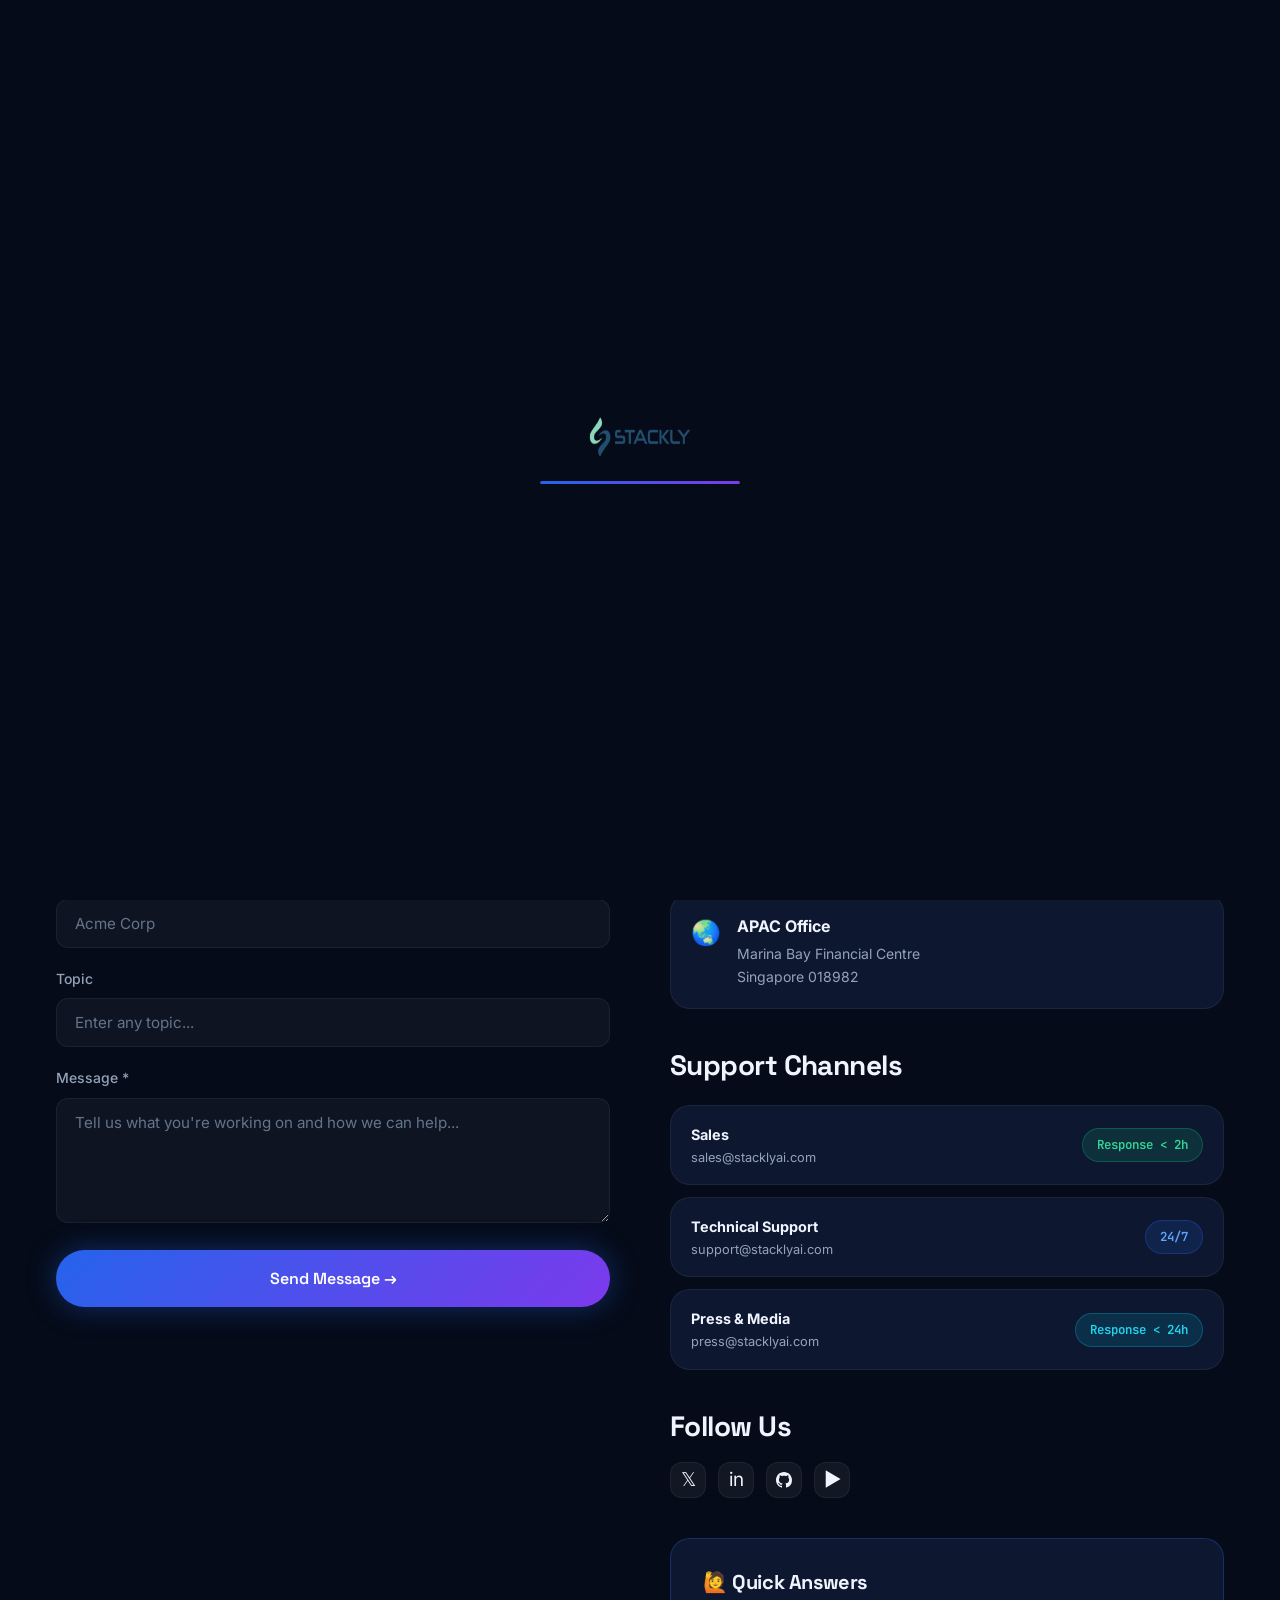
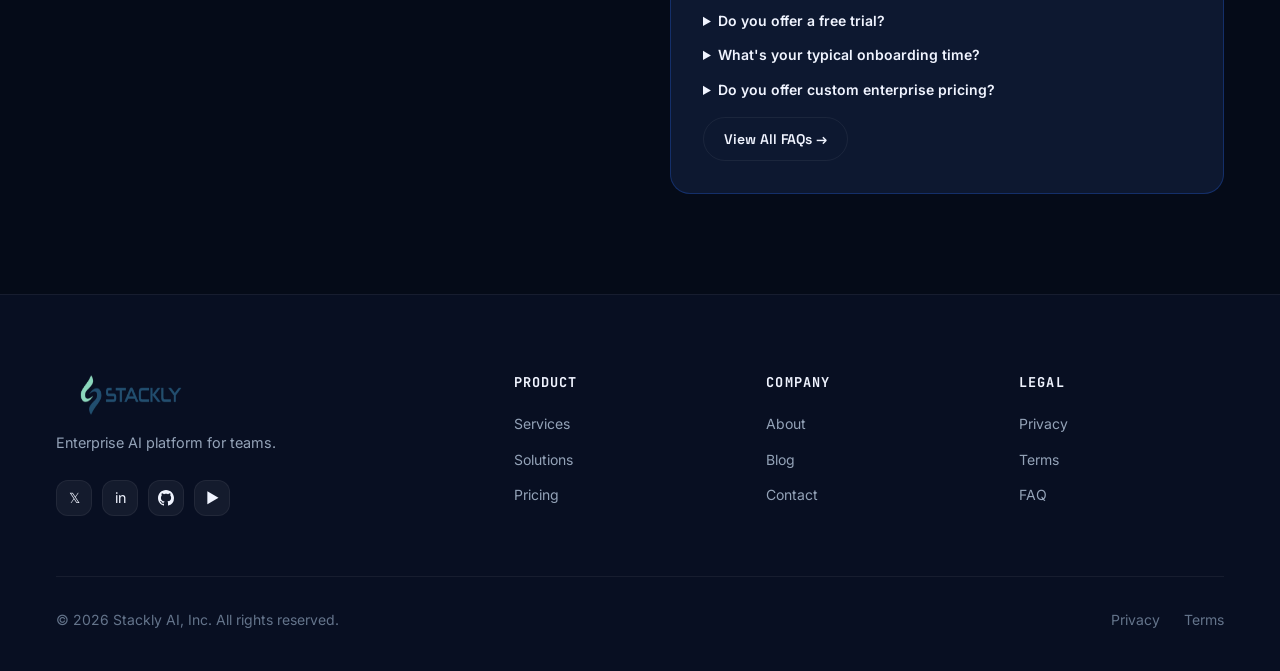
<file: contact.html>
<!DOCTYPE html>
<html lang="en">
<head>
  <meta charset="UTF-8"/><meta name="viewport" content="width=device-width, initial-scale=1.0"/>
  <title>Contact — Stackly AI</title>
  <link rel="stylesheet" href="style.css"/>
</head>
<body>
<div class="loading-screen" id="loading-screen"><div class="loading-logo">
 <a class="nav-logo"><img src="./images//logo-dark.webp" alt="STACKLY Logo" class="nav-logo-img" /></a>
</div><div class="loading-bar-track"><div class="loading-bar-fill"></div></div></div>
<div id="scroll-progress"></div>
<button id="back-to-top" style="position:fixed;bottom:24px;right:24px;z-index:500;width:44px;height:44px;border-radius:50%;background:var(--gradient-primary);color:#fff;display:flex;align-items:center;justify-content:center;font-size:1rem;opacity:0;pointer-events:none;transition:all 0.3s;box-shadow:0 0 20px rgba(37,99,235,0.4);">↑</button>

<nav class="navbar" id="navbar"><div class="container"><div class="nav-inner">
  <a href="index.html" class="nav-logo"><img src="./images/logo-dark.webp" alt="STACKLY Logo" class="nav-logo-img" /></a>
  <ul class="nav-menu"><li><a href="index.html" class="nav-link">Home</a></li><li><a href="about.html" class="nav-link">About</a></li><li><a href="services.html" class="nav-link">Services</a></li><li><a href="solutions.html" class="nav-link">Solutions</a></li><li><a href="blog.html" class="nav-link">Blog</a></li><li><a href="pricing.html" class="nav-link">Pricing</a></li><li><a href="contact.html" class="nav-link active">Contact</a></li></ul>
  <div class="nav-actions"><a href="login.html" class="btn btn-outline btn-sm">Login</a>
    <!-- <a href="register.html" class="btn btn-primary btn-sm">Get Started</a> -->
    <button class="hamburger"><span></span><span></span><span></span></button></div>
</div>
<div class="mobile-nav" id="mobile-nav"><button class="mobile-nav-close">✕</button><div class="mobile-nav-logo"></div><a href="index.html" class="nav-link">🏠 Home</a><a href="about.html" class="nav-link">🏢 About</a><a href="services.html" class="nav-link">⚙️ Services</a><a href="solutions.html" class="nav-link">💡 Solutions</a><a href="blog.html" class="nav-link">📝 Blog</a><a href="pricing.html" class="nav-link">💰 Pricing</a><a href="contact.html" class="nav-link">📬 Contact</a><div style="margin-top:auto;display:flex;flex-direction:column;gap:12px;padding-top:24px;border-top:1px solid var(--border-subtle);"><a href="login.html" class="btn btn-outline" style="justify-content:center;">Login</a>

</div></nav>
  <!-- <a href="register.html" class="btn btn-primary" style("justify-content:center;">Get Started Free</a> -->
</div></div>

<section class="page-hero">
  <div class="glow-orb" style="width:600px;height:600px;background:rgba(16,185,129,0.05);top:-150px;left:50%;transform:translateX(-50%);"></div>
  <div class="container" style="position:relative;z-index:2;">
    <div class="breadcrumb"><a href="index.html">Home</a><span>/</span><span>Contact</span></div>
    <span class="section-label" style="justify-content:center;">Let's Talk</span>
    <h1>We'd Love to <span class="gradient-text">Hear From You</span></h1>
    <p>Whether you're evaluating Stackly AI, need technical support, or want to partner with us — reach out and we'll respond within one business day.</p>
  </div>
</section>

<section class="section" style="padding-top:60px;">
  <div class="container">
     <div style="display:grid;grid-template-columns:1fr 1fr;gap:60px;" class="contact-layout"> 
      

      <!-- FORM -->
      <div data-aos="fade-right">
        <h3 style="margin-bottom:8px;">Send Us a Message</h3>
        <p style="margin-bottom:32px;">Fill out the form and our team will get back to you within 24 hours.</p>
        <form id="contact-form">
          <div class="grid-2" style="gap:16px;">
            <div class="form-group"><label class="form-label">First Name *</label><input type="text" class="form-input" placeholder="Aryan" required/></div>
            <div class="form-group"><label class="form-label">Last Name *</label><input type="text" class="form-input" placeholder="Mehta" required/></div>
          </div>
          <div class="form-group"><label class="form-label">Work Email *</label><input type="email" class="form-input" placeholder="aryan@company.com" required/></div>
          <div class="form-group"><label class="form-label">Company</label><input type="text" class="form-input" placeholder="Acme Corp"/></div>
          <div class="form-group"><label class="form-label">Topic</label>
            <!-- <select class="form-input" style="cursor:pointer;">
              <option value="">Select a topic...</option>
              <option>Sales & Pricing</option>
              <option>Technical Support</option>
              <option>Partnership / Integration</option>
              <option>Press & Media</option>
              <option>General Inquiry</option>
            </select> -->


            <input type="text" class="form-input" placeholder="Enter any topic...">
          </div>
          <div class="form-group"><label class="form-label">Message *</label><textarea class="form-input" rows="5" placeholder="Tell us what you're working on and how we can help..." required></textarea></div>
          <button type="submit" class="btn btn-primary btn-lg" style="width:100%;justify-content:center;">Send Message →</button>
        </form>
      </div>

      <!-- INFO -->
      <div data-aos="fade-left">
        <h3 style="margin-bottom:24px;">Office Information</h3>
        <div style="display:flex;flex-direction:column;gap:16px;margin-bottom:40px;">
          <div class="card" style="padding:20px;display:flex;gap:16px;align-items:flex-start;">
            <span style="font-size:1.5rem;">🏢</span>
            <div><strong style="color:var(--text-primary);display:block;margin-bottom:4px;">Headquarters</strong><p style="font-size:0.875rem;">550 Howard Street, Suite 400<br>San Francisco, CA 94105, USA</p></div>
          </div>
          <div class="card" style="padding:20px;display:flex;gap:16px;align-items:flex-start;">
            <span style="font-size:1.5rem;">🌍</span>
            <div><strong style="color:var(--text-primary);display:block;margin-bottom:4px;">EMEA Office</strong><p style="font-size:0.875rem;">30 St Mary Axe, London<br>EC3A 8BF, United Kingdom</p></div>
          </div>
          <div class="card" style="padding:20px;display:flex;gap:16px;align-items:flex-start;">
            <span style="font-size:1.5rem;">🌏</span>
            <div><strong style="color:var(--text-primary);display:block;margin-bottom:4px;">APAC Office</strong><p style="font-size:0.875rem;">Marina Bay Financial Centre<br>Singapore 018982</p></div>
          </div>
        </div>

        <h3 style="margin-bottom:24px;">Support Channels</h3>
        <div style="display:flex;flex-direction:column;gap:12px;margin-bottom:40px;">
          <div class="card" style="padding:16px 20px;display:flex;justify-content:space-between;align-items:center;">
            <div><strong style="color:var(--text-primary);font-size:0.9rem;">Sales</strong><p style="font-size:0.8rem;margin:0;">sales@stacklyai.com</p></div>
            <span class="badge badge-green">Response &lt; 2h</span>
          </div>
          <div class="card" style="padding:16px 20px;display:flex;justify-content:space-between;align-items:center;">
            <div><strong style="color:var(--text-primary);font-size:0.9rem;">Technical Support</strong><p style="font-size:0.8rem;margin:0;">support@stacklyai.com</p></div>
            <span class="badge badge-blue">24/7</span>
          </div>
          <div class="card" style="padding:16px 20px;display:flex;justify-content:space-between;align-items:center;">
            <div><strong style="color:var(--text-primary);font-size:0.9rem;">Press & Media</strong><p style="font-size:0.8rem;margin:0;">press@stacklyai.com</p></div>
            <span class="badge badge-cyan">Response &lt; 24h</span>
          </div>
        </div>

        <h3 style="margin-bottom:20px;">Follow Us</h3>
        <div style="display:flex;gap:12px;margin-bottom:40px;">
          <a class="social-btn" href="404.html" style="font-size:1.2rem;" title="X / Twitter">𝕏</a>
          <a class="social-btn" href="404.html" style="font-size:1.2rem;" title="LinkedIn">in</a>
          <a class="social-btn" href="404.html" style="font-size:1.2rem;" title="GitHub"><svg xmlns="http://www.w3.org/2000/svg" width="16" height="16" fill="currentColor" class="bi bi-github" viewBox="0 0 16 16">
  <path d="M8 0C3.58 0 0 3.58 0 8c0 3.54 2.29 6.53 5.47 7.59.4.07.55-.17.55-.38 0-.19-.01-.82-.01-1.49-2.01.37-2.53-.49-2.69-.94-.09-.23-.48-.94-.82-1.13-.28-.15-.68-.52-.01-.53.63-.01 1.08.58 1.23.82.72 1.21 1.87.87 2.33.66.07-.52.28-.87.51-1.07-1.78-.2-3.64-.89-3.64-3.95 0-.87.31-1.59.82-2.15-.08-.2-.36-1.02.08-2.12 0 0 .67-.21 2.2.82.64-.18 1.32-.27 2-.27s1.36.09 2 .27c1.53-1.04 2.2-.82 2.2-.82.44 1.1.16 1.92.08 2.12.51.56.82 1.27.82 2.15 0 3.07-1.87 3.75-3.65 3.95.29.25.54.73.54 1.48 0 1.07-.01 1.93-.01 2.2 0 .21.15.46.55.38A8.01 8.01 0 0 0 16 8c0-4.42-3.58-8-8-8"/>
</svg></a>
          <a class="social-btn" href="404.html" style="font-size:1.2rem;" title="YouTube">▶</a>
        </div>

        <!-- FAQ Preview -->
        <div class="card" style="border-color:var(--border-glow);">
          <h4 style="margin-bottom:16px;">🙋 Quick Answers</h4>
          <div style="display:flex;flex-direction:column;gap:12px;">
            <details style="cursor:pointer;"><summary style="font-size:0.875rem;font-weight:600;color:var(--text-primary);">Do you offer a free trial?</summary><p style="font-size:0.85rem;padding:8px 0 0;padding-left:16px;">Yes — 14 days, full Professional plan access, no credit card needed.</p></details>
            <details style="cursor:pointer;"><summary style="font-size:0.875rem;font-weight:600;color:var(--text-primary);">What's your typical onboarding time?</summary><p style="font-size:0.85rem;padding:8px 0 0;padding-left:16px;">Most customers are live within 5 business days. Enterprise deployments may take 2–4 weeks.</p></details>
            <details style="cursor:pointer;"><summary style="font-size:0.875rem;font-weight:600;color:var(--text-primary);">Do you offer custom enterprise pricing?</summary><p style="font-size:0.85rem;padding:8px 0 0;padding-left:16px;">Yes — contact our sales team for volume pricing, custom SLAs, and dedicated infrastructure.</p></details>
          </div>
          <a href="faq.html" class="btn btn-outline btn-sm" style="margin-top:16px;">View All FAQs →</a>
        </div>
      </div>
    </div>

    <!-- MAP -->
    
  </div>
</section>

<footer class="footer"><div class="container"><div class="footer-grid"><div class="footer-about"><div class="nav-logo">
  <a href="contact.html"><img src="./images/logo-dark.webp" alt="STACKLY Logo" class="nav-logo-img" /></a>
</div><p>Enterprise AI platform for teams.</p><div class="footer-socials"><a class="social-btn" href="404.html">𝕏</a><a class="social-btn" href="404.html">in</a><a class="social-btn" href="404.html"><svg xmlns="http://www.w3.org/2000/svg" width="16" height="16" fill="currentColor" class="bi bi-github" viewBox="0 0 16 16">
  <path d="M8 0C3.58 0 0 3.58 0 8c0 3.54 2.29 6.53 5.47 7.59.4.07.55-.17.55-.38 0-.19-.01-.82-.01-1.49-2.01.37-2.53-.49-2.69-.94-.09-.23-.48-.94-.82-1.13-.28-.15-.68-.52-.01-.53.63-.01 1.08.58 1.23.82.72 1.21 1.87.87 2.33.66.07-.52.28-.87.51-1.07-1.78-.2-3.64-.89-3.64-3.95 0-.87.31-1.59.82-2.15-.08-.2-.36-1.02.08-2.12 0 0 .67-.21 2.2.82.64-.18 1.32-.27 2-.27s1.36.09 2 .27c1.53-1.04 2.2-.82 2.2-.82.44 1.1.16 1.92.08 2.12.51.56.82 1.27.82 2.15 0 3.07-1.87 3.75-3.65 3.95.29.25.54.73.54 1.48 0 1.07-.01 1.93-.01 2.2 0 .21.15.46.55.38A8.01 8.01 0 0 0 16 8c0-4.42-3.58-8-8-8"/>
</svg></a><a class="social-btn" href="404.html">▶</a></div></div><div class="footer-col"><h5>Product</h5><ul class="footer-links"><li><a href="services.html" class="footer-link">Services</a></li><li><a href="solutions.html" class="footer-link">Solutions</a></li><li><a href="pricing.html" class="footer-link">Pricing</a></li></ul></div><div class="footer-col"><h5>Company</h5><ul class="footer-links"><li><a href="about.html" class="footer-link">About</a></li><li><a href="blog.html" class="footer-link">Blog</a></li><li><a href="contact.html" class="footer-link">Contact</a></li></ul></div><div class="footer-col"><h5>Legal</h5><ul class="footer-links"><li><a href="privacy.html" class="footer-link">Privacy</a></li><li><a href="terms.html" class="footer-link">Terms</a></li><li><a href="faq.html" class="footer-link">FAQ</a></li></ul></div></div><div class="footer-bottom"><p>© 2026 Stackly AI, Inc. All rights reserved.</p><div class="footer-bottom-links"><a href="privacy.html">Privacy</a><a href="terms.html">Terms</a></div></div></div></footer>
<script src="main.js"></script>
<style>@media(max-width:768px){.contact-layout{grid-template-columns:1fr!important;}}</style>
</body>
</html>
</file>
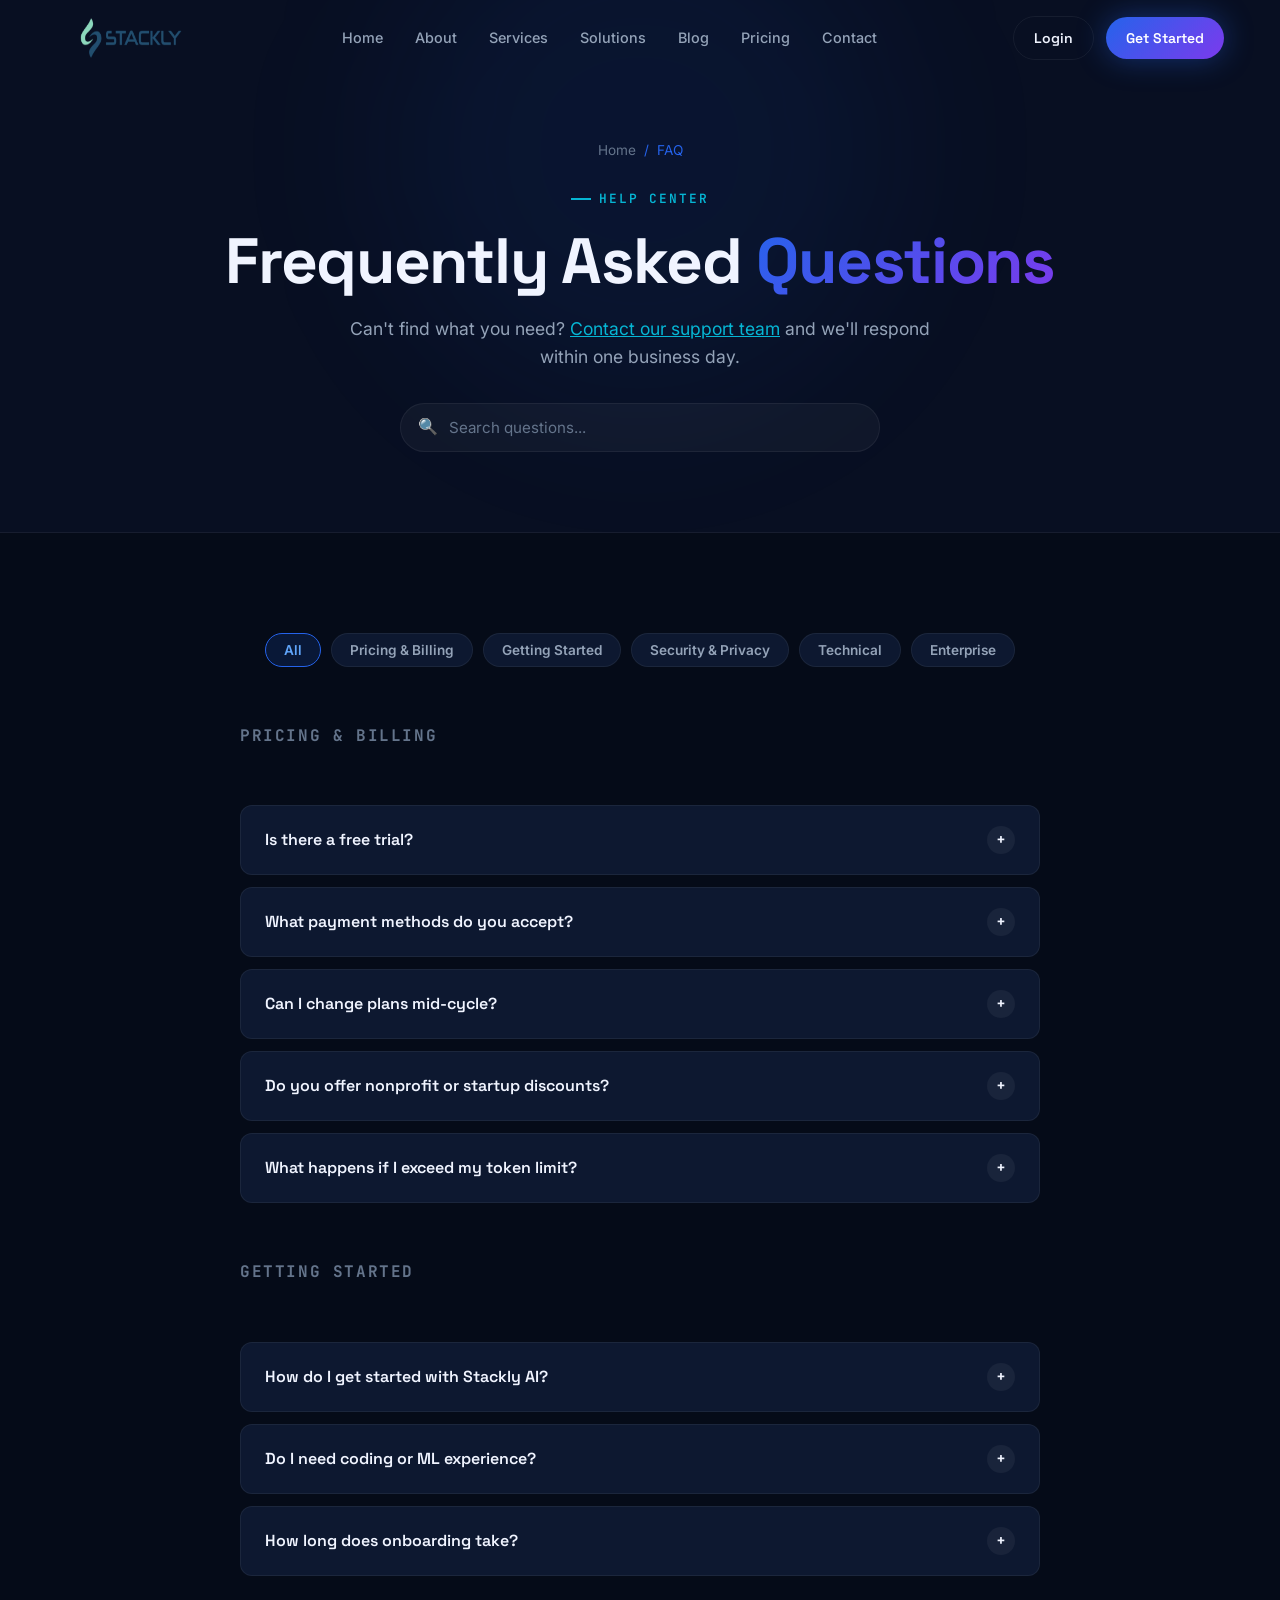
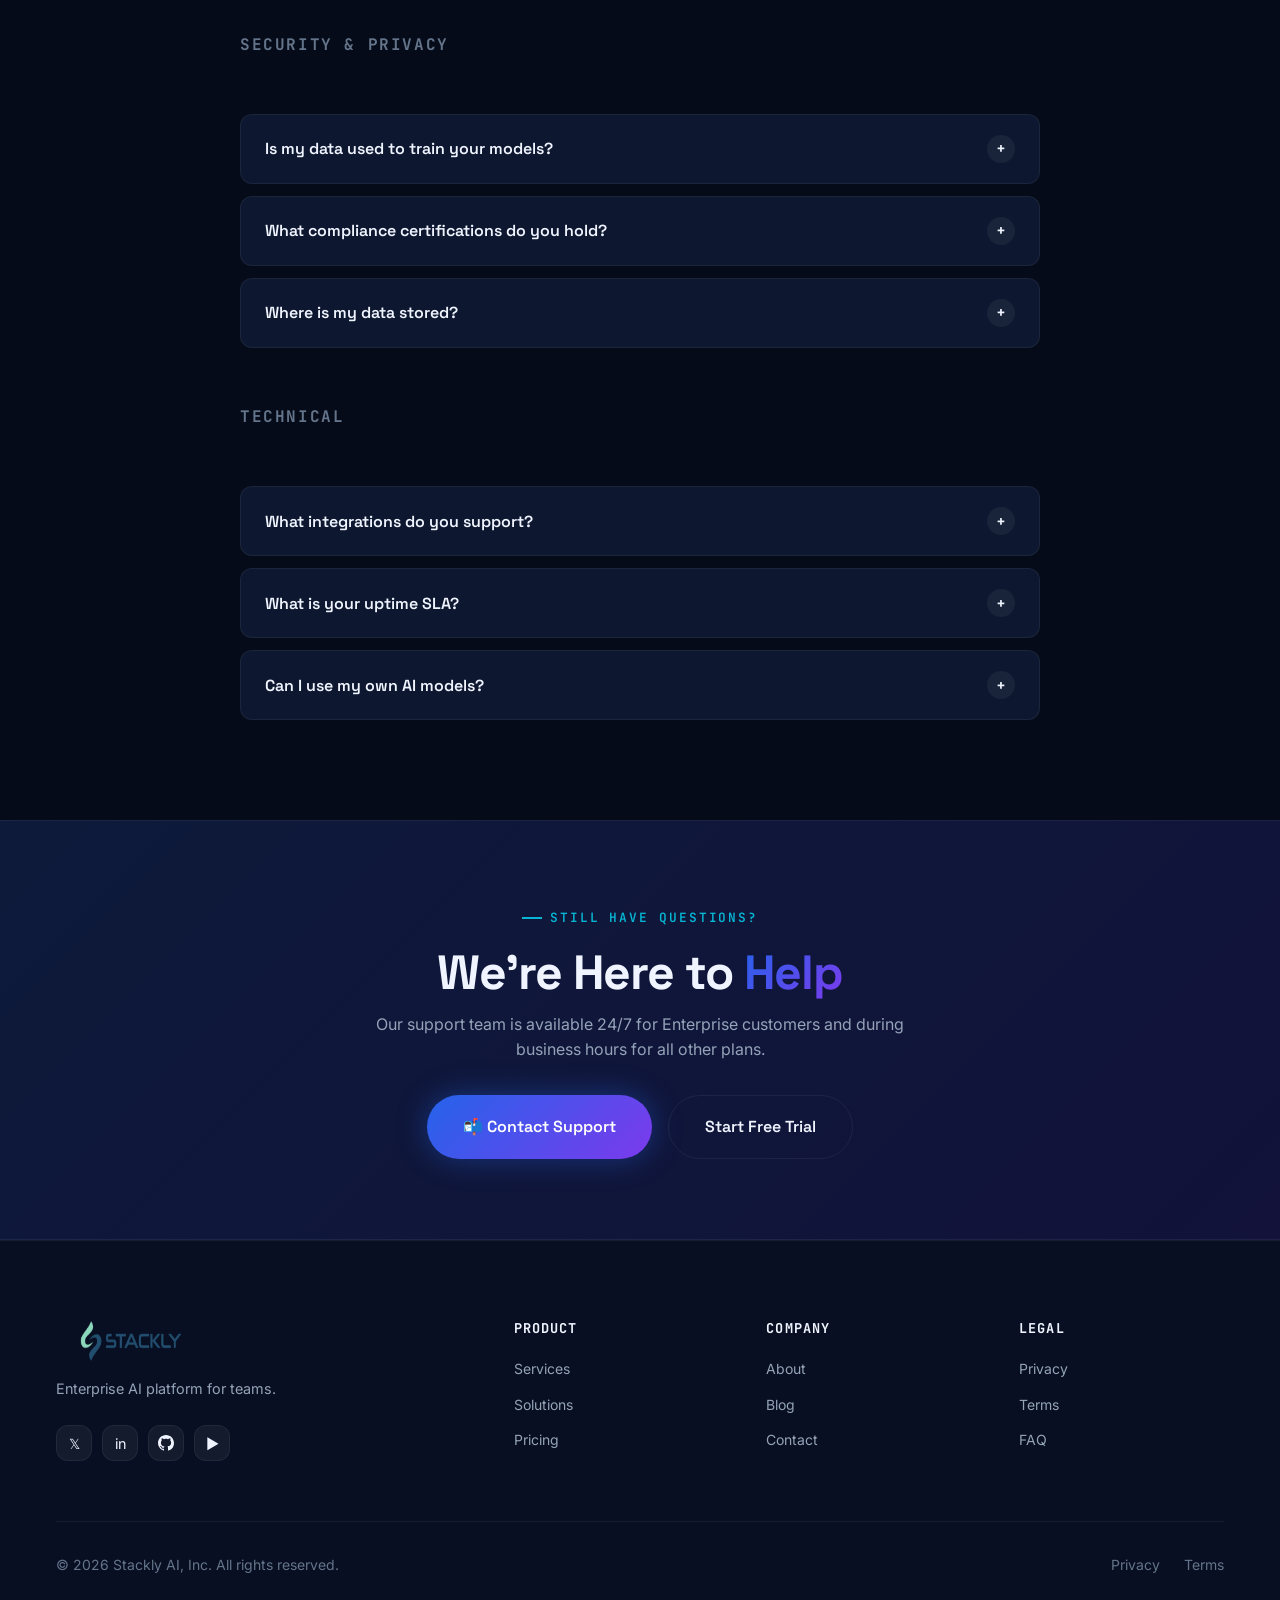
<file: faq.html>
<!DOCTYPE html>
<html lang="en">
<head>
  <meta charset="UTF-8"/><meta name="viewport" content="width=device-width, initial-scale=1.0"/>
  <title>FAQ — Stackly AI</title>
  <link rel="stylesheet" href="style.css"/>
</head>
<body>
<div class="loading-screen" id="loading-screen"><div class="loading-logo">
 <a class="nav-logo"><img src="./images//logo-dark.webp" alt="STACKLY Logo" class="nav-logo-img" /></a>
</div><div class="loading-bar-track"><div class="loading-bar-fill"></div></div></div>
<div id="scroll-progress"></div>
<button id="back-to-top" style="position:fixed;bottom:24px;right:24px;z-index:500;width:44px;height:44px;border-radius:50%;background:var(--gradient-primary);color:#fff;display:flex;align-items:center;justify-content:center;font-size:1rem;opacity:0;pointer-events:none;transition:all 0.3s;box-shadow:0 0 20px rgba(37,99,235,0.4);">↑</button>
<nav class="navbar" id="navbar"><div class="container"><div class="nav-inner">
  <a href="index.html" class="nav-logo"><img src="./images/logo-dark.webp" alt="STACKLY Logo" class="nav-logo-img" /></a>
  <ul class="nav-menu"><li><a href="index.html" class="nav-link">Home</a></li><li><a href="about.html" class="nav-link">About</a></li><li><a href="services.html" class="nav-link">Services</a></li><li><a href="solutions.html" class="nav-link">Solutions</a></li><li><a href="blog.html" class="nav-link">Blog</a></li><li><a href="pricing.html" class="nav-link">Pricing</a></li><li><a href="contact.html" class="nav-link">Contact</a></li></ul>
  <div class="nav-actions"><a href="login.html" class="btn btn-outline btn-sm">Login</a><a href="register.html" class="btn btn-primary btn-sm">Get Started</a><button class="hamburger"><span></span><span></span><span></span></button></div>
</div>
<div class="mobile-nav" id="mobile-nav"><button class="mobile-nav-close">✕</button><div class="mobile-nav-logo"></div><a href="index.html" class="nav-link">🏠 Home</a><a href="about.html" class="nav-link">🏢 About</a><a href="services.html" class="nav-link">⚙️ Services</a><a href="solutions.html" class="nav-link">💡 Solutions</a><a href="blog.html" class="nav-link">📝 Blog</a><a href="pricing.html" class="nav-link">💰 Pricing</a><a href="contact.html" class="nav-link">📬 Contact</a><div style="margin-top:auto;display:flex;flex-direction:column;gap:12px;padding-top:24px;border-top:1px solid var(--border-subtle);"><a href="login.html" class="btn btn-outline" style="justify-content:center;">Login</a><a href="register.html" class="btn btn-primary" style="justify-content:center;">Get Started Free</a></div></div>

</div></nav>

<section class="page-hero">
  <div class="glow-orb" style="width:500px;height:500px;background:rgba(37,99,235,0.07);top:-100px;left:50%;transform:translateX(-50%);"></div>
  <div class="container" style="position:relative;z-index:2;">
    <div class="breadcrumb"><a href="index.html">Home</a><span>/</span><span>FAQ</span></div>
    <span class="section-label" style="justify-content:center;">Help Center</span>
    <h1>Frequently Asked <span class="gradient-text">Questions</span></h1>
    <p>Can't find what you need? <a href="contact.html" style="color:var(--accent-cyan);text-decoration:underline;">Contact our support team</a> and we'll respond within one business day.</p>
    <div style="max-width:480px;margin:32px auto 0;position:relative;">
      <input type="text" class="form-input" placeholder="Search questions..." style="padding-left:48px;border-radius:var(--radius-pill);"/>
      <span style="position:absolute;left:18px;top:50%;transform:translateY(-50%);color:var(--text-muted);">🔍</span>
    </div>
  </div>
</section>

<section class="section">
  <div class="container">
    <!-- Categories -->
    <div style="display:flex;gap:10px;flex-wrap:wrap;margin-bottom:60px;justify-content:center;" data-aos="fade-up">
      <button class="cat-btn active">All</button>
      <button class="cat-btn">Pricing & Billing</button>
      <button class="cat-btn">Getting Started</button>
      <button class="cat-btn">Security & Privacy</button>
      <button class="cat-btn">Technical</button>
      <button class="cat-btn">Enterprise</button>
    </div>

    <div style="max-width:800px;margin:0 auto;">
      <!-- Pricing -->
      <h3 style="margin-bottom:24px;color:var(--text-muted);font-size:1rem;font-family:var(--font-mono);letter-spacing:0.1em;text-transform:uppercase;" data-aos="fade-up">Pricing & Billing</h3>
      <div class="faq-grid" style="margin-bottom:60px;" data-aos="fade-up">
        <div class="faq-item"><div class="faq-question">Is there a free trial?<div class="faq-icon">+</div></div><div class="faq-answer"><div class="faq-answer-inner">Yes — all plans come with a 14-day free trial with full Professional plan access. No credit card required to start.</div></div></div>
        <div class="faq-item"><div class="faq-question">What payment methods do you accept?<div class="faq-icon">+</div></div><div class="faq-answer"><div class="faq-answer-inner">We accept all major credit cards (Visa, Mastercard, Amex), ACH bank transfers, and wire transfers for annual contracts over $10,000.</div></div></div>
        <div class="faq-item"><div class="faq-question">Can I change plans mid-cycle?<div class="faq-icon">+</div></div><div class="faq-answer"><div class="faq-answer-inner">Upgrades are prorated and take effect immediately. Downgrades take effect at the next billing cycle.</div></div></div>
        <div class="faq-item"><div class="faq-question">Do you offer nonprofit or startup discounts?<div class="faq-icon">+</div></div><div class="faq-answer"><div class="faq-answer-inner">Yes — 50% off for qualifying nonprofits and startups (under 3 years, under $2M raised). Contact sales@stacklyai.com with documentation.</div></div></div>
        <div class="faq-item"><div class="faq-question">What happens if I exceed my token limit?<div class="faq-icon">+</div></div><div class="faq-answer"><div class="faq-answer-inner">You'll receive email alerts at 80% and 95% usage. After the limit, you can upgrade, purchase a top-up, or wait for the monthly reset. We never cut off active conversations mid-session.</div></div></div>
      </div>

      <h3 style="margin-bottom:24px;color:var(--text-muted);font-size:1rem;font-family:var(--font-mono);letter-spacing:0.1em;text-transform:uppercase;" data-aos="fade-up">Getting Started</h3>
      <div class="faq-grid" style="margin-bottom:60px;" data-aos="fade-up">
        <div class="faq-item"><div class="faq-question">How do I get started with Stackly AI?<div class="faq-icon">+</div></div><div class="faq-answer"><div class="faq-answer-inner">Sign up at stacklyai.com/register, choose your plan (or start free), and follow our onboarding wizard. Most customers have their first AI workflow live within an hour.</div></div></div>
        <div class="faq-item"><div class="faq-question">Do I need coding or ML experience?<div class="faq-icon">+</div></div><div class="faq-answer"><div class="faq-answer-inner">Not at all. Stackly AI is designed for business users and developers alike. Our visual workflow builder requires zero code. For advanced customization, we provide a full REST API and Python SDK.</div></div></div>
        <div class="faq-item"><div class="faq-question">How long does onboarding take?<div class="faq-icon">+</div></div><div class="faq-answer"><div class="faq-answer-inner">Self-serve customers can be up and running in under an hour. Enterprise onboarding with dedicated support typically takes 5–10 business days including integrations and team training.</div></div></div>
      </div>

      <h3 style="margin-bottom:24px;color:var(--text-muted);font-size:1rem;font-family:var(--font-mono);letter-spacing:0.1em;text-transform:uppercase;" data-aos="fade-up">Security & Privacy</h3>
      <div class="faq-grid" style="margin-bottom:60px;" data-aos="fade-up">
        <div class="faq-item"><div class="faq-question">Is my data used to train your models?<div class="faq-icon">+</div></div><div class="faq-answer"><div class="faq-answer-inner">No. Customer data is never used to train our shared models. Your data stays in your isolated environment. We provide a data processing agreement (DPA) confirming this.</div></div></div>
        <div class="faq-item"><div class="faq-question">What compliance certifications do you hold?<div class="faq-icon">+</div></div><div class="faq-answer"><div class="faq-answer-inner">We are SOC 2 Type II and ISO 27001 certified. We are also HIPAA-eligible and GDPR compliant. Full compliance documentation is available on request.</div></div></div>
        <div class="faq-item"><div class="faq-question">Where is my data stored?<div class="faq-icon">+</div></div><div class="faq-answer"><div class="faq-answer-inner">Data is stored in AWS US-East-1 by default. Enterprise customers can choose EU (Frankfurt) or APAC (Singapore) regions, or opt for on-premises deployment.</div></div></div>
      </div>

      <h3 style="margin-bottom:24px;color:var(--text-muted);font-size:1rem;font-family:var(--font-mono);letter-spacing:0.1em;text-transform:uppercase;" data-aos="fade-up">Technical</h3>
      <div class="faq-grid" data-aos="fade-up">
        <div class="faq-item"><div class="faq-question">What integrations do you support?<div class="faq-icon">+</div></div><div class="faq-answer"><div class="faq-answer-inner">We offer 500+ native integrations including Salesforce, HubSpot, Slack, Snowflake, BigQuery, Stripe, Jira, Zendesk, and more. Custom integrations can be built via our REST API and webhooks.</div></div></div>
        <div class="faq-item"><div class="faq-question">What is your uptime SLA?<div class="faq-icon">+</div></div><div class="faq-answer"><div class="faq-answer-inner">We guarantee 99.9% uptime for Professional plans and 99.99% for Enterprise. Historical uptime is published on our status page at status.stacklyai.com.</div></div></div>
        <div class="faq-item"><div class="faq-question">Can I use my own AI models?<div class="faq-icon">+</div></div><div class="faq-answer"><div class="faq-answer-inner">Yes. Stackly AI supports bring-your-own-model (BYOM) for Enterprise customers. You can deploy custom fine-tuned models or connect to any OpenAI-compatible API endpoint.</div></div></div>
      </div>
    </div>
  </div>
</section>

<section class="newsletter">
  <div class="container">
    <div class="newsletter-inner" data-aos="fade-up">
      <span class="section-label" style="justify-content:center;">Still Have Questions?</span>
      <h2 style="margin-bottom:12px;">We're Here to <span class="gradient-text">Help</span></h2>
      <p style="color:var(--text-secondary);margin-bottom:32px;">Our support team is available 24/7 for Enterprise customers and during business hours for all other plans.</p>
      <div style="display:flex;gap:16px;justify-content:center;flex-wrap:wrap;">
        <a href="contact.html" class="btn btn-primary btn-lg">📬 Contact Support</a>
        <a href="register.html" class="btn btn-outline btn-lg">Start Free Trial</a>
      </div>
    </div>
  </div>
</section>

<footer class="footer"><div class="container"><div class="footer-grid"><div class="footer-about"><div class="nav-logo">
  <a href="index.html"><img src="./images/logo-dark.webp" alt="STACKLY Logo" class="nav-logo-img" /></a>
</div><p>Enterprise AI platform for teams.</p><div class="footer-socials"><a class="social-btn" href="404.html">𝕏</a><a class="social-btn" href="404.html">in</a><a class="social-btn" href="404.html"><svg xmlns="http://www.w3.org/2000/svg" width="16" height="16" fill="currentColor" class="bi bi-github" viewBox="0 0 16 16">
  <path d="M8 0C3.58 0 0 3.58 0 8c0 3.54 2.29 6.53 5.47 7.59.4.07.55-.17.55-.38 0-.19-.01-.82-.01-1.49-2.01.37-2.53-.49-2.69-.94-.09-.23-.48-.94-.82-1.13-.28-.15-.68-.52-.01-.53.63-.01 1.08.58 1.23.82.72 1.21 1.87.87 2.33.66.07-.52.28-.87.51-1.07-1.78-.2-3.64-.89-3.64-3.95 0-.87.31-1.59.82-2.15-.08-.2-.36-1.02.08-2.12 0 0 .67-.21 2.2.82.64-.18 1.32-.27 2-.27s1.36.09 2 .27c1.53-1.04 2.2-.82 2.2-.82.44 1.1.16 1.92.08 2.12.51.56.82 1.27.82 2.15 0 3.07-1.87 3.75-3.65 3.95.29.25.54.73.54 1.48 0 1.07-.01 1.93-.01 2.2 0 .21.15.46.55.38A8.01 8.01 0 0 0 16 8c0-4.42-3.58-8-8-8"/>
</svg></a><a class="social-btn" href="404.html">▶</a></div></div><div class="footer-col"><h5>Product</h5><ul class="footer-links"><li><a href="services.html" class="footer-link">Services</a></li><li><a href="solutions.html" class="footer-link">Solutions</a></li><li><a href="pricing.html" class="footer-link">Pricing</a></li></ul></div><div class="footer-col"><h5>Company</h5><ul class="footer-links"><li><a href="about.html" class="footer-link">About</a></li><li><a href="blog.html" class="footer-link">Blog</a></li><li><a href="contact.html" class="footer-link">Contact</a></li></ul></div><div class="footer-col"><h5>Legal</h5><ul class="footer-links"><li><a href="privacy.html" class="footer-link">Privacy</a></li><li><a href="terms.html" class="footer-link">Terms</a></li><li><a href="faq.html" class="footer-link">FAQ</a></li></ul></div></div><div class="footer-bottom"><p>© 2026 Stackly AI, Inc. All rights reserved.</p><div class="footer-bottom-links"><a href="privacy.html">Privacy</a><a href="terms.html">Terms</a></div></div></div></footer>
<script src="main.js"></script>
</body>
</html>
</file>
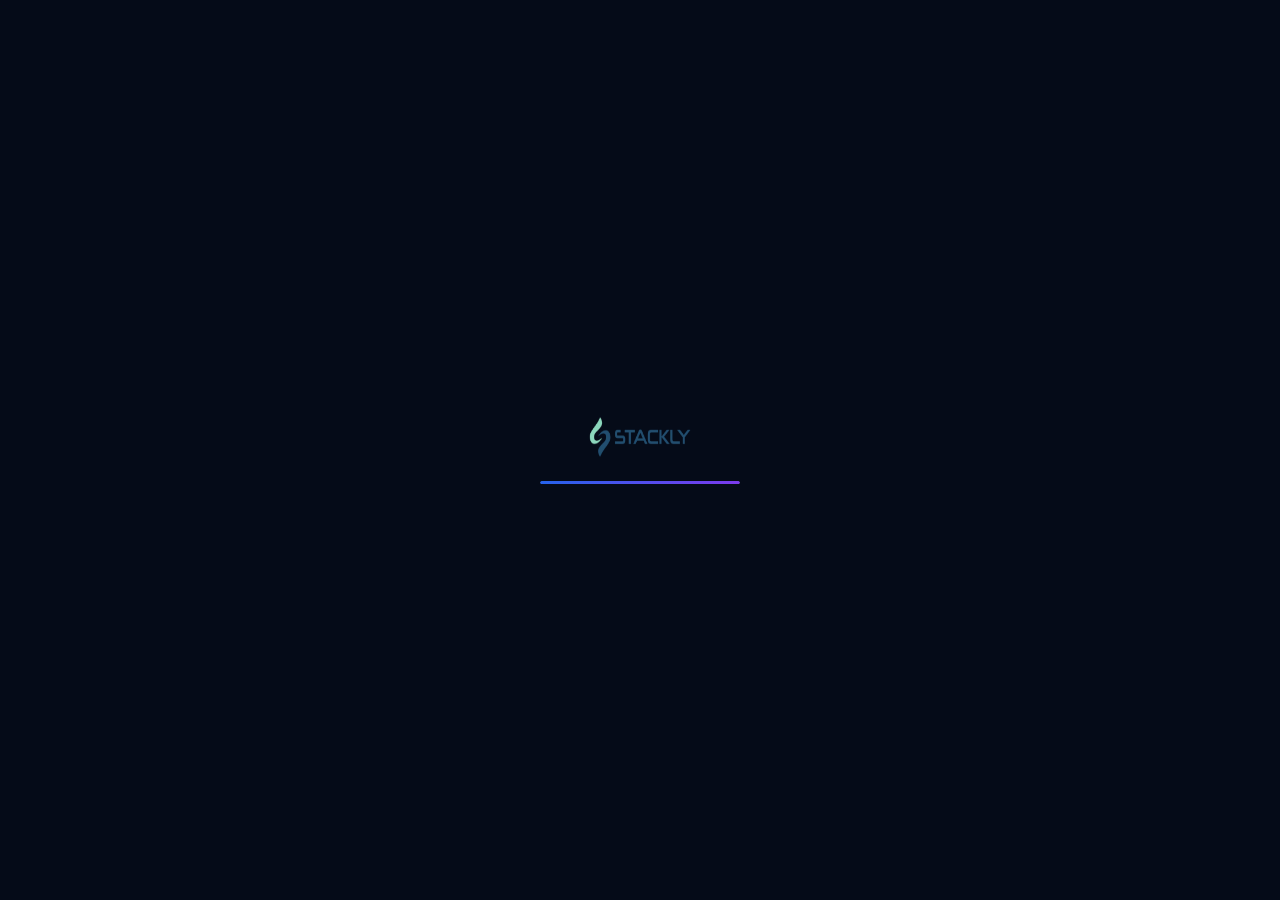
<file: forgot-password.html>
<!DOCTYPE html>
<html lang="en">
<head>
  <meta charset="UTF-8"/><meta name="viewport" content="width=device-width, initial-scale=1.0"/>
  <meta name="description" content="Reset your Stackly AI password. Enter your email to receive a secure password reset link."/>
  <title>Forgot Password — Stackly AI</title>
  <link rel="stylesheet" href="style.css"/>
</head>
<body>
<div class="loading-screen" id="loading-screen"><div class="loading-logo">
<a href="index.html" class="nav-logo"><img src="./images//logo-dark.webp" alt="STACKLY Logo" class="nav-logo-img" /></a>
</div><div class="loading-bar-track"><div class="loading-bar-fill"></div></div></div>

<div style="min-height:100vh;display:flex;align-items:center;justify-content:center;padding:20px;position:relative;overflow:hidden;">
  <div class="glow-orb" style="width:600px;height:600px;background:rgba(6,182,212,0.07);top:-200px;left:-100px;"></div>
  <div class="glow-orb" style="width:500px;height:500px;background:rgba(37,99,235,0.07);bottom:-150px;right:-100px;"></div>
  <div class="hero-grid" style="position:fixed;inset:0;opacity:0.3;"></div>

  <div style="width:100%;max-width:460px;position:relative;z-index:2;">

    <!-- Header -->
    <div style="text-align:center;margin-bottom:40px;">
      <a href="index.html" class="btn-gold" style="display:inline-flex;align-items:center;gap:8px;margin-bottom:32px;font-size:0.875rem;">← Back To Home</a>
      <br/>
      <a href="index.html" class="nav-logo" style="justify-content:center;margin-bottom:8px;display:inline-flex;">
        <img src="./images/logo-dark.webp" alt="STACKLY Logo" class="nav-logo-img" />
      </a>
      <p style="color:var(--text-muted);font-size:0.875rem;margin-top:8px;">Password recovery</p>
    </div>

    <!-- Card -->
    <div class="card" style="padding:40px;">
      <div style="text-align:center;margin-bottom:32px;">
        <div style="width:64px;height:64px;background:rgba(6,182,212,0.15);border:1px solid rgba(6,182,212,0.3);border-radius:50%;display:flex;align-items:center;justify-content:center;font-size:1.75rem;margin:0 auto 16px;">🔑</div>
        <h2 style="font-size:1.5rem;margin-bottom:8px;">Forgot your password?</h2>
        <p style="font-size:0.875rem;color:var(--text-secondary);">No worries — enter your email and we'll send you a secure reset link within a minute.</p>
      </div>

      <!-- Success State (hidden by default) -->
      <div id="success-state" style="display:none;text-align:center;padding:20px 0;">
        <div style="width:64px;height:64px;background:rgba(16,185,129,0.15);border:1px solid rgba(16,185,129,0.3);border-radius:50%;display:flex;align-items:center;justify-content:center;font-size:1.75rem;margin:0 auto 16px;">✅</div>
        <h3 style="margin-bottom:8px;">Reset link sent!</h3>
        <p style="font-size:0.875rem;color:var(--text-secondary);margin-bottom:24px;">Check your email inbox. The link expires in 30 minutes.</p>
        <a href="login.html" class="btn btn-primary" style="width:100%;justify-content:center;">Back to Login</a>
      </div>

      <!-- Form State -->
      <form id="forgot-form">
        <div class="form-group">
          <label class="form-label" for="reset-email">Email Address *</label>
          <input
            type="email"
            id="reset-email"
            class="form-input"
            placeholder="aryan@company.com"
            required
            autocomplete="email"
          />
          <p style="font-size:0.78rem;color:var(--text-muted);margin-top:6px;">We'll send a reset link to this address.</p>
        </div>

        <button type="submit" class="btn btn-primary" style="width:100%;justify-content:center;padding:16px;margin-bottom:16px;">
          Send Reset Link →
        </button>

        <p style="text-align:center;font-size:0.875rem;color:var(--text-muted);">
          Remembered it? <a href="login.html" style="color:var(--accent-cyan);font-weight:600;">Back to Login</a>
        </p>
      </form>
    </div>

    <!-- Info cards -->
    <div style="display:grid;grid-template-columns:1fr 1fr;gap:12px;margin-top:20px;">
      <div style="background:rgba(255,255,255,0.03);border:1px solid var(--border-subtle);border-radius:var(--radius-md);padding:14px;text-align:center;">
        <div style="font-size:1.1rem;margin-bottom:4px;">⏱️</div>
        <div style="font-size:0.75rem;color:var(--text-muted);">Link expires in<br/><strong style="color:var(--text-primary);">30 minutes</strong></div>
      </div>
      <div style="background:rgba(255,255,255,0.03);border:1px solid var(--border-subtle);border-radius:var(--radius-md);padding:14px;text-align:center;">
        <div style="font-size:1.1rem;margin-bottom:4px;">🔒</div>
        <div style="font-size:0.75rem;color:var(--text-muted);">End-to-end<br/><strong style="color:var(--text-primary);">encrypted</strong></div>
      </div>
    </div>

    <p style="text-align:center;font-size:0.75rem;color:var(--text-muted);margin-top:20px;">
      Need help? <a href="contact.html" style="color:var(--text-secondary);">Contact support</a>
    </p>
  </div>
</div>

<script src="main.js"></script>
<script>
  document.getElementById('forgot-form')?.addEventListener('submit', function(e) {
    e.preventDefault();
    const btn = this.querySelector('[type="submit"]');
    btn.textContent = 'Sending...';
    btn.disabled = true;
    setTimeout(() => {
      document.getElementById('forgot-form').style.display = 'none';
      document.getElementById('success-state').style.display = 'block';
    }, 1200);
  });
</script>
</body>
</html>
</file>
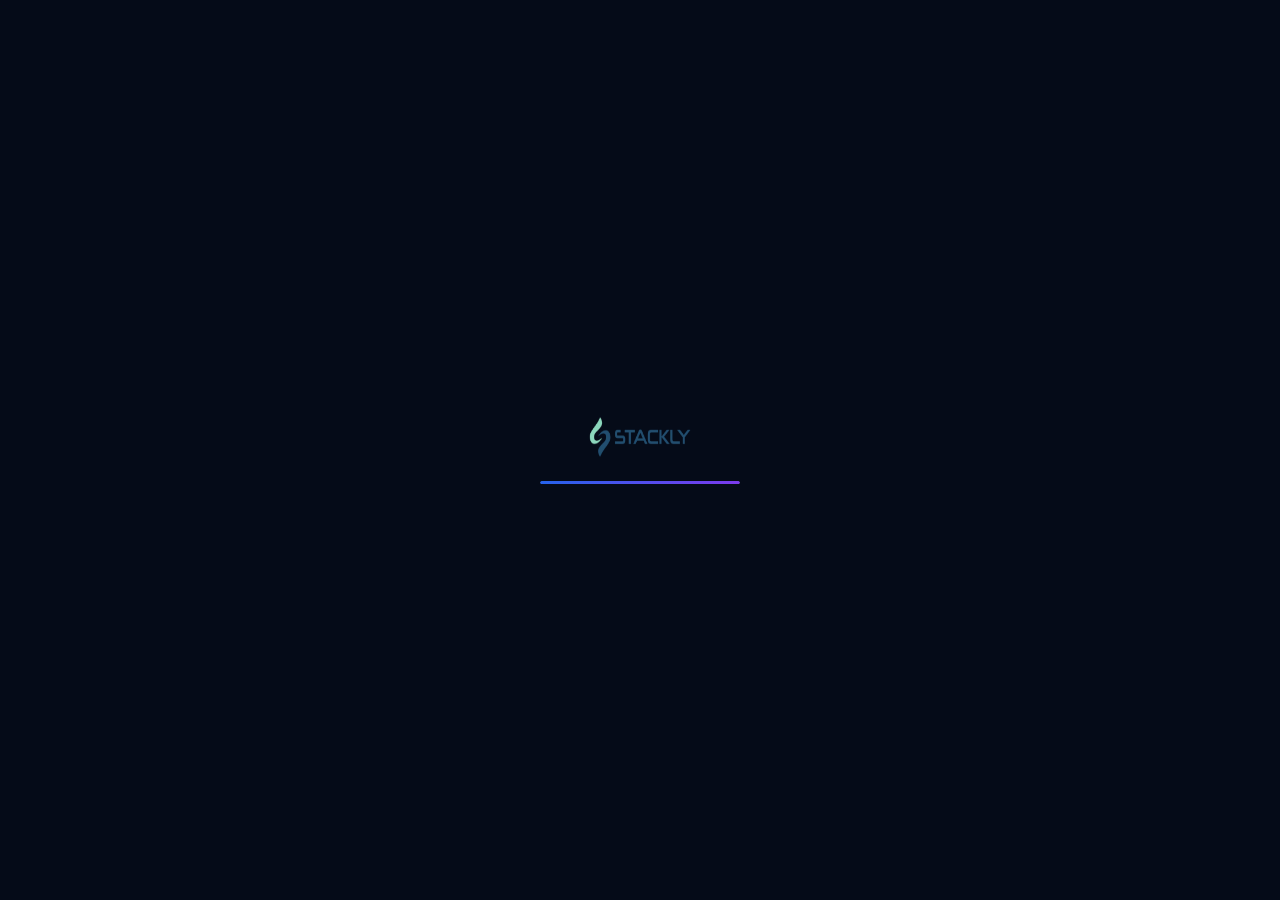
<file: login.html>
<!DOCTYPE html>
<html lang="en">
<head>
  <meta charset="UTF-8"/><meta name="viewport" content="width=device-width, initial-scale=1.0"/>
  <title>Login — Stackly AI</title>
  <link rel="stylesheet" href="style.css"/>
</head>
<body>
<div class="loading-screen" id="loading-screen"><div class="loading-logo">
 <a href="index.html" class="nav-logo"><img src="./images//logo-dark.webp" alt="STACKLY Logo" class="nav-logo-img" /></a>
</div><div class="loading-bar-track"><div class="loading-bar-fill"></div></div></div>

<div style="min-height:100vh;display:flex;align-items:center;justify-content:center;padding:20px;position:relative;overflow:hidden;">
  <div class="glow-orb" style="width:600px;height:600px;background:rgba(37,99,235,0.08);top:-200px;left:-100px;"></div>
  <div class="glow-orb" style="width:500px;height:500px;background:rgba(124,58,237,0.07);bottom:-150px;right:-100px;"></div>
  <div class="hero-grid" style="position:fixed;inset:0;opacity:0.3;"></div>

  <div style="width:100%;max-width:480px;position:relative;z-index:2;">
    <div style="text-align:center;margin-bottom:40px;">
      <a href="index.html" style="display:inline-flex;align-items:center;gap:8px;font-size:0.875rem;color:var(--text-muted);margin-bottom:32px;transition:var(--transition);" class="back-home">← Back to Home</a>
     <div style="display:flex;align-items:center;justify-content:center; width:100%;">
      <a href="index.html" class="nav-logo"><img src="./images//logo-dark.webp" alt="STACKLY Logo" class="nav-logo-img" /></a>
</div>
      <p style="color:var(--text-muted);font-size:0.875rem;">Sign in to your workspace</p>
    </div>

    <div class="auth-card card" style="padding:40px;">
      <!-- Role Selector -->
      <div style="display:grid;grid-template-columns:1fr 1fr;gap:8px;margin-bottom:32px;background:rgba(255,255,255,0.03);border-radius:var(--radius-md);padding:4px;">
        <button class="role-btn active" data-role="user" style="padding:10px;border-radius:var(--radius-sm);font-weight:600;font-size:0.875rem;transition:var(--transition);background:var(--gradient-primary);color:#fff;">👤 User</button>
        <button class="role-btn" data-role="admin" style="padding:10px;border-radius:var(--radius-sm);font-weight:600;font-size:0.875rem;transition:var(--transition);background:transparent;color:var(--text-secondary);">🛡️ Admin</button>
      </div>

      <form id="login-form">
        <!-- <div class="form-group">
          <label class="form-label">Email Address</label>
          <input type="email" class="form-input" placeholder="aryan@company.com" required/>
        </div> -->


        <div class="form-group">
  <label class="form-label">Email Address</label>
  <input
    type="email"
    class="form-input"
    placeholder="aryan@company.com"
    autocomplete="off"
    autocorrect="off"
    autocapitalize="off"
    spellcheck="false"
    required
  />
</div>
        <div class="form-group">
          <label class="form-label" style="display:flex;justify-content:space-between;"><span>Password</span><a href="forgot-password.html" style="color:var(--accent-cyan);font-size:0.8rem;">Forgot password?</a></label>
          <div style="position:relative;">
            <input type="password" class="form-input" placeholder="••••••••" id="password-input" required/>
            <button type="button" onclick="const i=document.getElementById('password-input');i.type=i.type==='password'?'text':'password';" style="position:absolute;right:14px;top:50%;transform:translateY(-50%);background:none;border:none;color:var(--text-muted);cursor:pointer;font-size:1rem;">👁</button>
          </div>
        </div>
        <div style="display:flex;align-items:center;justify-content:space-between;margin-bottom:28px;">
          <label class="checkbox-label"><input type="checkbox"/> Remember me for 30 days</label>
        </div>
        <button type="submit" class="btn btn-primary" style="width:100%;justify-content:center;padding:16px;">Sign In →</button>
      </form>

      <div style="display:flex;align-items:center;gap:16px;margin:28px 0;">
        <div style="flex:1;height:1px;background:var(--border-subtle);"></div>
        <span style="font-size:0.8rem;color:var(--text-muted);">or continue with</span>
        <div style="flex:1;height:1px;background:var(--border-subtle);"></div>
      </div>

   <div style="display:grid;grid-template-columns:1fr 1fr;gap:12px;margin-bottom:28px;">

  <a href="404.html" class="btn btn-outline btn-sm" style="justify-content:center;gap:8px;text-decoration:none;">
    <span style="font-size:1rem;"></span> Google
  </a>

  <a href="404.html" class="btn btn-outline btn-sm" style="justify-content:center;gap:8px;text-decoration:none;">
    <span style="font-size:1rem;"></span> LinkedIn
  </a>

</div>



      <p style="text-align:center;font-size:0.875rem;color:var(--text-muted);">Don't have an account? <a href="register.html" style="color:var(--accent-cyan);font-weight:600;">Sign up free</a></p>
    </div>

    <p style="text-align:center;font-size:0.75rem;color:var(--text-muted);margin-top:20px;">By signing in, you agree to our <a href="terms.html" style="color:var(--text-secondary);">Terms</a> and <a href="privacy.html" style="color:var(--text-secondary);">Privacy Policy</a>.</p>
  </div>
</div>

<script src="main.js"></script>
<style>
  .role-btn:not(.active){background:transparent!important;color:var(--text-secondary)!important;}
  .role-btn.active{background:var(--gradient-primary)!important;color:#fff!important;box-shadow:0 0 20px rgba(37,99,235,0.4);}
  .back-home:hover{color:var(--text-primary)!important;}
</style>






<script>
document.getElementById('login-form').addEventListener('submit', function(e){
    e.preventDefault();

    const role =
      document.querySelector('.role-btn.active')
      .dataset.role;

    const email =
      document.querySelector('input[type="email"]').value;

    localStorage.setItem('stackly_user', JSON.stringify({
        name: email.split('@')[0],
        email: email,
        role: role
    }));

    window.location.href =
      role === 'admin'
      ? 'admin-dashboard.html'
      : 'user-dashboard.html';
});

/* role switch */
document.querySelectorAll('.role-btn').forEach(btn=>{
    btn.addEventListener('click',()=>{
        document.querySelectorAll('.role-btn')
        .forEach(b=>b.classList.remove('active'));

        btn.classList.add('active');
    });
});
</script>








































</body>
</html>
</file>
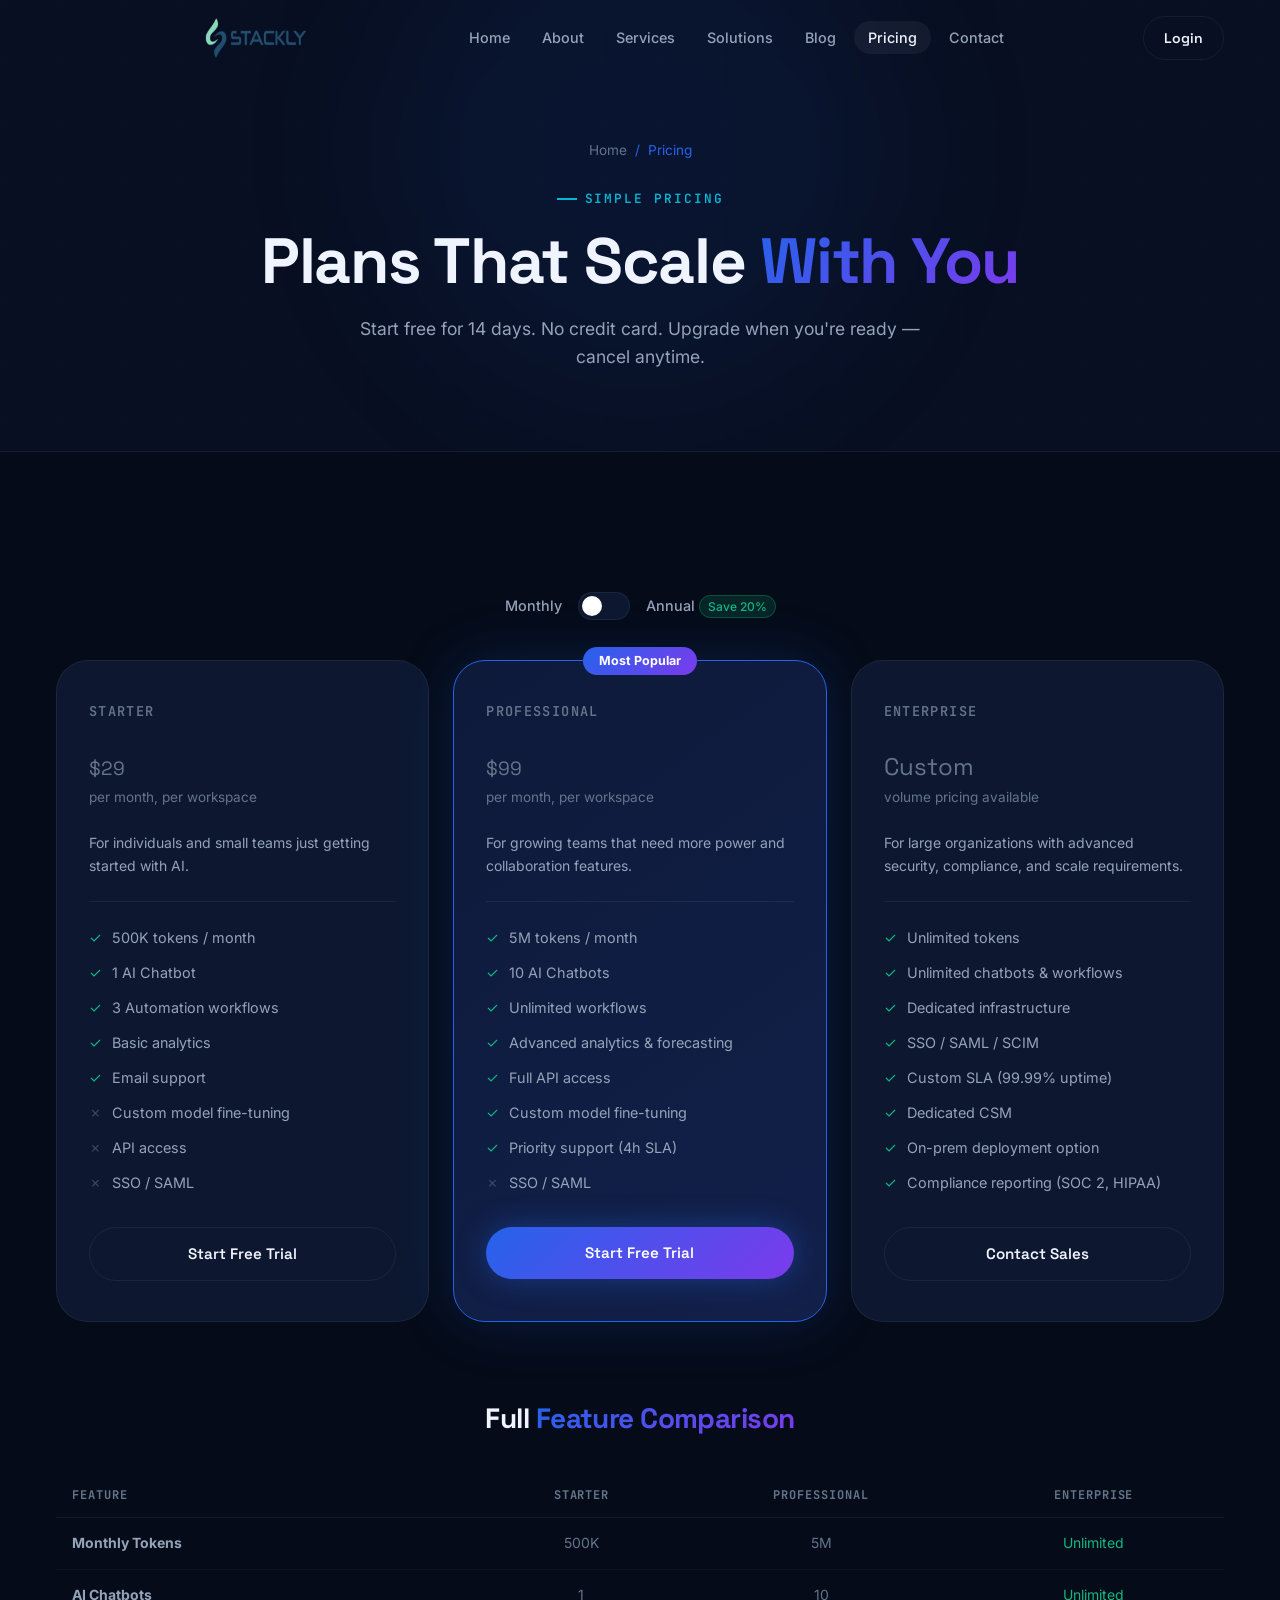
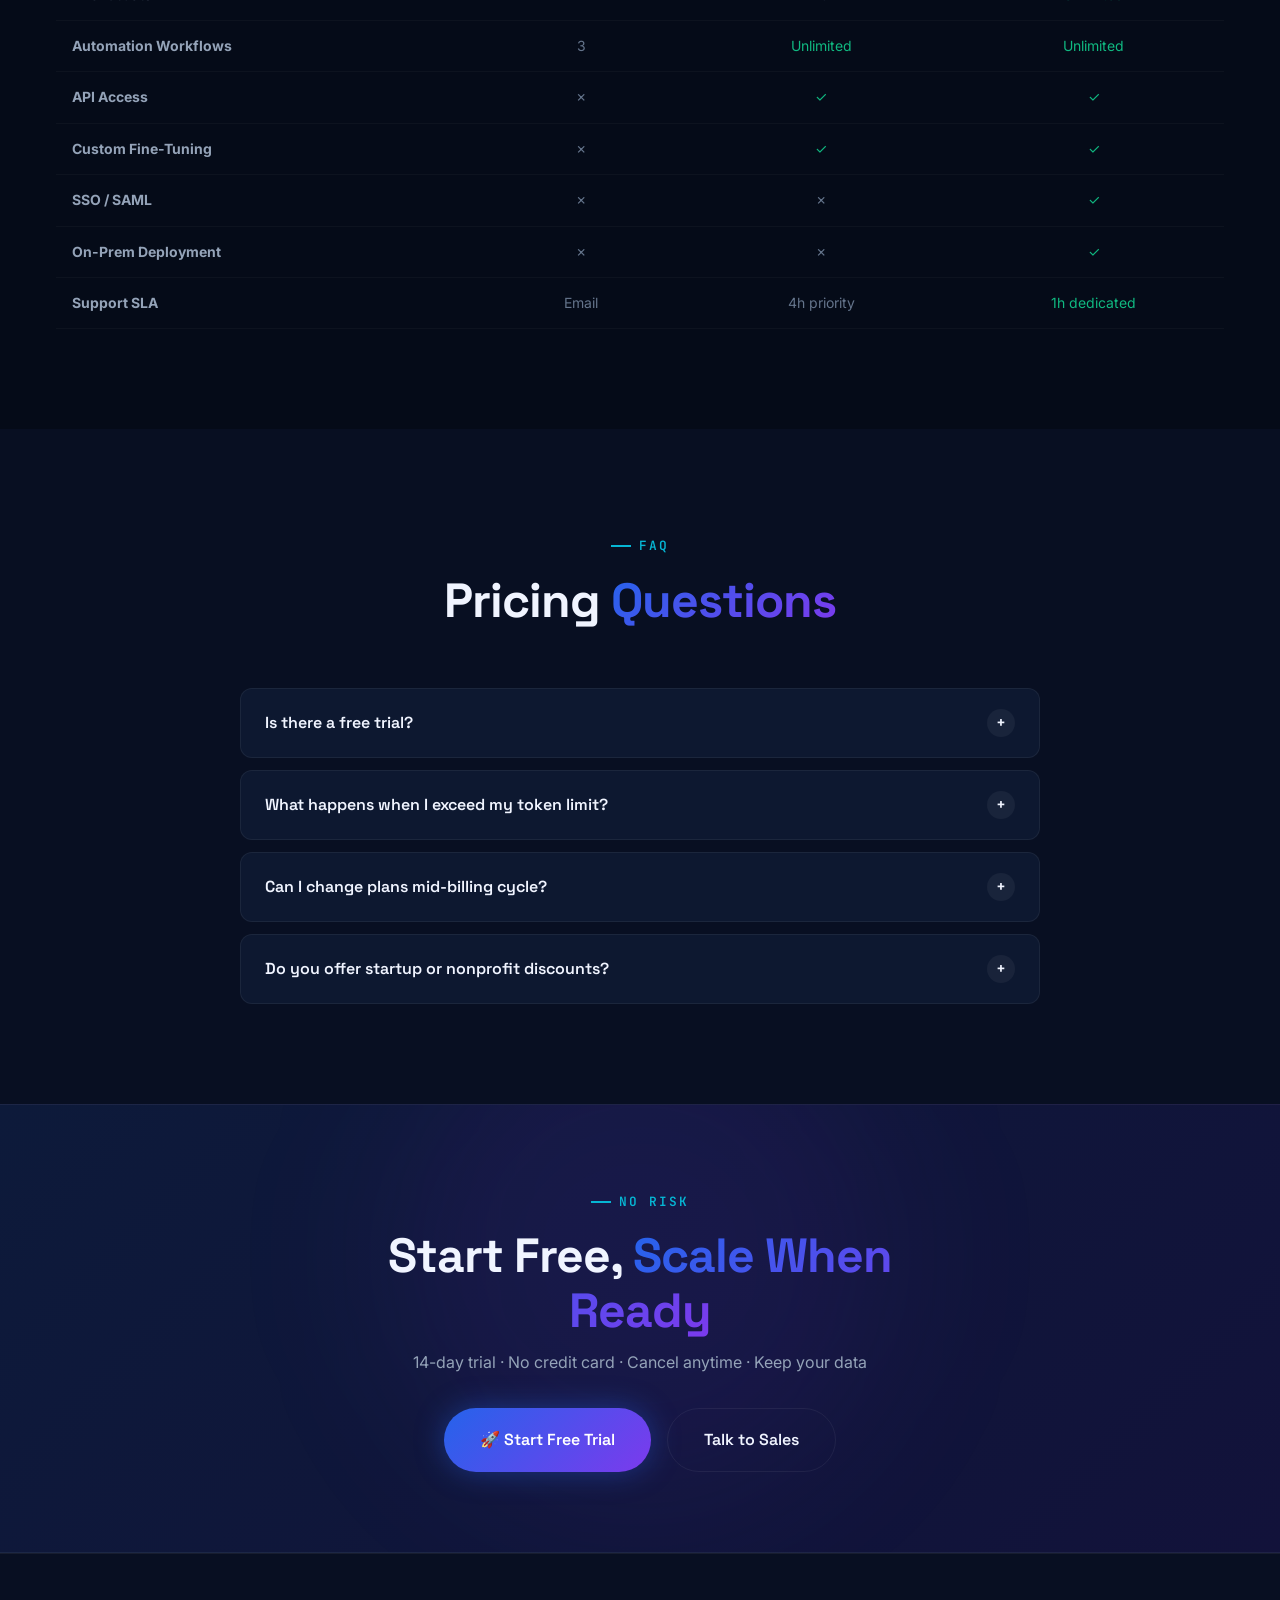
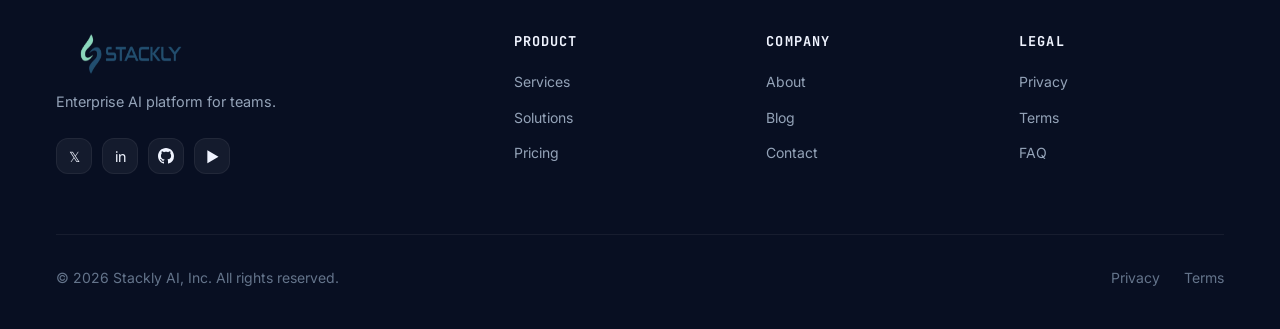
<file: pricing.html>
<!DOCTYPE html>
<html lang="en">
<head>
  <meta charset="UTF-8" /><meta name="viewport" content="width=device-width, initial-scale=1.0" />
  <title>Pricing — Stackly AI</title>
  <link rel="stylesheet" href="style.css" />
</head>
<body>
<div class="loading-screen" id="loading-screen"><div class="loading-logo">
   <a href="index.html" class="nav-logo"><img src="./images//logo-dark.webp" alt="STACKLY Logo" class="nav-logo-img" /></a>
</div><div class="loading-bar-track"><div class="loading-bar-fill"></div></div></div>
<div id="scroll-progress"></div>
<button id="back-to-top" style="position:fixed;bottom:24px;right:24px;z-index:500;width:44px;height:44px;border-radius:50%;background:var(--gradient-primary);color:#fff;display:flex;align-items:center;justify-content:center;font-size:1rem;opacity:0;pointer-events:none;transition:all 0.3s;box-shadow:0 0 20px rgba(37,99,235,0.4);">↑</button>

<nav class="navbar" id="navbar"><div class="container"><div class="nav-inner">
  <a href="index.html" class="nav-logo">
     <a href="index.html" class="nav-logo"><img src="./images//logo-dark.webp" alt="STACKLY Logo" class="nav-logo-img" /></a>
  </a>
  <ul class="nav-menu"><li><a href="index.html" class="nav-link">Home</a></li><li><a href="about.html" class="nav-link">About</a></li><li><a href="services.html" class="nav-link">Services</a></li><li><a href="solutions.html" class="nav-link">Solutions</a></li><li><a href="blog.html" class="nav-link">Blog</a></li><li><a href="pricing.html" class="nav-link active">Pricing</a></li><li><a href="contact.html" class="nav-link">Contact</a></li></ul>
  <div class="nav-actions"><a href="login.html" class="btn btn-outline btn-sm">Login</a>
    <!-- <a href="register.html" class="btn btn-primary btn-sm">Get Started</a> -->
    <button class="hamburger"><span></span><span></span><span></span></button></div>
</div>
<div class="mobile-nav" id="mobile-nav">
  <button class="mobile-nav-close">✕</button><div class="mobile-nav-logo">
</div>
<a href="index.html" class="nav-link">🏠 Home</a>
<a href="about.html" class="nav-link">🏢 About</a>
<a href="services.html" class="nav-link">⚙️ Services</a>
<a href="solutions.html" class="nav-link">💡 Solutions</a>
<a href="blog.html" class="nav-link">📝 Blog</a>
<a href="pricing.html" class="nav-link">💰 Pricing</a>
<a href="contact.html" class="nav-link">📬 Contact</a>
<div style="margin-top:auto;display:flex;flex-direction:column;gap:12px;padding-top:24px;border-top:1px solid var(--border-subtle);"><a href="login.html" class="btn btn-outline" style="justify-content:center;">Login</a>
  <!-- <a href="register.html" class="btn btn-primary" style("justify-content:center;">Get Started Free</a> -->
</div></div>
</div></nav>


<section class="page-hero">
  <div class="glow-orb" style="width:500px;height:500px;background:rgba(37,99,235,0.07);top:-100px;left:50%;transform:translateX(-50%);"></div>
  <div class="hero-grid" style="position:absolute;inset:0;opacity:0.4;"></div>
  <div class="container" style="position:relative;z-index:2;">
    <div class="breadcrumb"><a href="index.html">Home</a><span>/</span><span>Pricing</span></div>
    <span class="section-label" style="justify-content:center;">Simple Pricing</span>
    <h1>Plans That Scale <span class="gradient-text">With You</span></h1>
    <p>Start free for 14 days. No credit card. Upgrade when you're ready — cancel anytime.</p>
  </div>
</section>

<section class="section">
  <div class="container">
    <!-- Toggle -->
    <div class="pricing-toggle" data-aos="fade-up">
      <span class="pricing-toggle-label">Monthly</span>
      <div class="toggle-switch" id="pricing-toggle"><div class="toggle-knob"></div></div>
      <span class="pricing-toggle-label">Annual <span class="save-badge">Save 20%</span></span>
    </div>

    <!-- Plans -->
    <div class="pricing-grid" data-aos="fade-up" data-aos-delay="100">
      <!-- Starter -->
      <div class="pricing-card">
        <div class="pricing-plan">Starter</div>
        <div class="pricing-price"><span>$</span><span data-monthly="29" data-annual="23">29</span></div>
        <div class="pricing-period">per month, per workspace</div>
        <p style="font-size:0.875rem;color:var(--text-secondary);margin-bottom:20px;">For individuals and small teams just getting started with AI.</p>
        <div class="pricing-divider"></div>
        <ul class="pricing-features">
          <li><span class="pricing-check">✓</span> 500K tokens / month</li>
          <li><span class="pricing-check">✓</span> 1 AI Chatbot</li>
          <li><span class="pricing-check">✓</span> 3 Automation workflows</li>
          <li><span class="pricing-check">✓</span> Basic analytics</li>
          <li><span class="pricing-check">✓</span> Email support</li>
          <li><span class="pricing-cross">✗</span> Custom model fine-tuning</li>
          <li><span class="pricing-cross">✗</span> API access</li>
          <li><span class="pricing-cross">✗</span> SSO / SAML</li>
        </ul>
        <a href="register.html" class="btn btn-outline" style="width:100%;justify-content:center;">Start Free Trial</a>
      </div>

      <!-- Professional (Featured) -->
      <div class="pricing-card featured">
        <div class="pricing-popular">Most Popular</div>
        <div class="pricing-plan">Professional</div>
        <div class="pricing-price"><span>$</span><span data-monthly="99" data-annual="79">99</span></div>
        <div class="pricing-period">per month, per workspace</div>
        <p style="font-size:0.875rem;color:var(--text-secondary);margin-bottom:20px;">For growing teams that need more power and collaboration features.</p>
        <div class="pricing-divider"></div>
        <ul class="pricing-features">
          <li><span class="pricing-check">✓</span> 5M tokens / month</li>
          <li><span class="pricing-check">✓</span> 10 AI Chatbots</li>
          <li><span class="pricing-check">✓</span> Unlimited workflows</li>
          <li><span class="pricing-check">✓</span> Advanced analytics & forecasting</li>
          <li><span class="pricing-check">✓</span> Full API access</li>
          <li><span class="pricing-check">✓</span> Custom model fine-tuning</li>
          <li><span class="pricing-check">✓</span> Priority support (4h SLA)</li>
          <li><span class="pricing-cross">✗</span> SSO / SAML</li>
        </ul>
        <a href="register.html" class="btn btn-primary" style="width:100%;justify-content:center;">Start Free Trial</a>
      </div>

      <!-- Enterprise -->
      <div class="pricing-card">
        <div class="pricing-plan">Enterprise</div>
        <div class="pricing-price"><span style="font-size:1.5rem;font-weight:400;color:var(--text-muted);">Custom</span></div>
        <div class="pricing-period">volume pricing available</div>
        <p style="font-size:0.875rem;color:var(--text-secondary);margin-bottom:20px;">For large organizations with advanced security, compliance, and scale requirements.</p>
        <div class="pricing-divider"></div>
        <ul class="pricing-features">
          <li><span class="pricing-check">✓</span> Unlimited tokens</li>
          <li><span class="pricing-check">✓</span> Unlimited chatbots & workflows</li>
          <li><span class="pricing-check">✓</span> Dedicated infrastructure</li>
          <li><span class="pricing-check">✓</span> SSO / SAML / SCIM</li>
          <li><span class="pricing-check">✓</span> Custom SLA (99.99% uptime)</li>
          <li><span class="pricing-check">✓</span> Dedicated CSM</li>
          <li><span class="pricing-check">✓</span> On-prem deployment option</li>
          <li><span class="pricing-check">✓</span> Compliance reporting (SOC 2, HIPAA)</li>
        </ul>
        <a href="contact.html" class="btn btn-outline" style="width:100%;justify-content:center;">Contact Sales</a>
      </div>
    </div>

    <!-- Comparison Table -->
    <div data-aos="fade-up" style="margin-top:80px;">
      <h3 style="text-align:center;margin-bottom:40px;">Full <span class="gradient-text">Feature Comparison</span></h3>
      <div style="overflow-x:auto;">
        <table class="data-table" style="width:100%;min-width:600px;">
          <thead>
            <tr>
              <th>Feature</th>
              <th style="text-align:center;">Starter</th>
              <th style="text-align:center;">Professional</th>
              <th style="text-align:center;">Enterprise</th>
            </tr>
          </thead>
          <tbody>
            <tr><td><strong>Monthly Tokens</strong></td><td style="text-align:center;color:var(--text-muted);">500K</td><td style="text-align:center;color:var(--text-muted);">5M</td><td style="text-align:center;color:var(--accent-green);">Unlimited</td></tr>
            <tr><td><strong>AI Chatbots</strong></td><td style="text-align:center;color:var(--text-muted);">1</td><td style="text-align:center;color:var(--text-muted);">10</td><td style="text-align:center;color:var(--accent-green);">Unlimited</td></tr>
            <tr><td><strong>Automation Workflows</strong></td><td style="text-align:center;color:var(--text-muted);">3</td><td style="text-align:center;color:var(--accent-green);">Unlimited</td><td style="text-align:center;color:var(--accent-green);">Unlimited</td></tr>
            <tr><td><strong>API Access</strong></td><td style="text-align:center;color:var(--text-muted);">✗</td><td style="text-align:center;color:var(--accent-green);">✓</td><td style="text-align:center;color:var(--accent-green);">✓</td></tr>
            <tr><td><strong>Custom Fine-Tuning</strong></td><td style="text-align:center;color:var(--text-muted);">✗</td><td style="text-align:center;color:var(--accent-green);">✓</td><td style="text-align:center;color:var(--accent-green);">✓</td></tr>
            <tr><td><strong>SSO / SAML</strong></td><td style="text-align:center;color:var(--text-muted);">✗</td><td style="text-align:center;color:var(--text-muted);">✗</td><td style="text-align:center;color:var(--accent-green);">✓</td></tr>
            <tr><td><strong>On-Prem Deployment</strong></td><td style="text-align:center;color:var(--text-muted);">✗</td><td style="text-align:center;color:var(--text-muted);">✗</td><td style="text-align:center;color:var(--accent-green);">✓</td></tr>
            <tr><td><strong>Support SLA</strong></td><td style="text-align:center;color:var(--text-muted);">Email</td><td style="text-align:center;color:var(--text-muted);">4h priority</td><td style="text-align:center;color:var(--accent-green);">1h dedicated</td></tr>
          </tbody>
        </table>
      </div>
    </div>
  </div>
</section>

<!-- FAQ -->
<section class="section" style="background:var(--bg-secondary);" id="faq">
  <div class="container">
    <div class="text-center" data-aos="fade-up">
      <span class="section-label">FAQ</span>
      <h2 class="section-title">Pricing <span class="gradient-text">Questions</span></h2>
    </div>
    <div class="faq-grid" data-aos="fade-up" data-aos-delay="100">
      <div class="faq-item"><div class="faq-question">Is there a free trial? <div class="faq-icon">+</div></div><div class="faq-answer"><div class="faq-answer-inner">Yes — all plans come with a 14-day free trial with full Professional plan access. No credit card required to start.</div></div></div>
      <div class="faq-item"><div class="faq-question">What happens when I exceed my token limit? <div class="faq-icon">+</div></div><div class="faq-answer"><div class="faq-answer-inner">You'll get email alerts at 80% and 95% usage. After hitting the limit you can upgrade your plan, purchase a token top-up, or wait for the monthly reset. We never cut off active conversations.</div></div></div>
      <div class="faq-item"><div class="faq-question">Can I change plans mid-billing cycle? <div class="faq-icon">+</div></div><div class="faq-answer"><div class="faq-answer-inner">Absolutely. Upgrades are prorated and take effect immediately. Downgrades take effect at the next billing cycle. You won't lose any data when changing plans.</div></div></div>
      <div class="faq-item"><div class="faq-question">Do you offer startup or nonprofit discounts? <div class="faq-icon">+</div></div><div class="faq-answer"><div class="faq-answer-inner">Yes. We offer 50% off for qualifying startups (under 3 years old, under $2M raised) and nonprofits. Contact our sales team with documentation.</div></div></div>
    </div>
  </div>
</section>

<section class="newsletter"><div class="glow-orb" style="width:500px;height:500px;background:rgba(124,58,237,0.08);top:-100px;left:50%;transform:translateX(-50%);"></div><div class="container"><div class="newsletter-inner" data-aos="fade-up"><span class="section-label" style="justify-content:center;">No Risk</span><h2 style="margin-bottom:12px;">Start Free, <span class="gradient-text">Scale When Ready</span></h2><p style="color:var(--text-secondary);margin-bottom:32px;">14-day trial · No credit card · Cancel anytime · Keep your data</p><div style="display:flex;gap:16px;justify-content:center;flex-wrap:wrap;"><a href="register.html" class="btn btn-primary btn-lg">🚀 Start Free Trial</a><a href="404.html" class="btn btn-outline btn-lg">Talk to Sales</a></div></div></div></section>

<footer class="footer"><div class="container"><div class="footer-grid"><div class="footer-about"><div class="nav-logo">
  <a href="pricing.html" class="nav-logo"><img src="./images//logo-dark.webp" alt="STACKLY Logo" class="nav-logo-img" /></a>
</div><p>Enterprise AI platform for teams.</p><div class="footer-socials">
  <a class="social-btn" href="404.html">𝕏</a>
  <a class="social-btn" href="404.html">in</a>
  <a class="social-btn" href="404.html"><svg xmlns="http://www.w3.org/2000/svg" width="16" height="16" fill="currentColor" class="bi bi-github" viewBox="0 0 16 16">
  <path d="M8 0C3.58 0 0 3.58 0 8c0 3.54 2.29 6.53 5.47 7.59.4.07.55-.17.55-.38 0-.19-.01-.82-.01-1.49-2.01.37-2.53-.49-2.69-.94-.09-.23-.48-.94-.82-1.13-.28-.15-.68-.52-.01-.53.63-.01 1.08.58 1.23.82.72 1.21 1.87.87 2.33.66.07-.52.28-.87.51-1.07-1.78-.2-3.64-.89-3.64-3.95 0-.87.31-1.59.82-2.15-.08-.2-.36-1.02.08-2.12 0 0 .67-.21 2.2.82.64-.18 1.32-.27 2-.27s1.36.09 2 .27c1.53-1.04 2.2-.82 2.2-.82.44 1.1.16 1.92.08 2.12.51.56.82 1.27.82 2.15 0 3.07-1.87 3.75-3.65 3.95.29.25.54.73.54 1.48 0 1.07-.01 1.93-.01 2.2 0 .21.15.46.55.38A8.01 8.01 0 0 0 16 8c0-4.42-3.58-8-8-8"/>
</svg></a>
  <a class="social-btn" href="404.html">▶</a>
</div></div><div class="footer-col"><h5>Product</h5><ul class="footer-links"><li><a href="services.html" class="footer-link">Services</a></li><li><a href="solutions.html" class="footer-link">Solutions</a></li><li><a href="pricing.html" class="footer-link">Pricing</a></li></ul></div><div class="footer-col"><h5>Company</h5><ul class="footer-links"><li><a href="about.html" class="footer-link">About</a></li><li><a href="blog.html" class="footer-link">Blog</a></li><li><a href="contact.html" class="footer-link">Contact</a></li></ul></div><div class="footer-col"><h5>Legal</h5><ul class="footer-links"><li><a href="privacy.html" class="footer-link">Privacy</a></li><li><a href="terms.html" class="footer-link">Terms</a></li><li><a href="faq.html" class="footer-link">FAQ</a></li></ul></div></div><div class="footer-bottom"><p>© 2026 Stackly AI, Inc. All rights reserved.</p><div class="footer-bottom-links"><a href="privacy.html">Privacy</a><a href="terms.html">Terms</a></div></div></div></footer>
<script src="main.js"></script>
<script>
  const toggle = document.getElementById('pricing-toggle');
  if(toggle){
    toggle.addEventListener('click',()=>{
      toggle.classList.toggle('on');
      const isAnnual = toggle.classList.contains('on');
      document.querySelectorAll('[data-monthly]').forEach(el=>{
        el.textContent = isAnnual ? el.dataset.annual : el.dataset.monthly;
      });
    });
  }
</script>
</body>
</html>
</file>
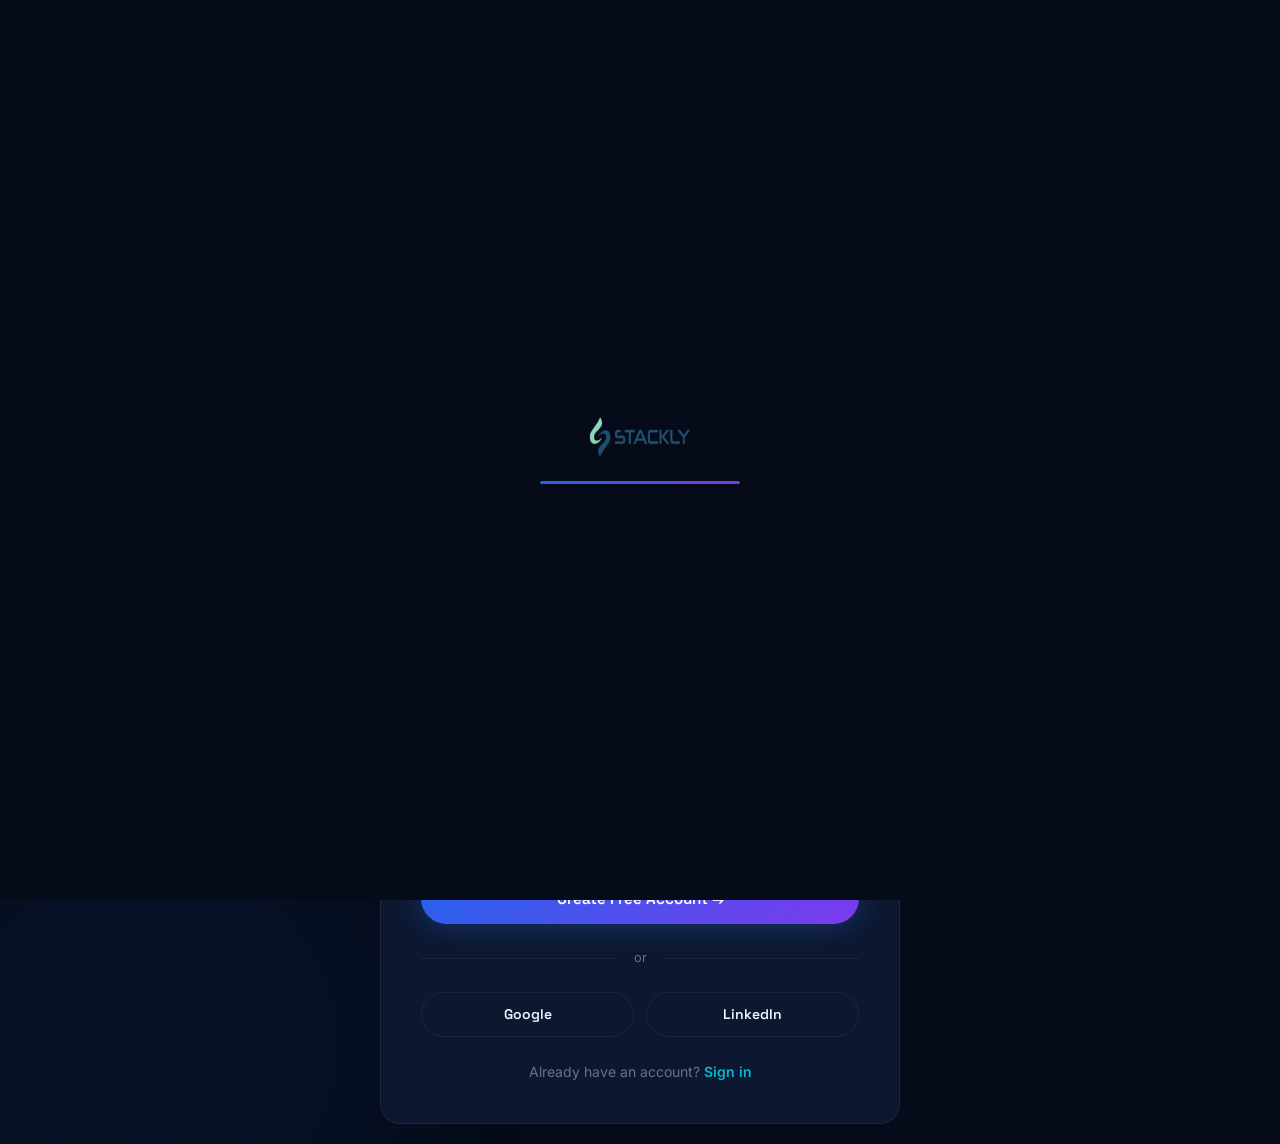
<file: register.html>
<!DOCTYPE html>
<html lang="en">
<head>
  <meta charset="UTF-8"/><meta name="viewport" content="width=device-width, initial-scale=1.0"/>
  <title>Register — Stackly AI</title>
  <link rel="stylesheet" href="style.css"/>
</head>
<body>
<div class="loading-screen" id="loading-screen"><div class="loading-logo">
<a class="nav-logo"><img src="./images//logo-dark.webp" alt="STACKLY Logo" class="nav-logo-img" /></a>
</div><div class="loading-bar-track"><div class="loading-bar-fill"></div></div></div>

<div style="min-height:100vh;display:flex;align-items:center;justify-content:center;padding:20px;position:relative;overflow:hidden;">
  <div class="glow-orb" style="width:600px;height:600px;background:rgba(124,58,237,0.08);top:-200px;right:-100px;"></div>
  <div class="glow-orb" style="width:500px;height:500px;background:rgba(37,99,235,0.07);bottom:-150px;left:-100px;"></div>
  <div class="hero-grid" style="position:fixed;inset:0;opacity:0.3;"></div>

  <div style="width:100%;max-width:520px;position:relative;z-index:2;">
    <div style="text-align:center;margin-bottom:40px;">
      <a href="index.html" style="display:inline-flex;align-items:center;gap:8px;font-size:0.875rem;color:var(--text-muted);margin-bottom:32px;">← Back to Home</a>
<div style="display:flex;align-items:center;justify-content:center; width:100%;">
      <a href="index.html" class="nav-logo"><img src="./images//logo-dark.webp" alt="STACKLY Logo" class="nav-logo-img" /></a>
</div>

      <p style="color:var(--text-muted);font-size:0.875rem;">Create your free account — no credit card needed</p>
    </div>

    <!-- Trust badges -->
    <div style="display:flex;gap:16px;justify-content:center;margin-bottom:32px;flex-wrap:wrap;">
      <span style="font-size:0.78rem;color:var(--text-muted);display:flex;align-items:center;gap:4px;"><span style="color:var(--accent-green);">✓</span> 14-day free trial</span>
      <span style="font-size:0.78rem;color:var(--text-muted);display:flex;align-items:center;gap:4px;"><span style="color:var(--accent-green);">✓</span> No credit card</span>
      <span style="font-size:0.78rem;color:var(--text-muted);display:flex;align-items:center;gap:4px;"><span style="color:var(--accent-green);">✓</span> Cancel anytime</span>
    </div>

    <div class="card" style="padding:40px;">
      <form id="register-form">
        <div class="grid-2" style="gap:16px;">
          <div class="form-group"><label class="form-label">First Name *</label><input type="text" class="form-input" placeholder="Aryan" required/></div>
          <div class="form-group"><label class="form-label">Last Name *</label><input type="text" class="form-input" placeholder="Mehta" required/></div>
        </div>
        <div class="form-group"><label class="form-label">Work Email *</label><input type="email" class="form-input" placeholder="aryan@company.com" required/></div>
        <div class="form-group"><label class="form-label">Company (optional)</label><input type="text" class="form-input" placeholder="Acme Corp"/></div>
        <div class="form-group">
          <label class="form-label">Password *</label>
          <div style="position:relative;">
            <input type="password" class="form-input" placeholder="Min 8 characters" id="reg-password" required minlength="8"/>
            <button type="button" onclick="const i=document.getElementById('reg-password');i.type=i.type==='password'?'text':'password';" style="position:absolute;right:14px;top:50%;transform:translateY(-50%);background:none;border:none;color:var(--text-muted);cursor:pointer;">👁</button>
          </div>
          <div style="display:flex;gap:4px;margin-top:8px;" id="password-strength">
            <div style="flex:1;height:3px;border-radius:2px;background:rgba(255,255,255,0.08);"></div>
            <div style="flex:1;height:3px;border-radius:2px;background:rgba(255,255,255,0.08);"></div>
            <div style="flex:1;height:3px;border-radius:2px;background:rgba(255,255,255,0.08);"></div>
            <div style="flex:1;height:3px;border-radius:2px;background:rgba(255,255,255,0.08);"></div>
          </div>
        </div>
        <div class="form-group">
          <label class="form-label">Confirm Password *</label>
          <input type="password" class="form-input" placeholder="Repeat password" id="confirm-password" required/>
        </div>
        <div style="margin-bottom:24px;">
          <label class="checkbox-label" style="align-items:flex-start;gap:12px;">
            <input type="checkbox" required style="margin-top:3px;"/>
            <span>I agree to the <a href="terms.html" style="color:var(--accent-cyan);">Terms of Service</a> and <a href="privacy.html" style="color:var(--accent-cyan);">Privacy Policy</a>. I understand that my data will be processed as described therein.</span>
          </label>
        </div>
        <button type="submit" class="btn btn-primary" style="width:100%;justify-content:center;padding:16px;">Create Free Account →</button>
      </form>

      <div style="display:flex;align-items:center;gap:16px;margin:24px 0;">
        <div style="flex:1;height:1px;background:var(--border-subtle);"></div>
        <span style="font-size:0.8rem;color:var(--text-muted);">or</span>
        <div style="flex:1;height:1px;background:var(--border-subtle);"></div>
      </div>
      <div style="display:grid;grid-template-columns:1fr 1fr;gap:12px;margin-bottom:24px;">

  <a href="404.html" class="btn btn-outline btn-sm" style="justify-content:center;text-decoration:none;">
    Google
  </a>

  <a href="404.html" class="btn btn-outline btn-sm" style="justify-content:center;text-decoration:none;">
    LinkedIn
  </a>

</div>
      <p style="text-align:center;font-size:0.875rem;color:var(--text-muted);">Already have an account? <a href="login.html" style="color:var(--accent-cyan);font-weight:600;">Sign in</a></p>
    </div>
  </div>
</div>
<script src="main.js"></script>
<script>
  const pwd = document.getElementById('reg-password');
  const bars = document.querySelectorAll('#password-strength div');
  if(pwd) pwd.addEventListener('input', () => {
    const v = pwd.value;
    const score = [v.length >= 8, /[A-Z]/.test(v), /[0-9]/.test(v), /[^A-Za-z0-9]/.test(v)].filter(Boolean).length;
    const colors = ['','#ef4444','#f59e0b','#06b6d4','#10b981'];
    bars.forEach((b,i) => b.style.background = i < score ? colors[score] : 'rgba(255,255,255,0.08)');
  });
</script>
</body>
</html>
</file>
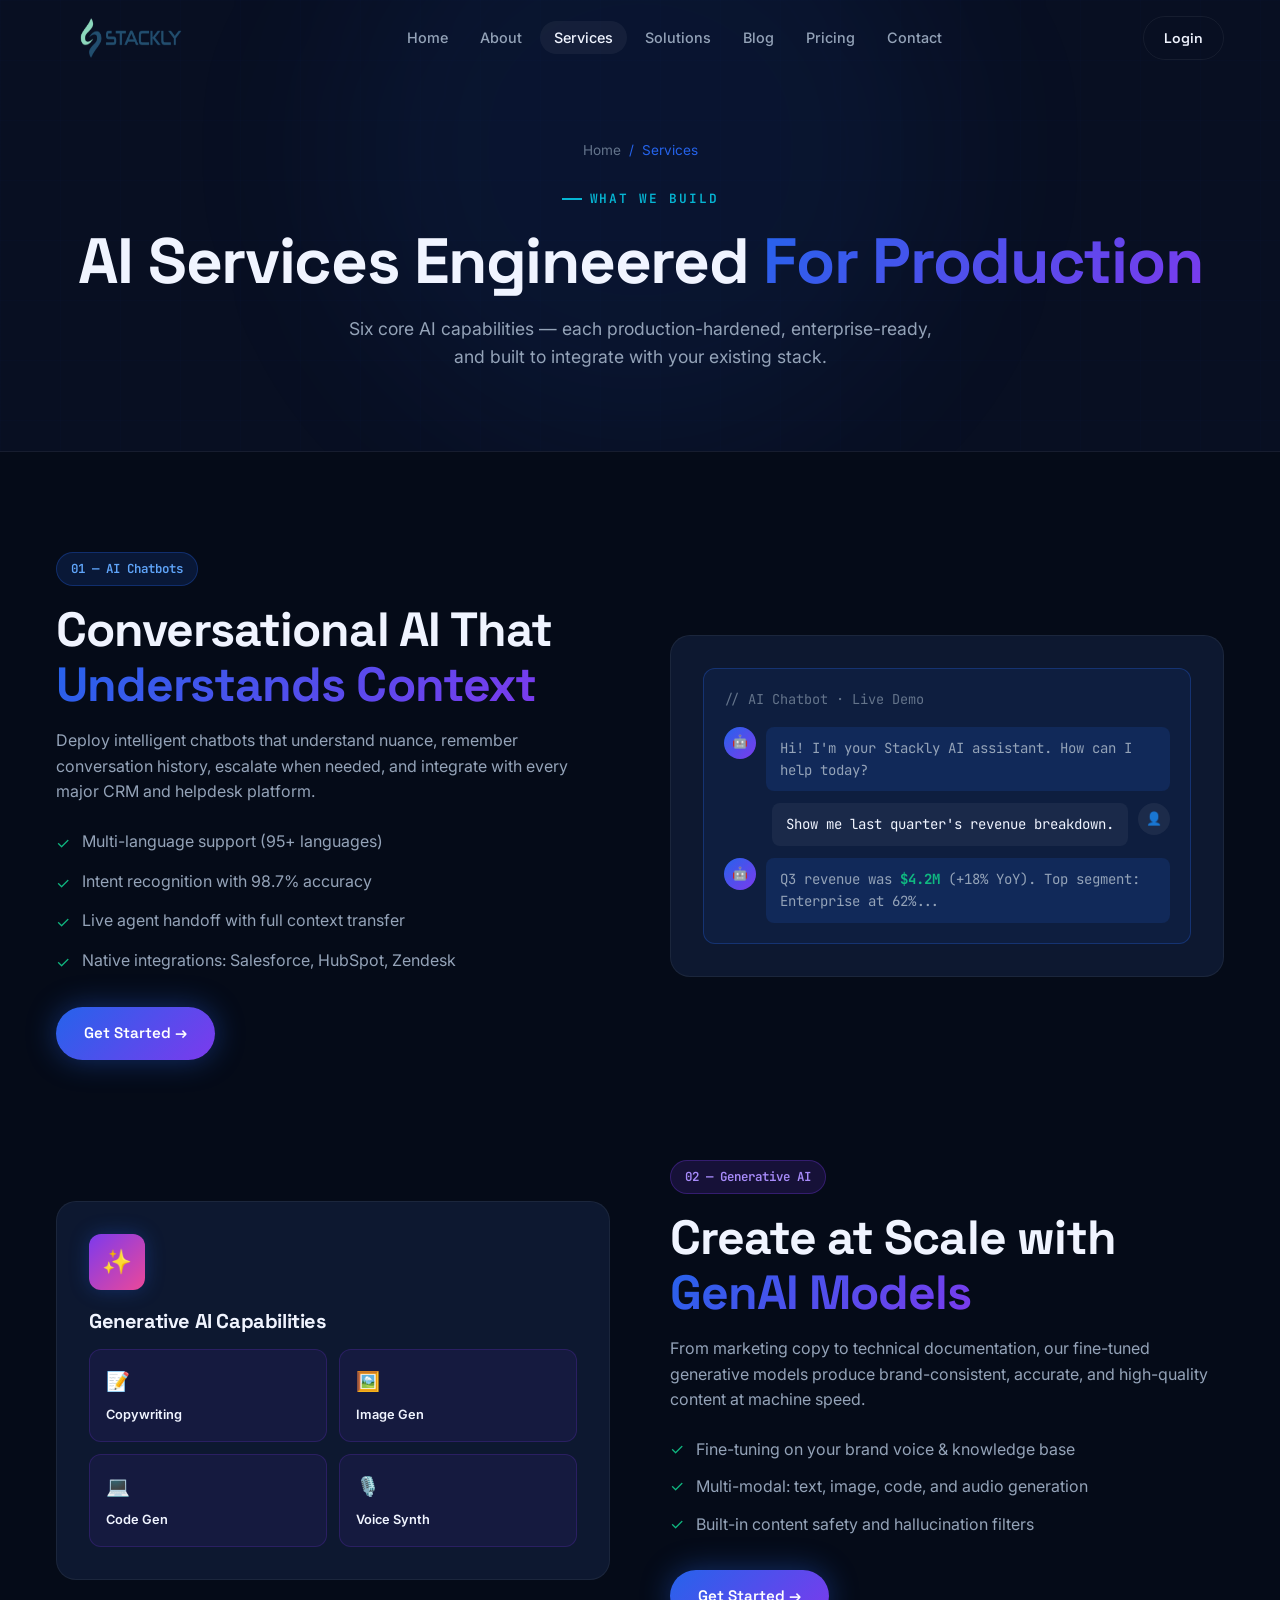
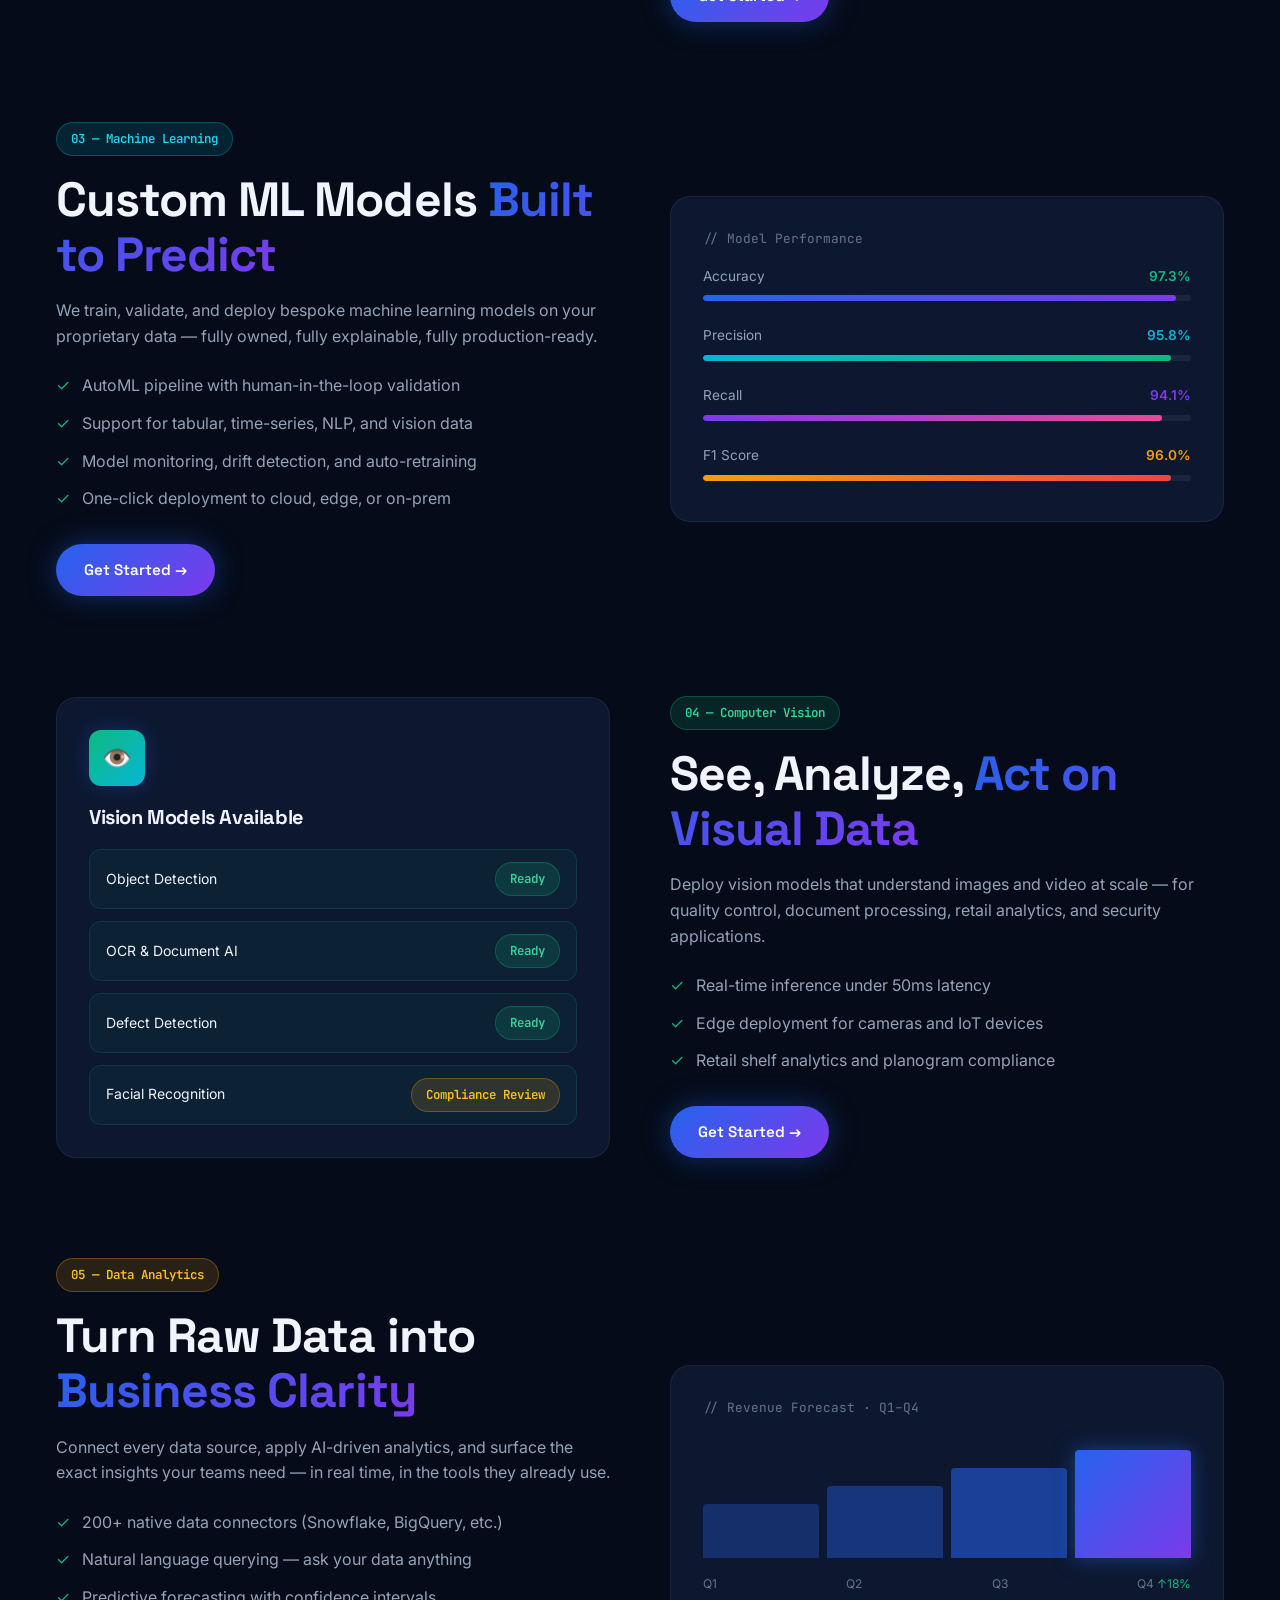
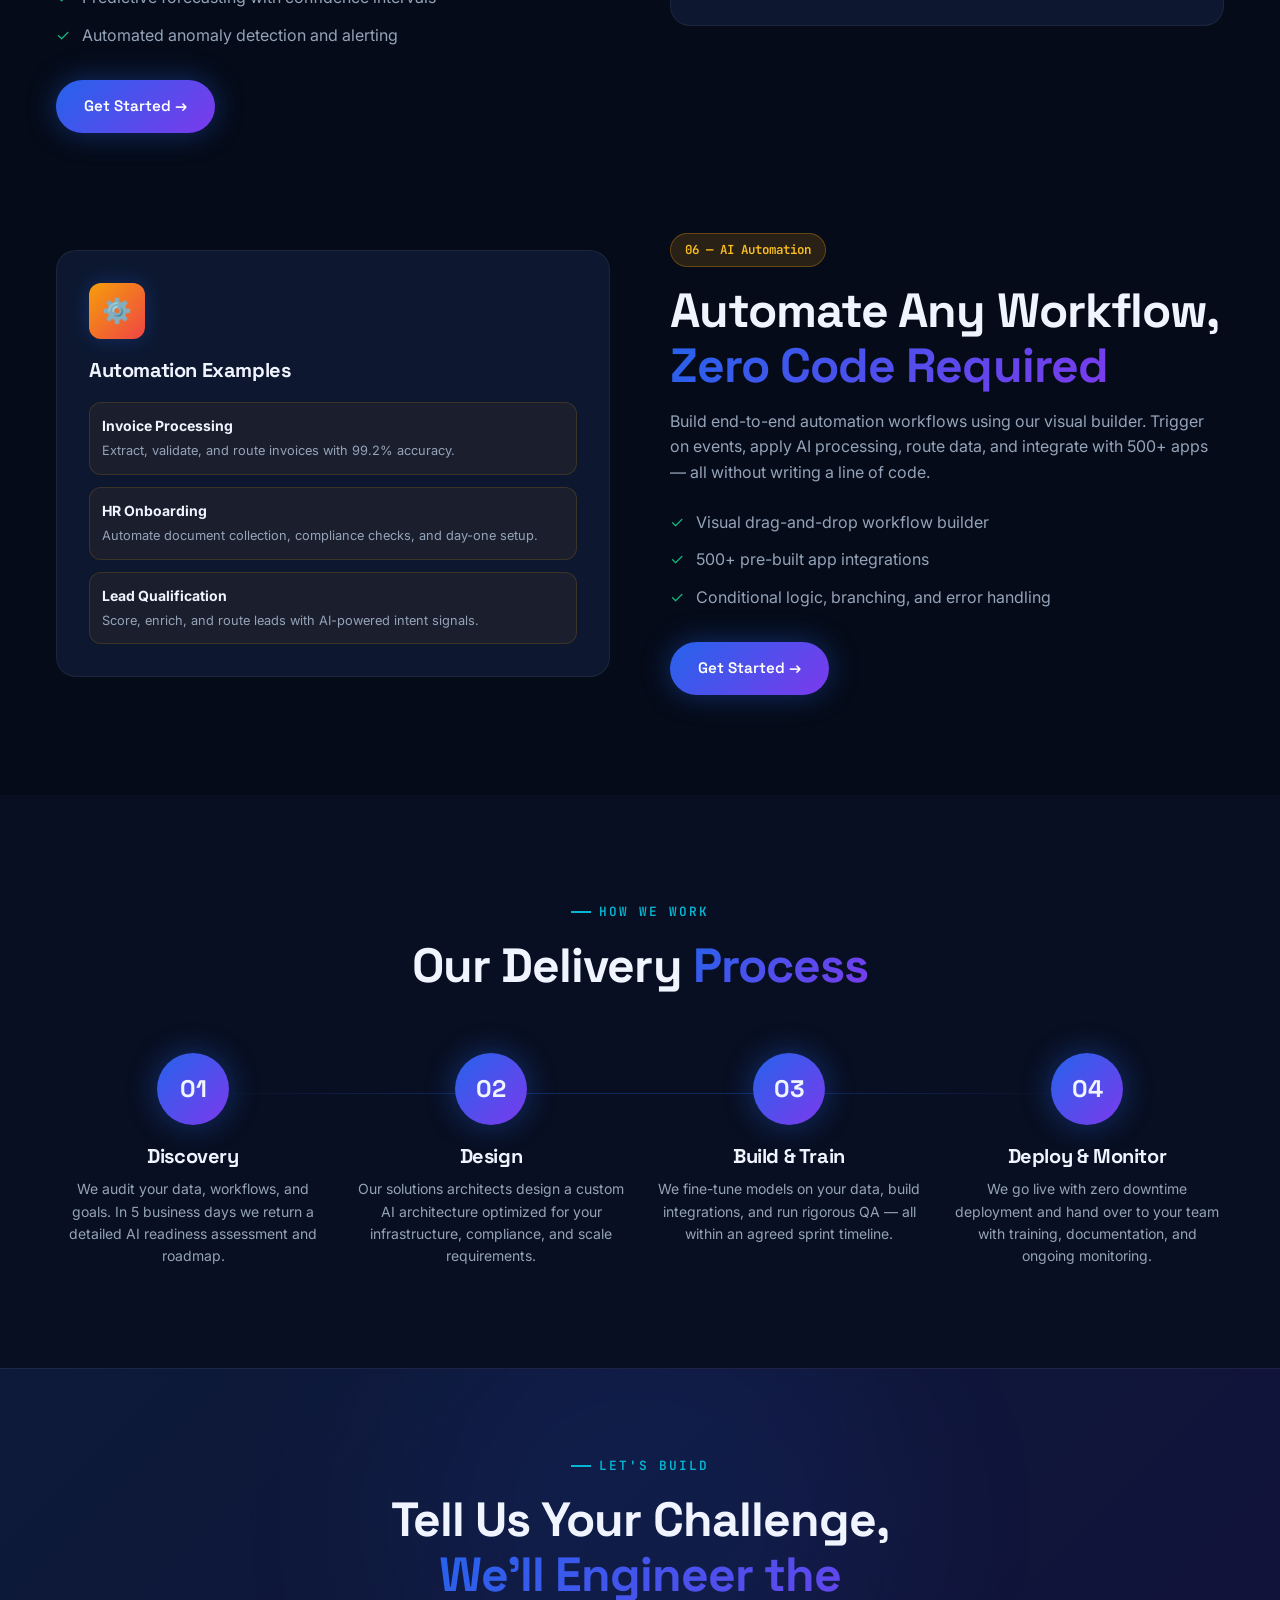
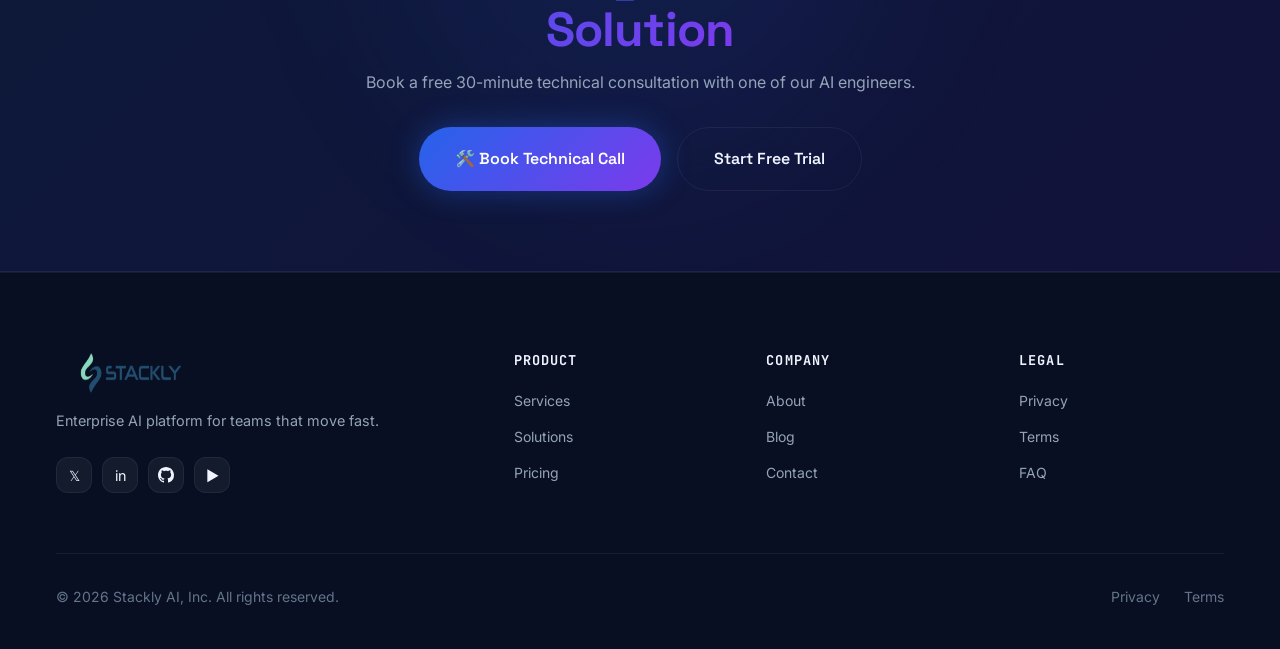
<file: services.html>
<!DOCTYPE html>
<html lang="en">
<head>
  <meta charset="UTF-8"/><meta name="viewport" content="width=device-width, initial-scale=1.0"/>
  <meta name="description" content="Stackly AI Services — AI Chatbots, Generative AI, Machine Learning, Computer Vision, Data Analytics and more."/>
  <title>Services — Stackly AI</title>
  <link rel="stylesheet" href="style.css"/>
</head>
<body>
<div class="loading-screen" id="loading-screen"><div class="loading-logo">
  <a href="index.html" class="nav-logo"><img src="./images//logo-dark.webp" alt="STACKLY Logo" class="nav-logo-img" /></a>
</div><div class="loading-bar-track"><div class="loading-bar-fill"></div></div></div>
<div id="scroll-progress"></div>
<button id="back-to-top" style="position:fixed;bottom:24px;right:24px;z-index:500;width:44px;height:44px;border-radius:50%;background:var(--gradient-primary);color:#fff;display:flex;align-items:center;justify-content:center;font-size:1rem;opacity:0;pointer-events:none;transition:all 0.3s;box-shadow:0 0 20px rgba(37,99,235,0.4);">↑</button>

<nav class="navbar" id="navbar"><div class="container"><div class="nav-inner">
  <a href="index.html" class="nav-logo"><img src="./images/logo-dark.webp" alt="STACKLY Logo" class="nav-logo-img" /></a>
  <ul class="nav-menu"><li><a href="index.html" class="nav-link">Home</a></li>
    <li><a href="about.html" class="nav-link">About</a></li>
    <li><a href="services.html" class="nav-link active">Services</a></li>
    <li><a href="solutions.html" class="nav-link">Solutions</a></li>
    <li><a href="blog.html" class="nav-link">Blog</a></li>
    <li><a href="pricing.html" class="nav-link">Pricing</a></li>
    <li><a href="contact.html" class="nav-link">Contact</a></li></ul>
  <div class="nav-actions"><a href="login.html" class="btn btn-outline btn-sm">Login</a>
     <!-- <a href="register.html" class="btn btn-primary btn-sm">Get Started</a> -->
     <button class="hamburger"><span></span><span></span><span></span></button></div>
</div>
<div class="mobile-nav" id="mobile-nav"><button class="mobile-nav-close">✕</button><div class="mobile-nav-logo"></div><a href="index.html" class="nav-link">🏠 Home</a><a href="about.html" class="nav-link">🏢 About</a><a href="services.html" class="nav-link">⚙️ Services</a><a href="solutions.html" class="nav-link">💡 Solutions</a><a href="blog.html" class="nav-link">📝 Blog</a><a href="pricing.html" class="nav-link">💰 Pricing</a><a href="contact.html" class="nav-link">📬 Contact</a><div style="margin-top:auto;display:flex;flex-direction:column;gap:12px;padding-top:24px;border-top:1px solid var(--border-subtle);"><a href="login.html" class="btn btn-outline" style="justify-content:center;">Login</a>

</div></nav>
  <!-- <a href="register.html" class="btn btn-primary" style="justify-content:center;">Get Started Free</a> -->
</div></div>

<!-- PAGE HERO -->
<section class="page-hero">
  <div class="glow-orb" style="width:600px;height:600px;background:rgba(37,99,235,0.07);top:-150px;left:50%;transform:translateX(-50%);"></div>
  <div class="hero-grid" style="position:absolute;inset:0;opacity:0.4;"></div>
  <div class="container" style="position:relative;z-index:2;">
    <div class="breadcrumb"><a href="index.html">Home</a><span>/</span><span>Services</span></div>
    <span class="section-label" style="justify-content:center;">What We Build</span>
    <h1>AI Services Engineered <span class="gradient-text">For Production</span></h1>
    <p>Six core AI capabilities — each production-hardened, enterprise-ready, and built to integrate with your existing stack.</p>
  </div>
</section>

<!-- SERVICES -->
<section class="section">
  <div class="container">
    <!-- AI Chatbots -->
    <div style="display:grid;grid-template-columns:1fr 1fr;gap:60px;align-items:center;margin-bottom:100px;" class="svc-row" data-aos="fade-up">
      <div>
        <div class="badge badge-blue" style="margin-bottom:16px;">01 — AI Chatbots</div>
        <h2 class="section-title">Conversational AI That <span class="gradient-text">Understands Context</span></h2>
        <p style="margin-bottom:24px;">Deploy intelligent chatbots that understand nuance, remember conversation history, escalate when needed, and integrate with every major CRM and helpdesk platform.</p>
        <ul style="display:flex;flex-direction:column;gap:12px;margin-bottom:32px;">
          <li style="display:flex;gap:12px;align-items:flex-start;"><span style="color:var(--accent-green);font-size:1rem;margin-top:2px;">✓</span><span style="color:var(--text-secondary);">Multi-language support (95+ languages)</span></li>
          <li style="display:flex;gap:12px;align-items:flex-start;"><span style="color:var(--accent-green);font-size:1rem;margin-top:2px;">✓</span><span style="color:var(--text-secondary);">Intent recognition with 98.7% accuracy</span></li>
          <li style="display:flex;gap:12px;align-items:flex-start;"><span style="color:var(--accent-green);font-size:1rem;margin-top:2px;">✓</span><span style="color:var(--text-secondary);">Live agent handoff with full context transfer</span></li>
          <li style="display:flex;gap:12px;align-items:flex-start;"><span style="color:var(--accent-green);font-size:1rem;margin-top:2px;">✓</span><span style="color:var(--text-secondary);">Native integrations: Salesforce, HubSpot, Zendesk</span></li>
        </ul>
        <a href="contact.html" class="btn btn-primary">Get Started →</a>
      </div>
      <div class="card" style="padding:32px;">
        <div style="background:rgba(37,99,235,0.08);border:1px solid var(--border-glow);border-radius:var(--radius-md);padding:20px;font-family:var(--font-mono);font-size:0.85rem;">
          <div style="color:var(--text-muted);margin-bottom:16px;">// AI Chatbot · Live Demo</div>
          <div style="display:flex;gap:10px;margin-bottom:12px;"><div style="width:32px;height:32px;border-radius:50%;background:var(--gradient-primary);display:flex;align-items:center;justify-content:center;font-size:0.8rem;">🤖</div><div style="background:rgba(37,99,235,0.15);border-radius:8px;padding:10px 14px;flex:1;color:var(--text-secondary);font-size:0.875rem;">Hi! I'm your Stackly AI assistant. How can I help today?</div></div>
          <div style="display:flex;gap:10px;justify-content:flex-end;margin-bottom:12px;"><div style="background:rgba(255,255,255,0.05);border-radius:8px;padding:10px 14px;color:var(--text-primary);font-size:0.875rem;">Show me last quarter's revenue breakdown.</div><div style="width:32px;height:32px;border-radius:50%;background:rgba(255,255,255,0.06);display:flex;align-items:center;justify-content:center;font-size:0.8rem;">👤</div></div>
          <div style="display:flex;gap:10px;"><div style="width:32px;height:32px;border-radius:50%;background:var(--gradient-primary);display:flex;align-items:center;justify-content:center;font-size:0.8rem;">🤖</div><div style="background:rgba(37,99,235,0.15);border-radius:8px;padding:10px 14px;flex:1;color:var(--text-secondary);font-size:0.875rem;">Q3 revenue was <strong style="color:var(--accent-green);">$4.2M</strong> (+18% YoY). Top segment: Enterprise at 62%...</div></div>
        </div>
      </div>
    </div>

    <!-- Generative AI -->
    <div style="display:grid;grid-template-columns:1fr 1fr;gap:60px;align-items:center;margin-bottom:100px;" class="svc-row" data-aos="fade-up">
      <div class="card" style="padding:32px;order:1;">
        <div class="icon-box" style="background:linear-gradient(135deg,#7c3aed,#ec4899);">✨</div>
        <h4 style="margin-bottom:16px;">Generative AI Capabilities</h4>
        <div style="display:grid;grid-template-columns:1fr 1fr;gap:12px;">
          <div style="background:rgba(124,58,237,0.08);border:1px solid rgba(124,58,237,0.2);border-radius:var(--radius-md);padding:16px;"><div style="font-size:1.2rem;margin-bottom:8px;">📝</div><div style="font-size:0.8rem;font-weight:600;color:var(--text-primary);">Copywriting</div></div>
          <div style="background:rgba(124,58,237,0.08);border:1px solid rgba(124,58,237,0.2);border-radius:var(--radius-md);padding:16px;"><div style="font-size:1.2rem;margin-bottom:8px;">🖼️</div><div style="font-size:0.8rem;font-weight:600;color:var(--text-primary);">Image Gen</div></div>
          <div style="background:rgba(124,58,237,0.08);border:1px solid rgba(124,58,237,0.2);border-radius:var(--radius-md);padding:16px;"><div style="font-size:1.2rem;margin-bottom:8px;">💻</div><div style="font-size:0.8rem;font-weight:600;color:var(--text-primary);">Code Gen</div></div>
          <div style="background:rgba(124,58,237,0.08);border:1px solid rgba(124,58,237,0.2);border-radius:var(--radius-md);padding:16px;"><div style="font-size:1.2rem;margin-bottom:8px;">🎙️</div><div style="font-size:0.8rem;font-weight:600;color:var(--text-primary);">Voice Synth</div></div>
        </div>
      </div>
      <div style="order:2;">
        <div class="badge badge-violet" style="margin-bottom:16px;">02 — Generative AI</div>
        <h2 class="section-title">Create at Scale with <span class="gradient-text">GenAI Models</span></h2>
        <p style="margin-bottom:24px;">From marketing copy to technical documentation, our fine-tuned generative models produce brand-consistent, accurate, and high-quality content at machine speed.</p>
        <ul style="display:flex;flex-direction:column;gap:12px;margin-bottom:32px;">
          <li style="display:flex;gap:12px;align-items:flex-start;"><span style="color:var(--accent-green);">✓</span><span style="color:var(--text-secondary);">Fine-tuning on your brand voice & knowledge base</span></li>
          <li style="display:flex;gap:12px;align-items:flex-start;"><span style="color:var(--accent-green);">✓</span><span style="color:var(--text-secondary);">Multi-modal: text, image, code, and audio generation</span></li>
          <li style="display:flex;gap:12px;align-items:flex-start;"><span style="color:var(--accent-green);">✓</span><span style="color:var(--text-secondary);">Built-in content safety and hallucination filters</span></li>
        </ul>
        <a href="contact.html" class="btn btn-primary">Get Started →</a>
      </div>
    </div>

    <!-- Machine Learning -->
    <div style="display:grid;grid-template-columns:1fr 1fr;gap:60px;align-items:center;margin-bottom:100px;" class="svc-row" data-aos="fade-up">
      <div>
        <div class="badge badge-cyan" style="margin-bottom:16px;">03 — Machine Learning</div>
        <h2 class="section-title">Custom ML Models <span class="gradient-text">Built to Predict</span></h2>
        <p style="margin-bottom:24px;">We train, validate, and deploy bespoke machine learning models on your proprietary data — fully owned, fully explainable, fully production-ready.</p>
        <ul style="display:flex;flex-direction:column;gap:12px;margin-bottom:32px;">
          <li style="display:flex;gap:12px;"><span style="color:var(--accent-green);">✓</span><span style="color:var(--text-secondary);">AutoML pipeline with human-in-the-loop validation</span></li>
          <li style="display:flex;gap:12px;"><span style="color:var(--accent-green);">✓</span><span style="color:var(--text-secondary);">Support for tabular, time-series, NLP, and vision data</span></li>
          <li style="display:flex;gap:12px;"><span style="color:var(--accent-green);">✓</span><span style="color:var(--text-secondary);">Model monitoring, drift detection, and auto-retraining</span></li>
          <li style="display:flex;gap:12px;"><span style="color:var(--accent-green);">✓</span><span style="color:var(--text-secondary);">One-click deployment to cloud, edge, or on-prem</span></li>
        </ul>
        <a href="contact.html" class="btn btn-primary">Get Started →</a>
      </div>
      <div class="card" style="padding:32px;">
        <div style="font-size:0.8rem;font-family:var(--font-mono);color:var(--text-muted);margin-bottom:16px;">// Model Performance</div>
        <div style="display:flex;flex-direction:column;gap:16px;">
          <div><div style="display:flex;justify-content:space-between;margin-bottom:6px;font-size:0.85rem;"><span style="color:var(--text-secondary);">Accuracy</span><span style="color:var(--accent-green);font-weight:600;">97.3%</span></div><div class="progress-bar"><div class="progress-fill" style="width:97%;"></div></div></div>
          <div><div style="display:flex;justify-content:space-between;margin-bottom:6px;font-size:0.85rem;"><span style="color:var(--text-secondary);">Precision</span><span style="color:var(--accent-cyan);font-weight:600;">95.8%</span></div><div class="progress-bar"><div class="progress-fill" style="width:96%;background:linear-gradient(135deg,#06b6d4,#10b981);"></div></div></div>
          <div><div style="display:flex;justify-content:space-between;margin-bottom:6px;font-size:0.85rem;"><span style="color:var(--text-secondary);">Recall</span><span style="color:var(--accent-violet, #7c3aed);font-weight:600;">94.1%</span></div><div class="progress-bar"><div class="progress-fill" style="width:94%;background:linear-gradient(135deg,#7c3aed,#ec4899);"></div></div></div>
          <div><div style="display:flex;justify-content:space-between;margin-bottom:6px;font-size:0.85rem;"><span style="color:var(--text-secondary);">F1 Score</span><span style="color:var(--accent-gold);font-weight:600;">96.0%</span></div><div class="progress-bar"><div class="progress-fill" style="width:96%;background:linear-gradient(135deg,#f59e0b,#ef4444);"></div></div></div>
        </div>
      </div>
    </div>

    <!-- Computer Vision -->
    <div style="display:grid;grid-template-columns:1fr 1fr;gap:60px;align-items:center;margin-bottom:100px;" class="svc-row" data-aos="fade-up">
      <div class="card" style="padding:32px;">
        <div class="icon-box" style="background:linear-gradient(135deg,#10b981,#06b6d4);">👁️</div>
        <h4 style="margin-bottom:20px;">Vision Models Available</h4>
        <div style="display:flex;flex-direction:column;gap:12px;">
          <div style="display:flex;justify-content:space-between;align-items:center;padding:12px 16px;background:rgba(16,185,129,0.06);border:1px solid rgba(16,185,129,0.15);border-radius:var(--radius-md);"><span style="font-size:0.875rem;">Object Detection</span><span class="badge badge-green">Ready</span></div>
          <div style="display:flex;justify-content:space-between;align-items:center;padding:12px 16px;background:rgba(16,185,129,0.06);border:1px solid rgba(16,185,129,0.15);border-radius:var(--radius-md);"><span style="font-size:0.875rem;">OCR & Document AI</span><span class="badge badge-green">Ready</span></div>
          <div style="display:flex;justify-content:space-between;align-items:center;padding:12px 16px;background:rgba(16,185,129,0.06);border:1px solid rgba(16,185,129,0.15);border-radius:var(--radius-md);"><span style="font-size:0.875rem;">Defect Detection</span><span class="badge badge-green">Ready</span></div>
          <div style="display:flex;justify-content:space-between;align-items:center;padding:12px 16px;background:rgba(16,185,129,0.06);border:1px solid rgba(16,185,129,0.15);border-radius:var(--radius-md);"><span style="font-size:0.875rem;">Facial Recognition</span><span class="badge badge-gold">Compliance Review</span></div>
        </div>
      </div>
      <div>
        <div class="badge badge-green" style="margin-bottom:16px;">04 — Computer Vision</div>
        <h2 class="section-title">See, Analyze, <span class="gradient-text">Act on Visual Data</span></h2>
        <p style="margin-bottom:24px;">Deploy vision models that understand images and video at scale — for quality control, document processing, retail analytics, and security applications.</p>
        <ul style="display:flex;flex-direction:column;gap:12px;margin-bottom:32px;">
          <li style="display:flex;gap:12px;"><span style="color:var(--accent-green);">✓</span><span style="color:var(--text-secondary);">Real-time inference under 50ms latency</span></li>
          <li style="display:flex;gap:12px;"><span style="color:var(--accent-green);">✓</span><span style="color:var(--text-secondary);">Edge deployment for cameras and IoT devices</span></li>
          <li style="display:flex;gap:12px;"><span style="color:var(--accent-green);">✓</span><span style="color:var(--text-secondary);">Retail shelf analytics and planogram compliance</span></li>
        </ul>
        <a href="contact.html" class="btn btn-primary">Get Started →</a>
      </div>
    </div>

    <!-- Data Analytics -->
    <div style="display:grid;grid-template-columns:1fr 1fr;gap:60px;align-items:center;margin-bottom:100px;" class="svc-row" data-aos="fade-up">
      <div>
        <div class="badge badge-gold" style="margin-bottom:16px;">05 — Data Analytics</div>
        <h2 class="section-title">Turn Raw Data into <span class="gradient-text">Business Clarity</span></h2>
        <p style="margin-bottom:24px;">Connect every data source, apply AI-driven analytics, and surface the exact insights your teams need — in real time, in the tools they already use.</p>
        <ul style="display:flex;flex-direction:column;gap:12px;margin-bottom:32px;">
          <li style="display:flex;gap:12px;"><span style="color:var(--accent-green);">✓</span><span style="color:var(--text-secondary);">200+ native data connectors (Snowflake, BigQuery, etc.)</span></li>
          <li style="display:flex;gap:12px;"><span style="color:var(--accent-green);">✓</span><span style="color:var(--text-secondary);">Natural language querying — ask your data anything</span></li>
          <li style="display:flex;gap:12px;"><span style="color:var(--accent-green);">✓</span><span style="color:var(--text-secondary);">Predictive forecasting with confidence intervals</span></li>
          <li style="display:flex;gap:12px;"><span style="color:var(--accent-green);">✓</span><span style="color:var(--text-secondary);">Automated anomaly detection and alerting</span></li>
        </ul>
        <a href="contact.html" class="btn btn-primary">Get Started →</a>
      </div>
      <div class="card" style="padding:32px;">
        <div style="font-size:0.8rem;font-family:var(--font-mono);color:var(--text-muted);margin-bottom:20px;">// Revenue Forecast · Q1–Q4</div>
        <div style="display:flex;align-items:flex-end;gap:8px;height:120px;margin-bottom:16px;">
          <div style="flex:1;background:rgba(37,99,235,0.3);border-radius:4px 4px 0 0;height:45%;"></div>
          <div style="flex:1;background:rgba(37,99,235,0.4);border-radius:4px 4px 0 0;height:60%;"></div>
          <div style="flex:1;background:rgba(37,99,235,0.55);border-radius:4px 4px 0 0;height:75%;"></div>
          <div style="flex:1;background:var(--gradient-primary);border-radius:4px 4px 0 0;height:90%;box-shadow:0 0 20px rgba(37,99,235,0.5);"></div>
        </div>
        <div style="display:flex;justify-content:space-between;font-size:0.75rem;color:var(--text-muted);">
          <span>Q1</span><span>Q2</span><span>Q3</span><span>Q4 <span style="color:var(--accent-green);">↑18%</span></span>
        </div>
      </div>
    </div>

    <!-- AI Automation -->
    <div style="display:grid;grid-template-columns:1fr 1fr;gap:60px;align-items:center;" class="svc-row" data-aos="fade-up">
      <div class="card" style="padding:32px;">
        <div class="icon-box" style="background:linear-gradient(135deg,#f59e0b,#ef4444);">⚙️</div>
        <h4 style="margin-bottom:20px;">Automation Examples</h4>
        <div style="display:flex;flex-direction:column;gap:12px;font-size:0.875rem;">
          <div style="padding:12px;background:rgba(245,158,11,0.06);border-radius:var(--radius-md);border:1px solid rgba(245,158,11,0.15);"><strong style="color:var(--text-primary);">Invoice Processing</strong><p style="margin:4px 0 0;font-size:0.8rem;">Extract, validate, and route invoices with 99.2% accuracy.</p></div>
          <div style="padding:12px;background:rgba(245,158,11,0.06);border-radius:var(--radius-md);border:1px solid rgba(245,158,11,0.15);"><strong style="color:var(--text-primary);">HR Onboarding</strong><p style="margin:4px 0 0;font-size:0.8rem;">Automate document collection, compliance checks, and day-one setup.</p></div>
          <div style="padding:12px;background:rgba(245,158,11,0.06);border-radius:var(--radius-md);border:1px solid rgba(245,158,11,0.15);"><strong style="color:var(--text-primary);">Lead Qualification</strong><p style="margin:4px 0 0;font-size:0.8rem;">Score, enrich, and route leads with AI-powered intent signals.</p></div>
        </div>
      </div>
      <div>
        <div class="badge badge-gold" style="margin-bottom:16px;">06 — AI Automation</div>
        <h2 class="section-title">Automate Any Workflow, <span class="gradient-text">Zero Code Required</span></h2>
        <p style="margin-bottom:24px;">Build end-to-end automation workflows using our visual builder. Trigger on events, apply AI processing, route data, and integrate with 500+ apps — all without writing a line of code.</p>
        <ul style="display:flex;flex-direction:column;gap:12px;margin-bottom:32px;">
          <li style="display:flex;gap:12px;"><span style="color:var(--accent-green);">✓</span><span style="color:var(--text-secondary);">Visual drag-and-drop workflow builder</span></li>
          <li style="display:flex;gap:12px;"><span style="color:var(--accent-green);">✓</span><span style="color:var(--text-secondary);">500+ pre-built app integrations</span></li>
          <li style="display:flex;gap:12px;"><span style="color:var(--accent-green);">✓</span><span style="color:var(--text-secondary);">Conditional logic, branching, and error handling</span></li>
        </ul>
        <a href="contact.html" class="btn btn-primary">Get Started →</a>
      </div>
    </div>
  </div>
</section>

<!-- PROCESS -->
<section class="section" style="background:var(--bg-secondary);">
  <div class="container">
    <div class="text-center" data-aos="fade-up"><span class="section-label">How We Work</span><h2 class="section-title">Our Delivery <span class="gradient-text">Process</span></h2></div>
    <div class="steps-grid" style="margin-top:60px;">
      <div class="step-card" data-aos="fade-up" data-aos-delay="0"><div class="step-number">01</div><h4>Discovery</h4><p>We audit your data, workflows, and goals. In 5 business days we return a detailed AI readiness assessment and roadmap.</p></div>
      <div class="step-card" data-aos="fade-up" data-aos-delay="100"><div class="step-number">02</div><h4>Design</h4><p>Our solutions architects design a custom AI architecture optimized for your infrastructure, compliance, and scale requirements.</p></div>
      <div class="step-card" data-aos="fade-up" data-aos-delay="200"><div class="step-number">03</div><h4>Build & Train</h4><p>We fine-tune models on your data, build integrations, and run rigorous QA — all within an agreed sprint timeline.</p></div>
      <div class="step-card" data-aos="fade-up" data-aos-delay="300"><div class="step-number">04</div><h4>Deploy & Monitor</h4><p>We go live with zero downtime deployment and hand over to your team with training, documentation, and ongoing monitoring.</p></div>
    </div>
  </div>
</section>

<!-- SERVICE CTA -->
<section class="newsletter">
  <div class="glow-orb" style="width:500px;height:500px;background:rgba(37,99,235,0.08);top:-100px;left:50%;transform:translateX(-50%);"></div>
  <div class="container">
    <div class="newsletter-inner" data-aos="fade-up">
      <span class="section-label" style="justify-content:center;">Let's Build</span>
      <h2 style="margin-bottom:12px;">Tell Us Your Challenge, <span class="gradient-text">We'll Engineer the Solution</span></h2>
      <p style="color:var(--text-secondary);margin-bottom:32px;">Book a free 30-minute technical consultation with one of our AI engineers.</p>
      <div style="display:flex;gap:16px;justify-content:center;flex-wrap:wrap;">
        <a href="contact.html" class="btn btn-primary btn-lg">🛠️ Book Technical Call</a>
        <a href="register.html" class="btn btn-outline btn-lg">Start Free Trial</a>
      </div>
    </div>
  </div>
</section>

<footer class="footer"><div class="container"><div class="footer-grid"><div class="footer-about"><div class="nav-logo">
  <a href="services.html"><img src="./images/logo-dark.webp" alt="STACKLY Logo" class="nav-logo-img" /></a>
</div><p>Enterprise AI platform for teams that move fast.</p><div class="footer-socials"><a class="social-btn" href="404.html">𝕏</a><a class="social-btn" href="404.html">in</a><a class="social-btn" href="404.html"><svg xmlns="http://www.w3.org/2000/svg" width="16" height="16" fill="currentColor" class="bi bi-github" viewBox="0 0 16 16">
  <path d="M8 0C3.58 0 0 3.58 0 8c0 3.54 2.29 6.53 5.47 7.59.4.07.55-.17.55-.38 0-.19-.01-.82-.01-1.49-2.01.37-2.53-.49-2.69-.94-.09-.23-.48-.94-.82-1.13-.28-.15-.68-.52-.01-.53.63-.01 1.08.58 1.23.82.72 1.21 1.87.87 2.33.66.07-.52.28-.87.51-1.07-1.78-.2-3.64-.89-3.64-3.95 0-.87.31-1.59.82-2.15-.08-.2-.36-1.02.08-2.12 0 0 .67-.21 2.2.82.64-.18 1.32-.27 2-.27s1.36.09 2 .27c1.53-1.04 2.2-.82 2.2-.82.44 1.1.16 1.92.08 2.12.51.56.82 1.27.82 2.15 0 3.07-1.87 3.75-3.65 3.95.29.25.54.73.54 1.48 0 1.07-.01 1.93-.01 2.2 0 .21.15.46.55.38A8.01 8.01 0 0 0 16 8c0-4.42-3.58-8-8-8"/>
</svg></a><a class="social-btn" href="404.html">▶</a>
</div></div><div class="footer-col"><h5>Product</h5><ul class="footer-links"><li><a href="services.html" class="footer-link">Services</a></li><li><a href="solutions.html" class="footer-link">Solutions</a></li><li><a href="pricing.html" class="footer-link">Pricing</a></li></ul></div><div class="footer-col"><h5>Company</h5><ul class="footer-links"><li><a href="about.html" class="footer-link">About</a></li><li><a href="blog.html" class="footer-link">Blog</a></li><li><a href="contact.html" class="footer-link">Contact</a></li></ul></div><div class="footer-col"><h5>Legal</h5><ul class="footer-links"><li><a href="privacy.html" class="footer-link">Privacy</a></li><li><a href="terms.html" class="footer-link">Terms</a></li><li><a href="faq.html" class="footer-link">FAQ</a></li></ul></div></div><div class="footer-bottom"><p>© 2026 Stackly AI, Inc. All rights reserved.</p><div class="footer-bottom-links"><a href="privacy.html">Privacy</a><a href="terms.html">Terms</a></div></div></div></footer>
<script src="main.js"></script>
<style>.svc-row{grid-template-columns:1fr 1fr;}@media(max-width:768px){.svc-row{grid-template-columns:1fr!important;}.svc-row>div:first-child{order:2;}.svc-row>div:last-child{order:1;}}</style>
</body>
</html>
</file>
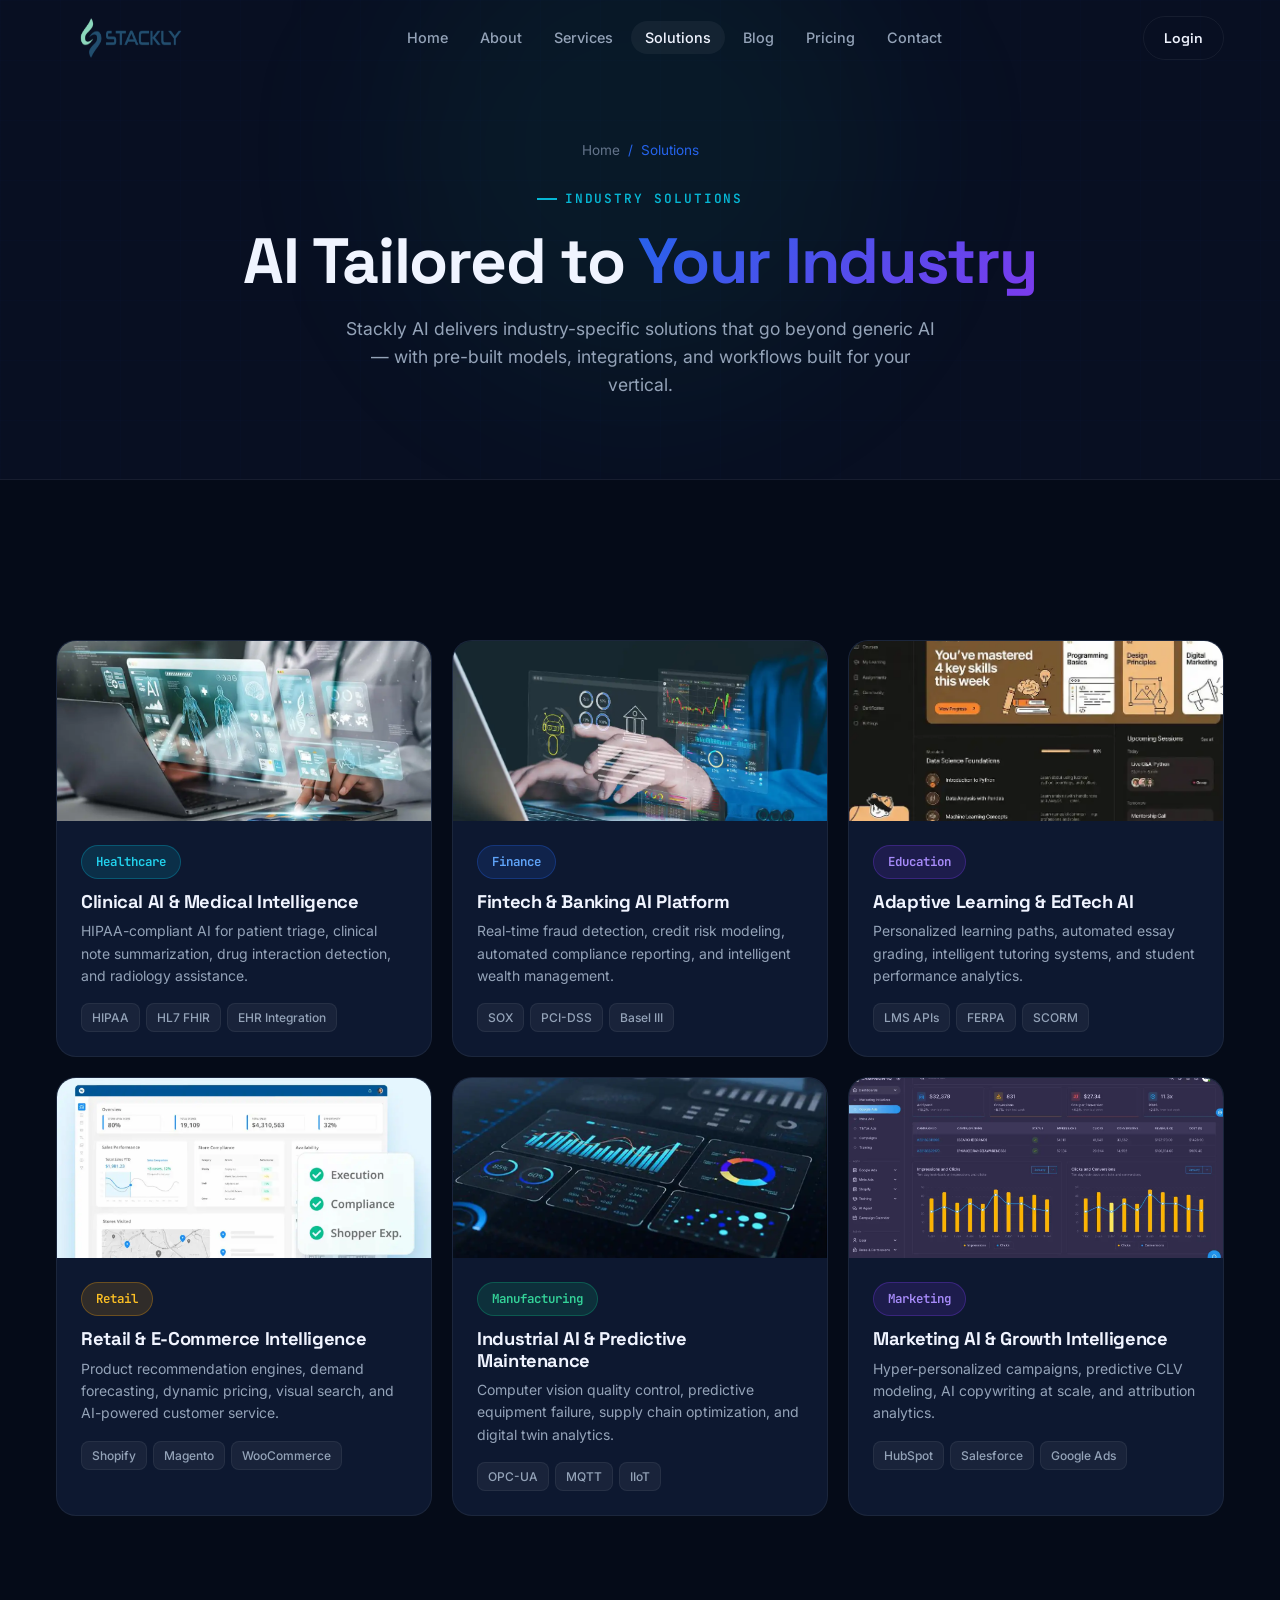
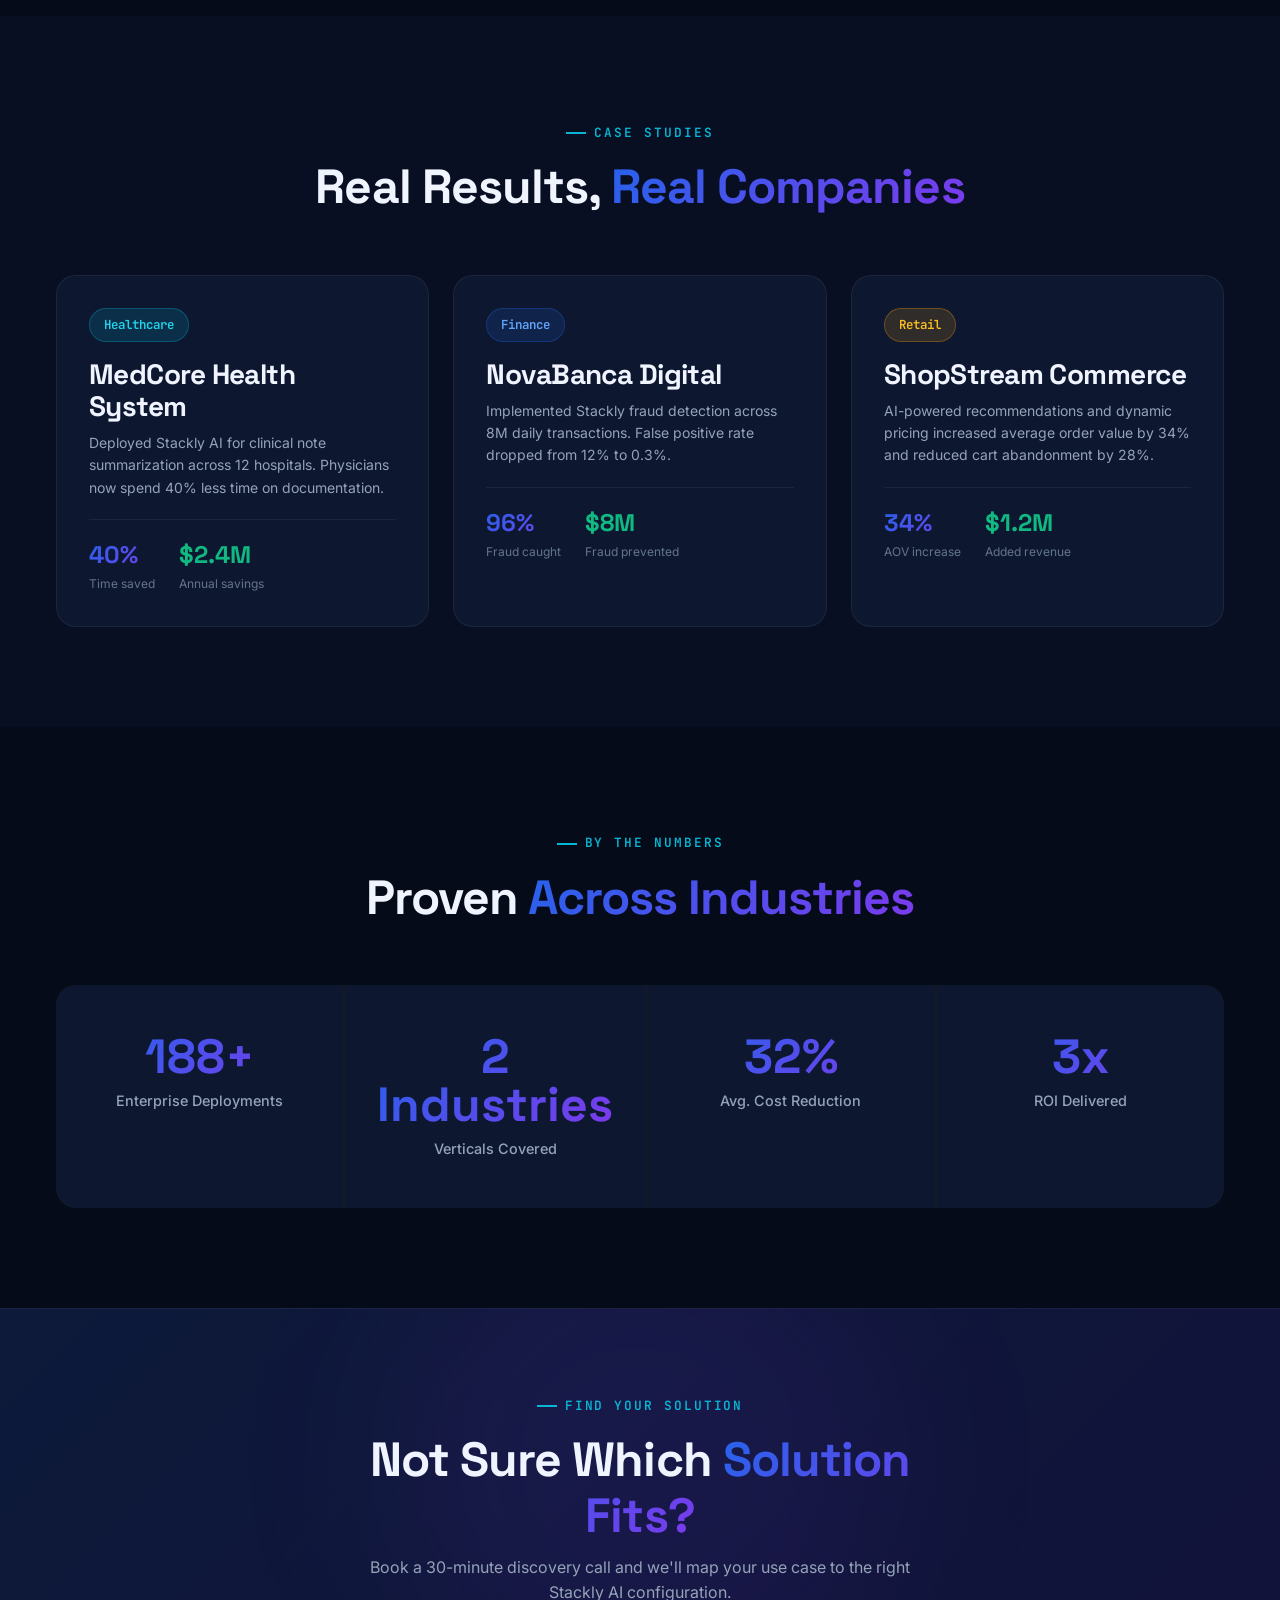
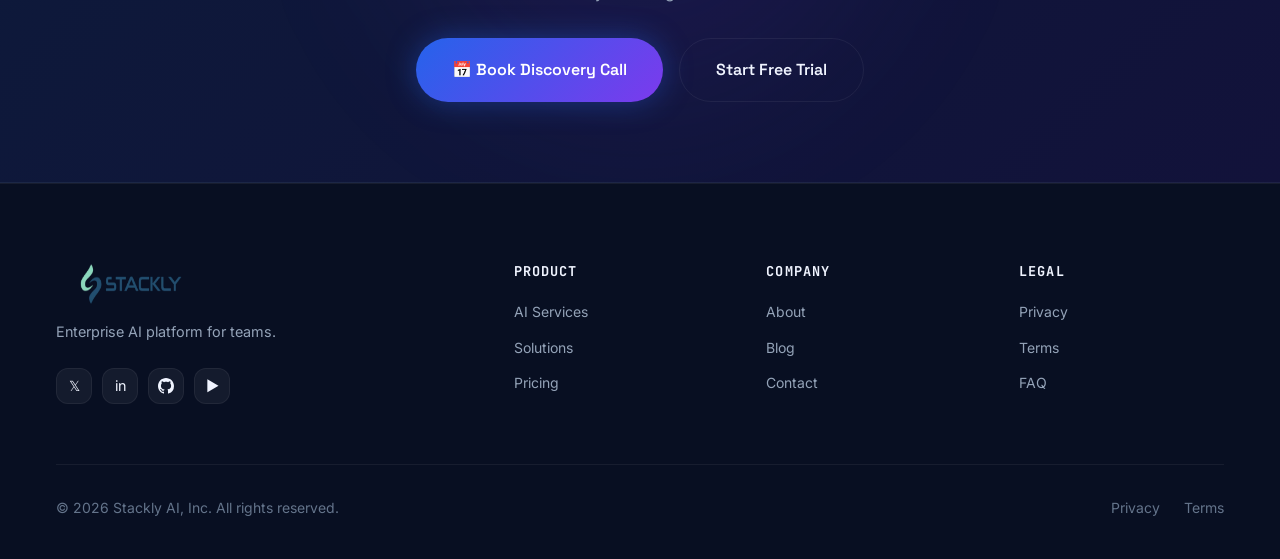
<file: solutions.html>
<!DOCTYPE html>
<html lang="en">
<head>
  <meta charset="UTF-8" /><meta name="viewport" content="width=device-width, initial-scale=1.0" />
  <title>AI Solutions — Stackly AI</title>
  <link rel="stylesheet" href="style.css" />
</head>
<body>
<div class="loading-screen" id="loading-screen"><div class="loading-logo">
  <a class="nav-logo"><img src="./images//logo-dark.webp" alt="STACKLY Logo" class="nav-logo-img" /></a>
</div><div class="loading-bar-track"><div class="loading-bar-fill"></div></div></div>
<div id="scroll-progress"></div>
<button id="back-to-top" style="position:fixed;bottom:24px;right:24px;z-index:500;width:44px;height:44px;border-radius:50%;background:var(--gradient-primary);color:#fff;display:flex;align-items:center;justify-content:center;font-size:1rem;opacity:0;pointer-events:none;transition:all 0.3s;box-shadow:0 0 20px rgba(37,99,235,0.4);">↑</button>

<nav class="navbar" id="navbar"><div class="container"><div class="nav-inner">
  <a href="index.html" class="nav-logo"><img src="./images/logo-dark.webp" alt="STACKLY Logo" class="nav-logo-img" /></a>
  <ul class="nav-menu"><li><a href="index.html" class="nav-link">Home</a></li><li><a href="about.html" class="nav-link">About</a></li><li><a href="services.html" class="nav-link">Services</a></li><li><a href="solutions.html" class="nav-link active">Solutions</a></li><li><a href="blog.html" class="nav-link">Blog</a></li><li><a href="pricing.html" class="nav-link">Pricing</a></li><li><a href="contact.html" class="nav-link">Contact</a></li></ul>
  <div class="nav-actions"><a href="login.html" class="btn btn-outline btn-sm">Login</a>
    <!-- <a href="register.html" class="btn btn-primary btn-sm">Get Started</a> -->
    <button class="hamburger"><span></span><span></span><span></span></button></div>
</div>
<div class="mobile-nav" id="mobile-nav">
  <button class="mobile-nav-close">✕</button>
  <div class="mobile-nav-logo"></div>
  <a href="index.html" class="nav-link">🏠 Home</a><a href="about.html" class="nav-link">🏢 About</a><a href="services.html" class="nav-link">⚙️ Services</a><a href="solutions.html" class="nav-link">💡 Solutions</a><a href="blog.html" class="nav-link">📝 Blog</a><a href="pricing.html" class="nav-link">💰 Pricing</a><a href="contact.html" class="nav-link">📬 Contact</a><div style="margin-top:auto;display:flex;flex-direction:column;gap:12px;padding-top:24px;border-top:1px solid var(--border-subtle);"><a href="login.html" class="btn btn-outline" style="justify-content:center;">Login</a>

</div></nav>
  <!-- <a href="register.html" class="btn btn-primary" style="justify-content:center;">Get Started Free</a> -->
</div></div>

<section class="page-hero">
  <div class="glow-orb" style="width:500px;height:500px;background:rgba(16,185,129,0.06);top:-100px;left:50%;transform:translateX(-50%);"></div>
  <div class="hero-grid" style="position:absolute;inset:0;opacity:0.4;"></div>
  <div class="container" style="position:relative;z-index:2;">
    <div class="breadcrumb"><a href="index.html">Home</a><span>/</span><span>Solutions</span></div>
    <span class="section-label" style="justify-content:center;">Industry Solutions</span>
    <h1>AI Tailored to <span class="gradient-text">Your Industry</span></h1>
    <p>Stackly AI delivers industry-specific solutions that go beyond generic AI — with pre-built models, integrations, and workflows built for your vertical.</p>
  </div>
</section>

<!-- SOLUTIONS GRID -->
<section class="section">
  <div class="container">
    <div class="solutions-grid">
      <!-- Healthcare -->
      <div class="solution-card" data-aos="fade-up" data-aos-delay="0">
        <div class="solution-img">
   <img src="images/healthcare.webp"
        alt="Healthcare AI"
        loading="lazy">
</div>
        <div class="solution-body">
          <div class="badge badge-cyan" style="margin-bottom:12px;">Healthcare</div>
          <h3>Clinical AI & Medical Intelligence</h3>
          <p>HIPAA-compliant AI for patient triage, clinical note summarization, drug interaction detection, and radiology assistance.</p>
          <div style="margin-top:16px;display:flex;flex-wrap:wrap;gap:6px;"><span class="tag">HIPAA</span><span class="tag">HL7 FHIR</span><span class="tag">EHR Integration</span></div>
        </div>
      </div>
      <!-- Finance -->
      <div class="solution-card" data-aos="fade-up" data-aos-delay="100">
        <div class="solution-img">
   <img src="images/finance.webp"
        alt="Finance AI"
        loading="lazy">
</div>
        <div class="solution-body">
          <div class="badge badge-blue" style="margin-bottom:12px;">Finance</div>
          <h3>Fintech & Banking AI Platform</h3>
          <p>Real-time fraud detection, credit risk modeling, automated compliance reporting, and intelligent wealth management.</p>
          <div style="margin-top:16px;display:flex;flex-wrap:wrap;gap:6px;"><span class="tag">SOX</span><span class="tag">PCI-DSS</span><span class="tag">Basel III</span></div>
        </div>
      </div>
      <!-- Education -->
      <div class="solution-card" data-aos="fade-up" data-aos-delay="200">
        <div class="solution-img">
   <img src="images/education.webp.webp"
        alt="Education AI"
        loading="lazy">
</div>
        <div class="solution-body">
          <div class="badge badge-violet" style="margin-bottom:12px;">Education</div>
          <h3>Adaptive Learning & EdTech AI</h3>
          <p>Personalized learning paths, automated essay grading, intelligent tutoring systems, and student performance analytics.</p>
          <div style="margin-top:16px;display:flex;flex-wrap:wrap;gap:6px;"><span class="tag">LMS APIs</span><span class="tag">FERPA</span><span class="tag">SCORM</span></div>
        </div>
      </div>
      <!-- Retail -->
      <div class="solution-card" data-aos="fade-up" data-aos-delay="300">
        <div class="solution-img">
   <img src="images/retail.webp"
        alt="Retail AI"
        loading="lazy">
</div>
        <div class="solution-body">
          <div class="badge badge-gold" style="margin-bottom:12px;">Retail</div>
          <h3>Retail & E-Commerce Intelligence</h3>
          <p>Product recommendation engines, demand forecasting, dynamic pricing, visual search, and AI-powered customer service.</p>
          <div style="margin-top:16px;display:flex;flex-wrap:wrap;gap:6px;"><span class="tag">Shopify</span><span class="tag">Magento</span><span class="tag">WooCommerce</span></div>
        </div>
      </div>
      <!-- Manufacturing -->
      <div class="solution-card" data-aos="fade-up" data-aos-delay="400">
        <div class="solution-img">
   <img src="images/manufacturing.webp"
        alt="Manufacturing AI"
        loading="lazy">
</div>
        <div class="solution-body">
          <div class="badge badge-green" style="margin-bottom:12px;">Manufacturing</div>
          <h3>Industrial AI & Predictive Maintenance</h3>
          <p>Computer vision quality control, predictive equipment failure, supply chain optimization, and digital twin analytics.</p>
          <div style="margin-top:16px;display:flex;flex-wrap:wrap;gap:6px;"><span class="tag">OPC-UA</span><span class="tag">MQTT</span><span class="tag">IIoT</span></div>
        </div>
      </div>
      <!-- Marketing -->
      <div class="solution-card" data-aos="fade-up" data-aos-delay="500">
        <div class="solution-img">
   <img src="images/marketing.webp"
        alt="Marketing AI"
        loading="lazy">
</div>
        <div class="solution-body">
          <div class="badge badge-violet" style="margin-bottom:12px;">Marketing</div>
          <h3>Marketing AI & Growth Intelligence</h3>
          <p>Hyper-personalized campaigns, predictive CLV modeling, AI copywriting at scale, and attribution analytics.</p>
          <div style="margin-top:16px;display:flex;flex-wrap:wrap;gap:6px;"><span class="tag">HubSpot</span><span class="tag">Salesforce</span><span class="tag">Google Ads</span></div>
        </div>
      </div>
    </div>
  </div>
</section>

<!-- CASE STUDIES -->
<section class="section" style="background:var(--bg-secondary);">
  <div class="container">
    <div class="text-center" data-aos="fade-up">
      <span class="section-label">Case Studies</span>
      <h2 class="section-title">Real Results, <span class="gradient-text">Real Companies</span></h2>
    </div>
    <div class="grid-3" style="margin-top:60px;gap:24px;">
      <div class="card" data-aos="fade-up" data-aos-delay="0">
        <div class="badge badge-cyan" style="margin-bottom:16px;">Healthcare</div>
        <h3 style="margin-bottom:10px;">MedCore Health System</h3>
        <p style="font-size:0.875rem;margin-bottom:20px;">Deployed Stackly AI for clinical note summarization across 12 hospitals. Physicians now spend 40% less time on documentation.</p>
        <div style="display:flex;gap:24px;padding-top:16px;border-top:1px solid var(--border-subtle);">
          <div><div style="font-size:1.5rem;font-weight:700;font-family:var(--font-display);" class="gradient-text">40%</div><div style="font-size:0.75rem;color:var(--text-muted);">Time saved</div></div>
          <div><div style="font-size:1.5rem;font-weight:700;font-family:var(--font-display);color:var(--accent-green);">$2.4M</div><div style="font-size:0.75rem;color:var(--text-muted);">Annual savings</div></div>
        </div>
      </div>
      <div class="card" data-aos="fade-up" data-aos-delay="100">
        <div class="badge badge-blue" style="margin-bottom:16px;">Finance</div>
        <h3 style="margin-bottom:10px;">NovaBanca Digital</h3>
        <p style="font-size:0.875rem;margin-bottom:20px;">Implemented Stackly fraud detection across 8M daily transactions. False positive rate dropped from 12% to 0.3%.</p>
        <div style="display:flex;gap:24px;padding-top:16px;border-top:1px solid var(--border-subtle);">
          <div><div style="font-size:1.5rem;font-weight:700;font-family:var(--font-display);" class="gradient-text">96%</div><div style="font-size:0.75rem;color:var(--text-muted);">Fraud caught</div></div>
          <div><div style="font-size:1.5rem;font-weight:700;font-family:var(--font-display);color:var(--accent-green);">$8M</div><div style="font-size:0.75rem;color:var(--text-muted);">Fraud prevented</div></div>
        </div>
      </div>
      <div class="card" data-aos="fade-up" data-aos-delay="200">
        <div class="badge badge-gold" style="margin-bottom:16px;">Retail</div>
        <h3 style="margin-bottom:10px;">ShopStream Commerce</h3>
        <p style="font-size:0.875rem;margin-bottom:20px;">AI-powered recommendations and dynamic pricing increased average order value by 34% and reduced cart abandonment by 28%.</p>
        <div style="display:flex;gap:24px;padding-top:16px;border-top:1px solid var(--border-subtle);">
          <div><div style="font-size:1.5rem;font-weight:700;font-family:var(--font-display);" class="gradient-text">34%</div><div style="font-size:0.75rem;color:var(--text-muted);">AOV increase</div></div>
          <div><div style="font-size:1.5rem;font-weight:700;font-family:var(--font-display);color:var(--accent-green);">$1.2M</div><div style="font-size:0.75rem;color:var(--text-muted);">Added revenue</div></div>
        </div>
      </div>
    </div>
  </div>
</section>

<!-- USE CASES STATS -->
<section class="section">
  <div class="container">
    <div class="text-center" data-aos="fade-up">
      <span class="section-label">By the Numbers</span>
      <h2 class="section-title">Proven <span class="gradient-text">Across Industries</span></h2>
    </div>
    <div class="stats-grid" style="margin-top:60px;">
      <div class="stat-item"><div class="stat-number" data-count="500" data-suffix="+">0</div><div class="stat-label">Enterprise Deployments</div></div>
      <div class="stat-item"><div class="stat-number" data-count="6" data-suffix=" Industries">0</div><div class="stat-label">Verticals Covered</div></div>
      <div class="stat-item"><div class="stat-number" data-count="87" data-suffix="%">0</div><div class="stat-label">Avg. Cost Reduction</div></div>
      <div class="stat-item"><div class="stat-number" data-count="10" data-suffix="x">0</div><div class="stat-label">ROI Delivered</div></div>
    </div>
  </div>
</section>

<section class="newsletter"><div class="glow-orb" style="width:500px;height:500px;background:rgba(124,58,237,0.08);top:-100px;left:50%;transform:translateX(-50%);"></div><div class="container"><div class="newsletter-inner" data-aos="fade-up"><span class="section-label" style="justify-content:center;">Find Your Solution</span><h2 style="margin-bottom:12px;">Not Sure Which <span class="gradient-text">Solution Fits?</span></h2><p style="color:var(--text-secondary);margin-bottom:32px;">Book a 30-minute discovery call and we'll map your use case to the right Stackly AI configuration.</p><div style="display:flex;gap:16px;justify-content:center;flex-wrap:wrap;"><a href="contact.html" class="btn btn-primary btn-lg">📅 Book Discovery Call</a><a href="register.html" class="btn btn-outline btn-lg">Start Free Trial</a></div></div></div></section>

<footer class="footer"><div class="container"><div class="footer-grid"><div class="footer-about"><div class="nav-logo">
  <a href="about.html"><img src="./images/logo-dark.webp" alt="STACKLY Logo" class="nav-logo-img" /></a>
</div><p>Enterprise AI platform for teams.</p><div class="footer-socials"><a class="social-btn" href="404.html">𝕏</a><a class="social-btn" href="404.html">in</a><a class="social-btn" href="404.html"><svg xmlns="http://www.w3.org/2000/svg" width="16" height="16" fill="currentColor" class="bi bi-github" viewBox="0 0 16 16">
  <path d="M8 0C3.58 0 0 3.58 0 8c0 3.54 2.29 6.53 5.47 7.59.4.07.55-.17.55-.38 0-.19-.01-.82-.01-1.49-2.01.37-2.53-.49-2.69-.94-.09-.23-.48-.94-.82-1.13-.28-.15-.68-.52-.01-.53.63-.01 1.08.58 1.23.82.72 1.21 1.87.87 2.33.66.07-.52.28-.87.51-1.07-1.78-.2-3.64-.89-3.64-3.95 0-.87.31-1.59.82-2.15-.08-.2-.36-1.02.08-2.12 0 0 .67-.21 2.2.82.64-.18 1.32-.27 2-.27s1.36.09 2 .27c1.53-1.04 2.2-.82 2.2-.82.44 1.1.16 1.92.08 2.12.51.56.82 1.27.82 2.15 0 3.07-1.87 3.75-3.65 3.95.29.25.54.73.54 1.48 0 1.07-.01 1.93-.01 2.2 0 .21.15.46.55.38A8.01 8.01 0 0 0 16 8c0-4.42-3.58-8-8-8"/>
</svg></a><a class="social-btn" href="404.html">▶</a></div></div><div class="footer-col"><h5>Product</h5><ul class="footer-links"><li><a href="services.html" class="footer-link">AI Services</a></li><li><a href="solutions.html" class="footer-link">Solutions</a></li><li><a href="pricing.html" class="footer-link">Pricing</a></li></ul></div><div class="footer-col"><h5>Company</h5><ul class="footer-links"><li><a href="about.html" class="footer-link">About</a></li><li><a href="blog.html" class="footer-link">Blog</a></li><li><a href="contact.html" class="footer-link">Contact</a></li></ul></div><div class="footer-col"><h5>Legal</h5><ul class="footer-links"><li><a href="privacy.html" class="footer-link">Privacy</a></li><li><a href="terms.html" class="footer-link">Terms</a></li><li><a href="faq.html" class="footer-link">FAQ</a></li></ul></div></div><div class="footer-bottom"><p>© 2026 Stackly AI, Inc. All rights reserved.</p><div class="footer-bottom-links"><a href="privacy.html">Privacy</a><a href="terms.html">Terms</a></div></div></div></footer>
<script src="main.js"></script>
</body>
</html>
</file>
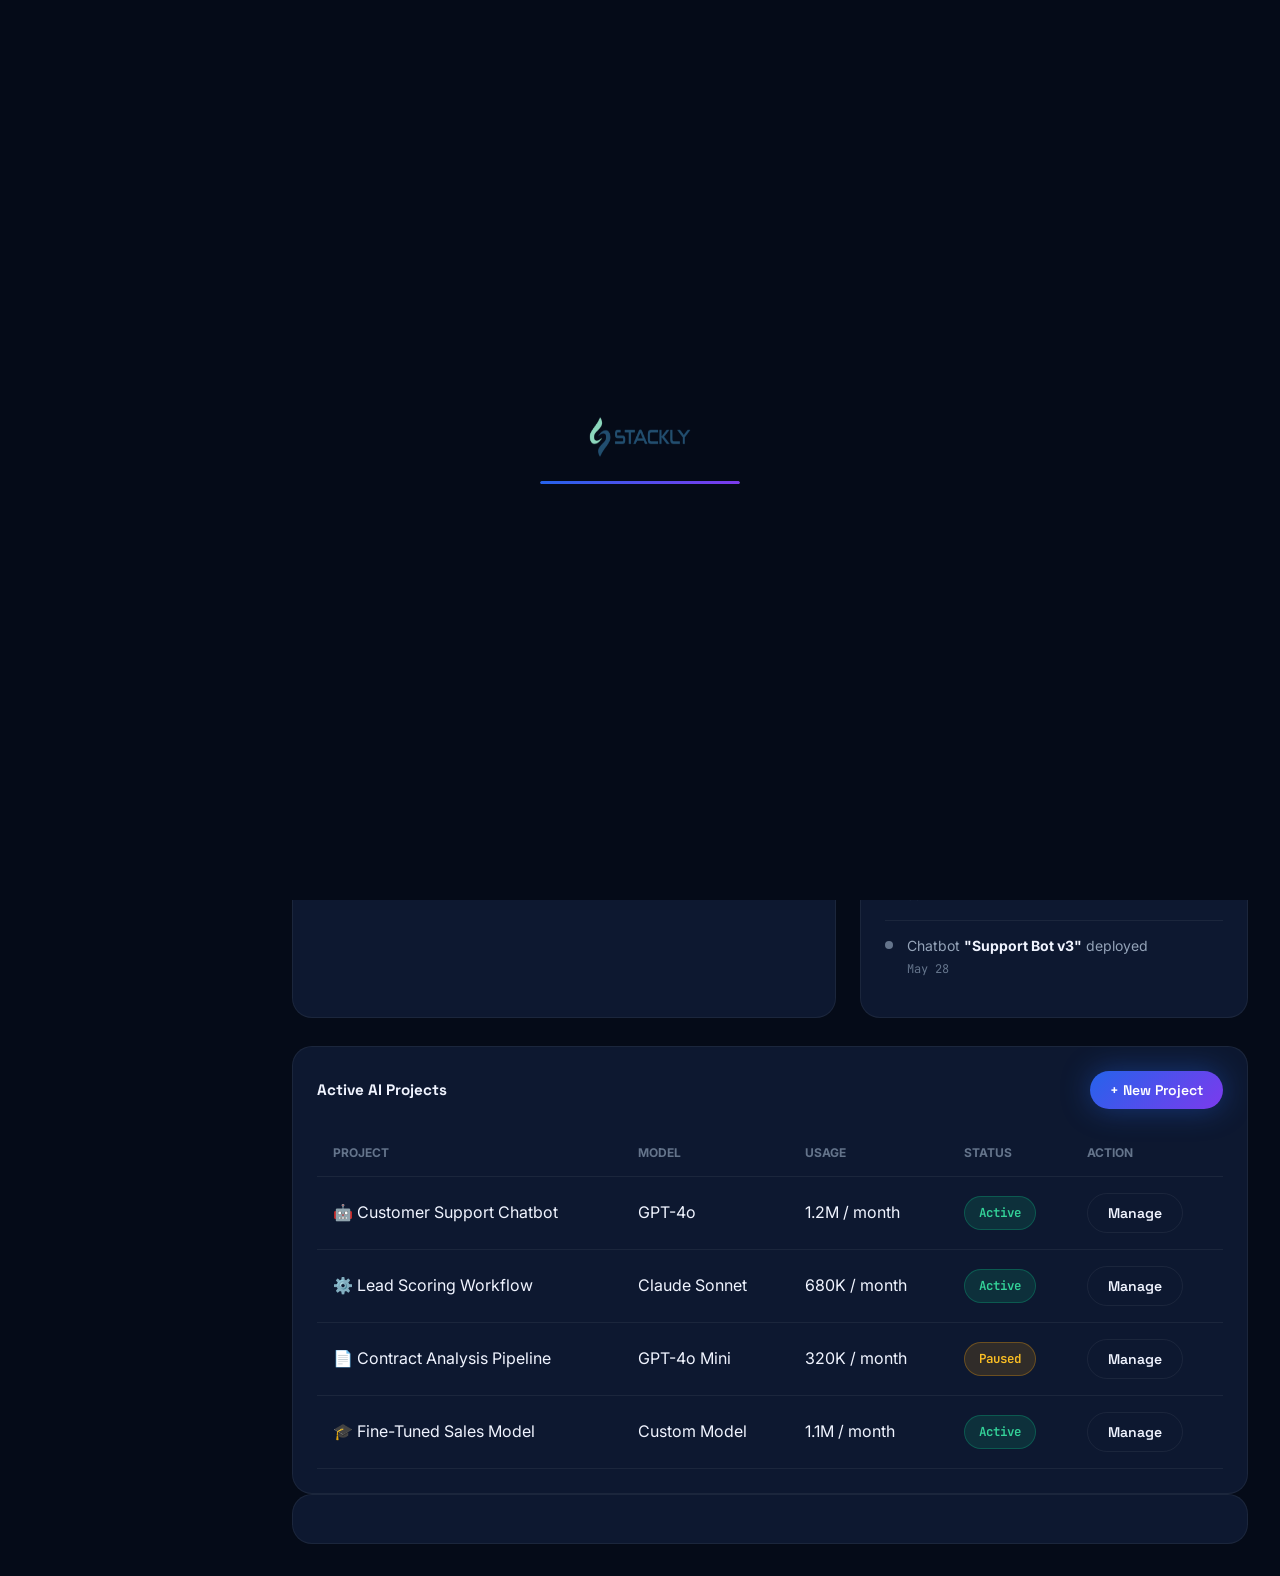
<file: user-dashboard.html>
<!DOCTYPE html>
<html lang="en">
<head>
  <meta charset="UTF-8"/>
  <meta name="viewport" content="width=device-width, initial-scale=1.0"/>
  <title>Dashboard — Stackly AI</title>
  <link rel="stylesheet" href="style.css"/>
  <style>
    /* ── Notification panel ── */
    .notif-panel{
  position:fixed;
  top:80px;
  right:24px;
  width:420px;
  max-width:calc(100vw - 32px);
  max-height:70vh;
  overflow-y:auto;
  background:var(--bg-card);
  border:1px solid var(--border-subtle);
  border-radius:var(--radius-lg);
  box-shadow:0 20px 60px rgba(0,0,0,0.6);
  z-index:99999;
  display:none;
}
    .notif-panel.open{display:block;animation:dropIn .2s ease;}
    @keyframes dropIn{from{opacity:0;transform:translateY(-8px)}to{opacity:1;transform:translateY(0)}}
    .notif-header{padding:16px 20px;border-bottom:1px solid var(--border-subtle);display:flex;align-items:center;justify-content:space-between;}
    .notif-item{
  display:flex;
  align-items:flex-start;
  gap:12px;
  padding:14px 20px;
  border-bottom:1px solid var(--border-subtle);
  cursor:pointer;
  transition:var(--transition);
}
    .notif-item:hover{background:rgba(255,255,255,0.03);}
    .notif-item:last-child{border-bottom:none;}
    .notif-dot{width:8px;height:8px;border-radius:50%;background:var(--accent-blue);margin-top:6px;flex-shrink:0;}
    .notif-dot.read{background:var(--text-muted);}
    .notif-text{
  font-size:0.82rem;
  color:var(--text-secondary);
  line-height:1.5;
  white-space:normal;
  overflow-wrap:anywhere;
}
    .notif-time{font-size:0.72rem;color:var(--text-muted);font-family:var(--font-mono);margin-top:3px;}
    .notif-item > div:last-child{
  flex:1;
  min-width:0;
}


.notif-panel .notif-item{
    display:flex !important;
    flex-direction:row !important;
    align-items:flex-start !important;
}

.notif-panel .notif-item > div:nth-child(2){
    flex:1 !important;
    width:auto !important;
    min-width:250px !important;
}

.notif-panel .notif-text,
.notif-panel .notif-time{
    display:block !important;
    width:100% !important;
}
    /* ── Section tabs ── */
    .dash-section{display:none;}
    .dash-section.active{display:block;}

    /* ── API key rows ── */
    .api-key-row{
    display:grid;
    grid-template-columns:minmax(140px,1fr) auto auto auto;
    gap:12px;
    align-items:center;
}
.api-key-mono{
    font-family:var(--font-mono);
    font-size:0.85rem;
    word-break:break-all;
    overflow-wrap:anywhere;
    white-space:normal;
}
    .api-key-row:last-child{border-bottom:none;}
    .api-key-mono{font-family:var(--font-mono);font-size:0.8rem;color:var(--accent-cyan);background:rgba(6,182,212,0.08);padding:6px 12px;border-radius:var(--radius-sm);border:1px solid rgba(6,182,212,0.15);flex:1;overflow:hidden;text-overflow:ellipsis;white-space:nowrap;}

    /* ── Usage bar ── */
    .usage-bar-track{height:8px;background:rgba(255,255,255,0.06);border-radius:4px;overflow:hidden;margin-top:6px;}
    .usage-bar-fill{height:100%;border-radius:4px;transition:width 1s ease;}

    /* ── Billing card ── */
    .billing-plan-card{background:linear-gradient(135deg,#0d1a3a 0%,#1a0f3a 100%);border:1px solid var(--border-glow);border-radius:var(--radius-xl);padding:28px;position:relative;overflow:hidden;}
    .billing-plan-card::before{content:'';position:absolute;top:-40px;right:-40px;width:200px;height:200px;background:radial-gradient(circle,rgba(37,99,235,0.2) 0%,transparent 70%);}

    /* ── Profile avatar large ── */
    .avatar-lg{width:80px;height:80px;border-radius:50%;background:var(--gradient-primary);display:flex;align-items:center;justify-content:center;font-size:2rem;font-weight:700;box-shadow:0 0 30px rgba(37,99,235,0.4);}

    /* ── Password strength ── */
    #pw-strength-bars{display:flex;gap:4px;margin-top:8px;}
    #pw-strength-bars div{flex:1;height:3px;border-radius:2px;background:rgba(255,255,255,0.08);transition:background .3s;}

    /* ── Settings toggle ── */
    .toggle-row{display:flex;align-items:center;justify-content:space-between;padding:14px 0;border-bottom:1px solid var(--border-subtle);}
    .toggle-row:last-child{border-bottom:none;}
    .toggle-switch-sm{width:44px;height:24px;background:rgba(255,255,255,0.1);border-radius:12px;position:relative;cursor:pointer;transition:.3s;flex-shrink:0;}
    .toggle-switch-sm.on{background:var(--accent-blue);}
    .toggle-switch-sm::after{content:'';position:absolute;top:3px;left:3px;width:18px;height:18px;border-radius:50%;background:#fff;transition:.3s;}
    .toggle-switch-sm.on::after{left:23px;}

    /* ── Chart canvas ── */
    .chart-area{height:160px;display:flex;align-items:flex-end;gap:6px;padding:0 4px;}
    .chart-col{flex:1;display:flex;flex-direction:column;align-items:center;gap:6px;}
    .chart-col-bar{width:100%;border-radius:4px 4px 0 0;background:rgba(37,99,235,0.25);transition:background .3s;cursor:pointer;}
    .chart-col-bar:hover{background:rgba(37,99,235,0.6);}
    .chart-col-bar.highlight{background:var(--gradient-primary);}
    .chart-col-label{font-size:0.68rem;color:var(--text-muted);font-family:var(--font-mono);}

    /* ── Responsive ── */
    @media(max-width:1024px){.stat-cards{grid-template-columns:repeat(2,1fr)!important;}}
    @media(max-width:768px){
      .dash-hamburger{display:flex!important;}
      .stat-cards{grid-template-columns:1fr 1fr!important;}
      .dash-row,.dash-row-3{grid-template-columns:1fr!important;}
      .dashboard-content{padding:20px!important;}
    }
    @media(max-width:480px){.stat-cards{grid-template-columns:1fr!important;}  .button-size-mobiles {font-size:12px;}}

   .dash-panel{
    overflow-x:auto;
}

.api-table{
    width:100%;
    min-width:700px;
    border-collapse:collapse;
}

.api-table th{
    text-align:left;
    padding:14px 16px;
    font-size:.75rem;
    text-transform:uppercase;
    color:var(--text-muted);
    border-bottom:1px solid var(--border-subtle);
}

.api-table td{
    padding:16px;
    border-bottom:1px solid var(--border-subtle);
    white-space:nowrap;
}

.api-key-mono{
    font-family:var(--font-mono);
    min-width:220px;
    display:inline-block;
    color:var(--accent-cyan);
}

.project-table{
    width:100%;
    min-width:750px;
    border-collapse:collapse;
}

.project-table th{
    text-align:left;
    padding:14px 16px;
    font-size:.75rem;
    font-weight:700;
    text-transform:uppercase;
    color:var(--text-muted);
    border-bottom:1px solid var(--border-subtle);
}

.project-table td{
    padding:16px;
    border-bottom:1px solid var(--border-subtle);
    white-space:nowrap;
}

.project-table tbody tr{
    transition:.3s;
}

.project-table tbody tr:hover{
    background:rgba(255,255,255,.03);
}

@media(max-width:768px){
    .project-table{
        min-width:850px;
    }
}

@media(max-width:768px){
    .api-table{
        min-width:850px;
    }
}

    @media(max-width:768px){

  #sidebar{
  position:fixed !important;
  left:-280px !important;
  top:0 !important;
  height:100vh !important;
  z-index:9999 !important;
  transition:0.3s ease;
}

#sidebar.open{
  left:0 !important;
}

  .dashboard-content{
    margin-left:0 !important;
    width:100% !important;
  }

  .header-actions{
    gap:8px !important;
  }

  .notif-panel{
    width:95vw !important;
    right:10px !important;
    left:auto !important;
  }

  .profile-grid,
  .billing-grid,
  .dash-row,
  .dash-row-3{
    grid-template-columns:1fr !important;
  }
}
  </style>
</head>
<body>

<!-- ── LOADING ── -->
<div class="loading-screen" id="loading-screen">
  <div class="loading-logo">
   <a class="nav-logo"><img src="./images//logo-dark.webp" alt="STACKLY Logo" class="nav-logo-img" /></a>
  </div>
  <div class="loading-bar-track"><div class="loading-bar-fill"></div></div>
</div>

<div class="dashboard">

  <!-- ════════════════ SIDEBAR ════════════════ -->
  <aside class="sidebar" id="sidebar">
    <div class="sidebar-logo" onclick="switchSection('overview', null)" style="cursor:pointer;">
  <a class="nav-logo"><img src="./images//logo-dark.webp" alt="STACKLY Logo" class="nav-logo-img" /></a>
</div>

    <nav class="sidebar-nav">
      <div class="sidebar-section-label">Workspace</div>
      <a class="sidebar-link active" data-section="overview" onclick="switchSection('overview',this)">
        <span class="sidebar-link-icon">📊</span> Overview
      </a>
      <a class="sidebar-link" data-section="analytics" onclick="switchSection('analytics',this)">
        <span class="sidebar-link-icon">📈</span> Analytics
      </a>
      <a class="sidebar-link" data-section="api-keys" onclick="switchSection('api-keys',this)">
        <span class="sidebar-link-icon">🔑</span> API Keys
        <span class="sidebar-badge">3</span>
      </a>
      <a class="sidebar-link" data-section="notifications" onclick="switchSection('notifications',this)">
        <span class="sidebar-link-icon">🔔</span> Notifications
        <span class="sidebar-badge">5</span>
      </a>

      <div class="sidebar-section-label">Account</div>

      <a class="sidebar-link" data-section="subscription" onclick="switchSection('subscription',this)">
        <span class="sidebar-link-icon">💳</span> Subscription
      </a>
      <a class="sidebar-link" data-section="billing" onclick="switchSection('billing',this)">
        <span class="sidebar-link-icon">🧾</span> Billing
      </a>
      <a class="sidebar-link" data-section="settings" onclick="switchSection('settings',this)">
        <span class="sidebar-link-icon">⚙️</span> Settings
      </a>

      
    </nav>

    <div class="sidebar-user" id="sidebarUser">
      <div class="user-avatar-sm" id="sidebarAvatar">U</div>
      <div>
        <div class="user-name" id="sidebarName">User</div>
        <div class="user-role">Professional Plan</div>
      </div>
    </div>
  </aside>

  <!-- Mobile overlay -->
  <div class="sidebar-overlay" id="sidebar-overlay"></div>

  <!-- ════════════════ MAIN ════════════════ -->
  <div class="dashboard-main">

    <!-- Top Header -->
    <header class="dashboard-header">
      <div class="dashboard-header-left">
        <button class="dash-hamburger" id="dashHam" style="display:none">☰</button>
        <h1 class="dashboard-title" id="dashTitle">Overview</h1>
      </div>
      <div style="display:flex;align-items:center;gap:16px;">
        <!-- Search -->
        <div  class="dashboard-search" style="position:relative;display:flex;align-items:center;">
          <input type="text" class="form-input" placeholder="Search..." style="padding:9px 16px 9px 38px;font-size:0.82rem;border-radius:var(--radius-pill);width:220px;"/>
          <span style="position:absolute;left:14px;color:var(--text-muted);font-size:0.85rem;">🔍</span>
        </div>

        <!-- Notifications -->
        <div style="position:relative;">
          <button class="notif-btn" id="notifBtn" onclick="toggleNotifPanel()" style="position:relative;width:40px;height:40px;background:rgba(255,255,255,0.04);border:1px solid var(--border-subtle);border-radius:var(--radius-md);display:flex;align-items:center;justify-content:center;font-size:1rem;cursor:pointer;transition:var(--transition);">
            🔔
            <span id="notifCount" style="position:absolute;top:-4px;right:-4px;width:18px;height:18px;background:var(--accent-blue);border-radius:50%;font-size:0.65rem;font-weight:700;display:flex;align-items:center;justify-content:center;border:2px solid var(--bg-secondary);">5</span>
          </button>
          <div class="notif-panel" id="notifPanel">
            <div class="notif-header">
              <span style="font-size:0.9rem;font-weight:700;">Notifications</span>
              <button onclick="markAllRead()" style="font-size:0.75rem;color:var(--accent-cyan);cursor:pointer;background:none;border:none;">Mark all read</button>
            </div>
            <div class="notif-item"><div class="notif-dot"></div><div><div class="notif-text">Your API quota has reached <strong>80%</strong>. Consider upgrading.</div><div class="notif-time">5 min ago</div></div></div>
            <div class="notif-item"><div class="notif-dot"></div><div><div class="notif-text">New feature released: <strong>Multi-modal AI workflows</strong></div><div class="notif-time">2 hours ago</div></div></div>
            <div class="notif-item"><div class="notif-dot"></div><div><div class="notif-text">Invoice #INV-2026-06 generated for June</div><div class="notif-time">Yesterday</div></div></div>
            <div class="notif-item"><div class="notif-dot read"></div><div><div class="notif-text">Password changed successfully</div><div class="notif-time">3 days ago</div></div></div>
            <div class="notif-item"><div class="notif-dot read"></div><div><div class="notif-text">Welcome to Stackly AI Professional 🎉</div><div class="notif-time">Jun 1</div></div></div>
            <div style="padding:12px 20px;border-top:1px solid var(--border-subtle);text-align:center;">
              <button onclick="switchSection('notifications',document.querySelector('[data-section=notifications]'));toggleNotifPanel();" style="font-size:0.8rem;color:var(--accent-cyan);cursor:pointer;background:none;border:none;">View all notifications →</button>
            </div>
          </div>
        </div>

        <!-- Avatar -->
        <div style="display:flex;align-items:center;gap:10px;cursor:pointer;" onclick="switchSection('overview',null)">

          <div class="user-avatar-sm" id="headerAvatar">U</div>
          <span class="admin-avatar" style="font-size:0.875rem;font-weight:600;" id="headerName">User</span>
        </div>

        <!-- Logout -->
        <a href="login.html" class="btn btn-outline btn-sm" onclick="doLogout()" style="font-size:0.8rem;">↩ Logout</a>
      </div>
    </header>

    <!-- ════════ DASHBOARD CONTENT ════════ -->
    <div class="dashboard-content">

      <!-- ── OVERVIEW ── -->
      <div class="dash-section active" id="section-overview">
        <!-- Welcome -->
        <div class="dash-welcome" data-aos="fade-up">
          <div class="glow-orb" style="width:300px;height:300px;background:rgba(37,99,235,0.1);top:-100px;right:-50px;"></div>
          <div style="position:relative;z-index:1;">
            <h2>Good morning, <span class="gradient-text" id="welcomeName">User</span> 👋</h2>
            <p>Your Professional plan is active. You've used <strong style="color:var(--text-primary);">68%</strong> of your monthly token quota.</p>
            <div class="dash-welcome-actions">
              <button class="btn btn-primary btn-sm  button-size-mobiles" onclick="switchSection('api-keys',null)">🔑 Manage API Keys</button>
              <button class="btn btn-outline btn-sm  button-size-mobiles" onclick="switchSection('analytics',null)">📊 View Analytics</button>
            </div>
          </div>
        </div>

        <!-- Stat cards -->
        <div class="stat-cards" data-aos="fade-up" data-aos-delay="50">
          <div class="stat-card">
            <div class="stat-card-header">
              <span class="stat-card-label">Tokens Used</span>
              <span class="stat-card-icon">⚡</span>
            </div>
            <div class="stat-card-value gradient-text">3.4M</div>
            <div class="stat-card-change up">↑ 12% this month</div>
            <div class="usage-bar-track" style="margin-top:10px;"><div class="usage-bar-fill" style="width:68%;background:var(--gradient-primary);"></div></div>
            <div style="font-size:0.72rem;color:var(--text-muted);margin-top:4px;">3.4M / 5M</div>
          </div>
          <div class="stat-card">
            <div class="stat-card-header">
              <span class="stat-card-label">API Calls</span>
              <span class="stat-card-icon">🔗</span>
            </div>
            <div class="stat-card-value" style="color:var(--accent-cyan);">28.4K</div>
            <div class="stat-card-change up">↑ 8% this month</div>
          </div>
          <div class="stat-card">
            <div class="stat-card-header">
              <span class="stat-card-label">Active Workflows</span>
              <span class="stat-card-icon">⚙️</span>
            </div>
            <div class="stat-card-value" style="color:var(--accent-violet);">7</div>
            <div class="stat-card-change up">2 running now</div>
          </div>
          <div class="stat-card">
            <div class="stat-card-header">
              <span class="stat-card-label">Avg. Response Time</span>
              <span class="stat-card-icon">⏱</span>
            </div>
            <div class="stat-card-value" style="color:var(--accent-green);">240ms</div>
            <div class="stat-card-change up">↓ 15ms faster</div>
          </div>
        </div>

        <!-- Row: Usage chart + Recent activity -->
        <div class="dash-row" data-aos="fade-up" data-aos-delay="100">
          <div class="dash-panel">
            <div class="dash-panel-header">
              <span class="dash-panel-title">Token Usage — Last 7 Days</span>
              <span class="badge badge-blue">This Month</span>
            </div>
            <div class="chart-area" id="usageChart">
              <!-- Rendered by JS -->
            </div>
            <div style="display:flex;justify-content:space-between;margin-top:16px;font-size:0.75rem;color:var(--text-muted);">
              <span>Peak: <strong style="color:var(--text-primary);">680K</strong> tokens</span>
              <span>Avg: <strong style="color:var(--text-primary);">480K</strong> / day</span>
            </div>
          </div>

          <div class="dash-panel">
            <div class="dash-panel-header">
              <span class="dash-panel-title">Recent Activity</span>
              <button class="btn btn-ghost btn-sm" style="font-size:0.78rem;padding:6px 12px;" onclick="switchSection('notifications',null)">View all</button>
            </div>
            <div class="activity-item"><div class="activity-dot"></div><div><div class="activity-text">Workflow <strong style="color:var(--text-primary);">"Lead Scoring"</strong> completed 142 runs</div><div class="activity-time">10 min ago</div></div></div>
            <div class="activity-item"><div class="activity-dot" style="background:var(--accent-green);"></div><div><div class="activity-text">API key <strong style="color:var(--text-primary);">API_KEY_HIDDEN</strong> generated</div><div class="activity-time">2 hours ago</div></div></div>
            <div class="activity-item"><div class="activity-dot" style="background:var(--accent-violet);"></div><div><div class="activity-text">Model fine-tune job <strong style="color:var(--text-primary);">ft-v2-gpt</strong> completed</div><div class="activity-time">Yesterday</div></div></div>
            <div class="activity-item"><div class="activity-dot" style="background:var(--accent-gold);"></div><div><div class="activity-text">Invoice <strong style="color:var(--text-primary);">#INV-2026-06</strong> — $99.00 charged</div><div class="activity-time">Jun 1</div></div></div>
            <div class="activity-item"><div class="activity-dot" style="background:var(--text-muted);"></div><div><div class="activity-text">Chatbot <strong style="color:var(--text-primary);">"Support Bot v3"</strong> deployed</div><div class="activity-time">May 28</div></div></div>
          </div>
        </div>

        <!-- Row: Active projects + Token ring -->
        <!-- <div class="dash-row-3" data-aos="fade-up" data-aos-delay="150">
          <div class="dash-panel" style="grid-column:span 2;">
            <div class="dash-panel-header">
              <span class="dash-panel-title">Active AI Projects</span>
              <button class="btn btn-primary btn-sm" onclick="window.location.href='404.html'" style="font-size:0.78rem;padding:8px 16px;">+ New Project</button>
            </div>
            <div class="project-item">
              <div class="project-icon-sm">🤖</div>
              <div style="flex:1;"><div class="project-name">Customer Support Chatbot</div><div class="project-sub">GPT-4o · 1.2M tokens / month</div></div>
              <span class="badge badge-green"><span class="status-dot active" style="font-size:0.8rem;">Active</span></span>
              <button class="btn btn-outline btn-sm" style="font-size:0.75rem;padding:6px 12px;">Manage</button>
            </div>
            <div class="project-item">
              <div class="project-icon-sm" style="background:rgba(124,58,237,0.15);">⚙️</div>
              <div style="flex:1;"><div class="project-name">Lead Scoring Workflow</div><div class="project-sub">Claude Sonnet · 680K tokens / month</div></div>
              <span class="badge badge-green"><span class="status-dot active" style="font-size:0.8rem;">Active</span></span>
              <button class="btn btn-outline btn-sm" style="font-size:0.75rem;padding:6px 12px;">Manage</button>
            </div>
            <div class="project-item">
              <div class="project-icon-sm" style="background:rgba(6,182,212,0.15);">📄</div>
              <div style="flex:1;"><div class="project-name">Contract Analysis Pipeline</div><div class="project-sub">GPT-4o mini · 320K tokens / month</div></div>
              <span class="badge badge-gold"><span class="status-dot pending" style="font-size:0.8rem;">Paused</span></span>
              <button class="btn btn-outline btn-sm" style="font-size:0.75rem;padding:6px 12px;">Manage</button>
            </div>
            <div class="project-item">
              <div class="project-icon-sm" style="background:rgba(245,158,11,0.15);">🎓</div>
              <div style="flex:1;"><div class="project-name">Fine-Tuned Sales Model ft-v2</div><div class="project-sub">Custom model · 1.1M tokens / month</div></div>
              <span class="badge badge-green"><span class="status-dot active" style="font-size:0.8rem;">Active</span></span>
              <button class="btn btn-outline btn-sm" style="font-size:0.75rem;padding:6px 12px;">Manage</button>
            </div>
          </div>

          <div class="dash-panel">
            <div class="dash-panel-header"><span class="dash-panel-title">Token Quota</span></div>
            <div style="display:flex;flex-direction:column;align-items:center;gap:16px;padding:12px 0;">
              <div class="usage-ring" style="--pct:68%; background:conic-gradient(var(--accent-blue) 0% 68%, rgba(255,255,255,0.06) 68%);width:120px;height:120px;">
                <div style="position:relative;z-index:1;text-align:center;">
                  <div class="usage-pct" style="font-size:1.1rem;">68%</div>
                  <div style="font-size:0.65rem;color:var(--text-muted);">used</div>
                </div>
              </div>
              <div style="width:100%;">
                <div style="display:flex;justify-content:space-between;font-size:0.78rem;margin-bottom:6px;"><span style="color:var(--text-muted);">Used</span><span>3.4M</span></div>
                <div style="display:flex;justify-content:space-between;font-size:0.78rem;margin-bottom:6px;"><span style="color:var(--text-muted);">Remaining</span><span style="color:var(--accent-green);">1.6M</span></div>
                <div style="display:flex;justify-content:space-between;font-size:0.78rem;"><span style="color:var(--text-muted);">Resets</span><span>Jul 1</span></div>
              </div>
              <button class="btn btn-primary btn-sm" style="width:100%;justify-content:center;" onclick="switchSection('subscription',null)">Upgrade Plan</button>
            </div>
          </div>
        </div> -->
     
<div class="dash-panel" style="grid-column:span 2;">
    <div class="dash-panel-header">
        <span class="dash-panel-title">Active AI Projects</span>
        <button class="btn btn-primary btn-sm"
            onclick="window.location.href='404.html'">
            + New Project
        </button>
    </div>

    <div style="overflow-x:auto;">
        <table class="project-table">
            <thead>
                <tr>
                    <th>Project</th>
                    <th>Model</th>
                    <th>Usage</th>
                    <th>Status</th>
                    <th>Action</th>
                </tr>
            </thead>

            <tbody>
                <tr>
                    <td>🤖 Customer Support Chatbot</td>
                    <td>GPT-4o</td>
                    <td>1.2M / month</td>
                    <td><span class="badge badge-green">Active</span></td>
                    <td><button class="btn btn-outline btn-sm">Manage</button></td>
                </tr>

                <tr>
                    <td>⚙️ Lead Scoring Workflow</td>
                    <td>Claude Sonnet</td>
                    <td>680K / month</td>
                    <td><span class="badge badge-green">Active</span></td>
                    <td><button class="btn btn-outline btn-sm">Manage</button></td>
                </tr>

                <tr>
                    <td>📄 Contract Analysis Pipeline</td>
                    <td>GPT-4o Mini</td>
                    <td>320K / month</td>
                    <td><span class="badge badge-gold">Paused</span></td>
                    <td><button class="btn btn-outline btn-sm">Manage</button></td>
                </tr>

                <tr>
                    <td>🎓 Fine-Tuned Sales Model</td>
                    <td>Custom Model</td>
                    <td>1.1M / month</td>
                    <td><span class="badge badge-green">Active</span></td>
                    <td><button class="btn btn-outline btn-sm">Manage</button></td>
                </tr>
            </tbody>
        </table>
    </div>
</div>

      </div>

      <!-- ── ANALYTICS ── -->
      <div class="dash-section" id="section-analytics">
        <div style="margin-bottom:28px;" data-aos="fade-up">
          <h2 style="font-size:1.4rem;margin-bottom:6px;">Usage Analytics</h2>
          <p>Detailed breakdown of your AI usage, latency, and cost across all projects.</p>
        </div>

        <div class="stat-cards" data-aos="fade-up">
          <div class="stat-card">
            <div class="stat-card-header"><span class="stat-card-label">Total Tokens (All Time)</span><span class="stat-card-icon">📊</span></div>
            <div class="stat-card-value gradient-text">42.8M</div>
            <div class="stat-card-change up">↑ 24% YoY</div>
          </div>
          <div class="stat-card">
            <div class="stat-card-header"><span class="stat-card-label">Total API Calls</span><span class="stat-card-icon">🔗</span></div>
            <div class="stat-card-value" style="color:var(--accent-cyan);">284K</div>
            <div class="stat-card-change up">↑ 18% MoM</div>
          </div>
          <div class="stat-card">
            <div class="stat-card-header"><span class="stat-card-label">Avg Latency</span><span class="stat-card-icon">⏱</span></div>
            <div class="stat-card-value" style="color:var(--accent-green);">240ms</div>
            <div class="stat-card-change up">p99: 820ms</div>
          </div>
          <div class="stat-card">
            <div class="stat-card-header"><span class="stat-card-label">Estimated Cost</span><span class="stat-card-icon">💰</span></div>
            <div class="stat-card-value" style="color:var(--accent-gold);">$99</div>
            <div class="stat-card-change">Professional plan</div>
          </div>
        </div>this 

        <div class="dash-row" data-aos="fade-up" data-aos-delay="80">
          <div class="dash-panel">
            <div class="dash-panel-header"><span class="dash-panel-title">Monthly Token Trend</span><span class="badge badge-blue">2026</span></div>
            <div class="chart-area" id="monthlyChart"></div>
            <div style="display:flex;gap:16px;margin-top:16px;font-size:0.78rem;color:var(--text-muted);">
              <span style="display:flex;align-items:center;gap:6px;"><span style="width:10px;height:10px;border-radius:2px;background:var(--accent-blue);display:inline-block;"></span>This year</span>
            </div>
          </div>
          <div class="dash-panel">
            <div class="dash-panel-header"><span class="dash-panel-title">Usage by Project</span></div>
            <div style="display:flex;flex-direction:column;gap:14px;margin-top:8px;">
              <div>
                <div style="display:flex;justify-content:space-between;margin-bottom:5px;font-size:0.82rem;"><span>Support Chatbot</span><span style="color:var(--accent-cyan);">35%</span></div>
                <div class="usage-bar-track"><div class="usage-bar-fill" style="width:35%;background:linear-gradient(90deg,var(--accent-blue),var(--accent-cyan));"></div></div>
              </div>
              <div>
                <div style="display:flex;justify-content:space-between;margin-bottom:5px;font-size:0.82rem;"><span>Sales Model ft-v2</span><span style="color:var(--accent-violet);">32%</span></div>
                <div class="usage-bar-track"><div class="usage-bar-fill" style="width:32%;background:linear-gradient(90deg,var(--accent-violet),#a855f7);"></div></div>
              </div>
              <div>
                <div style="display:flex;justify-content:space-between;margin-bottom:5px;font-size:0.82rem;"><span>Lead Scoring</span><span style="color:var(--accent-green);">20%</span></div>
                <div class="usage-bar-track"><div class="usage-bar-fill" style="width:20%;background:linear-gradient(90deg,#059669,var(--accent-green));"></div></div>
              </div>
              <div>
                <div style="display:flex;justify-content:space-between;margin-bottom:5px;font-size:0.82rem;"><span>Contract Analysis</span><span style="color:var(--accent-gold);">13%</span></div>
                <div class="usage-bar-track"><div class="usage-bar-fill" style="width:13%;background:linear-gradient(90deg,#d97706,var(--accent-gold));"></div></div>
              </div>
            </div>
          </div>
        </div>

        <div class="dash-panel" data-aos="fade-up" data-aos-delay="120">
          <div class="dash-panel-header"><span class="dash-panel-title">API Call Log</span>
            <input type="text" class="form-input" placeholder="Filter by endpoint..." style="padding:7px 14px;font-size:0.8rem;width:220px;border-radius:var(--radius-pill);"/>
          </div>
          <div style="overflow-x:auto;">
            <table class="data-table">
              <thead><tr><th>Timestamp</th><th>Endpoint</th><th>Tokens</th><th>Latency</th><th>Status</th></tr></thead>
              <tbody>
                <tr><td style="font-family:var(--font-mono);font-size:0.78rem;">2026-06-16 14:32:01</td><td><code style="background:rgba(255,255,255,0.05);padding:2px 8px;border-radius:4px;font-size:0.78rem;">/v1/chat/completions</code></td><td>1,240</td><td>210ms</td><td><span class="status-dot active">200</span></td></tr>
                <tr><td style="font-family:var(--font-mono);font-size:0.78rem;">2026-06-16 14:30:44</td><td><code style="background:rgba(255,255,255,0.05);padding:2px 8px;border-radius:4px;font-size:0.78rem;">/v1/embeddings</code></td><td>420</td><td>88ms</td><td><span class="status-dot active">200</span></td></tr>
                <tr><td style="font-family:var(--font-mono);font-size:0.78rem;">2026-06-16 14:28:12</td><td><code style="background:rgba(255,255,255,0.05);padding:2px 8px;border-radius:4px;font-size:0.78rem;">/v1/chat/completions</code></td><td>3,820</td><td>680ms</td><td><span class="status-dot active">200</span></td></tr>
                <tr><td style="font-family:var(--font-mono);font-size:0.78rem;">2026-06-16 14:22:09</td><td><code style="background:rgba(255,255,255,0.05);padding:2px 8px;border-radius:4px;font-size:0.78rem;">/v1/fine-tunes</code></td><td>—</td><td>140ms</td><td><span class="status-dot pending">202</span></td></tr>
                <tr><td style="font-family:var(--font-mono);font-size:0.78rem;">2026-06-16 14:10:55</td><td><code style="background:rgba(255,255,255,0.05);padding:2px 8px;border-radius:4px;font-size:0.78rem;">/v1/chat/completions</code></td><td>890</td><td>195ms</td><td><span class="status-dot inactive" style="color:#f87171;">429</span></td></tr>
              </tbody>
            </table>
          </div>
        </div>
      </div>

      <!-- ── API KEYS ── -->
      <div class="dash-section" id="section-api-keys">
        <div style="display:flex;align-items:center;justify-content:space-between;margin-bottom:28px;" data-aos="fade-up">
          <div><h2 style="font-size:1.4rem;margin-bottom:4px;">API Keys</h2><p>Manage keys for accessing the Stackly AI API.</p></div>
          <button class="btn btn-primary" onclick="generateKey()" style="gap:8px;">⚡ Generate New Key</button>
        </div>

       
          

        <div class="dash-panel" style="margin-bottom: 20px;">
  <table class="api-table">
    <thead>
      <tr>
        <th>Key</th>
        <th>Created</th>
        <th>Last Used</th>
        <th>Actions</th>
      </tr>
    </thead>

    <tbody>
      <tr>
        <td><span class="api-key-mono">DEMO_KEY_x8k29s7q1m4</span></td>
        <td>Jun 1, 2026</td>
        <td>10 min ago</td>
        <td>
          <button class="btn btn-outline btn-sm">Copy</button>
          <button class="btn btn-sm">Revoke</button>
        </td>
      </tr>

      <tr>
        <td><span class="api-key-mono">DEMO_KEY_p9r82n4t6x1</span></td>
        <td>May 15, 2026</td>
        <td>2 hours ago</td>
        <td>
          <button class="btn btn-outline btn-sm">Copy</button>
          <button class="btn btn-sm">Revoke</button>
        </td>
      </tr>
    </tbody>
  </table>
</div>

        <div class="card" style="padding:20px;border-color:rgba(6,182,212,0.2);" data-aos="fade-up">
          <div style="display:flex;gap:14px;align-items:flex-start;">
            <span style="font-size:1.4rem;">💡</span>
            <div>
              <strong style="color:var(--text-primary);font-size:0.9rem;">Keep your keys secret</strong>
              <p style="font-size:0.82rem;margin-top:4px;">Never expose API keys in client-side code or public repositories. Use environment variables and server-side calls only. Stackly AI is not responsible for unauthorized usage.</p>
            </div>
          </div>
        </div>
      </div>

      <!-- ── NOTIFICATIONS ── -->
      <div class="dash-section" id="section-notifications">
        <div style="display:flex;align-items:center;justify-content:space-between;margin-bottom:28px;" data-aos="fade-up">
          <div><h2 style="font-size:1.4rem;margin-bottom:4px;">Notifications</h2><p>All alerts and updates from your workspace.</p></div>
          <button class="btn btn-outline btn-sm" onclick="markAllRead()">Mark all read</button>
        </div>
        <div class="dash-panel" id="allNotifList" data-aos="fade-up">
          <div class="notif-item" style="padding:16px 0;"><div class="notif-dot"></div><div><div class="notif-text">Your API quota has reached <strong style="color:var(--text-primary);">80%</strong>. Consider upgrading your plan.</div><div class="notif-time">5 min ago</div></div></div>
          <div class="notif-item" style="padding:16px 0;"><div class="notif-dot"></div><div><div class="notif-text">New feature released: <strong style="color:var(--text-primary);">Multi-modal AI workflows</strong> now available on Professional plan.</div><div class="notif-time">2 hours ago</div></div></div>
          <div class="notif-item" style="padding:16px 0;"><div class="notif-dot"></div><div><div class="notif-text">Invoice <strong style="color:var(--text-primary);">#INV-2026-06</strong> for $99.00 has been generated and paid.</div><div class="notif-time">Yesterday</div></div></div>
          <div class="notif-item" style="padding:16px 0;"><div class="notif-dot read"></div><div><div class="notif-text">Password changed successfully from a new device (Chrome / MacOS).</div><div class="notif-time">3 days ago</div></div></div>
          <div class="notif-item" style="padding:16px 0;"><div class="notif-dot read"></div><div><div class="notif-text">Workflow <strong style="color:var(--text-primary);">"Lead Scoring"</strong> encountered a rate limit. Auto-retry succeeded.</div><div class="notif-time">4 days ago</div></div></div>
          <div class="notif-item" style="padding:16px 0;"><div class="notif-dot read"></div><div><div class="notif-text">Welcome to <strong style="color:var(--text-primary);">Stackly AI Professional</strong> 🎉 Your 14-day trial has started.</div><div class="notif-time">Jun 1</div></div></div>
        </div>
      </div>

      <!-- ── PROFILE ── -->
      <!-- <div class="dash-section" id="section-profile">
        <div style="margin-bottom:28px;" data-aos="fade-up">
          <h2 style="font-size:1.4rem;margin-bottom:4px;">Profile</h2>
          <p>Manage your personal information and account details.</p>
        </div>
        <!-- style="display:grid;grid-template-columns:1fr 1.6fr;gap:24px;" -->

        <!-- <div  class="dash-row" data-aos="fade-up">
          
          <div class="dash-panel" style="display:flex;flex-direction:column;align-items:center;gap:20px;text-align:center;">
            <div class="avatar-lg" id="bigAvatar">A</div>
            <div>
              <div style="font-size:1.1rem;font-weight:700;" id="profileDisplayName">User</div>
              <div style="font-size:0.85rem;color:var(--text-muted);" id="profileDisplayEmail">user@example.com</div>
              <span class="badge badge-blue" style="margin-top:8px;display:inline-block;">Professional</span>
            </div>
            <button class="btn btn-outline btn-sm" style="width:100%;justify-content:center;">📷 Change Photo</button>
            <div style="width:100%;border-top:1px solid var(--border-subtle);padding-top:16px;text-align:left;">
              <div style="font-size:0.78rem;color:var(--text-muted);margin-bottom:8px;font-family:var(--font-mono);">MEMBER SINCE</div>
              <div style="font-size:0.875rem;">June 1, 2026</div>
              <div> 
                 <div class="dash-panel-header"><span class="dash-panel-title">Personal Information</span></div>
                <form onsubmit="saveProfile(event)">

              <div class="grid-2" style="gap:16px;">
                <div class="form-group"><label class="form-label">First Name</label><input type="text" class="form-input" id="pFirstName" value=""/></div>
                <div class="form-group"><label class="form-label">Last Name</label><input type="text" class="form-input" id="pLastName" value=""/></div>
              </div>
              <div class="form-group"><label class="form-label">Work Email</label><input type="email" class="form-input" id="pEmail" value=""/></div>
              <div class="form-group"><label class="form-label">Company</label><input type="text" class="form-input" id="pCompany" value="Acme Corp"/></div>
              <div class="form-group"><label class="form-label">Job Title</label><input type="text" class="form-input" id="pJobTitle" value="Head of Product"/></div>
              <div class="form-group"><label class="form-label">Phone (optional)</label><input type="tel" class="form-input" id="pPhone" placeholder="+1 (555) 000-0000"/></div>
              <div class="form-group"><label class="form-label">Timezone</label>
                <select class="form-input">
                  <option selected>UTC-5 (America/New_York)</option>
                  <option>UTC+0 (Europe/London)</option>
                  <option>UTC+5:30 (Asia/Kolkata)</option>
                  <option>UTC+8 (Asia/Singapore)</option>
                </select>
              </div>
              <button type="submit" class="btn btn-primary" style="margin-top:8px;">Save Changes</button>
            </form>
              </div>

            </div>
          </div> -->

          <!-- Edit form -->
          <div class="dash-panel">
           
            
            <!-- Change Password -->
            <!-- <div style="margin-top:10px;padding-top:10px;">
              <div class="dash-panel-header" style="margin-bottom:16px;"><span class="dash-panel-title">Change Password</span></div>
              <form onsubmit="changePassword(event)">
                <div class="form-group"><label class="form-label">Current Password</label><input type="password" class="form-input" placeholder="••••••••" id="cpCurrent"/></div>
                <div class="form-group"><label class="form-label">New Password</label>
                  <input type="password" class="form-input" placeholder="Min 8 characters" id="cpNew" oninput="updatePwStrength(this.value)"/>
                  <div id="pw-strength-bars"><div></div><div></div><div></div><div></div></div>
                </div>
                <div class="form-group"><label class="form-label">Confirm New Password</label><input type="password" class="form-input" placeholder="Repeat new password" id="cpConfirm"/></div>
                <button type="submit" class="btn btn-outline" style="margin-top:8px;">Update Password</button>
              </form>
            </div>
          </div>
        </div>
      </div>  -->

      <!-- ── SUBSCRIPTION ── -->
      <div class="dash-section" id="section-subscription">
        <div style="margin-bottom:28px;" data-aos="fade-up">
          <h2 style="font-size:1.4rem;margin-bottom:4px;">Subscription</h2>
          <p>Manage your Stackly AI plan and usage limits.</p>
        </div>

        <!-- Current plan -->
        <div class="billing-plan-card" style="margin-bottom:24px;" data-aos="fade-up">
          <div style="position:relative;z-index:1;display:flex;align-items:center;justify-content:space-between;flex-wrap:wrap;gap:16px;">
            <div>
              <div style="font-size:0.78rem;font-weight:600;color:var(--text-muted);font-family:var(--font-mono);letter-spacing:.1em;text-transform:uppercase;margin-bottom:8px;">Current Plan</div>
              <div style="font-size:2rem;font-weight:800;font-family:var(--font-display);" class="gradient-text">Professional</div>
              <div style="font-size:0.9rem;color:var(--text-secondary);margin-top:4px;">$99/month · Renews Jul 1, 2026</div>
            </div>
            <div style="text-align:right;">
              <span class="badge badge-green" style="font-size:0.85rem;padding:6px 14px;"><span class="status-dot active">Active</span></span>
              <div style="margin-top:12px;display:flex;gap:10px;justify-content:flex-end;">
                <button class="btn btn-outline btn-sm" onclick="showToast('Contact sales to downgrade')">Downgrade</button>
                <button class="btn btn-primary btn-sm" onclick="showToast('🚀 Redirecting to Enterprise checkout...')">Upgrade to Enterprise</button>
              </div>
            </div>
          </div>
        </div>

        <!-- Plan comparison -->
        <div style="overflow-x:auto;" data-aos="fade-up">
          <table class="data-table" style="min-width:500px;">
            <thead><tr><th>Feature</th><th>Your Plan (Pro)</th><th>Enterprise</th></tr></thead>
            <tbody>
              <tr><td>Monthly Tokens</td><td style="color:var(--accent-cyan);">5M</td><td style="color:var(--accent-green);">Unlimited</td></tr>
              <tr><td>AI Chatbots</td><td style="color:var(--accent-cyan);">10</td><td style="color:var(--accent-green);">Unlimited</td></tr>
              <tr><td>API Access</td><td style="color:var(--accent-green);">✓</td><td style="color:var(--accent-green);">✓</td></tr>
              <tr><td>Custom Fine-Tuning</td><td style="color:var(--accent-green);">✓</td><td style="color:var(--accent-green);">✓</td></tr>
              <tr><td>SSO / SAML</td><td style="color:#f87171;">✗</td><td style="color:var(--accent-green);">✓</td></tr>
              <tr><td>Support SLA</td><td>4h priority</td><td style="color:var(--accent-green);">1h dedicated CSM</td></tr>
              <tr><td>On-Prem Deployment</td><td style="color:#f87171;">✗</td><td style="color:var(--accent-green);">✓</td></tr>
            </tbody>
          </table>
        </div>
      </div>

      <!-- ── BILLING ── -->
      <div class="dash-section" id="section-billing">
        <div style="margin-bottom:28px;" data-aos="fade-up">
          <h2 style="font-size:1.4rem;margin-bottom:4px;">Billing</h2>
          <p>View invoices, payment methods, and billing history.</p>
        </div>

        <div class="dash-row" data-aos="fade-up">
          <!-- Payment method -->
          <div class="dash-panel">
            <div class="dash-panel-header"><span class="dash-panel-title">Payment Method</span><button class="btn btn-outline btn-sm" style="font-size:0.78rem;padding:6px 14px;" onclick="showToast('Payment method update coming soon')">+ Add New</button></div>
            <div style="display:flex;align-items:center;gap:16px;padding:16px;background:rgba(37,99,235,0.06);border:1px solid var(--border-glow);border-radius:var(--radius-md);">
              <div style="width:48px;height:32px;background:linear-gradient(135deg,#1434cb,#1a56db);border-radius:6px;display:flex;align-items:center;justify-content:center;font-size:0.7rem;font-weight:800;color:#fff;letter-spacing:1px;">VISA</div>
              <div>
                <div style="font-size:0.9rem;font-weight:600;">•••• •••• •••• 4242</div>
                <div style="font-size:0.78rem;color:var(--text-muted);">Expires 08/2028</div>
              </div>
              <span class="badge badge-green" style="margin-left:auto;">Default</span>
            </div>
          </div>

          <!-- Billing summary -->
          <div class="dash-panel" style="box-sizing: content-box;">
            <div class="dash-panel-header"><span class="dash-panel-title">Next Invoice</span></div>
            <div style="display:flex;flex-direction:column;gap:12px;">
              <div style="display:flex;justify-content:space-between;font-size:0.875rem;"><span style="color:var(--text-secondary);">Professional Plan (Monthly)</span><span>$99.00</span></div>
              <div style="display:flex;justify-content:space-between;font-size:0.875rem;"><span style="color:var(--text-secondary);">Tax (0%)</span><span>$0.00</span></div>
              <div style="height:1px;background:var(--border-subtle);"></div>
              <div style="display:flex;justify-content:space-between;font-size:1rem;font-weight:700;"><span>Total due Jul 1, 2026</span><span class="gradient-text">$99.00</span></div>
            </div>
          </div>
        </div>

        <!-- Invoice history -->
        <div class="dash-panel" data-aos="fade-up">
          <div class="dash-panel-header"><span class="dash-panel-title">Invoice History</span></div>
          <div style="overflow-x:auto;">
            <table class="data-table">
              <thead><tr><th>Invoice</th><th>Date</th><th>Plan</th><th>Amount</th><th>Status</th><th>PDF</th></tr></thead>
              <tbody>
                <tr><td style="color:var(--accent-cyan);">#INV-2026-06</td><td>Jun 1, 2026</td><td>Professional</td><td>$99.00</td><td><span class="status-dot active">Paid</span></td><td><button class="btn btn-ghost btn-sm" style="padding:4px 10px;font-size:0.75rem;" onclick="showToast('Downloading invoice...')">⬇ PDF</button></td></tr>
                <tr><td style="color:var(--accent-cyan);">#INV-2026-05</td><td>May 1, 2026</td><td>Professional</td><td>$99.00</td><td><span class="status-dot active">Paid</span></td><td><button class="btn btn-ghost btn-sm" style="padding:4px 10px;font-size:0.75rem;" onclick="showToast('Downloading invoice...')">⬇ PDF</button></td></tr>
                <tr><td style="color:var(--accent-cyan);">#INV-2026-04</td><td>Apr 1, 2026</td><td>Starter</td><td>$29.00</td><td><span class="status-dot active">Paid</span></td><td><button class="btn btn-ghost btn-sm" style="padding:4px 10px;font-size:0.75rem;" onclick="showToast('Downloading invoice...')">⬇ PDF</button></td></tr>
              </tbody>
            </table>
          </div>
        </div>
      </div>

      <!-- ── SETTINGS ── -->
      <div class="dash-section" id="section-settings">
        <div style="margin-bottom:28px;" data-aos="fade-up">
          <h2 style="font-size:1.4rem;margin-bottom:4px;">Settings</h2>
          <p>Control your account, notifications, and security preferences.</p>
        </div>

        <!-- style="display:grid;grid-template-columns:1fr 1fr;gap:24px;" -->

        <div class="dash-row" data-aos="fade-up">
          <div class="dash-panel">
            <div class="dash-panel-header" style="margin-bottom:8px;"><span class="dash-panel-title">Notifications</span></div>
            <div class="toggle-row"><div><div style="font-size:0.875rem;font-weight:600;">Usage alerts</div><div style="font-size:0.78rem;color:var(--text-muted);">Alert at 80% and 95% token usage</div></div><div class="toggle-switch-sm on" onclick="this.classList.toggle('on')"></div></div>
            <div class="toggle-row"><div><div style="font-size:0.875rem;font-weight:600;">Email invoices</div><div style="font-size:0.78rem;color:var(--text-muted);">Monthly invoice PDF to your email</div></div><div class="toggle-switch-sm on" onclick="this.classList.toggle('on')"></div></div>
            <div class="toggle-row"><div><div style="font-size:0.875rem;font-weight:600;">Product updates</div><div style="font-size:0.78rem;color:var(--text-muted);">New features, releases, changelog</div></div><div class="toggle-switch-sm on" onclick="this.classList.toggle('on')"></div></div>
            <div class="toggle-row"><div><div style="font-size:0.875rem;font-weight:600;">Security alerts</div><div style="font-size:0.78rem;color:var(--text-muted);">New logins, key revocations</div></div><div class="toggle-switch-sm on" onclick="this.classList.toggle('on')"></div></div>
            <div class="toggle-row"><div><div style="font-size:0.875rem;font-weight:600;">Marketing emails</div><div style="font-size:0.78rem;color:var(--text-muted);">Tips, tutorials, case studies</div></div><div class="toggle-switch-sm" onclick="this.classList.toggle('on')"></div></div>
          </div>

          <div class="dash-panel">
            <div class="dash-panel-header" style="margin-bottom:8px;"><span class="dash-panel-title">Security</span></div>
            <div class="toggle-row"><div><div style="font-size:0.875rem;font-weight:600;">Two-Factor Authentication</div><div style="font-size:0.78rem;color:var(--text-muted);">TOTP via authenticator app</div></div><div class="toggle-switch-sm" onclick="this.classList.toggle('on')"></div></div>
            <div class="toggle-row"><div><div style="font-size:0.875rem;font-weight:600;">Remember device</div><div style="font-size:0.78rem;color:var(--text-muted);">Skip 2FA on trusted devices</div></div><div class="toggle-switch-sm on" onclick="this.classList.toggle('on')"></div></div>
            <div class="toggle-row"><div><div style="font-size:0.875rem;font-weight:600;">API key rotation alerts</div><div style="font-size:0.78rem;color:var(--text-muted);">Notify when keys are 90 days old</div></div><div class="toggle-switch-sm on" onclick="this.classList.toggle('on')"></div></div>

            <div style="padding-top:16px;margin-top:8px;">
              <button class="btn btn-outline btn-sm" style="width:100%;justify-content:center;margin-bottom:10px;" onclick="showToast('All other sessions terminated.')">🔒 Sign Out All Other Sessions</button>
              <button class="btn btn-sm" style="width:100%;justify-content:center;background:rgba(239,68,68,0.08);border:1px solid rgba(239,68,68,0.2);color:#f87171;border-radius:var(--radius-pill);" onclick="confirmDelete()">⚠ Delete Account</button>
            </div>
          </div>
        </div>
      </div>

    </div><!-- end dashboard-content -->
  </div><!-- end dashboard-main -->
</div><!-- end dashboard -->

<script src="main.js"></script>
<script>
'use strict';

/* ── AUTH CHECK ── */


const storedUser = JSON.parse(
  sessionStorage.getItem('stackly_user') ||
  localStorage.getItem('stackly_user') ||
  '{}'
);

const email = storedUser.email || 'user@example.com';

const displayName = email
  .split('@')[0]
  .replace(/[._-]/g, ' ')
  .replace(/\b\w/g, c => c.toUpperCase());

const user = {
  name: displayName,
  email: email,
  role: storedUser.role || 'user'
};
if (user.role === 'admin') {
  window.location.href = 'admin-dashboard.html';
}

function setUserInfo() {
  const init = (user.name||'A').charAt(0).toUpperCase();
  const firstName = (user.name||'User').split(' ')[0];
  ['sidebarAvatar','headerAvatar','bigAvatar'].forEach(id => { const el=document.getElementById(id); if(el) el.textContent=init; });
  ['sidebarName','headerName','welcomeName'].forEach(id => { const el=document.getElementById(id); if(el) el.textContent=(id==='sidebarName'?user.name:firstName); });
  const pn=document.getElementById('profileDisplayName'); if(pn) pn.textContent=user.name||'User';
  const pe=document.getElementById('profileDisplayEmail'); if(pe) pe.textContent=user.email||'user@example.com';
  const pf=document.getElementById('pFirstName'); if(pf) pf.value=(user.name||'User').split(' ')[0];
  const pl=document.getElementById('pLastName'); if(pl) pl.value=(user.name||'').split(' ').slice(1).join(' ');
  const pem=document.getElementById('pEmail'); if(pem) pem.value=user.email||'user@example.com';
}
setUserInfo();

/* ── SECTION NAVIGATION ── */
function switchSection(name, el) {
  document.querySelectorAll('.dash-section').forEach(s => s.classList.remove('active'));
  document.querySelectorAll('.sidebar-link').forEach(l => l.classList.remove('active'));
  const sec = document.getElementById('section-' + name);
  if (sec) sec.classList.add('active');
  const link = el || document.querySelector(`[data-section="${name}"]`);
  if (link) link.classList.add('active');
  const titles = { overview:'Overview', analytics:'Analytics', 'api-keys':'API Keys', notifications:'Notifications', profile:'Profile', subscription:'Subscription', billing:'Billing', settings:'Settings' };
  const t = document.getElementById('dashTitle'); if(t) t.textContent = titles[name]||name;
  // Mobile close
  if(window.innerWidth < 768) { document.getElementById('sidebar')?.classList.remove('open'); document.getElementById('sidebar-overlay')?.classList.remove('open'); }
}

/* ── HAMBURGER ── */
const dh = document.getElementById('dashHam');
const sb = document.getElementById('sidebar');
const so = document.getElementById('sidebar-overlay');
if(dh) dh.addEventListener('click', () => { sb?.classList.toggle('open'); so?.classList.toggle('open'); });
if(so) so.addEventListener('click', () => { sb?.classList.remove('open'); so?.classList.remove('open'); });

/* ── NOTIFICATION PANEL ── */
function toggleNotifPanel() {
  document.getElementById('notifPanel')?.classList.toggle('open');
}
document.addEventListener('click', e => {
  const btn = document.getElementById('notifBtn');
  const panel = document.getElementById('notifPanel');
  if (panel && !panel.contains(e.target) && !btn?.contains(e.target)) panel.classList.remove('open');
});
function markAllRead() {
  document.querySelectorAll('.notif-dot').forEach(d => d.classList.add('read'));
  const c = document.getElementById('notifCount'); if(c) c.style.display='none';
  showToast('All notifications marked as read', 'success');
}

/* ── CHARTS ── */
function buildChart(containerId, data, highlight) {
  const container = document.getElementById(containerId);
  if (!container) return;
  const labels = data.map(d=>d.label);
  const max = Math.max(...data.map(d=>d.val));
  container.innerHTML = data.map((d,i) => `
    <div class="chart-col">
      <div class="chart-col-bar ${i===highlight?'highlight':''}" style="height:${Math.round((d.val/max)*140)}px;" title="${d.label}: ${d.val}K tokens"></div>
      <div class="chart-col-label">${d.label}</div>
    </div>
  `).join('');
}
buildChart('usageChart', [
  {label:'Mon',val:420},{label:'Tue',val:580},{label:'Wed',val:510},{label:'Thu',val:680},{label:'Fri',val:460},{label:'Sat',val:310},{label:'Sun',val:440}
], 3);
buildChart('monthlyChart', [
  {label:'Jan',val:2100},{label:'Feb',val:2600},{label:'Mar',val:2800},{label:'Apr',val:3100},{label:'May',val:3400},{label:'Jun',val:3800}
], 5);

/* ── PROFILE SAVE ── */
function saveProfile(e) {
  e.preventDefault();
  const first = document.getElementById('pFirstName')?.value || '';
  const last = document.getElementById('pLastName')?.value || '';
  const email = document.getElementById('pEmail')?.value || '';
  const name = `${first} ${last}`.trim();
  user.name = name; user.email = email;
  sessionStorage.setItem('stackly_user', JSON.stringify(user));
  setUserInfo();
   console.log('yes clicked')
  showToast('✓ Profile updated successfully', 'success');
}

/* ── PASSWORD CHANGE ── */
function changePassword(e) {
  e.preventDefault();
  const curr = document.getElementById('cpCurrent')?.value;
  const nw = document.getElementById('cpNew')?.value;
  const conf = document.getElementById('cpConfirm')?.value;
  if (!curr) { showToast('Enter your current password'); return; }
  if (!nw || nw.length < 8) { showToast('New password must be at least 8 characters'); return; }
  if (nw !== conf) { showToast('Passwords do not match'); return; }
  showToast('✓ Password updated successfully', 'success');
 
  ['cpCurrent','cpNew','cpConfirm'].forEach(id => { const el=document.getElementById(id); if(el) el.value=''; });
}

/* ── PASSWORD STRENGTH ── */
function updatePwStrength(v) {
  const score = [v.length>=8,/[A-Z]/.test(v),/[0-9]/.test(v),/[^A-Za-z0-9]/.test(v)].filter(Boolean).length;
  const colors = ['','#ef4444','#f59e0b','#06b6d4','#10b981'];
  document.querySelectorAll('#pw-strength-bars div').forEach((b,i) => b.style.background = i<score ? colors[score] : 'rgba(255,255,255,0.08)');
}

/* ── API KEYS ── */
function generateKey() {
  const chars = 'abcdefghijklmnopqrstuvwxyz0123456789';
  const rand = Array.from({length:32}, ()=>chars[Math.floor(Math.random()*chars.length)]).join('');
  const key = 'YOUR_STRIPE_KEY' + rand;
  const list = document.getElementById('apiKeysList');
  const row = document.createElement('div');
  row.className = 'api-key-row';
  row.style.animation = 'dropIn .3s ease';
  row.innerHTML = `
    <div class="api-key-mono">${key}</div>
    <span style="font-size:.78rem;color:var(--text-muted);white-space:nowrap;">${new Date().toLocaleDateString('en-US',{month:'short',day:'numeric',year:'numeric'})}</span>
    <span style="font-size:.78rem;color:var(--text-muted);white-space:nowrap;">Just now</span>
    <div style="display:flex;gap:6px;">
      <button onclick="copyKey(this,'${key}')" class="btn btn-outline btn-sm" style="padding:6px 12px;font-size:.75rem;">Copy</button>
      <button onclick="revokeKey(this)" class="btn btn-sm" style="padding:6px 12px;font-size:.75rem;background:rgba(239,68,68,.1);border:1px solid rgba(239,68,68,.2);color:#f87171;border-radius:var(--radius-pill);">Revoke</button>
    </div>`;
  list?.prepend(row);
  showToast('✓ New API key generated', 'success');
}
function copyKey(btn, key) {
  navigator.clipboard?.writeText(key).catch(()=>{});
  btn.textContent = '✓ Copied';
  setTimeout(()=>btn.textContent='Copy', 2000);
}
function revokeKey(btn) {
  if (!confirm('Revoke this API key? Any applications using it will stop working immediately.')) return;
  btn.closest('.api-key-row')?.remove();
  showToast('Key revoked', 'success');
}

/* ── DELETE ACCOUNT ── */
function confirmDelete() {
  if (confirm('Are you sure you want to delete your account? This action cannot be undone.')) {
    sessionStorage.clear(); localStorage.clear();
    showToast('Account deletion request submitted. You will receive a confirmation email.');
    setTimeout(()=>window.location.href='index.html', 2500);
  }
}

/* ── LOGOUT ── */
function doLogout() {
  sessionStorage.removeItem('stackly_user');
  localStorage.removeItem('stackly_user');
}

/* ── TOAST ── */
function showToast(msg, type='info') {
  const t = document.createElement('div');
  t.style.cssText=`position:fixed;bottom:24px;right:24px;z-index:9999;background:${type==='success'?'#065f46':'#1e3a5f'};border:1px solid ${type==='success'?'#10b981':'#2563eb'};color:#fff;padding:14px 20px;border-radius:12px;font-size:.875rem;font-family:var(--font-body);box-shadow:0 8px 30px rgba(0,0,0,.4);transform:translateY(20px);opacity:0;transition:all .3s ease;max-width:320px;`;
  t.textContent = msg;
  document.body.appendChild(t);
  requestAnimationFrame(()=>{ t.style.transform='translateY(0)'; t.style.opacity='1'; });
  setTimeout(()=>{ t.style.transform='translateY(20px)'; t.style.opacity='0'; setTimeout(()=>t.remove(),300); }, 3000);
}


















// PASTE THIS SINGLE LINE RIGHT HERE:
window.switchSection = switchSection;



















window.showToast = showToast;
</script>
</body>
</html>
</file>
<file: style.css>
/* =============================================
   STACKLY AI - Main Stylesheet
   Design System: Dark cosmic with electric blue/violet accents
   ============================================= */

@import url('https://fonts.googleapis.com/css2?family=Space+Grotesk:wght@300;400;500;600;700&family=Inter:wght@300;400;500;600&family=JetBrains+Mono:wght@400;500&display=swap');

/* === CSS VARIABLES === */
:root {
  --bg-primary: #050b18;
  --bg-secondary: #080f22;
  --bg-card: #0d1830;
  --bg-card-hover: #111e38;
  --bg-glass: rgba(13, 24, 48, 0.7);

  --accent-blue: #2563eb;
  --accent-violet: #7c3aed;
  --accent-cyan: #06b6d4;
  --accent-gold: #f59e0b;
  --accent-green: #10b981;

  --gradient-primary: linear-gradient(135deg, #2563eb 0%, #7c3aed 100%);
  --gradient-hero: linear-gradient(135deg, #050b18 0%, #0d1a3a 50%, #050b18 100%);
  --gradient-card: linear-gradient(145deg, #0d1830 0%, #111e38 100%);
  --gradient-glow: radial-gradient(ellipse at center, rgba(37,99,235,0.15) 0%, transparent 70%);

  --text-primary: #f0f4ff;
  --text-secondary: #94a3b8;
  --text-muted: #64748b;

  --border-subtle: rgba(255,255,255,0.06);
  --border-glow: rgba(37,99,235,0.3);

  --font-display: 'Space Grotesk', sans-serif;
  --font-body: 'Inter', sans-serif;
  --font-mono: 'JetBrains Mono', monospace;

  --radius-sm: 8px;
  --radius-md: 12px;
  --radius-lg: 20px;
  --radius-xl: 32px;
  --radius-pill: 999px;

  --shadow-card: 0 4px 24px rgba(0,0,0,0.4);
  --shadow-glow: 0 0 40px rgba(37,99,235,0.2);
  --shadow-hover: 0 8px 40px rgba(37,99,235,0.3);

  --transition: all 0.3s cubic-bezier(0.4, 0, 0.2, 1);
  --transition-slow: all 0.5s cubic-bezier(0.4, 0, 0.2, 1);
}

/* === RESET & BASE === */
*, *::before, *::after { box-sizing: border-box; margin: 0; padding: 0; }

html { scroll-behavior: smooth; }

body {
  font-family: var(--font-body);
  background: var(--bg-primary);
  color: var(--text-primary);
  line-height: 1.6;
  overflow-x: hidden;
}

img { max-width: 100%; height: auto; display: block; }
a { text-decoration: none; color: inherit; }
ul { list-style: none; }
button { cursor: pointer; border: none; background: none; font-family: inherit; }

/* === TYPOGRAPHY === */
h1, h2, h3, h4, h5, h6 {
  font-family: var(--font-display);
  font-weight: 700;
  line-height: 1.15;
  letter-spacing: -0.02em;
}

h1 { font-size: clamp(2.5rem, 5vw, 4.5rem); }
h2 { font-size: clamp(2rem, 4vw, 3rem); }
h3 { font-size: clamp(1.25rem, 2.5vw, 1.75rem); }
h4 { font-size: 1.25rem; }

p { color: var(--text-secondary); }

.gradient-text {
  background: var(--gradient-primary);
  -webkit-background-clip: text;
  -webkit-text-fill-color: transparent;
  background-clip: text;
}

/* === LAYOUT === */
.container {
  max-width: 1200px;
  margin: 0 auto;
  padding: 0 16px;
}

.section { padding: 100px 0; }
.section-sm { padding: 60px 0; }

.section-label {
  display: inline-flex;
  align-items: center;
  gap: 8px;
  font-size: 0.8rem;
  font-weight: 600;
  font-family: var(--font-mono);
  letter-spacing: 0.15em;
  text-transform: uppercase;
  color: var(--accent-cyan);
  margin-bottom: 16px;
}

.section-label::before {
  content: '';
  width: 20px;
  height: 2px;
  background: var(--accent-cyan);
}

.section-title {
  margin-bottom: 16px;
}

.section-sub {
  color: var(--text-secondary);
  font-size: 1.1rem;
  max-width: 600px;
}

.text-center { text-align: center; }
.text-center .section-label { justify-content: center; }
.text-center .section-sub { margin: 0 auto; }

/* === BUTTONS === */
.btn {
  display: inline-flex;
  align-items: center;
  gap: 8px;
  padding: 14px 28px;
  border-radius: var(--radius-pill);
  font-family: var(--font-display);
  font-size: 0.95rem;
  font-weight: 600;
  transition: var(--transition);
  position: relative;
  overflow: hidden;
}

.btn-primary {
  background: var(--gradient-primary);
  color: #fff;
  box-shadow: 0 0 30px rgba(37,99,235,0.4);
}

.btn-primary:hover {
  transform: translateY(-2px);
  box-shadow: 0 0 50px rgba(37,99,235,0.6);
}

.btn-outline {
  background: transparent;
  color: var(--text-primary);
  border: 1px solid var(--border-subtle);
}

.btn-outline:hover {
  border-color: var(--accent-blue);
  background: rgba(37,99,235,0.1);
  transform: translateY(-2px);
}

.btn-gold {
  background: transparent;
  color: var(--accent-gold);
  border: 1.5px solid var(--accent-gold);
  border-radius: var(--radius-pill);
  padding: 12px 24px;
  font-weight: 600;
  transition: var(--transition);
  box-shadow: 0 0 15px rgba(245,158,11,0.2);
}

.btn-gold:hover {
  background: rgba(245,158,11,0.1);
  box-shadow: 0 0 30px rgba(245,158,11,0.4);
  transform: translateY(-2px);
}

.btn-ghost {
  background: transparent;
  color: var(--text-secondary);
  padding: 12px 20px;
}

.btn-ghost:hover { color: var(--text-primary); }

.btn-lg { padding: 18px 36px; font-size: 1rem; }
.btn-sm { padding: 10px 20px; font-size: 0.875rem; }

/* === CARDS === */
.card {
  background: var(--bg-card);
  border: 1px solid var(--border-subtle);
  border-radius: var(--radius-lg);
  padding: 32px;
  transition: var(--transition);
  position: relative;
}

.card:hover {
  background: var(--bg-card-hover);
  border-color: var(--border-glow);
  transform: translateY(-4px);
  box-shadow: var(--shadow-hover);
}

.card-glass {
  background: var(--bg-glass);
  backdrop-filter: blur(20px);
  -webkit-backdrop-filter: blur(20px);
  border: 1px solid rgba(255,255,255,0.08);
  border-radius: var(--radius-lg);
  padding: 32px;
}

/* === GRID === */
.grid-2 { display: grid; grid-template-columns: repeat(2, 1fr); gap: 24px; }
.grid-3 { display: grid; grid-template-columns: repeat(3, 1fr); gap: 24px; }
.grid-4 { display: grid; grid-template-columns: repeat(4, 1fr); gap: 24px; }

/* === BADGE === */
.badge {
  display: inline-flex;
  align-items: center;
  gap: 6px;
  padding: 6px 14px;
  border-radius: var(--radius-pill);
  font-size: 0.78rem;
  font-weight: 600;
  font-family: var(--font-mono);
}

.badge-blue { background: rgba(37,99,235,0.15); color: #60a5fa; border: 1px solid rgba(37,99,235,0.3); }
.badge-violet { background: rgba(124,58,237,0.15); color: #a78bfa; border: 1px solid rgba(124,58,237,0.3); }
.badge-green { background: rgba(16,185,129,0.15); color: #34d399; border: 1px solid rgba(16,185,129,0.3); }
.badge-gold { background: rgba(245,158,11,0.15); color: #fbbf24; border: 1px solid rgba(245,158,11,0.3); }
.badge-cyan { background: rgba(6,182,212,0.15); color: #22d3ee; border: 1px solid rgba(6,182,212,0.3); }

/* === DIVIDER === */
.divider {
  height: 1px;
  background: var(--border-subtle);
  margin: 60px 0;
}

/* === TAG === */
.tag {
  display: inline-block;
  padding: 4px 10px;
  border-radius: var(--radius-sm);
  font-size: 0.75rem;
  font-weight: 500;
  background: rgba(255,255,255,0.05);
  color: var(--text-secondary);
  border: 1px solid var(--border-subtle);
}

/* === ICON BOX === */
.icon-box {
  width: 56px;
  height: 56px;
  border-radius: var(--radius-md);
  display: flex;
  align-items: center;
  justify-content: center;
  font-size: 1.5rem;
  margin-bottom: 20px;
  background: var(--gradient-primary);
  box-shadow: 0 0 20px rgba(37,99,235,0.3);
}

/* === GLOW BG SHAPES === */
.glow-orb {
  position: absolute;
  border-radius: 50%;
  filter: blur(80px);
  pointer-events: none;
  z-index: 0;
}

/* === FORM ELEMENTS === */
.form-group { margin-bottom: 20px; }

.form-label {
  display: block;
  font-size: 0.875rem;
  font-weight: 500;
  color: var(--text-secondary);
  margin-bottom: 8px;
}

.form-input {
  width: 100%;
  padding: 14px 18px;
  background: rgba(255,255,255,0.04);
  border: 1px solid var(--border-subtle);
  border-radius: var(--radius-md);
  color: var(--text-primary);
  font-family: var(--font-body);
  font-size: 0.95rem;
  transition: var(--transition);
}

.form-input:focus {
  outline: none;
  border-color: var(--accent-blue);
  background: rgba(37,99,235,0.08);
  box-shadow: 0 0 0 3px rgba(37,99,235,0.15);
}

.form-input::placeholder { color: var(--text-muted); }

textarea.form-input { resize: vertical; min-height: 120px; }

/* === CHECKBOX === */
.checkbox-label {
  display: flex;
  align-items: center;
  gap: 10px;
  cursor: pointer;
  font-size: 0.9rem;
  color: var(--text-secondary);
}

.checkbox-label input[type="checkbox"] { accent-color: var(--accent-blue); width: 16px; height: 16px; }

/* === SCROLLBAR === */
::-webkit-scrollbar { width: 6px; }
::-webkit-scrollbar-track { background: var(--bg-primary); }
::-webkit-scrollbar-thumb { background: var(--border-glow); border-radius: 3px; }

/* === SELECTION === */
::selection { background: rgba(37,99,235,0.3); color: var(--text-primary); }

/* =============================================
   NAVBAR
   ============================================= */
.navbar {
  position: fixed;
  top: 0;
  left: 0;
  right: 0;
  z-index: 1000;
  padding: 16px 0;
  transition: var(--transition);
}

.navbar.scrolled {
  background: rgba(5,11,24,0.95);
  backdrop-filter: blur(20px);
  -webkit-backdrop-filter: blur(20px);
  border-bottom: 1px solid var(--border-subtle);
  padding: 12px 0;
}

.nav-inner {
  display: flex;
  align-items: center;
  justify-content: space-between;
  gap: 32px;
}

.nav-logo {
  display: flex;
  align-items: center;
  gap: 10px;
  font-family: var(--font-display);
  font-size: 1.3rem;
  font-weight: 700;
  flex-shrink: 0;
}

.logo-icon {
  width: 36px;
  height: 36px;
  background: var(--gradient-primary);
  border-radius: 10px;
  display: flex;
  align-items: center;
  justify-content: center;
  font-size: 1rem;
  box-shadow: 0 0 20px rgba(37,99,235,0.5);
}

.logo-text span { color: var(--accent-cyan); }

.nav-menu {
  display: flex;
  align-items: center;
  gap: 4px;
}

.nav-link {
  padding: 8px 14px;
  border-radius: var(--radius-pill);
  font-size: 0.9rem;
  font-weight: 500;
  color: var(--text-secondary);
  transition: var(--transition);
}

.nav-link:hover, .nav-link.active {
  color: var(--text-primary);
  background: rgba(255,255,255,0.05);
}

.nav-actions {
  display: flex;
  align-items: center;
  gap: 12px;
  flex-shrink: 0;
}

.hamburger {
  display: none;
  flex-direction: column;
  gap: 5px;
  padding: 8px;
  cursor: pointer;
}

.hamburger span {
  display: block;
  width: 24px;
  height: 2px;
  background: var(--text-primary);
  border-radius: 2px;
  transition: var(--transition);
}

/* Mobile nav */
.mobile-nav {
  display: none;
  position: fixed;
  top: 0;
  left: 0;
  right: 0;
  bottom: 0;
  z-index: 999;
  background: rgba(5,11,24,0.98);
  backdrop-filter: blur(30px);
  flex-direction: column;
  padding: 80px 32px 40px;
  gap: 8px;
  overflow-y: auto;
}

.mobile-nav.open { display: flex; }

.mobile-nav .nav-link {
  font-size: 1.1rem;
  padding: 14px 20px;
  border-radius: var(--radius-md);
}

.mobile-nav-close {
  position: absolute;
  top: 20px;
  right: 20px;
  z-index: 1001;
  background: rgba(255,255,255,0.08);
  border: none;
  color: var(--text-primary);
  font-size: 1.5rem;
  width: 44px;
  height: 44px;
  border-radius: var(--radius-md);
  cursor: pointer;
  display: flex;
  align-items: center;
  justify-content: center;
}



/* 
.mobile-nav-logo{
  position:absolute;
  top:20px;
  left:20px;
  right:80px;
}

.mobile-logo{
  width:180px;
  height:auto;
  display:block;
} */

/* .mobile-nav-logo {
  position: absolute;
  top: 22px;
  left: 24px;
} */

/* =============================================
   HERO SECTION
   ============================================= */
.hero {
  min-height: 100vh;
  display: flex;
  align-items: center;
  position: relative;
  overflow: hidden;
  padding-top: 100px;
}

.hero-bg {
  position: absolute;
  inset: 0;
  background: var(--gradient-hero);
  z-index: 0;
}

.hero-grid {
  position: absolute;
  inset: 0;
  background-image:
    linear-gradient(rgba(37,99,235,0.04) 1px, transparent 1px),
    linear-gradient(90deg, rgba(37,99,235,0.04) 1px, transparent 1px);
  background-size: 60px 60px;
  z-index: 1;
}

.hero-content {
  position: relative;
  z-index: 2;
  display: grid;
  grid-template-columns: 1fr 1fr;
  gap: 60px;
  align-items: center;
}

.hero-text { max-width: 600px; }

.hero-badge {
  display: inline-flex;
  align-items: center;
  gap: 8px;
  padding: 8px 16px;
  background: rgba(37,99,235,0.12);
  border: 1px solid rgba(37,99,235,0.3);
  border-radius: var(--radius-pill);
  font-size: 0.82rem;
  font-weight: 600;
  color: #60a5fa;
  margin-bottom: 28px;
  font-family: var(--font-mono);
}

.hero-badge-dot {
  width: 6px;
  height: 6px;
  background: var(--accent-green);
  border-radius: 50%;
  animation: pulse 2s infinite;
}

@keyframes pulse {
  0%, 100% { opacity: 1; transform: scale(1); }
  50% { opacity: 0.5; transform: scale(1.5); }
}

.hero h1 { margin-bottom: 24px; }

.typing-container {
  display: inline;
  color: var(--accent-cyan);
}

.typing-cursor {
  display: inline-block;
  width: 3px;
  height: 0.9em;
  background: var(--accent-cyan);
  margin-left: 2px;
  vertical-align: middle;
  animation: blink 1s infinite;
}

@keyframes blink {
  0%, 100% { opacity: 1; }
  50% { opacity: 0; }
}

.hero-desc {
  font-size: 1.1rem;
  margin-bottom: 36px;
  color: var(--text-secondary);
  line-height: 1.7;
}

.hero-cta {
  display: flex;
  gap: 16px;
  flex-wrap: wrap;
  margin-bottom: 48px;
}

.hero-stats {
  display: flex;
  gap: 32px;
  flex-wrap: wrap;
}

.hero-stat-num {
  font-family: var(--font-display);
  font-size: 1.75rem;
  font-weight: 700;
  background: var(--gradient-primary);
  -webkit-background-clip: text;
  -webkit-text-fill-color: transparent;
  background-clip: text;
}

.hero-stat-label {
  font-size: 0.8rem;
  color: var(--text-muted);
  font-weight: 500;
}

/* Hero illustration */
.hero-visual {
  position: relative;
  display: flex;
  align-items: center;
  justify-content: center;
}

.ai-brain-card {
  background: var(--bg-glass);
  backdrop-filter: blur(20px);
  border: 1px solid rgba(37,99,235,0.2);
  border-radius: 24px;
  padding: 32px;
  width: 100%;
  max-width: 440px;
  position: relative;
  box-shadow: 0 0 80px rgba(37,99,235,0.15);
  animation: float 4s ease-in-out infinite;
}

@keyframes float {
  0%, 100% { transform: translateY(0); }
  50% { transform: translateY(-12px); }
}

.ai-brain-header {
  display: flex;
  align-items: center;
  gap: 10px;
  margin-bottom: 24px;
  padding-bottom: 16px;
  border-bottom: 1px solid var(--border-subtle);
}

.ai-status-dot { width: 8px; height: 8px; background: var(--accent-green); border-radius: 50%; animation: pulse 2s infinite; }

.ai-brain-title { font-size: 0.85rem; font-weight: 600; font-family: var(--font-mono); color: var(--accent-cyan); }

.ai-nodes {
  display: grid;
  grid-template-columns: repeat(3, 1fr);
  gap: 12px;
  margin-bottom: 24px;
}

.ai-node {
  background: rgba(37,99,235,0.1);
  border: 1px solid rgba(37,99,235,0.2);
  border-radius: var(--radius-md);
  padding: 16px 12px;
  text-align: center;
  transition: var(--transition);
}

.ai-node:hover {
  background: rgba(37,99,235,0.2);
  border-color: var(--accent-blue);
}

.ai-node-icon { font-size: 1.5rem; margin-bottom: 6px; }
.ai-node-label { font-size: 0.72rem; color: var(--text-muted); font-weight: 500; }

.ai-progress-bar {
  margin-bottom: 12px;
}

.ai-progress-label {
  display: flex;
  justify-content: space-between;
  font-size: 0.78rem;
  color: var(--text-muted);
  margin-bottom: 6px;
  font-family: var(--font-mono);
}

.ai-progress-track {
  height: 4px;
  background: rgba(255,255,255,0.06);
  border-radius: 4px;
  overflow: hidden;
}

.ai-progress-fill {
  height: 100%;
  border-radius: 4px;
  background: var(--gradient-primary);
  animation: progressAnim 2s ease-out forwards;
}

@keyframes progressAnim {
  from { width: 0; }
}

/* Floating chips */
.hero-chip {
  position: absolute;
  background: var(--bg-card);
  border: 1px solid var(--border-subtle);
  border-radius: var(--radius-pill);
  padding: 8px 14px;
  font-size: 0.78rem;
  font-weight: 600;
  display: flex;
  align-items: center;
  gap: 6px;
  white-space: nowrap;
  box-shadow: var(--shadow-card);
  animation: float 4s ease-in-out infinite;
}

.hero-chip:nth-child(1) { top: -10px; right: -20px; animation-delay: -1s; }
.hero-chip:nth-child(2) { bottom: 20px; left: -30px; animation-delay: -2s; }
.hero-chip:nth-child(3) { top: 50%; right: -40px; animation-delay: -0.5s; }

/* =============================================
   TRUSTED BY
   ============================================= */
.trusted { padding: 50px 0; border-top: 1px solid var(--border-subtle); border-bottom: 1px solid var(--border-subtle); }

.trusted-label { text-align: center; font-size: 0.8rem; color: var(--text-muted); font-family: var(--font-mono); letter-spacing: 0.1em; text-transform: uppercase; margin-bottom: 32px; }

.trusted-logos {
  display: flex;
  align-items: center;
  justify-content: center;
  gap: 48px;
  flex-wrap: wrap;
}

.trusted-logo {
  font-family: var(--font-display);
  font-size: 1.1rem;
  font-weight: 700;
  color: var(--text-muted);
  letter-spacing: -0.02em;
  transition: var(--transition);
  opacity: 0.5;
}

.trusted-logo:hover { opacity: 1; color: var(--text-primary); }

/* =============================================
   SERVICES
   ============================================= */
.services-grid {
  display: grid;
  grid-template-columns: repeat(3, 1fr);
  gap: 20px;
  margin-top: 60px;
}

.service-card {
  background: var(--bg-card);
  border: 1px solid var(--border-subtle);
  border-radius: var(--radius-lg);
  padding: 32px;
  transition: var(--transition);
  position: relative;
  overflow: hidden;
  cursor: pointer;
}

.service-card::before {
  content: '';
  position: absolute;
  top: 0;
  left: 0;
  right: 0;
  height: 2px;
  background: var(--gradient-primary);
  opacity: 0;
  transition: var(--transition);
}

.service-card:hover {
  transform: translateY(-6px);
  border-color: var(--border-glow);
  box-shadow: var(--shadow-hover);
}

.service-card:hover::before { opacity: 1; }

.service-icon { font-size: 2.5rem; margin-bottom: 20px; }

.service-card h3 { font-size: 1.2rem; margin-bottom: 10px; }
.service-card p { font-size: 0.9rem; color: var(--text-secondary); line-height: 1.6; }

.service-arrow {
  display: inline-flex;
  align-items: center;
  gap: 6px;
  font-size: 0.85rem;
  font-weight: 600;
  color: var(--accent-blue);
  margin-top: 20px;
  transition: var(--transition);
}

.service-card:hover .service-arrow { gap: 10px; }

/* =============================================
   FEATURES
   ============================================= */
.features-layout {
  display: grid;
  grid-template-columns: 1fr 1fr;
  gap: 80px;
  align-items: center;
  margin-top: 60px;
}

.feature-list { display: flex; flex-direction: column; gap: 20px; }

.feature-item {
  display: flex;
  gap: 20px;
  padding: 24px;
  border-radius: var(--radius-md);
  border: 1px solid transparent;
  transition: var(--transition);
  cursor: pointer;
}

.feature-item:hover, .feature-item.active {
  background: var(--bg-card);
  border-color: var(--border-glow);
}

.feature-icon-sm {
  width: 44px;
  height: 44px;
  border-radius: var(--radius-md);
  background: rgba(37,99,235,0.15);
  display: flex;
  align-items: center;
  justify-content: center;
  font-size: 1.2rem;
  flex-shrink: 0;
  transition: var(--transition);
}

.feature-item:hover .feature-icon-sm,
.feature-item.active .feature-icon-sm {
  background: var(--gradient-primary);
}

.feature-content h4 { margin-bottom: 6px; font-size: 1rem; }
.feature-content p { font-size: 0.875rem; color: var(--text-secondary); }

/* Feature visual */
.feature-visual {
  position: relative;
}

.feature-demo-card {
  background: var(--bg-card);
  border: 1px solid var(--border-subtle);
  border-radius: var(--radius-xl);
  padding: 32px;
  position: relative;
  overflow: hidden;
}

/* =============================================
   HOW IT WORKS
   ============================================= */
.how-it-works { background: var(--bg-secondary); }

.steps-grid {
  display: grid;
  grid-template-columns: repeat(4, 1fr);
  gap: 24px;
  margin-top: 60px;
  position: relative;
}

.steps-grid::before {
  content: '';
  position: absolute;
  top: 40px;
  left: 12%;
  right: 12%;
  height: 1px;
  background: linear-gradient(90deg, transparent, var(--border-glow), var(--border-glow), transparent);
  z-index: 0;
}

.step-card {
  text-align: center;
  position: relative;
  z-index: 1;
}

.step-number {
  width: 72px;
  height: 72px;
  background: var(--gradient-primary);
  border-radius: 50%;
  display: flex;
  align-items: center;
  justify-content: center;
  font-family: var(--font-display);
  font-size: 1.5rem;
  font-weight: 700;
  margin: 0 auto 20px;
  position: relative;
  box-shadow: 0 0 30px rgba(37,99,235,0.4);
}

.step-card h4 { margin-bottom: 10px; }
.step-card p { font-size: 0.875rem; color: var(--text-secondary); }

/* =============================================
   SOLUTIONS SHOWCASE
   ============================================= */
.solutions-grid {
  display: grid;
  grid-template-columns: repeat(3, 1fr);
  gap: 20px;
  margin-top: 60px;
}

.solution-card {
  background: var(--bg-card);
  border: 1px solid var(--border-subtle);
  border-radius: var(--radius-lg);
  overflow: hidden;
  transition: var(--transition);
}

.solution-card:hover {
  transform: translateY(-4px);
  box-shadow: var(--shadow-hover);
  border-color: var(--border-glow);
}

.solution-img {
  height: 180px;
  display: flex;
  align-items: center;
  justify-content: center;
  font-size: 4rem;
  position: relative;
  overflow: hidden;
}

.solution-body { padding: 24px; }
.solution-body h3 { font-size: 1.15rem; margin-bottom: 8px; }
.solution-body p { font-size: 0.875rem; color: var(--text-secondary); }

/* =============================================
   STATISTICS
   ============================================= */
.stats-section { background: var(--bg-secondary); }

.stats-grid {
  display: grid;
  grid-template-columns: repeat(4, 1fr);
  gap: 2px;
  background: var(--border-subtle);
  border-radius: var(--radius-lg);
  overflow: hidden;
  margin-top: 60px;
}

.stat-item {
  background: var(--bg-card);
  padding: 48px 32px;
  text-align: center;
}

.stat-number {
  font-family: var(--font-display);
  font-size: 3rem;
  font-weight: 700;
  background: var(--gradient-primary);
  -webkit-background-clip: text;
  -webkit-text-fill-color: transparent;
  background-clip: text;
  line-height: 1;
  margin-bottom: 8px;
}

.stat-label { font-size: 0.9rem; color: var(--text-secondary); font-weight: 500; }

/* =============================================
   PRODUCT DEMO
   ============================================= */
.demo-layout {
  display: grid;
  grid-template-columns: 1fr 1.2fr;
  gap: 60px;
  align-items: center;
  margin-top: 60px;
}

.demo-tabs {
  display: flex;
  gap: 8px;
  margin-bottom: 24px;
}

.demo-tab {
  padding: 10px 20px;
  border-radius: var(--radius-pill);
  font-size: 0.875rem;
  font-weight: 600;
  background: transparent;
  color: var(--text-secondary);
  border: 1px solid var(--border-subtle);
  cursor: pointer;
  transition: var(--transition);
}

.demo-tab.active {
  background: var(--gradient-primary);
  color: #fff;
  border-color: transparent;
}

.demo-screen {
  background: var(--bg-card);
  border: 1px solid var(--border-subtle);
  border-radius: var(--radius-xl);
  overflow: hidden;
}

.demo-topbar {
  background: rgba(255,255,255,0.03);
  border-bottom: 1px solid var(--border-subtle);
  padding: 12px 20px;
  display: flex;
  align-items: center;
  gap: 8px;
}

.demo-dot { width: 10px; height: 10px; border-radius: 50%; }

.demo-body { padding: 24px; }

.chat-msg {
  display: flex;
  gap: 12px;
  margin-bottom: 16px;
}

.chat-avatar {
  width: 32px;
  height: 32px;
  border-radius: 50%;
  background: var(--gradient-primary);
  display: flex;
  align-items: center;
  justify-content: center;
  font-size: 0.9rem;
  flex-shrink: 0;
}

.chat-bubble {
  background: rgba(255,255,255,0.05);
  border: 1px solid var(--border-subtle);
  border-radius: 12px;
  padding: 12px 16px;
  font-size: 0.875rem;
  color: var(--text-secondary);
  max-width: 80%;
}

.chat-bubble.user {
  background: rgba(37,99,235,0.15);
  border-color: rgba(37,99,235,0.2);
  color: var(--text-primary);
  margin-left: auto;
}

/* =============================================
   TESTIMONIALS
   ============================================= */
.testimonials { background: var(--bg-secondary); }

.testimonial-slider {
  position: relative;
  overflow: hidden;
  margin-top: 60px;
}

.testimonial-track {
  display: flex;
  gap: 24px;
  transition: transform 0.5s cubic-bezier(0.4, 0, 0.2, 1);
}

.testimonial-card {
  background: var(--bg-card);
  border: 1px solid var(--border-subtle);
  border-radius: var(--radius-lg);
  padding: 36px;
  min-width: calc(33.333% - 16px);
  flex-shrink: 0;
  position: relative;
}

.testimonial-card::before {
  content: '"';
  position: absolute;
  top: 20px;
  right: 28px;
  font-size: 5rem;
  font-family: var(--font-display);
  color: var(--border-glow);
  line-height: 1;
}

.stars { color: var(--accent-gold); font-size: 0.9rem; margin-bottom: 16px; }

.testimonial-text {
  font-size: 0.95rem;
  color: var(--text-secondary);
  line-height: 1.7;
  margin-bottom: 24px;
}

.testimonial-author {
  display: flex;
  align-items: center;
  gap: 14px;
}

.author-avatar {
  width: 44px;
  height: 44px;
  border-radius: 50%;
  background: var(--gradient-primary);
  display: flex;
  align-items: center;
  justify-content: center;
  font-size: 1rem;
  font-weight: 700;
  flex-shrink: 0;
}

.author-name { font-size: 0.9rem; font-weight: 600; font-family: var(--font-display); }
.author-role { font-size: 0.78rem; color: var(--text-muted); }

.slider-controls {
  display: flex;
  justify-content: center;
  align-items: center;
  gap: 16px;
  margin-top: 40px;
}

.slider-btn {
  width: 44px;
  height: 44px;
  border-radius: 50%;
  background: var(--bg-card);
  border: 1px solid var(--border-subtle);
  color: var(--text-primary);
  display: flex;
  align-items: center;
  justify-content: center;
  cursor: pointer;
  transition: var(--transition);
  font-size: 1rem;
}

.slider-btn:hover {
  background: var(--gradient-primary);
  border-color: transparent;
}

.slider-dots { display: flex; gap: 8px; }

.slider-dot {
  width: 8px;
  height: 8px;
  border-radius: 50%;
  background: var(--border-subtle);
  cursor: pointer;
  transition: var(--transition);
}

.slider-dot.active {
  background: var(--accent-blue);
  width: 24px;
  border-radius: 4px;
}

/* =============================================
   PRICING
   ============================================= */
.pricing-toggle {
  display: flex;
  align-items: center;
  gap: 16px;
  justify-content: center;
  margin: 40px 0;
}

.pricing-toggle-label { font-size: 0.9rem; color: var(--text-secondary); font-weight: 500; }

.toggle-switch {
  width: 52px;
  height: 28px;
  background: var(--bg-card);
  border: 1px solid var(--border-subtle);
  border-radius: var(--radius-pill);
  position: relative;
  cursor: pointer;
  transition: var(--transition);
}

.toggle-switch.on { background: var(--gradient-primary); border-color: transparent; }

.toggle-knob {
  position: absolute;
  top: 3px;
  left: 3px;
  width: 20px;
  height: 20px;
  background: #fff;
  border-radius: 50%;
  transition: var(--transition);
}

.toggle-switch.on .toggle-knob { left: 27px; }

.save-badge { font-size: 0.75rem; background: rgba(16,185,129,0.15); color: var(--accent-green); padding: 3px 8px; border-radius: var(--radius-pill); border: 1px solid rgba(16,185,129,0.3); }

.pricing-grid {
  display: grid;
  grid-template-columns: repeat(3, 1fr);
  gap: 24px;
  margin-top: 20px;
}

.pricing-card {
  background: var(--bg-card);
  border: 1px solid var(--border-subtle);
  border-radius: var(--radius-xl);
  padding: 40px 32px;
  position: relative;
  transition: var(--transition);
}

.pricing-card:hover {
  transform: translateY(-6px);
  box-shadow: var(--shadow-hover);
}

.pricing-card.featured {
  background: linear-gradient(145deg, #0d1a3a 0%, #12204a 100%);
  border-color: var(--accent-blue);
  box-shadow: 0 0 60px rgba(37,99,235,0.2);
}

.pricing-popular {
  position: absolute;
  top: -14px;
  left: 50%;
  transform: translateX(-50%);
  background: var(--gradient-primary);
  color: #fff;
  padding: 4px 16px;
  border-radius: var(--radius-pill);
  font-size: 0.78rem;
  font-weight: 700;
  white-space: nowrap;
}

.pricing-plan { font-size: 0.85rem; font-weight: 600; color: var(--text-muted); font-family: var(--font-mono); letter-spacing: 0.1em; text-transform: uppercase; margin-bottom: 12px; }

.pricing-price {
  font-family: var(--font-display);
  font-size: 3rem;
  font-weight: 700;
  line-height: 1;
  margin-bottom: 4px;
}

.pricing-price span { font-size: 1.2rem; font-weight: 400; color: var(--text-muted); }

.pricing-period { font-size: 0.85rem; color: var(--text-muted); margin-bottom: 24px; }

.pricing-divider { height: 1px; background: var(--border-subtle); margin: 24px 0; }

.pricing-features { list-style: none; display: flex; flex-direction: column; gap: 12px; margin-bottom: 32px; }

.pricing-features li {
  display: flex;
  align-items: center;
  gap: 10px;
  font-size: 0.9rem;
  color: var(--text-secondary);
}

.pricing-check { color: var(--accent-green); }
.pricing-cross { color: var(--text-muted); opacity: 0.5; }

/* =============================================
   BLOG
   ============================================= */
.blog-grid {
  display: grid;
  grid-template-columns: repeat(3, 1fr);
  gap: 24px;
  margin-top: 60px;
}

.blog-card {
  background: var(--bg-card);
  border: 1px solid var(--border-subtle);
  border-radius: var(--radius-lg);
  overflow: hidden;
  transition: var(--transition);
}

.blog-card:hover {
  transform: translateY(-4px);
  box-shadow: var(--shadow-hover);
  border-color: var(--border-glow);
}

.blog-img {
  height: 200px;
  display: flex;
  align-items: center;
  justify-content: center;
  font-size: 3.5rem;
  position: relative;
  overflow: hidden;
}

.blog-body { padding: 24px; }

.blog-meta {
  display: flex;
  align-items: center;
  gap: 12px;
  margin-bottom: 12px;
}

.blog-date { font-size: 0.78rem; color: var(--text-muted); font-family: var(--font-mono); }

.blog-card h3 { font-size: 1.05rem; margin-bottom: 10px; line-height: 1.4; }
.blog-card p { font-size: 0.875rem; color: var(--text-secondary); }

.blog-read-more {
  display: inline-flex;
  align-items: center;
  gap: 6px;
  font-size: 0.85rem;
  font-weight: 600;
  color: var(--accent-blue);
  margin-top: 16px;
  transition: var(--transition);
}

.blog-card:hover .blog-read-more { gap: 10px; }

/* =============================================
   FAQ
   ============================================= */
.faq-grid {
  max-width: 800px;
  margin: 60px auto 0;
  display: flex;
  flex-direction: column;
  gap: 12px;
}

.faq-item {
  background: var(--bg-card);
  border: 1px solid var(--border-subtle);
  border-radius: var(--radius-md);
  overflow: hidden;
  transition: var(--transition);
}

.faq-item.open { border-color: var(--border-glow); }

.faq-question {
  display: flex;
  align-items: center;
  justify-content: space-between;
  padding: 20px 24px;
  cursor: pointer;
  font-weight: 600;
  font-family: var(--font-display);
  gap: 16px;
  transition: var(--transition);
}

.faq-question:hover { color: var(--accent-blue); }

.faq-icon {
  width: 28px;
  height: 28px;
  border-radius: 50%;
  background: rgba(255,255,255,0.05);
  display: flex;
  align-items: center;
  justify-content: center;
  font-size: 1rem;
  flex-shrink: 0;
  transition: var(--transition);
}

.faq-item.open .faq-icon { background: rgba(37,99,235,0.2); color: var(--accent-blue); transform: rotate(45deg); }

.faq-answer {
  max-height: 0;
  overflow: hidden;
  transition: max-height 0.4s cubic-bezier(0.4, 0, 0.2, 1);
}

.faq-answer-inner {
  padding: 0 24px 20px;
  color: var(--text-secondary);
  font-size: 0.9rem;
  line-height: 1.7;
}

/* =============================================
   NEWSLETTER
   ============================================= */
.newsletter {
  background: linear-gradient(135deg, #0d1a3a 0%, #12123a 100%);
  border-top: 1px solid var(--border-subtle);
  border-bottom: 1px solid var(--border-subtle);
  padding: 80px 0;
  position: relative;
  overflow: hidden;
}

.newsletter-inner {
  text-align: center;
  max-width: 560px;
  margin: 0 auto;
  position: relative;
  z-index: 1;
}

.newsletter-form {
  display: flex;
  gap: 12px;
  margin-top: 32px;
}

.newsletter-form .form-input { flex: 1; }

/* =============================================
   FOOTER
   ============================================= */
.footer {
  padding: 80px 0 40px;
  background: var(--bg-secondary);
  border-top: 1px solid var(--border-subtle);
}

.footer-grid {
  display: grid;
  grid-template-columns: 2fr 1fr 1fr 1fr;
  gap: 48px;
  margin-bottom: 60px;
}

.footer-about p {
  font-size: 0.9rem;
  color: var(--text-secondary);
  line-height: 1.7;
  margin: 16px 0 24px;
}

.footer-socials {
  display: flex;
  gap: 10px;
}

.social-btn {
  width: 36px;
  height: 36px;
  background: rgba(255,255,255,0.05);
  border: 1px solid var(--border-subtle);
  border-radius: var(--radius-md);
  display: flex;
  align-items: center;
  justify-content: center;
  font-size: 0.9rem;
  transition: var(--transition);
}

.social-btn:hover {
  background: var(--gradient-primary);
  border-color: transparent;
}

.footer-col h5 {
  font-size: 0.85rem;
  font-weight: 700;
  color: var(--text-primary);
  font-family: var(--font-mono);
  letter-spacing: 0.08em;
  text-transform: uppercase;
  margin-bottom: 20px;
}

.footer-links { display: flex; flex-direction: column; gap: 10px; }

.footer-link {
  font-size: 0.875rem;
  color: var(--text-secondary);
  transition: var(--transition);
}

.footer-link:hover { color: var(--text-primary); }

.footer-bottom {
  border-top: 1px solid var(--border-subtle);
  padding-top: 32px;
  display: flex;
  align-items: center;
  justify-content: space-between;
  flex-wrap: wrap;
  gap: 16px;
}

.footer-bottom p { font-size: 0.875rem; color: var(--text-muted); }

.footer-bottom-links { display: flex; gap: 24px; }
.footer-bottom-links a { font-size: 0.875rem; color: var(--text-muted); transition: var(--transition); }
.footer-bottom-links a:hover { color: var(--text-primary); }

/* =============================================
   AUTH PAGES
   ============================================= */
.auth-page {
  min-height: 100vh;
  display: flex;
  align-items: center;
  justify-content: center;
  padding: 40px 24px;
  background: var(--bg-primary);
  position: relative;
  overflow: hidden;
}

.auth-bg-orb {
  position: absolute;
  border-radius: 50%;
  filter: blur(120px);
  pointer-events: none;
}

.auth-card {
  background: var(--bg-card);
  border: 1px solid var(--border-subtle);
  border-radius: var(--radius-xl);
  padding: 48px 40px;
  width: 100%;
  max-width: 440px;
  position: relative;
  z-index: 1;
}

.auth-logo { text-align: center; margin-bottom: 32px; }
.auth-title { font-size: 1.75rem; text-align: center; margin-bottom: 8px; }
.auth-sub { text-align: center; color: var(--text-secondary); font-size: 0.9rem; margin-bottom: 32px; }

.role-selector {
  display: grid;
  grid-template-columns: 1fr 1fr;
  gap: 10px;
  margin-bottom: 24px;
}

.role-btn {
  padding: 12px;
  border-radius: var(--radius-md);
  border: 1.5px solid var(--border-subtle);
  background: transparent;
  color: var(--text-secondary);
  font-family: var(--font-body);
  font-size: 0.9rem;
  font-weight: 500;
  cursor: pointer;
  transition: var(--transition);
  display: flex;
  align-items: center;
  justify-content: center;
  gap: 8px;
}

.role-btn.active {
  border-color: var(--accent-blue);
  background: rgba(37,99,235,0.1);
  color: #60a5fa;
}

.auth-divider {
  display: flex;
  align-items: center;
  gap: 12px;
  margin: 20px 0;
  color: var(--text-muted);
  font-size: 0.8rem;
}

.auth-divider::before, .auth-divider::after {
  content: '';
  flex: 1;
  height: 1px;
  background: var(--border-subtle);
}

.auth-footer { text-align: center; margin-top: 24px; font-size: 0.875rem; color: var(--text-secondary); }
.auth-footer a { color: var(--accent-blue); }
.auth-footer a:hover { text-decoration: underline; }

/* =============================================
   DASHBOARD
   ============================================= */
.dashboard {
  display: flex;
  min-height: 100vh;
  background: var(--bg-primary);
}

.sidebar {
  width: 260px;
  background: var(--bg-secondary);
  border-right: 1px solid var(--border-subtle);
  padding: 24px 0;
  display: flex;
  flex-direction: column;
  position: fixed;
  top: 0;
  left: 0;
  bottom: 0;
  z-index: 100;
  transition: var(--transition);
}

.sidebar-logo {
  display: flex;
  align-items: center;
  gap: 10px;
  padding: 0 24px 24px;
  border-bottom: 1px solid var(--border-subtle);
  font-family: var(--font-display);
  font-size: 1.2rem;
  font-weight: 700;
}

.sidebar-nav { padding: 20px 16px; flex: 1; overflow-y: auto; }

.sidebar-section-label {
  font-size: 0.7rem;
  font-weight: 700;
  color: var(--text-muted);
  letter-spacing: 0.12em;
  text-transform: uppercase;
  font-family: var(--font-mono);
  padding: 0 8px;
  margin: 16px 0 8px;
}

.sidebar-link {
  display: flex;
  align-items: center;
  gap: 12px;
  padding: 11px 12px;
  border-radius: var(--radius-md);
  color: var(--text-secondary);
  font-size: 0.9rem;
  font-weight: 500;
  transition: var(--transition);
  cursor: pointer;
  margin-bottom: 2px;
}

.sidebar-link:hover, .sidebar-link.active {
  background: rgba(37,99,235,0.1);
  color: var(--text-primary);
}

.sidebar-link.active { color: #60a5fa; }

.sidebar-link-icon { font-size: 1.1rem; width: 20px; flex-shrink: 0; }

.sidebar-badge {
  margin-left: auto;
  background: rgba(37,99,235,0.15);
  color: #60a5fa;
  font-size: 0.7rem;
  font-weight: 700;
  padding: 2px 7px;
  border-radius: var(--radius-pill);
}

.sidebar-user {
  padding: 16px;
  margin: 0 8px;
  border-top: 1px solid var(--border-subtle);
  display: flex;
  align-items: center;
  gap: 12px;
  cursor: pointer;
  border-radius: var(--radius-md);
  transition: var(--transition);
}

.sidebar-user:hover { background: rgba(255,255,255,0.04); }

.user-avatar-sm {
  width: 36px;
  height: 36px;
  border-radius: 50%;
  background: var(--gradient-primary);
  display: flex;
  align-items: center;
  justify-content: center;
  font-size: 0.9rem;
  font-weight: 700;
  flex-shrink: 0;
}

.user-name { font-size: 0.875rem; font-weight: 600; }
.user-role { font-size: 0.75rem; color: var(--text-muted); }

.dashboard-main {
  margin-left: 260px;
  flex: 1;
  min-height: 100vh;
  padding: 0;
}

.dashboard-header {
  background: var(--bg-secondary);
  border-bottom: 1px solid var(--border-subtle);
  padding: 16px 32px;
  display: flex;
  align-items: center;
  justify-content: space-between;
  position: sticky;
  top: 0;
  z-index: 50;
}

.dashboard-header-left { display: flex; align-items: center; gap: 16px; }

.dash-hamburger {
  display: none;
  width: 40px;
  height: 40px;
  background: rgba(255,255,255,0.04);
  border: 1px solid var(--border-subtle);
  border-radius: var(--radius-md);
  align-items: center;
  justify-content: center;
  cursor: pointer;
  font-size: 1.1rem;
  color: var(--text-primary);
}

.dashboard-title { font-size: 1.1rem; font-weight: 700; font-family: var(--font-display); }

.dashboard-content { padding: 32px; }

/* Dashboard widgets */
.dash-welcome {
  background: linear-gradient(135deg, #0d1a3a 0%, #1a0f3a 100%);
  border: 1px solid var(--border-glow);
  border-radius: var(--radius-xl);
  padding: 36px;
  margin-bottom: 28px;
  position: relative;
  overflow: hidden;
}

.dash-welcome h2 { font-size: 1.5rem; margin-bottom: 8px; }
.dash-welcome p { color: var(--text-secondary); font-size: 0.9rem; }

.dash-welcome-actions { margin-top: 20px; display: flex; gap: 12px; }

.stat-cards {
  display: grid;
  grid-template-columns: repeat(4, 1fr);
  gap: 16px;
  margin-bottom: 28px;
}

.stat-card {
  background: var(--bg-card);
  border: 1px solid var(--border-subtle);
  border-radius: var(--radius-lg);
  padding: 24px;
  transition: var(--transition);
}

.stat-card:hover {
  border-color: var(--border-glow);
  box-shadow: var(--shadow-glow);
}

.stat-card-header { display: flex; align-items: center; justify-content: space-between; margin-bottom: 12px; }
.stat-card-label { font-size: 0.82rem; color: var(--text-muted); font-weight: 500; }
.stat-card-icon { font-size: 1.2rem; }
.stat-card-value { font-family: var(--font-display); font-size: 1.75rem; font-weight: 700; margin-bottom: 4px; }
.stat-card-change { font-size: 0.78rem; font-weight: 600; }
.stat-card-change.up { color: var(--accent-green); }
.stat-card-change.down { color: #f87171; }

.dash-row { display: grid; grid-template-columns: 1.4fr 1fr; gap: 24px; margin-bottom: 28px; }
.dash-row-3 { display: grid; grid-template-columns: 1fr 1fr 1fr; gap: 24px; margin-bottom: 28px; }

.dash-panel {
  background: var(--bg-card);
  border: 1px solid var(--border-subtle);
  border-radius: var(--radius-lg);
  padding: 24px;
}

.dash-panel-header {
  display: flex;
  align-items: center;
  justify-content: space-between;
  margin-bottom: 20px;
}

.dash-panel-title { font-size: 0.95rem; font-weight: 700; font-family: var(--font-display); }

.activity-item {
  display: flex;
  align-items: flex-start;
  gap: 14px;
  padding: 14px 0;
  border-bottom: 1px solid var(--border-subtle);
}

.activity-item:last-child { border-bottom: none; }

.activity-dot {
  width: 8px;
  height: 8px;
  border-radius: 50%;
  background: var(--accent-blue);
  margin-top: 6px;
  flex-shrink: 0;
}

.activity-text { font-size: 0.875rem; color: var(--text-secondary); }
.activity-time { font-size: 0.75rem; color: var(--text-muted); font-family: var(--font-mono); margin-top: 2px; }

.project-item {
  display: flex;
  align-items: center;
  gap: 14px;
  padding: 12px 0;
  border-bottom: 1px solid var(--border-subtle);
}

.project-item:last-child { border-bottom: none; }

.project-icon-sm {
  width: 36px;
  height: 36px;
  border-radius: var(--radius-md);
  background: rgba(37,99,235,0.15);
  display: flex;
  align-items: center;
  justify-content: center;
  font-size: 1rem;
  flex-shrink: 0;
}

.project-name { font-size: 0.875rem; font-weight: 600; }
.project-sub { font-size: 0.75rem; color: var(--text-muted); }

/* Chart bar */
.mini-chart { display: flex; align-items: flex-end; gap: 4px; height: 80px; }
.chart-bar {
  flex: 1;
  background: rgba(37,99,235,0.2);
  border-radius: 3px 3px 0 0;
  transition: background 0.3s;
  cursor: pointer;
}
.chart-bar:hover { background: rgba(37,99,235,0.6); }
.chart-bar.active { background: var(--gradient-primary); }

/* Usage donut */
.usage-ring {
  width: 100px;
  height: 100px;
  border-radius: 50%;
  background: conic-gradient(var(--accent-blue) 0% 68%, rgba(255,255,255,0.06) 68%);
  display: flex;
  align-items: center;
  justify-content: center;
  position: relative;
}

.usage-ring::after {
  content: '';
  position: absolute;
  width: 70px;
  height: 70px;
  background: var(--bg-card);
  border-radius: 50%;
}

.usage-pct {
  position: relative;
  z-index: 1;
  font-size: 0.9rem;
  font-weight: 700;
  font-family: var(--font-display);
}

/* =============================================
   PAGE HERO
   ============================================= */
.page-hero {
  padding: 140px 0 80px;
  background: var(--bg-secondary);
  border-bottom: 1px solid var(--border-subtle);
  text-align: center;
  position: relative;
  overflow: hidden;
}

.page-hero h1 { margin-bottom: 16px; }
.page-hero p { font-size: 1.1rem; color: var(--text-secondary); max-width: 600px; margin: 0 auto; }

.breadcrumb {
  display: flex;
  align-items: center;
  justify-content: center;
  gap: 8px;
  font-size: 0.85rem;
  color: var(--text-muted);
  margin-bottom: 20px;
}

.breadcrumb a { color: var(--text-muted); }
.breadcrumb a:hover { color: var(--text-primary); }
.breadcrumb span { color: var(--accent-blue); }

/* =============================================
   ABOUT PAGE
   ============================================= */
.team-grid {
  display: grid;
  grid-template-columns: repeat(4, 1fr);
  gap: 24px;
  margin-top: 60px;
}

.team-card {
  text-align: center;
  background: var(--bg-card);
  border: 1px solid var(--border-subtle);
  border-radius: var(--radius-lg);
  padding: 32px 20px;
  transition: var(--transition);
}

.team-card:hover {
  transform: translateY(-6px);
  border-color: var(--border-glow);
  box-shadow: var(--shadow-hover);
}

.team-avatar {
  width: 80px;
  height: 80px;
  border-radius: 50%;
  background: var(--gradient-primary);
  display: flex;
  align-items: center;
  justify-content: center;
  font-size: 1.75rem;
  margin: 0 auto 16px;
  box-shadow: 0 0 30px rgba(37,99,235,0.3);
}

.team-name { font-size: 1rem; font-weight: 700; margin-bottom: 4px; }
.team-role { font-size: 0.82rem; color: var(--accent-cyan); font-family: var(--font-mono); margin-bottom: 12px; }
.team-bio { font-size: 0.82rem; color: var(--text-secondary); }

/* Achievement */
.achievements-grid {
  display: grid;
  grid-template-columns: repeat(3, 1fr);
  gap: 20px;
  margin-top: 60px;
}

.achievement-card {
  background: var(--bg-card);
  border: 1px solid var(--border-subtle);
  border-radius: var(--radius-lg);
  padding: 32px;
  display: flex;
  gap: 20px;
  align-items: flex-start;
  transition: var(--transition);
}

.achievement-card:hover {
  border-color: var(--border-glow);
  box-shadow: var(--shadow-glow);
}

.achievement-icon { font-size: 2rem; flex-shrink: 0; }
.achievement-card h4 { margin-bottom: 6px; }
.achievement-card p { font-size: 0.875rem; color: var(--text-secondary); }

/* =============================================
   CONTACT PAGE
   ============================================= */
.contact-layout {
  display: grid;
  grid-template-columns: 1fr 1.2fr;
  gap: 60px;
  align-items: start;
  margin-top: 60px;
}

.contact-info-item {
  display: flex;
  gap: 20px;
  align-items: flex-start;
  padding: 24px 0;
  border-bottom: 1px solid var(--border-subtle);
}

.contact-info-item:last-child { border-bottom: none; }

.contact-icon {
  width: 44px;
  height: 44px;
  border-radius: var(--radius-md);
  background: rgba(37,99,235,0.15);
  display: flex;
  align-items: center;
  justify-content: center;
  font-size: 1.2rem;
  flex-shrink: 0;
}

.contact-info-item h4 { margin-bottom: 4px; font-size: 0.95rem; }
.contact-info-item p { font-size: 0.875rem; color: var(--text-secondary); }

.contact-form-card {
  background: var(--bg-card);
  border: 1px solid var(--border-subtle);
  border-radius: var(--radius-xl);
  padding: 40px;
}

.map-placeholder {
  background: var(--bg-card);
  border: 1px solid var(--border-subtle);
  border-radius: var(--radius-lg);
  height: 300px;
  display: flex;
  align-items: center;
  justify-content: center;
  flex-direction: column;
  gap: 12px;
  color: var(--text-muted);
  font-size: 2.5rem;
  margin-top: 48px;
}

/* =============================================
   BLOG PAGE FULL
   ============================================= */
.blog-featured {
  display: grid;
  grid-template-columns: 1.5fr 1fr;
  gap: 32px;
  margin-top: 60px;
}

.blog-featured-img {
  height: 320px;
  background: linear-gradient(135deg, #0d1a3a, #1a0d3a);
  border-radius: var(--radius-xl);
  display: flex;
  align-items: center;
  justify-content: center;
  font-size: 6rem;
  position: relative;
  overflow: hidden;
}

.blog-categories {
  display: flex;
  flex-wrap: wrap;
  gap: 10px;
  margin: 40px 0 32px;
}

.cat-btn {
  padding: 8px 18px;
  border-radius: var(--radius-pill);
  font-size: 0.85rem;
  font-weight: 600;
  background: var(--bg-card);
  border: 1px solid var(--border-subtle);
  color: var(--text-secondary);
  cursor: pointer;
  transition: var(--transition);
}

.cat-btn:hover, .cat-btn.active {
  background: rgba(37,99,235,0.15);
  border-color: var(--accent-blue);
  color: #60a5fa;
}

.blog-search {
  position: relative;
  max-width: 400px;
  margin-bottom: 32px;
}

.blog-search .form-input { padding-left: 44px; }
.blog-search-icon { position: absolute; left: 16px; top: 50%; transform: translateY(-50%); color: var(--text-muted); }

/* =============================================
   404 PAGE
   ============================================= */
.error-page {
  min-height: 100vh;
  display: flex;
  align-items: center;
  justify-content: center;
  text-align: center;
  padding: 40px;
}

.error-code {
  font-family: var(--font-display);
  font-size: 8rem;
  font-weight: 900;
  background: var(--gradient-primary);
  -webkit-background-clip: text;
  -webkit-text-fill-color: transparent;
  background-clip: text;
  line-height: 1;
  margin-bottom: 16px;
}

/* =============================================
   LOADING SCREEN
   ============================================= */
.loading-screen {
  position: fixed;
  inset: 0;
  background: var(--bg-primary);
  z-index: 9999;
  display: flex;
  flex-direction: column;
  align-items: center;
  justify-content: center;
  gap: 24px;
  transition: opacity 0.5s ease, visibility 0.5s ease;
}

.loading-screen.hidden { opacity: 0; visibility: hidden; }

.loading-logo {
  font-family: var(--font-display);
  font-size: 2rem;
  font-weight: 700;
  display: flex;
  align-items: center;
  gap: 12px;
}

.loading-bar-track {
  width: 200px;
  height: 3px;
  background: rgba(255,255,255,0.08);
  border-radius: 3px;
  overflow: hidden;
}

.loading-bar-fill {
  height: 100%;
  background: var(--gradient-primary);
  border-radius: 3px;
  animation: loadingBar 1.5s ease-out forwards;
}

@keyframes loadingBar {
  from { width: 0; }
  to { width: 100%; }
}

/* =============================================
   AOS ANIMATIONS
   ============================================= */
[data-aos] {
  opacity: 0;
  transition: opacity 0.6s ease, transform 0.6s cubic-bezier(0.4, 0, 0.2, 1);
}

[data-aos].aos-animate { opacity: 1; transform: none !important; }

[data-aos="fade-up"] { transform: translateY(40px); }
[data-aos="fade-left"] { transform: translateX(40px); }
[data-aos="fade-right"] { transform: translateX(-40px); }
[data-aos="zoom-in"] { transform: scale(0.85); }

[data-aos-delay="100"] { transition-delay: 0.1s; }
[data-aos-delay="200"] { transition-delay: 0.2s; }
[data-aos-delay="300"] { transition-delay: 0.3s; }
[data-aos-delay="400"] { transition-delay: 0.4s; }
[data-aos-delay="500"] { transition-delay: 0.5s; }

/* =============================================
   RESPONSIVE
   ============================================= */
@media (max-width: 1024px) {
  .hero-content { grid-template-columns: 1fr; text-align: center; }
  .hero-text { max-width: 100%; }
  .hero-cta { justify-content: center; }
  .hero-stats { justify-content: center; }
  .hero-visual { display: none; }

  .services-grid { grid-template-columns: repeat(2, 1fr); }
  .solutions-grid { grid-template-columns: repeat(2, 1fr); }
  .steps-grid { grid-template-columns: repeat(2, 1fr); }
  .steps-grid::before { display: none; }
  .stats-grid { grid-template-columns: repeat(2, 1fr); }
  .blog-grid { grid-template-columns: repeat(2, 1fr); }
  .pricing-grid { grid-template-columns: 1fr; max-width: 420px; margin-left: auto; margin-right: auto; }
  .team-grid { grid-template-columns: repeat(2, 1fr); }
  .footer-grid { grid-template-columns: 1fr 1fr; gap: 32px; }
  .demo-layout { grid-template-columns: 1fr; }
  .features-layout { grid-template-columns: 1fr; }
  .contact-layout { grid-template-columns: 1fr; }
  .blog-featured { grid-template-columns: 1fr; }
  .achievements-grid { grid-template-columns: repeat(2, 1fr); }
  .stat-cards { grid-template-columns: repeat(2, 1fr); }
  .dash-row { grid-template-columns: 1fr; }
}

@media (max-width: 768px) {
  h1 { font-size: 2.2rem; }
  h2 { font-size: 1.75rem; }

  .nav-menu { display: none; }
  .nav-actions .btn:not(.btn-sm) { display: none; }
  .hamburger { display: flex; }

  .section { padding: 60px 0; }

  .services-grid { grid-template-columns: 1fr; }
  .solutions-grid { grid-template-columns: 1fr; }
  .steps-grid { grid-template-columns: 1fr; }
  .stats-grid { grid-template-columns: repeat(2, 1fr); }
  .blog-grid { grid-template-columns: 1fr; }
  .team-grid { grid-template-columns: 1fr 1fr; }
  .footer-grid { grid-template-columns: 1fr; }
  .achievements-grid { grid-template-columns: 1fr; }
  .testimonial-card { min-width: calc(100% - 0px); }
  .newsletter-form { flex-direction: column; }
  .stat-cards { grid-template-columns: repeat(2, 1fr); }
  .dash-row-3 { grid-template-columns: 1fr; }
  .footer-bottom { flex-direction: column; text-align: center; }

  /* Sidebar mobile */
  .sidebar {
    left: -260px;
    z-index: 200;
  }

  .sidebar.open { left: 0; box-shadow: 0 0 60px rgba(0,0,0,0.6); }

  .dashboard-main { margin-left: 0; }

  .dash-hamburger { display: flex; }

  .sidebar-overlay {
    display: none;
    position: fixed;
    inset: 0;
    background: rgba(0,0,0,0.6);
    z-index: 199;
  }

  .sidebar-overlay.open { display: block; }

  .dashboard-content { padding: 20px 16px; }
  .stat-cards { grid-template-columns: 1fr 1fr; }
}

@media (max-width: 480px) {
  .container { padding: 0 16px; }
  .hero-badge { font-size: 0.75rem; }
  .hero-stats { gap: 20px; }
  .stat-cards { grid-template-columns: 1fr; }
  .team-grid { grid-template-columns: 1fr; }
  .auth-card { padding: 32px 24px; }
  .role-selector { grid-template-columns: 1fr 1fr; }
}

/* Floating particles */
.particles {
  position: absolute;
  inset: 0;
  pointer-events: none;
  overflow: hidden;
}

.particle {
  position: absolute;
  width: 2px;
  height: 2px;
  background: rgba(37,99,235,0.6);
  border-radius: 50%;
  animation: particleFloat linear infinite;
}

@keyframes particleFloat {
  0% { transform: translateY(100vh) translateX(0); opacity: 0; }
  10% { opacity: 1; }
  90% { opacity: 1; }
  100% { transform: translateY(-100px) translateX(30px); opacity: 0; }
}

/* Progress */
.progress-bar {
  width: 100%;
  height: 6px;
  background: rgba(255,255,255,0.06);
  border-radius: 3px;
  overflow: hidden;
  margin: 8px 0;
}

.progress-fill {
  height: 100%;
  border-radius: 3px;
  background: var(--gradient-primary);
}

/* Table */
.data-table {
  width: 100%;
  border-collapse: collapse;
  font-size: 0.875rem;
}

.data-table th {
  text-align: left;
  padding: 12px 16px;
  font-size: 0.75rem;
  font-weight: 700;
  color: var(--text-muted);
  letter-spacing: 0.08em;
  text-transform: uppercase;
  font-family: var(--font-mono);
  border-bottom: 1px solid var(--border-subtle);
}

.data-table td {
  padding: 14px 16px;
  color: var(--text-secondary);
  border-bottom: 1px solid rgba(255,255,255,0.03);
}

.data-table tr:hover td { background: rgba(255,255,255,0.02); }

.status-dot {
  display: inline-flex;
  align-items: center;
  gap: 6px;
  font-size: 0.8rem;
}

.status-dot::before {
  content: '';
  width: 6px;
  height: 6px;
  border-radius: 50%;
}

.status-dot.active::before { background: var(--accent-green); }
.status-dot.pending::before { background: var(--accent-gold); }
.status-dot.inactive::before { background: var(--text-muted); }

/* Notification bell */
.notif-btn {
  position: relative;
  width: 40px;
  height: 40px;
  background: rgba(255,255,255,0.04);
  border: 1px solid var(--border-subtle);
  border-radius: var(--radius-md);
  display: flex;
  align-items: center;
  justify-content: center;
  cursor: pointer;
  font-size: 1rem;
  transition: var(--transition);
}

.notif-btn:hover { background: rgba(255,255,255,0.08); }

.notif-badge {
  position: absolute;
  top: -3px;
  right: -3px;
  width: 16px;
  height: 16px;
  background: var(--accent-blue);
  border-radius: 50%;
  font-size: 0.6rem;
  font-weight: 700;
  display: flex;
  align-items: center;
  justify-content: center;
  color: #fff;
  border: 2px solid var(--bg-secondary);
}

/* =============================================
   SOLUTION GRADIENT COLORS
   ============================================= */
.grad-blue { background: linear-gradient(135deg, #0d1a3a 0%, #0d2060 100%); }
.grad-violet { background: linear-gradient(135deg, #1a0d3a 0%, #2a1060 100%); }
.grad-teal { background: linear-gradient(135deg, #0d2030 0%, #0d3040 100%); }
.grad-green { background: linear-gradient(135deg, #0a1f0a 0%, #0d3020 100%); }
.grad-orange { background: linear-gradient(135deg, #1f0a00 0%, #2a1400 100%); }
.grad-pink { background: linear-gradient(135deg, #1f0a20 0%, #2a0030 100%); }

/* Tooltip */
.tooltip {
  position: relative;
}

.tooltip::after {
  content: attr(data-tip);
  position: absolute;
  bottom: calc(100% + 8px);
  left: 50%;
  transform: translateX(-50%);
  background: var(--bg-card);
  border: 1px solid var(--border-subtle);
  border-radius: var(--radius-sm);
  padding: 6px 10px;
  font-size: 0.75rem;
  white-space: nowrap;
  opacity: 0;
  pointer-events: none;
  transition: var(--transition);
  color: var(--text-secondary);
}

.tooltip:hover::after { opacity: 1; }

/* Scroll progress */
#scroll-progress {
  position: fixed;
  top: 0;
  left: 0;
  height: 2px;
  background: var(--gradient-primary);
  z-index: 9998;
  transition: width 0.1s;
} 















/* =========================
   MOBILE RESPONSIVE
========================= */

@media (max-width: 992px){

  .hero-content,
  .features-layout,
  .demo-layout{
    grid-template-columns:1fr;
    gap:40px;
  }

  .services-grid,
  .solutions-grid{
    grid-template-columns:repeat(2,1fr);
  }

  .stats-grid{
    grid-template-columns:repeat(2,1fr);
  }

  .steps-grid{
    grid-template-columns:repeat(2,1fr);
  }

  .nav-menu{
    display:none;
  }

  .hamburger{
    display:flex;
  }
}

@media (max-width:768px){

  .container{
    padding:0 16px;
  }

  .section{
    padding:70px 0;
  }

  .hero{
    padding-top:120px;
  }

  .hero-content{
    text-align:center;
  }

  .hero-text{
    max-width:100%;
  }

  .hero-cta{
    justify-content:center;
  }

  .hero-stats{
    justify-content:center;
  }

  .services-grid,
  .solutions-grid,
  .stats-grid,
  .steps-grid{
    grid-template-columns:1fr;
  }

  .grid-2,
  .grid-3,
  .grid-4{
    grid-template-columns:1fr;
  }

  .nav-actions .btn{
    display:none;
  }

  .hamburger{
    display:flex;
  }

  .hero-chip{
    display:none;
  }
}

@media (max-width:480px){

  h1{
    font-size:2rem;
  }

  h2{
    font-size:1.6rem;
  }

  .btn{
    width:100%;
    justify-content:center;
  }

  .hero-cta{
    flex-direction:column;
  }

  .hero-stat-num{
    font-size:1.5rem;
  }

  .card,
  .service-card{
    padding:20px;
  }
} 






@media (max-width: 768px) {

  .hero-content {
    grid-template-columns: 1fr;
    text-align: center;
    justify-items: center;
  }

  .hero-text {
    max-width: 100%;
    width: 100%;
  }

  .hero h1 {
    font-size: 2.2rem;
    line-height: 1.2;
  }

  .hero-cta {
    justify-content: center;
  }

  .hero-stats {
    justify-content: center;
  }

  .services-grid,
  .solutions-grid,
  .stats-grid,
  .steps-grid {
    grid-template-columns: 1fr;
  }

  .nav-menu {
    display: none;
  }

  .hamburger {
    display: flex;
  }
} 




@media (max-width:768px){

  .hero-chip{
    display:none !important;
  }

  .hero{
    overflow:hidden;
  }

  body{
    overflow-x:hidden;
  }
} 


* {
  max-width: 100%;
}

body,
html {
  overflow-x: hidden;
}

@media (max-width:768px){

  .container{
    padding-left:16px;
    padding-right:16px;
  }

  .hero-content,
  .features-layout,
  .demo-layout{
    display:block;
  }

  .feature-demo-card,
  .demo-screen,
  .service-card,
  .solution-card,
  .testimonial-card{
    width:100%;
  }
}


@media (max-width:768px){

  .demo-tabs{
    display:flex;
    flex-wrap:wrap;
    gap:8px;
  }

  .demo-tab{
    flex:1;
    min-width:80px;
  }
}

.dash-row{
  flex-direction:column;
}

























/* =========================
   GLOBAL MOBILE FIXES
========================= */

@media (max-width: 768px){

  .container{
    padding-left:16px !important;
    padding-right:16px !important;
  }

  h1{
    font-size:2.2rem !important;
    line-height:1.2 !important;
  }

  h2{
    font-size:1.8rem !important;
  }

  .grid-2,
  .grid-3,
  .grid-4{
    grid-template-columns:1fr !important;
  }

  .hero-cta{
    flex-direction:column !important;
    width:100% !important;
  }

  .hero-cta .btn{
    width:100% !important;
    justify-content:center !important;
  }

  .card{
    padding:20px !important;
  }

  .page-hero{
    padding-top:120px !important;
    padding-bottom:80px !important;
  }

  .page-hero h1{
    font-size:2rem !important;
  }
}

/* =========================
   BLOG FIXES
========================= */

@media (max-width:768px){

  .blog-grid{
    grid-template-columns:1fr !important;
  }

  .featured-post{
    grid-template-columns:1fr !important;
  }

  .blog-card img{
    height:220px !important;
    object-fit:cover;
  }

  .blog-filters{
    flex-wrap:wrap !important;
    gap:10px !important;
  }

  .blog-filters button{
    width:100% !important;
  }
}

/* =========================
   BLOG DETAILS
========================= */

@media (max-width:768px){

  .article-layout{
    grid-template-columns:1fr !important;
  }

  .article-content{
    padding:0 !important;
  }

  .article-content img{
    width:100% !important;
  }
}









@media (max-width: 768px){

  .about-story{
    grid-template-columns:1fr !important;
    gap:40px !important;
  }

  .about-story h2{
    font-size:2rem !important;
    line-height:1.2 !important;
  }

  .about-story p{
    font-size:1rem !important;
    line-height:1.8 !important;
  }
} 


.nav-logo-img {
  height:40px;
  background-size:cover;
  width: 150px;
}








@media (max-width:768px){

  .feature-item{
    display:flex !important;
    align-items:flex-start !important;
    gap:16px !important;
  }

  .feature-content{
    flex:1 !important;
    min-width:0 !important;
  }

  .feature-content h4{
    font-size:1.1rem !important;
  }

  .feature-content p{
    white-space:normal !important;
    word-break:normal !important;
    overflow-wrap:break-word !important;
  }
}
@media (max-width: 768px){

  .feature-item{
    display:flex;
    align-items:flex-start;
    gap:16px;
    padding:18px;
  }

  .feature-content{
    flex:1;
    min-width:0;
  }

  .feature-content h4{
    font-size:1rem;
    line-height:1.3;
    margin-bottom:8px;
  }

  .feature-content p{
    font-size:0.9rem;
    line-height:1.7;
    word-break:break-word;
  }

  .feature-icon-sm{
    width:52px;
    height:52px;
    flex-shrink:0;
  }
}
@media (max-width: 768px){

  .features-layout{
    grid-template-columns:1fr !important;
    gap:40px !important;
  }

  .feature-visual{
    width:100%;
  }

  .feature-demo-card{
    width:100%;
    padding:20px;
  }
}


@media (max-width:768px){

  .page-hero{
    padding-top:120px;
    padding-left:20px;
    padding-right:20px;
  }

  .page-hero h1{
    font-size:2.2rem;
    line-height:1.1;
    word-break:break-word;
    overflow-wrap:break-word;
  }

  .page-hero p{
    font-size:1rem;
    line-height:1.7;
  }

  .container{
    width:100%;
    max-width:100%;
    overflow-x:hidden;
  }

  body{
    overflow-x:hidden;
  }
}
@media (max-width:768px){

  .about-story{
    display:grid !important;
    grid-template-columns:1fr !important;
    gap:40px !important;
  }
}
@media (max-width:768px){

  .why-stackly{
    grid-template-columns:1fr !important;
    gap:40px !important;
  }
}


@media (max-width:768px){

  .featured-blog-card{
    display:grid !important;
    grid-template-columns:1fr !important;
  }

  .featured-blog-card > div:first-child{
    min-height:220px !important;
  }

  .featured-blog-card > div:last-child{
    padding:24px !important;
  }

} 




@media (max-width: 425px) {
    .dash-panel {
        width: 280px !important;
        padding: 16px;
    }
}

@media (max-width: 766px) {
  .dashboard-title {
    display: none;
  }

  .dashboard-search {
    display: none !important;
  }

  .admin-avatar {
    display: none !important;
  }

  .notif-panel {
    position: relative;
    left: -60px;
  }
}
/* Tablet */
@media (max-width: 992px) {
  .dashboard-header {
    padding: 14px 20px;
  }

  .dashboard-main {
    margin-left: 0;
  }
} 


img{
    max-width:100%;
    height:auto;
}

.blog-card-image{
    height:160px;
    overflow:hidden;
    border-radius:16px;
    margin-bottom:24px;
}

.blog-card-image img{
    width:100%;
    height:100%;
    object-fit:cover;
}

@media(max-width:768px){

    .blog-card-image{
        height:140px;
    }

}

.featured-blog-image{
    min-height:280px;
    overflow:hidden;
}

.featured-blog-image img{
    width:100%;
    height:100%;
    object-fit:cover;
}

@media(max-width:768px){

    .featured-blog-image{
        min-height:220px;
    }

} 



.team-avatar{
    width:80px;
    height:80px;
    border-radius:50%;
    overflow:hidden;
    margin:0 auto 20px;
    display:flex;
    align-items:center;
    justify-content:center;
}

.team-avatar img{
    width:100%;
    height:100%;
    object-fit:cover;
    border-radius:50%;
    display:block;
}
</file>
